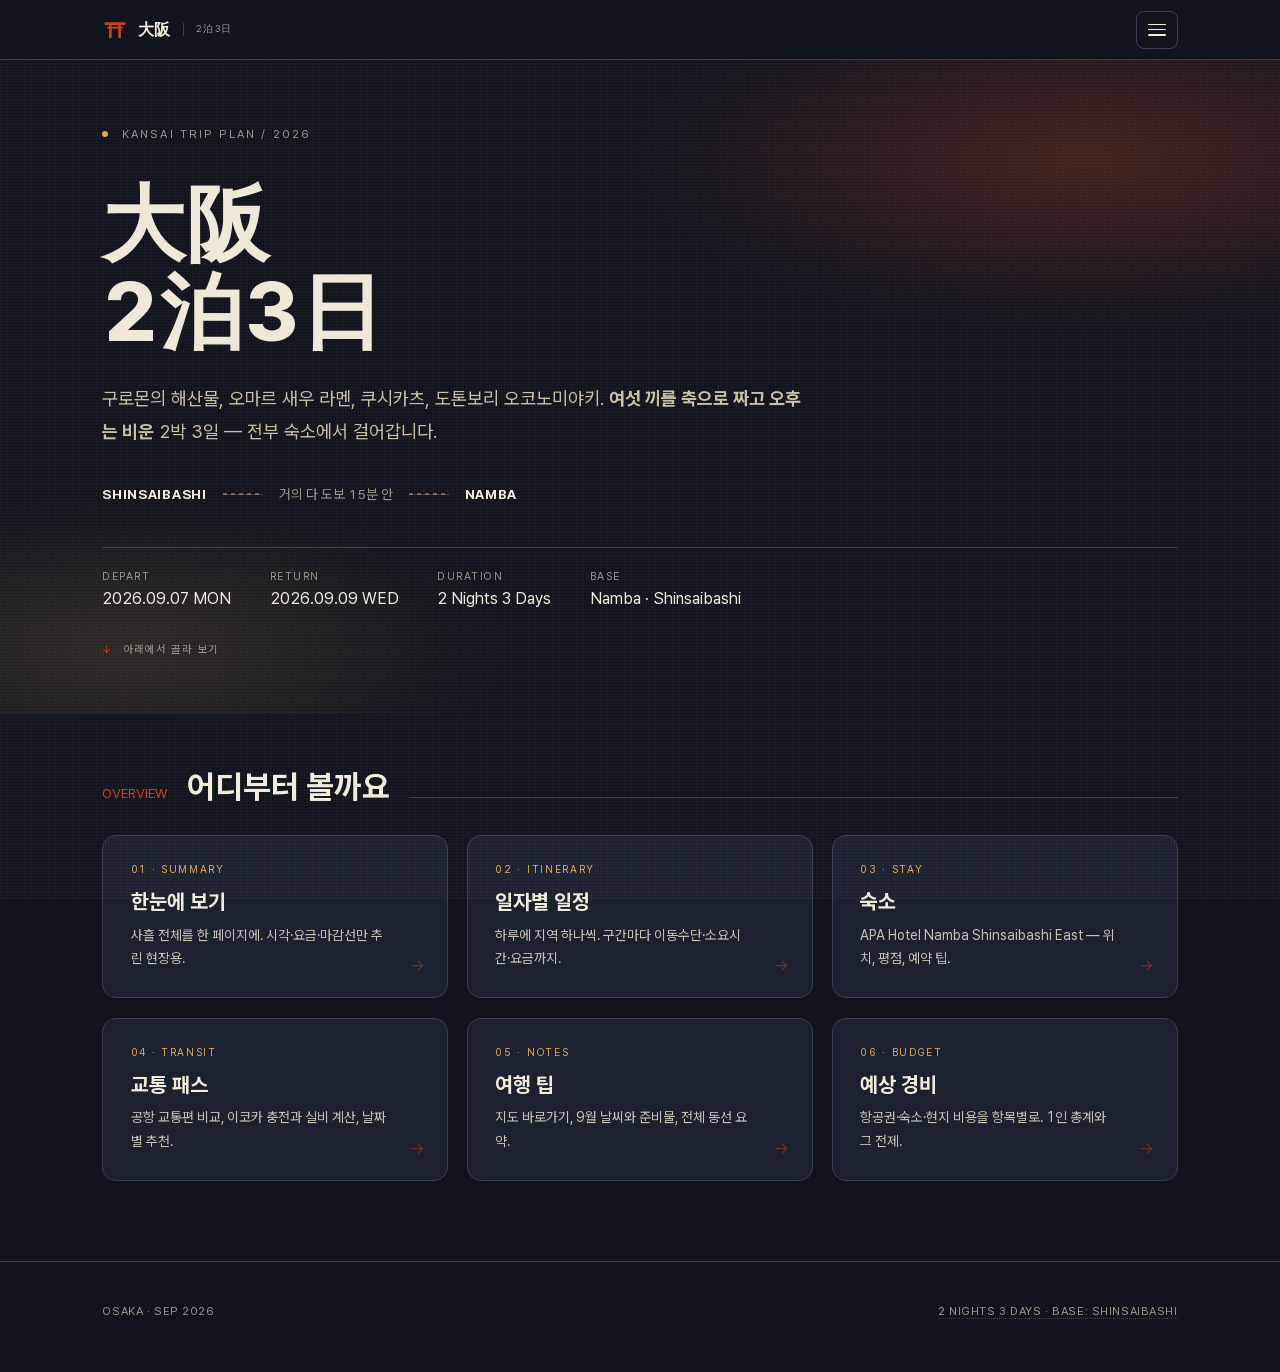
<file: index.html>
<!DOCTYPE html>
<html lang="ko">
<head>
<meta charset="UTF-8">
<meta name="viewport" content="width=device-width, initial-scale=1.0, viewport-fit=cover">
<title>大阪 | 오사카 2박3일</title>

<meta name="description" content="2026년 9월 7일~9일, 오사카 2박 3일 먹는 일정. 구로몬·이마이·오마르 새우 라멘·쿠시카츠·오코노미야키를 한 곳에.">
<meta name="theme-color" content="#11141D">
<meta name="color-scheme" content="dark">
<link rel="canonical" href="https://osaka-kyoto-2026.vercel.app/">

<meta property="og:type" content="website">
<meta property="og:site_name" content="OSAKA · SEP 2026">
<meta property="og:title" content="大阪 | 오사카 2박3일">
<meta property="og:description" content="2026년 9월 7일~9일, 오사카 2박 3일 먹는 일정. 구로몬·이마이·오마르 새우 라멘·쿠시카츠·오코노미야키를 한 곳에.">
<meta property="og:url" content="https://osaka-kyoto-2026.vercel.app/">
<meta property="og:locale" content="ko_KR">
<meta name="twitter:card" content="summary">
<meta name="twitter:title" content="大阪 | 오사카 2박3일">
<meta name="twitter:description" content="2026년 9월 7일~9일, 오사카 2박 3일 먹는 일정. 구로몬·이마이·오마르 새우 라멘·쿠시카츠·오코노미야키를 한 곳에.">

<link rel="icon" href="data:image/svg+xml,%3Csvg xmlns='http://www.w3.org/2000/svg' viewBox='0 0 32 32'%3E%3Crect width='32' height='32' rx='7' fill='%2311141D'/%3E%3Cg fill='%23C6401F'%3E%3Crect x='3' y='6.5' width='26' height='3.2' rx='1.4'/%3E%3Crect x='6.5' y='12' width='19' height='2.3'/%3E%3Crect x='8.6' y='9.7' width='3.4' height='16.3'/%3E%3Crect x='20' y='9.7' width='3.4' height='16.3'/%3E%3C/g%3E%3C/svg%3E">
<link rel="apple-touch-icon" href="data:image/svg+xml,%3Csvg xmlns='http://www.w3.org/2000/svg' viewBox='0 0 32 32'%3E%3Crect width='32' height='32' rx='7' fill='%2311141D'/%3E%3Cg fill='%23C6401F'%3E%3Crect x='3' y='6.5' width='26' height='3.2' rx='1.4'/%3E%3Crect x='6.5' y='12' width='19' height='2.3'/%3E%3Crect x='8.6' y='9.7' width='3.4' height='16.3'/%3E%3Crect x='20' y='9.7' width='3.4' height='16.3'/%3E%3C/g%3E%3C/svg%3E">
<link rel="preload" href="assets/fonts/Pretendard-subset.woff2" as="font" type="font/woff2" crossorigin>
<link rel="stylesheet" href="assets/style.css">
</head>
<body>
<div class="grain"></div>

<header class="topbar">
  <a class="brand" href="index.html" aria-label="홈으로">
    <svg class="brand-mark" viewBox="0 0 32 32" aria-hidden="true" focusable="false"><g fill="currentColor"><rect x="3" y="6.5" width="26" height="3.2" rx="1.4"/><rect x="6.5" y="12" width="19" height="2.3"/><rect x="8.6" y="9.7" width="3.4" height="16.3"/><rect x="20" y="9.7" width="3.4" height="16.3"/></g></svg>
    <span class="brand-text">大阪</span>
    <span class="brand-sub">2泊3日</span>
  </a>
  <button class="menu-btn" type="button" aria-label="메뉴 열기" aria-expanded="false" aria-controls="sitemenu">
    <span class="bars" aria-hidden="true"><i></i><i></i><i></i></span>
  </button>
</header>

<nav class="menu" id="sitemenu" aria-label="사이트 메뉴" hidden>
  <div class="menu-inner">
    <div class="menu-eyebrow">Kansai Trip Plan / 2026</div>
    <ul class="menu-list">
      <li>
        <a class="menu-link" href="index.html"><span class="n">00</span><span class="t">홈</span><span class="d">Overview</span></a>
      </li>
      <li>
        <a class="menu-link" href="summary.html"><span class="n">01</span><span class="t">한눈에 보기</span><span class="d">Summary</span></a>
      </li>
      <li>
        <a class="menu-link" href="itinerary.html"><span class="n">02</span><span class="t">일자별 일정</span><span class="d">Itinerary</span></a>
        <ul class="menu-days">
          <li><a href="day-1.html"><span class="dn">DAY 1</span>구로몬 &amp; 도톤보리 밤</a></li>
          <li><a href="day-2.html"><span class="dn">DAY 2</span>라멘 &amp; 쿠시카츠</a></li>
          <li><a href="day-3.html"><span class="dn">DAY 3</span>스시와 커피로 마무리</a></li>
        </ul>
      </li>
      <li>
        <a class="menu-link" href="stay.html"><span class="n">03</span><span class="t">숙소</span><span class="d">Stay</span></a>
      </li>
      <li>
        <a class="menu-link" href="transit.html"><span class="n">04</span><span class="t">교통 패스</span><span class="d">Transit</span></a>
      </li>
      <li>
        <a class="menu-link" href="notes.html"><span class="n">05</span><span class="t">여행 팁</span><span class="d">Notes</span></a>
      </li>
      <li>
        <a class="menu-link" href="budget.html"><span class="n">06</span><span class="t">예상 경비</span><span class="d">Budget</span></a>
      </li>
    </ul>
  </div>
</nav>

<section class="hero">
  <div class="board"><span class="dot" aria-hidden="true"></span>KANSAI TRIP PLAN&nbsp;/&nbsp;2026</div>
  <h1>大阪<br>2泊3日</h1>
  <p class="sub">구로몬의 해산물, 오마르 새우 라멘, 쿠시카츠, 도톤보리 오코노미야키. <b>여섯 끼를 축으로 짜고 오후는 비운</b> 2박 3일 — 전부 숙소에서 걸어갑니다.</p>

  <div class="route">
    <span class="stop">SHINSAIBASHI</span>
    <span class="track" aria-hidden="true"></span>
    <span>거의 다 도보 15분 안</span>
    <span class="track" aria-hidden="true"></span>
    <span class="stop">NAMBA</span>
  </div>

  <div class="hero-meta">
    <div><span class="label">Depart</span><span class="val">2026.09.07 MON</span></div>
    <div><span class="label">Return</span><span class="val">2026.09.09 WED</span></div>
    <div><span class="label">Duration</span><span class="val">2 Nights 3 Days</span></div>
    <div><span class="label">Base</span><span class="val">Namba · Shinsaibashi</span></div>
  </div>

  <div class="hero-scroll"><span class="arrow" aria-hidden="true">↓</span>아래에서 골라 보기</div>
</section>

<div class="section-head">
  <span class="num">OVERVIEW</span>
  <h2>어디부터 볼까요</h2>
  <span class="line" aria-hidden="true"></span>
</div>

<div class="nav-grid">
  <a class="nav-card reveal" href="summary.html">
    <span class="n">01 · Summary</span>
    <h3>한눈에 보기</h3>
    <p>사흘 전체를 한 페이지에. 시각·요금·마감선만 추린 현장용.</p>
  </a>
  <a class="nav-card reveal" href="itinerary.html">
    <span class="n">02 · Itinerary</span>
    <h3>일자별 일정</h3>
    <p>하루에 지역 하나씩. 구간마다 이동수단·소요시간·요금까지.</p>
  </a>
  <a class="nav-card reveal" href="stay.html">
    <span class="n">03 · Stay</span>
    <h3>숙소</h3>
    <p>APA Hotel Namba Shinsaibashi East — 위치, 평점, 예약 팁.</p>
  </a>
  <a class="nav-card reveal" href="transit.html">
    <span class="n">04 · Transit</span>
    <h3>교통 패스</h3>
    <p>공항 교통편 비교, 이코카 충전과 실비 계산, 날짜별 추천.</p>
  </a>
  <a class="nav-card reveal" href="notes.html">
    <span class="n">05 · Notes</span>
    <h3>여행 팁</h3>
    <p>지도 바로가기, 9월 날씨와 준비물, 전체 동선 요약.</p>
  </a>
  <a class="nav-card reveal" href="budget.html">
    <span class="n">06 · Budget</span>
    <h3>예상 경비</h3>
    <p>항공권·숙소·현지 비용을 항목별로. 1인 총계와 그 전제.</p>
  </a>
</div>

<footer>
  <span>OSAKA · SEP 2026</span>
  <span><a href="index.html">2 NIGHTS 3 DAYS · BASE: SHINSAIBASHI</a></span>
</footer>

<script src="assets/nav.js"></script>
</body>
</html>
</file>
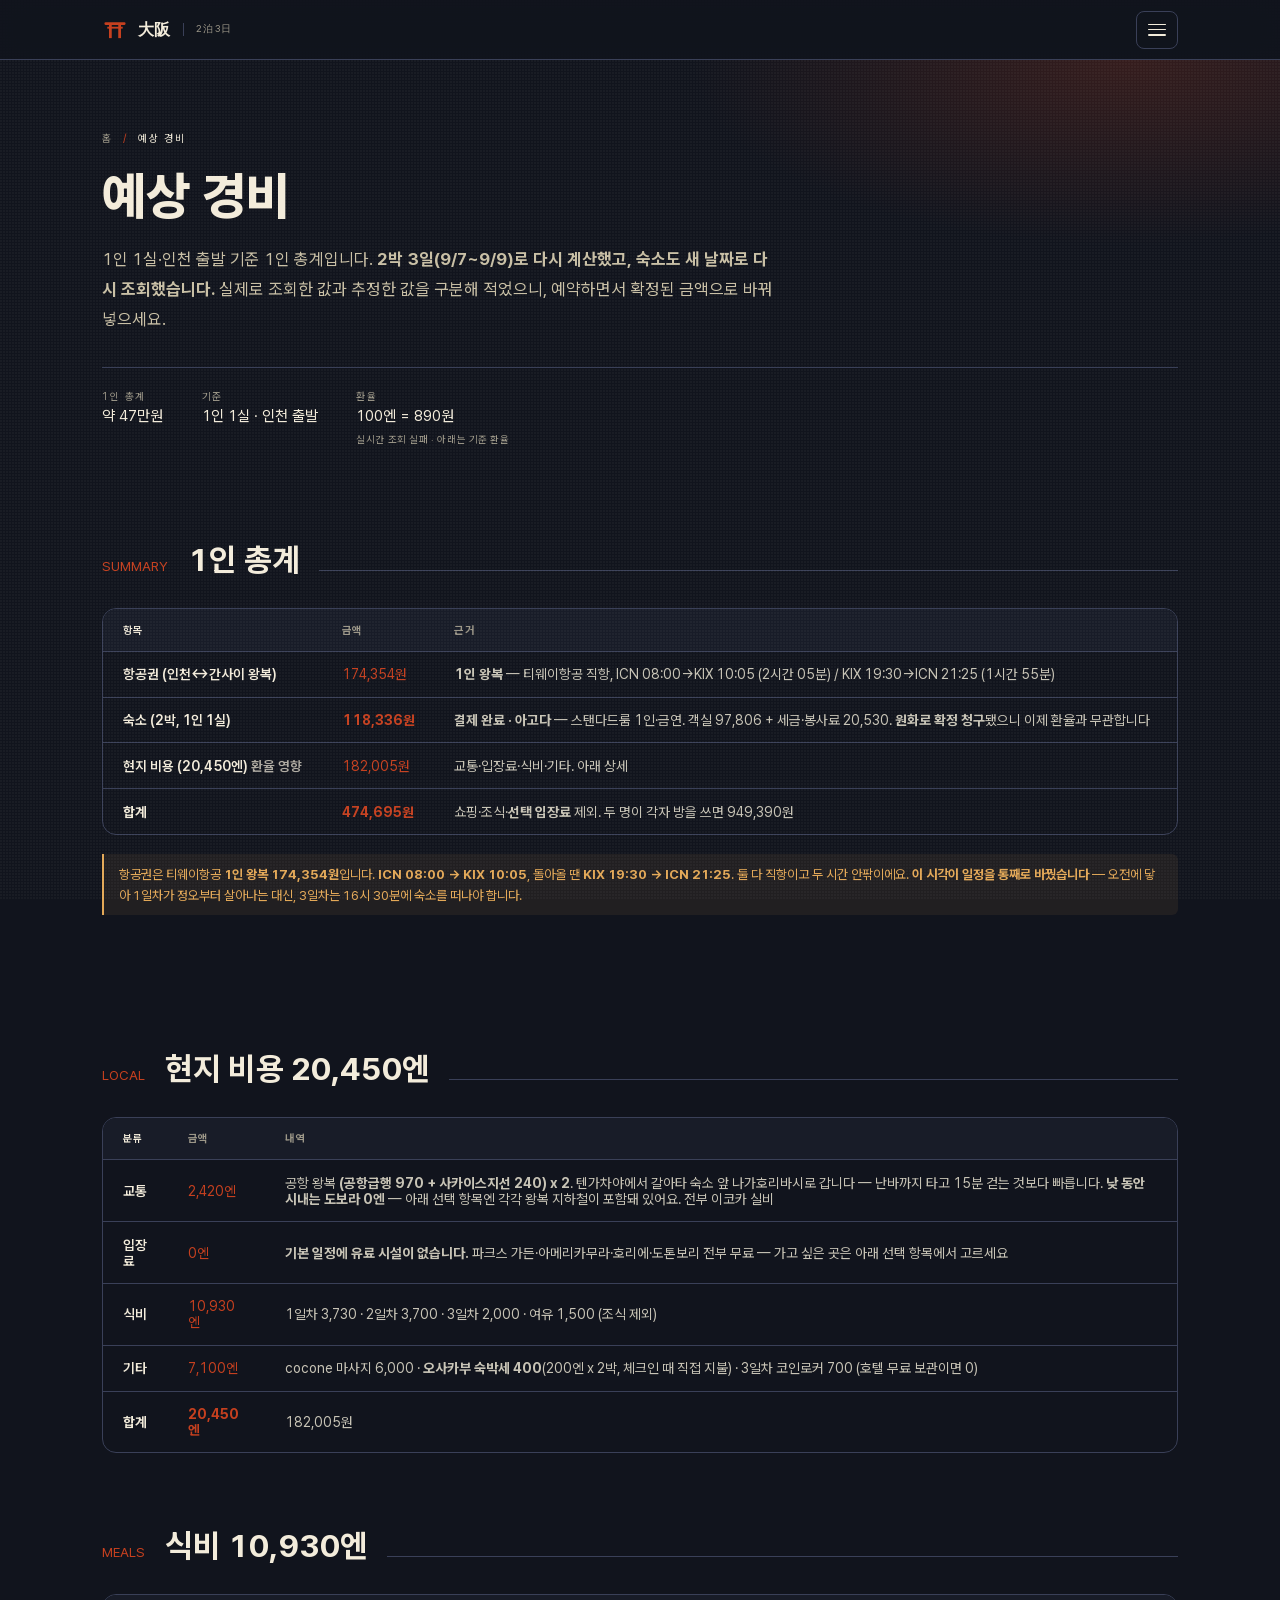
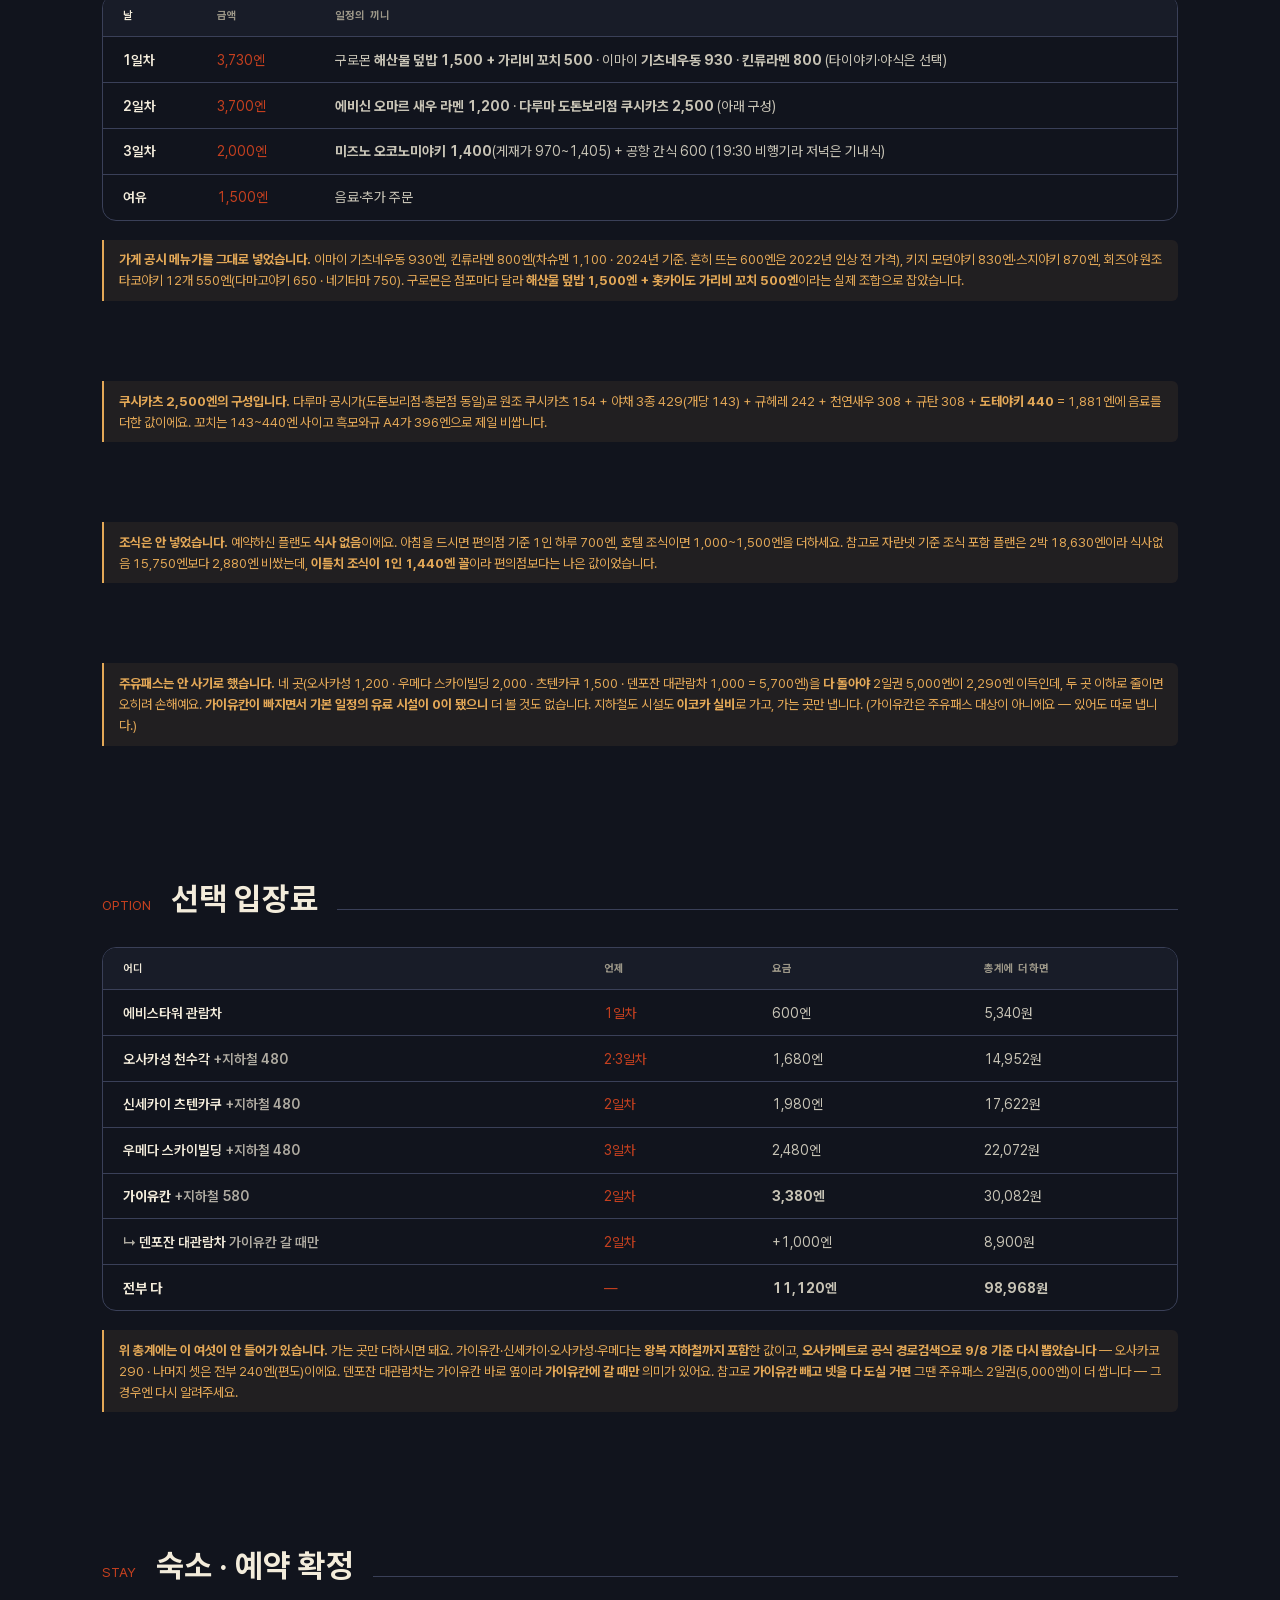
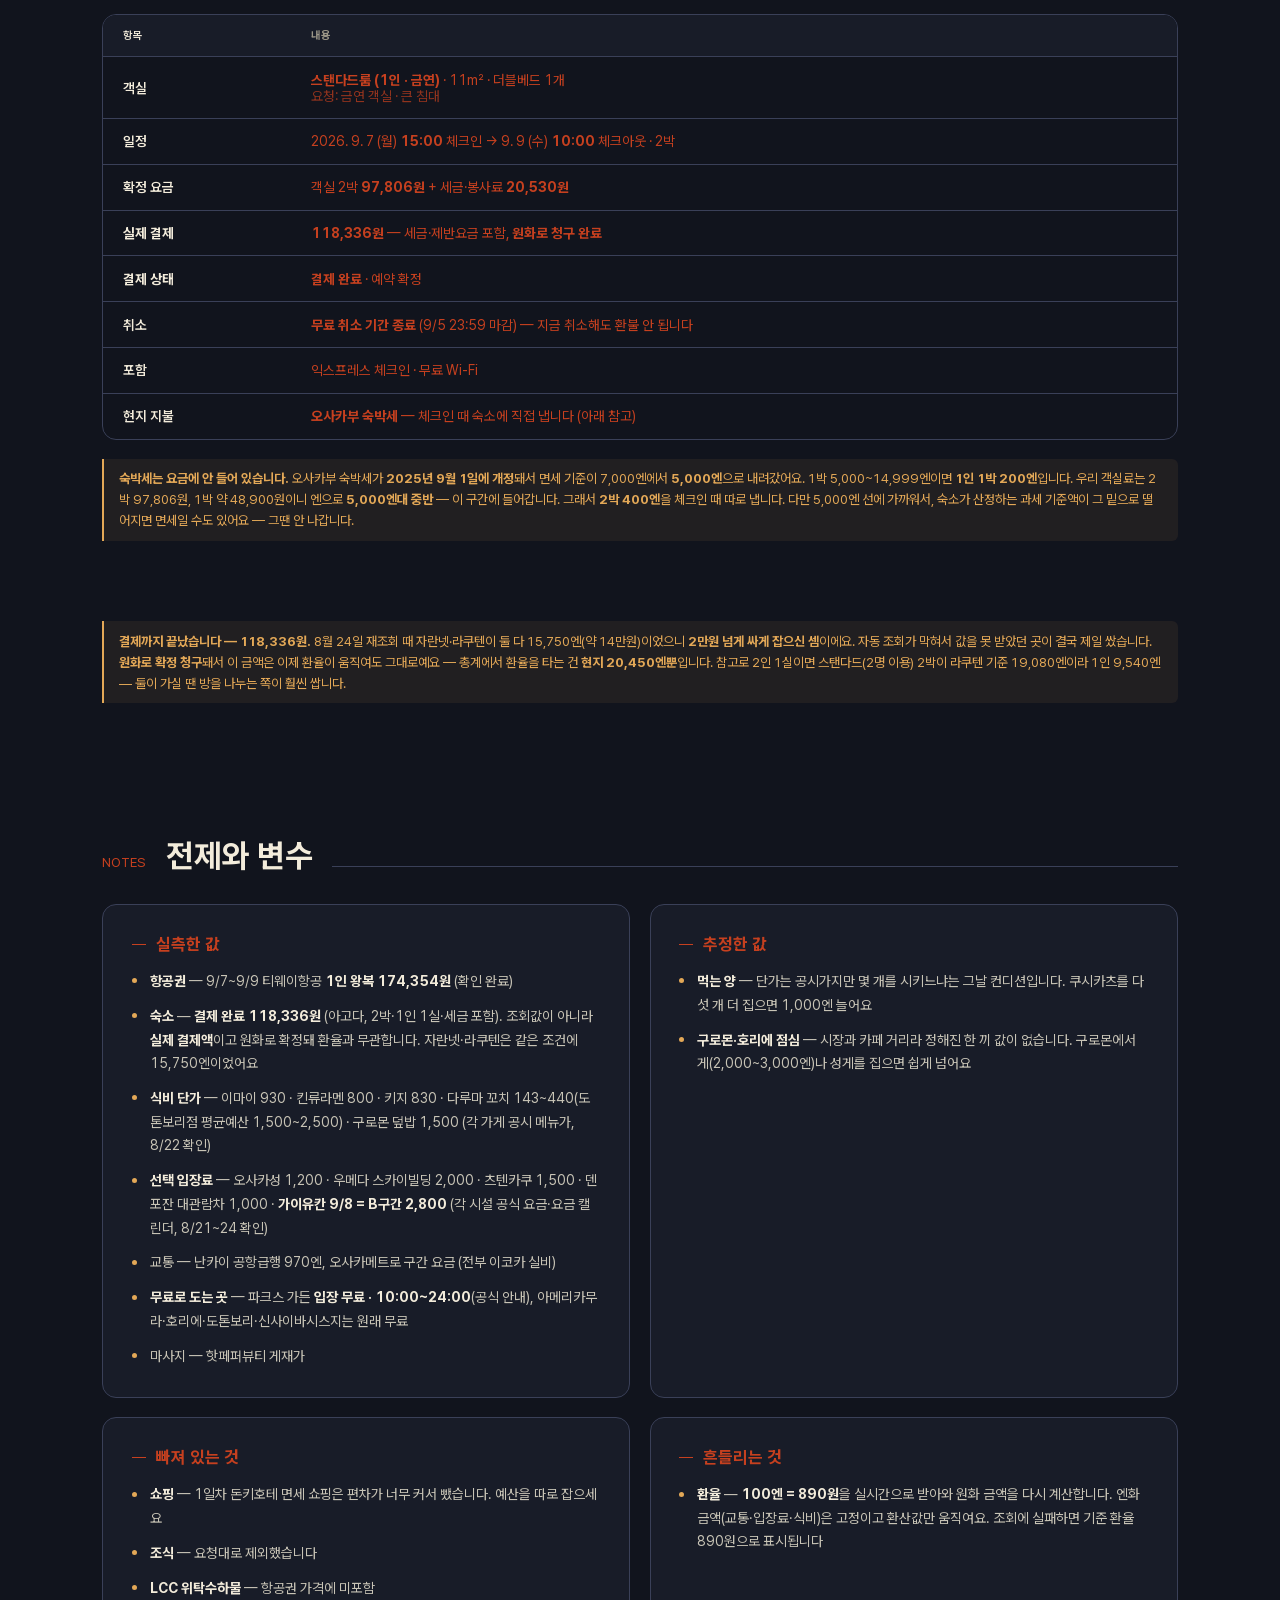
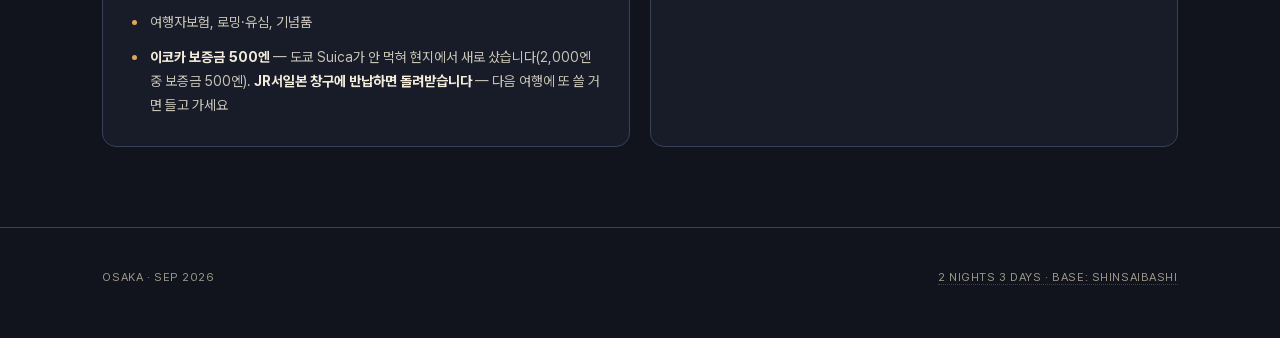
<file: budget.html>
<!DOCTYPE html>
<html lang="ko">
<head>
<meta charset="UTF-8">
<meta name="viewport" content="width=device-width, initial-scale=1.0, viewport-fit=cover">
<title>예상 경비 | 大阪 2泊3日</title>

<meta name="description" content="오사카 2박 3일 예상 경비. 항공권·숙소·현지 비용을 항목별로 나눠 계산한 1인 총계와 그 전제.">
<meta name="theme-color" content="#11141D">
<meta name="color-scheme" content="dark">
<link rel="canonical" href="https://osaka-kyoto-2026.vercel.app/budget.html">

<meta property="og:type" content="website">
<meta property="og:site_name" content="OSAKA · SEP 2026">
<meta property="og:title" content="예상 경비 | 大阪 2泊3日">
<meta property="og:description" content="오사카 2박 3일 예상 경비. 항공권·숙소·현지 비용을 항목별로 나눠 계산한 1인 총계와 그 전제.">
<meta property="og:url" content="https://osaka-kyoto-2026.vercel.app/budget.html">
<meta property="og:locale" content="ko_KR">
<meta name="twitter:card" content="summary">
<meta name="twitter:title" content="예상 경비 | 大阪 2泊3日">
<meta name="twitter:description" content="오사카 2박 3일 예상 경비. 항공권·숙소·현지 비용을 항목별로 나눠 계산한 1인 총계와 그 전제.">

<link rel="icon" href="data:image/svg+xml,%3Csvg xmlns='http://www.w3.org/2000/svg' viewBox='0 0 32 32'%3E%3Crect width='32' height='32' rx='7' fill='%2311141D'/%3E%3Cg fill='%23C6401F'%3E%3Crect x='3' y='6.5' width='26' height='3.2' rx='1.4'/%3E%3Crect x='6.5' y='12' width='19' height='2.3'/%3E%3Crect x='8.6' y='9.7' width='3.4' height='16.3'/%3E%3Crect x='20' y='9.7' width='3.4' height='16.3'/%3E%3C/g%3E%3C/svg%3E">
<link rel="apple-touch-icon" href="data:image/svg+xml,%3Csvg xmlns='http://www.w3.org/2000/svg' viewBox='0 0 32 32'%3E%3Crect width='32' height='32' rx='7' fill='%2311141D'/%3E%3Cg fill='%23C6401F'%3E%3Crect x='3' y='6.5' width='26' height='3.2' rx='1.4'/%3E%3Crect x='6.5' y='12' width='19' height='2.3'/%3E%3Crect x='8.6' y='9.7' width='3.4' height='16.3'/%3E%3Crect x='20' y='9.7' width='3.4' height='16.3'/%3E%3C/g%3E%3C/svg%3E">
<link rel="preload" href="assets/fonts/Pretendard-subset.woff2" as="font" type="font/woff2" crossorigin>
<link rel="stylesheet" href="assets/style.css">
</head>
<body>
<div class="grain"></div>

<header class="topbar">
  <a class="brand" href="index.html" aria-label="홈으로">
    <svg class="brand-mark" viewBox="0 0 32 32" aria-hidden="true" focusable="false"><g fill="currentColor"><rect x="3" y="6.5" width="26" height="3.2" rx="1.4"/><rect x="6.5" y="12" width="19" height="2.3"/><rect x="8.6" y="9.7" width="3.4" height="16.3"/><rect x="20" y="9.7" width="3.4" height="16.3"/></g></svg>
    <span class="brand-text">大阪</span>
    <span class="brand-sub">2泊3日</span>
  </a>
  <button class="menu-btn" type="button" aria-label="메뉴 열기" aria-expanded="false" aria-controls="sitemenu">
    <span class="bars" aria-hidden="true"><i></i><i></i><i></i></span>
  </button>
</header>

<nav class="menu" id="sitemenu" aria-label="사이트 메뉴" hidden>
  <div class="menu-inner">
    <div class="menu-eyebrow">Kansai Trip Plan / 2026</div>
    <ul class="menu-list">
      <li>
        <a class="menu-link" href="index.html"><span class="n">00</span><span class="t">홈</span><span class="d">Overview</span></a>
      </li>
      <li>
        <a class="menu-link" href="summary.html"><span class="n">01</span><span class="t">한눈에 보기</span><span class="d">Summary</span></a>
      </li>
      <li>
        <a class="menu-link" href="itinerary.html"><span class="n">02</span><span class="t">일자별 일정</span><span class="d">Itinerary</span></a>
        <ul class="menu-days">
          <li><a href="day-1.html"><span class="dn">DAY 1</span>구로몬 &amp; 도톤보리 밤</a></li>
          <li><a href="day-2.html"><span class="dn">DAY 2</span>라멘 &amp; 쿠시카츠</a></li>
          <li><a href="day-3.html"><span class="dn">DAY 3</span>스시와 커피로 마무리</a></li>
        </ul>
      </li>
      <li>
        <a class="menu-link" href="stay.html"><span class="n">03</span><span class="t">숙소</span><span class="d">Stay</span></a>
      </li>
      <li>
        <a class="menu-link" href="transit.html"><span class="n">04</span><span class="t">교통 패스</span><span class="d">Transit</span></a>
      </li>
      <li>
        <a class="menu-link" href="notes.html"><span class="n">05</span><span class="t">여행 팁</span><span class="d">Notes</span></a>
      </li>
      <li>
        <a class="menu-link" href="budget.html"><span class="n">06</span><span class="t">예상 경비</span><span class="d">Budget</span></a>
      </li>
    </ul>
  </div>
</nav>

<section class="page-hero">
  <nav class="crumb" aria-label="현재 위치">
    <a href="index.html">홈</a>
    <span class="sep" aria-hidden="true">/</span>
    <span class="cur" aria-current="page">예상 경비</span>
  </nav>
  <h1>예상 경비</h1>
  <p class="lead">1인 1실·인천 출발 기준 1인 총계입니다. <b>2박 3일(9/7~9/9)로 다시 계산했고, 숙소도 새 날짜로 다시 조회했습니다.</b> 실제로 조회한 값과 추정한 값을 구분해 적었으니, 예약하면서 확정된 금액으로 바꿔 넣으세요.</p>
  <div class="facts">
    <div><span class="label">1인 총계</span><span class="val" data-jpy="20450" data-krw-base="292690" data-krw-round>약 47만원</span></div>
    <div><span class="label">기준</span><span class="val">1인 1실 · 인천 출발</span></div>
    <div><span class="label">환율</span><span class="val" data-fx-rate>100엔 = 890원</span><span class="fx-note" data-fx-note>기준 환율</span></div>
  </div>
</section>

<div class="section-head">
  <span class="num">SUMMARY</span>
  <h2>1인 총계</h2>
  <span class="line" aria-hidden="true"></span>
</div>

<div class="transit-plan tight reveal">
  <table>
    <thead>
      <tr><th scope="col">항목</th><th scope="col">금액</th><th scope="col">근거</th></tr>
    </thead>
    <tbody>
      <tr><td>항공권 (인천↔간사이 왕복)</td><td>174,354원</td><td><b>1인 왕복</b> — 티웨이항공 직항, ICN 08:00→KIX 10:05 (2시간 05분) / KIX 19:30→ICN 21:25 (1시간 55분)</td></tr>
      <tr><td>숙소 (2박, 1인 1실)</td><td><b>118,336원</b></td><td><b>결제 완료 · 아고다</b> — 스탠다드룸 1인·금연. 객실 97,806 + 세금·봉사료 20,530. <b>원화로 확정 청구</b>됐으니 이제 환율과 무관합니다</td></tr>
      <tr><td>현지 비용 (20,450엔) <span style="opacity:.7">환율 영향</span></td><td data-jpy="20450">182,005원</td><td>교통·입장료·식비·기타. 아래 상세</td></tr>
      <tr><td><b>합계</b></td><td><b data-jpy="20450" data-krw-base="292690">474,695원</b></td><td>쇼핑·조식·<b>선택 입장료</b> 제외. 두 명이 각자 방을 쓰면 <span data-jpy="40900" data-krw-base="585380">949,390원</span></td></tr>
    </tbody>
  </table>
</div>

<div class="note-block reveal">
  <p class="tip">항공권은 티웨이항공 <b>1인 왕복 174,354원</b>입니다. <b>ICN 08:00 → KIX 10:05</b>, 돌아올 땐 <b>KIX 19:30 → ICN 21:25</b>. 둘 다 직항이고 두 시간 안팎이에요. <b>이 시각이 일정을 통째로 바꿨습니다</b> — 오전에 닿아 1일차가 정오부터 살아나는 대신, 3일차는 16시 30분에 숙소를 떠나야 합니다.</p>
</div>

<div class="section-head">
  <span class="num">LOCAL</span>
  <h2>현지 비용 20,450엔</h2>
  <span class="line" aria-hidden="true"></span>
</div>

<div class="transit-plan tight reveal">
  <table>
    <thead>
      <tr><th scope="col">분류</th><th scope="col">금액</th><th scope="col">내역</th></tr>
    </thead>
    <tbody>
      <tr><td>교통</td><td>2,420엔</td><td>공항 왕복 <b>(공항급행 970 + 사카이스지선 240) x 2</b>. 텐가차야에서 갈아타 숙소 앞 나가호리바시로 갑니다 — 난바까지 타고 15분 걷는 것보다 빠릅니다. <b>낮 동안 시내는 도보라 0엔</b> — 아래 선택 항목엔 각각 왕복 지하철이 포함돼 있어요. 전부 이코카 실비</td></tr>
      <tr><td>입장료</td><td>0엔</td><td><b>기본 일정에 유료 시설이 없습니다.</b> 파크스 가든·아메리카무라·호리에·도톤보리 전부 무료 — 가고 싶은 곳은 아래 선택 항목에서 고르세요</td></tr>
      <tr><td>식비</td><td>10,930엔</td><td>1일차 3,730 · 2일차 3,700 · 3일차 2,000 · 여유 1,500 (조식 제외)</td></tr>
      <tr><td>기타</td><td>7,100엔</td><td>cocone 마사지 6,000 · <b>오사카부 숙박세 400</b>(200엔 x 2박, 체크인 때 직접 지불) · 3일차 코인로커 700 (호텔 무료 보관이면 0)</td></tr>
      <tr><td><b>합계</b></td><td><b>20,450엔</b></td><td data-jpy="20450">182,005원</td></tr>
    </tbody>
  </table>
</div>

<div class="section-head">
  <span class="num">MEALS</span>
  <h2>식비 10,930엔</h2>
  <span class="line" aria-hidden="true"></span>
</div>

<div class="transit-plan tight reveal">
  <table>
    <thead>
      <tr><th scope="col">날</th><th scope="col">금액</th><th scope="col">일정의 끼니</th></tr>
    </thead>
    <tbody>
      <tr><td>1일차</td><td>3,730엔</td><td>구로몬 <b>해산물 덮밥 1,500 + 가리비 꼬치 500</b> · 이마이 <b>기츠네우동 930</b> · <b>킨류라멘 800</b> (타이야키·야식은 선택)</td></tr>
      <tr><td>2일차</td><td>3,700엔</td><td><b>에비신 오마르 새우 라멘 1,200</b> · <b>다루마 도톤보리점 쿠시카츠 2,500</b> (아래 구성)</td></tr>
      <tr><td>3일차</td><td>2,000엔</td><td><b>미즈노 오코노미야키 1,400</b>(게재가 970~1,405) + 공항 간식 600 (19:30 비행기라 저녁은 기내식)</td></tr>
      <tr><td>여유</td><td>1,500엔</td><td>음료·추가 주문</td></tr>
    </tbody>
  </table>
</div>

<div class="note-block reveal">
  <p class="tip"><b>가게 공시 메뉴가를 그대로 넣었습니다.</b> 이마이 기츠네우동 930엔, 킨류라멘 800엔(차슈멘 1,100 · 2024년 기준. 흔히 뜨는 600엔은 2022년 인상 전 가격), 키지 모던야키 830엔·스지야키 870엔, 회즈야 원조 타코야키 12개 550엔(다마고야키 650 · 네기타마 750). 구로몬은 점포마다 달라 <b>해산물 덮밥 1,500엔 + 홋카이도 가리비 꼬치 500엔</b>이라는 실제 조합으로 잡았습니다.</p>
</div>

<div class="note-block reveal">
  <p class="tip"><b>쿠시카츠 2,500엔의 구성입니다.</b> 다루마 공시가(도톤보리점·총본점 동일)로 원조 쿠시카츠 154 + 야채 3종 429(개당 143) + 규헤레 242 + 천연새우 308 + 규탄 308 + <b>도테야키 440</b> = 1,881엔에 음료를 더한 값이에요. 꼬치는 143~440엔 사이고 흑모와규 A4가 396엔으로 제일 비쌉니다.</p>
</div>

<div class="note-block reveal">
  <p class="tip"><b>조식은 안 넣었습니다.</b> 예약하신 플랜도 <b>식사 없음</b>이에요. 아침을 드시면 편의점 기준 1인 하루 700엔, 호텔 조식이면 1,000~1,500엔을 더하세요. 참고로 자란넷 기준 조식 포함 플랜은 2박 18,630엔이라 식사없음 15,750엔보다 2,880엔 비쌌는데, <b>이틀치 조식이 1인 1,440엔 꼴</b>이라 편의점보다는 나은 값이었습니다.</p>
</div>

<div class="note-block reveal">
  <p class="tip"><b>주유패스는 안 사기로 했습니다.</b> 네 곳(오사카성 1,200 · 우메다 스카이빌딩 2,000 · 츠텐카쿠 1,500 · 덴포잔 대관람차 1,000 = 5,700엔)을 <b>다 돌아야</b> 2일권 5,000엔이 2,290엔 이득인데, 두 곳 이하로 줄이면 오히려 손해예요. <b>가이유칸이 빠지면서 기본 일정의 유료 시설이 0이 됐으니</b> 더 볼 것도 없습니다. 지하철도 시설도 <b>이코카 실비</b>로 가고, 가는 곳만 냅니다. (가이유칸은 주유패스 대상이 아니에요 — 있어도 따로 냅니다.)</p>
</div>

<div class="section-head">
  <span class="num">OPTION</span>
  <h2>선택 입장료</h2>
  <span class="line" aria-hidden="true"></span>
</div>

<div class="transit-plan tight reveal">
  <table>
    <thead>
      <tr><th scope="col">어디</th><th scope="col">언제</th><th scope="col">요금</th><th scope="col">총계에 더하면</th></tr>
    </thead>
    <tbody>
      <tr><td>에비스타워 관람차</td><td>1일차</td><td>600엔</td><td><span data-jpy="600">5,340원</span></td></tr>
      <tr><td>오사카성 천수각 <span style="opacity:.7">+지하철 480</span></td><td>2·3일차</td><td>1,680엔</td><td><span data-jpy="1680">14,952원</span></td></tr>
      <tr><td>신세카이 츠텐카쿠 <span style="opacity:.7">+지하철 480</span></td><td>2일차</td><td>1,980엔</td><td><span data-jpy="1980">17,622원</span></td></tr>
      <tr><td>우메다 스카이빌딩 <span style="opacity:.7">+지하철 480</span></td><td>3일차</td><td>2,480엔</td><td><span data-jpy="2480">22,072원</span></td></tr>
      <tr><td><b>가이유칸</b> <span style="opacity:.7">+지하철 580</span></td><td>2일차</td><td><b>3,380엔</b></td><td><span data-jpy="3380">30,082원</span></td></tr>
      <tr><td><span style="opacity:.7">↳</span> 덴포잔 대관람차 <span style="opacity:.7">가이유칸 갈 때만</span></td><td>2일차</td><td>+1,000엔</td><td><span data-jpy="1000">8,900원</span></td></tr>
      <tr><td><b>전부 다</b></td><td>—</td><td><b>11,120엔</b></td><td><b><span data-jpy="11120">98,968원</span></b></td></tr>
    </tbody>
  </table>
</div>

<div class="note-block reveal">
  <p class="tip"><b>위 총계에는 이 여섯이 안 들어가 있습니다.</b> 가는 곳만 더하시면 돼요. 가이유칸·신세카이·오사카성·우메다는 <b>왕복 지하철까지 포함</b>한 값이고, <b>오사카메트로 공식 경로검색으로 9/8 기준 다시 뽑았습니다</b> — 오사카코 290 · 나머지 셋은 전부 240엔(편도)이에요. 덴포잔 대관람차는 가이유칸 바로 옆이라 <b>가이유칸에 갈 때만</b> 의미가 있어요. 참고로 <b>가이유칸 빼고 넷을 다 도실 거면</b> 그땐 주유패스 2일권(5,000엔)이 더 쌉니다 — 그 경우엔 다시 알려주세요.</p>
</div>

<div class="section-head">
  <span class="num">STAY</span>
  <h2>숙소 · 예약 확정</h2>
  <span class="line" aria-hidden="true"></span>
</div>

<div class="transit-plan tight reveal">
  <table>
    <thead>
      <tr><th scope="col">항목</th><th scope="col">내용</th></tr>
    </thead>
    <tbody>
      <tr><td>객실</td><td><b>스탠다드룸 (1인 · 금연)</b> · 11m² · 더블베드 1개<br><span style="opacity:.7">요청: 금연 객실 · 큰 침대</span></td></tr>
      <tr><td>일정</td><td>2026. 9. 7 (월) <b>15:00</b> 체크인 → 9. 9 (수) <b>10:00</b> 체크아웃 · 2박</td></tr>
      <tr><td>확정 요금</td><td>객실 2박 <b>97,806원</b> + 세금·봉사료 <b>20,530원</b></td></tr>
      <tr><td><b>실제 결제</b></td><td><b>118,336원</b> — 세금·제반요금 포함, <b>원화로 청구 완료</b></td></tr>
      <tr><td><b>결제 상태</b></td><td><b>결제 완료</b> · 예약 확정</td></tr>
      <tr><td>취소</td><td><b>무료 취소 기간 종료</b> (9/5 23:59 마감) — 지금 취소해도 환불 안 됩니다</td></tr>
      <tr><td>포함</td><td>익스프레스 체크인 · 무료 Wi-Fi</td></tr>
      <tr><td>현지 지불</td><td><b>오사카부 숙박세</b> — 체크인 때 숙소에 직접 냅니다 (아래 참고)</td></tr>
    </tbody>
  </table>
</div>

<div class="note-block reveal">
  <p class="tip"><b>숙박세는 요금에 안 들어 있습니다.</b> 오사카부 숙박세가 <b>2025년 9월 1일에 개정</b>돼서 면세 기준이 7,000엔에서 <b>5,000엔</b>으로 내려갔어요. 1박 5,000~14,999엔이면 <b>1인 1박 200엔</b>입니다. 우리 객실료는 2박 97,806원, 1박 약 48,900원이니 엔으로 <b>5,000엔대 중반</b> — 이 구간에 들어갑니다. 그래서 <b>2박 400엔</b>을 체크인 때 따로 냅니다. 다만 5,000엔 선에 가까워서, 숙소가 산정하는 과세 기준액이 그 밑으로 떨어지면 면세일 수도 있어요 — 그땐 안 나갑니다.</p>
</div>

<div class="note-block reveal">
  <p class="tip"><b>결제까지 끝났습니다 — 118,336원.</b> 8월 24일 재조회 때 자란넷·라쿠텐이 둘 다 15,750엔(약 14만원)이었으니 <b>2만원 넘게 싸게 잡으신 셈</b>이에요. 자동 조회가 막혀서 값을 못 받았던 곳이 결국 제일 쌌습니다. <b>원화로 확정 청구</b>돼서 이 금액은 이제 환율이 움직여도 그대로예요 — 총계에서 환율을 타는 건 <b>현지 20,450엔뿐</b>입니다. 참고로 2인 1실이면 스탠다드(2명 이용) 2박이 라쿠텐 기준 19,080엔이라 1인 9,540엔 — 둘이 가실 땐 방을 나누는 쪽이 훨씬 쌉니다.</p>
</div>

<div class="section-head">
  <span class="num">NOTES</span>
  <h2>전제와 변수</h2>
  <span class="line" aria-hidden="true"></span>
</div>

<div class="info-grid">
  <div class="info-card reveal">
    <h3>실측한 값</h3>
    <ul>
      <li><b>항공권</b> — 9/7~9/9 티웨이항공 <b>1인 왕복 174,354원</b> (확인 완료)</li>
      <li><b>숙소</b> — <b>결제 완료 118,336원</b> (아고다, 2박·1인 1실·세금 포함). 조회값이 아니라 <b>실제 결제액</b>이고 원화로 확정돼 환율과 무관합니다. 자란넷·라쿠텐은 같은 조건에 15,750엔이었어요</li>
      <li><b>식비 단가</b> — 이마이 930 · 킨류라멘 800 · 키지 830 · 다루마 꼬치 143~440(도톤보리점 평균예산 1,500~2,500) · 구로몬 덮밥 1,500 (각 가게 공시 메뉴가, 8/22 확인)</li>
      <li><b>선택 입장료</b> — 오사카성 1,200 · 우메다 스카이빌딩 2,000 · 츠텐카쿠 1,500 · 덴포잔 대관람차 1,000 · <b>가이유칸 9/8 = B구간 2,800</b> (각 시설 공식 요금·요금 캘린더, 8/21~24 확인)</li>
      <li>교통 — 난카이 공항급행 970엔, 오사카메트로 구간 요금 (전부 이코카 실비)</li>
      <li><b>무료로 도는 곳</b> — 파크스 가든 <b>입장 무료 · 10:00~24:00</b>(공식 안내), 아메리카무라·호리에·도톤보리·신사이바시스지는 원래 무료</li>
      <li>마사지 — 핫페퍼뷰티 게재가</li>
    </ul>
  </div>
  <div class="info-card reveal">
    <h3>추정한 값</h3>
    <ul>
      <li><b>먹는 양</b> — 단가는 공시가지만 몇 개를 시키느냐는 그날 컨디션입니다. 쿠시카츠를 다섯 개 더 집으면 1,000엔 늘어요</li>
      <li><b>구로몬·호리에 점심</b> — 시장과 카페 거리라 정해진 한 끼 값이 없습니다. 구로몬에서 게(2,000~3,000엔)나 성게를 집으면 쉽게 넘어요</li>
    </ul>
  </div>
  <div class="info-card reveal">
    <h3>빠져 있는 것</h3>
    <ul>
      <li><b>쇼핑</b> — 1일차 돈키호테 면세 쇼핑은 편차가 너무 커서 뺐습니다. 예산을 따로 잡으세요</li>
      <li><b>조식</b> — 요청대로 제외했습니다</li>
      <li><b>LCC 위탁수하물</b> — 항공권 가격에 미포함</li>
      <li>여행자보험, 로밍·유심, 기념품</li>
      <li><b>이코카 보증금 500엔</b> — 도쿄 Suica가 안 먹혀 현지에서 새로 샀습니다(2,000엔 중 보증금 500엔). <b>JR서일본 창구에 반납하면 돌려받습니다</b> — 다음 여행에 또 쓸 거면 들고 가세요</li>
    </ul>
  </div>
  <div class="info-card reveal">
    <h3>흔들리는 것</h3>
    <ul>
      <li><b>환율</b> — <b data-fx-rate>100엔 = 890원</b>을 실시간으로 받아와 원화 금액을 다시 계산합니다. 엔화 금액(교통·입장료·식비)은 고정이고 환산값만 움직여요. 조회에 실패하면 기준 환율 890원으로 표시됩니다</li>
    </ul>
  </div>
</div>

<footer>
  <span>OSAKA · SEP 2026</span>
  <span><a href="index.html">2 NIGHTS 3 DAYS · BASE: SHINSAIBASHI</a></span>
</footer>

<script src="assets/nav.js"></script>
<script src="assets/fx.js"></script>
</body>
</html>
</file>
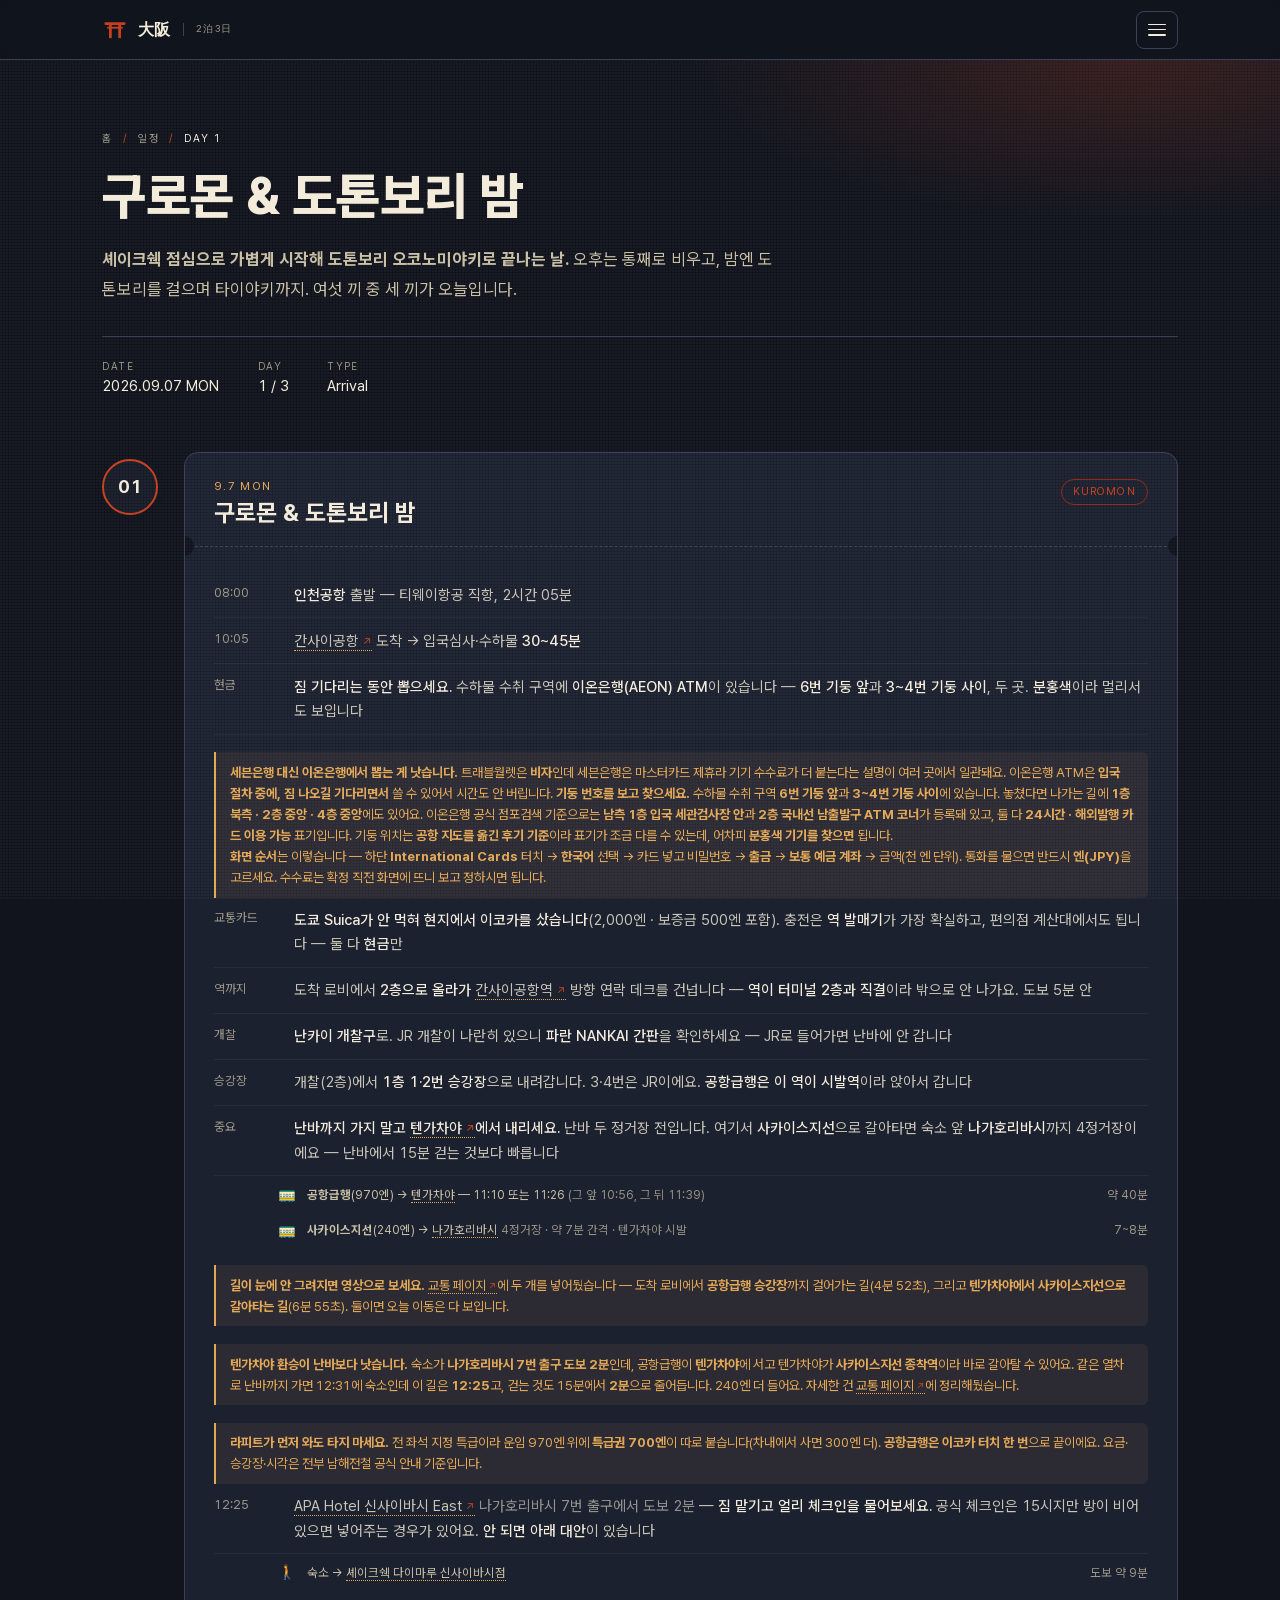
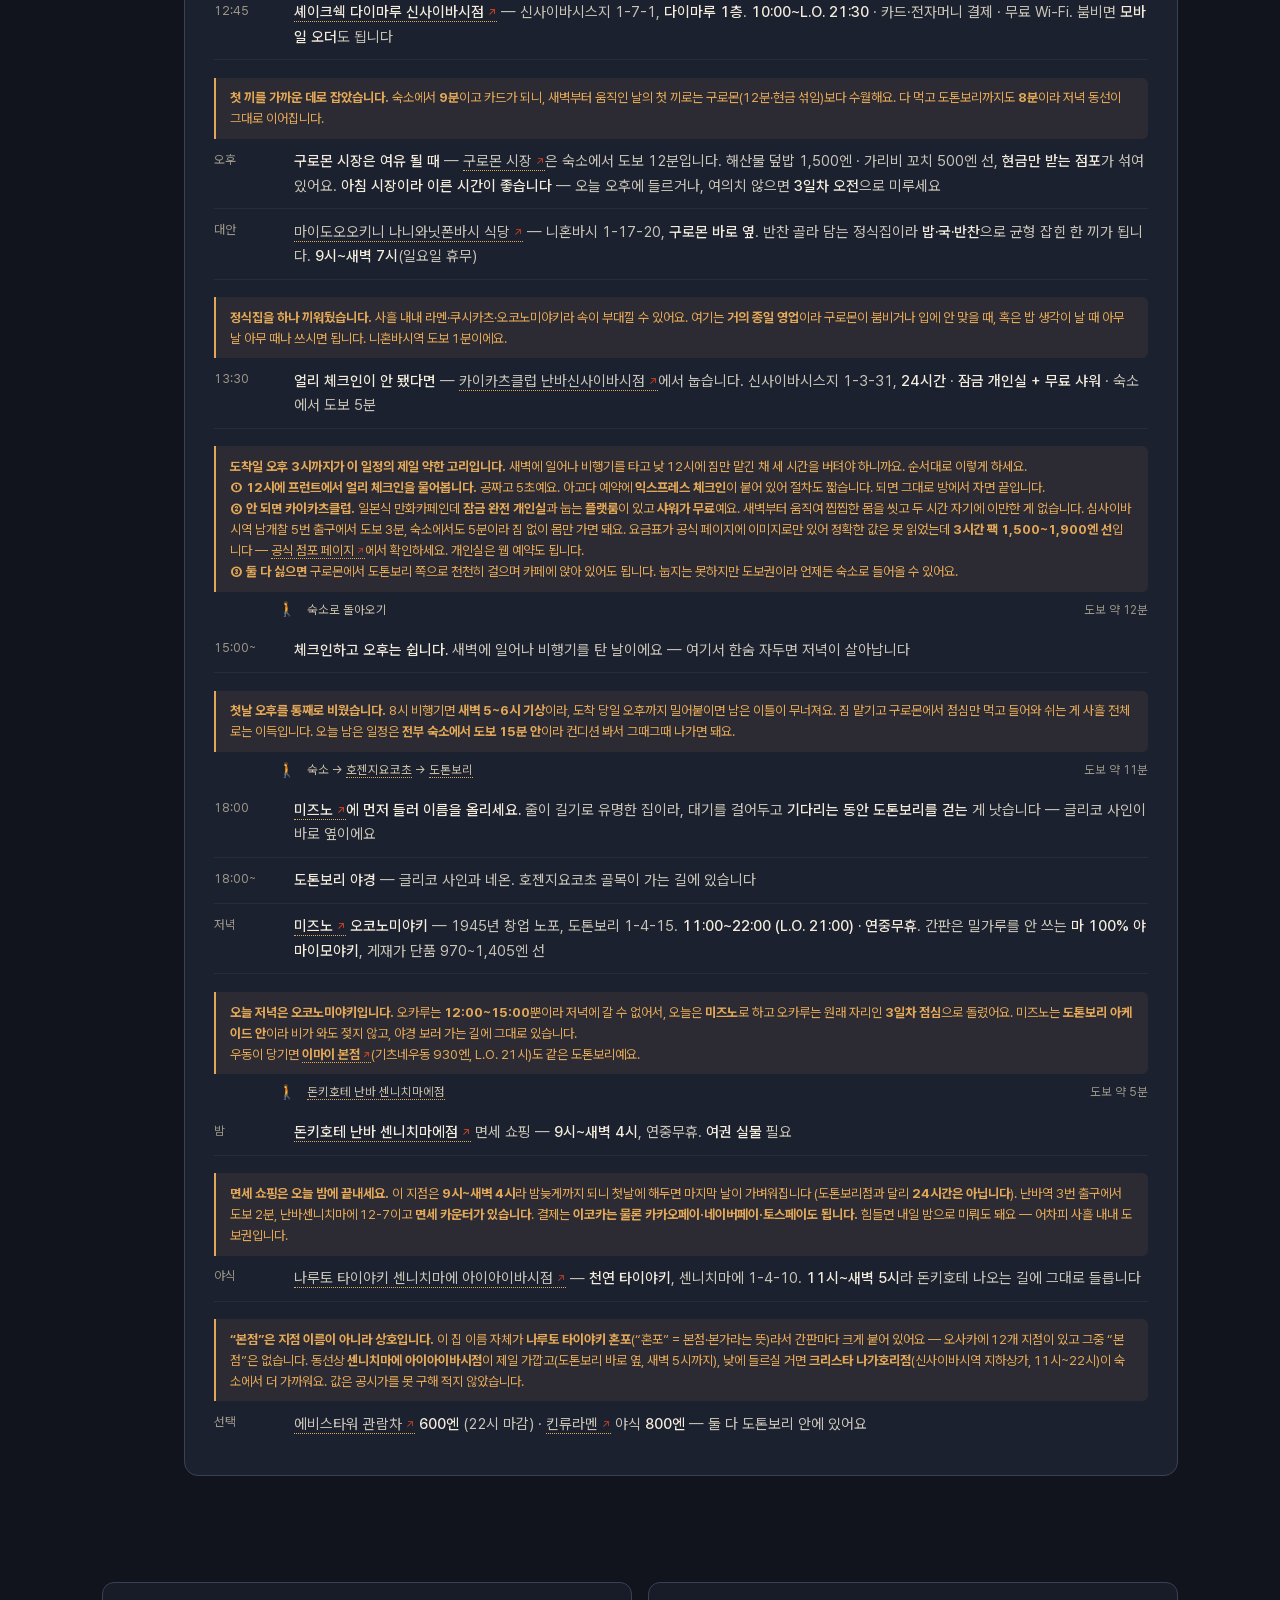
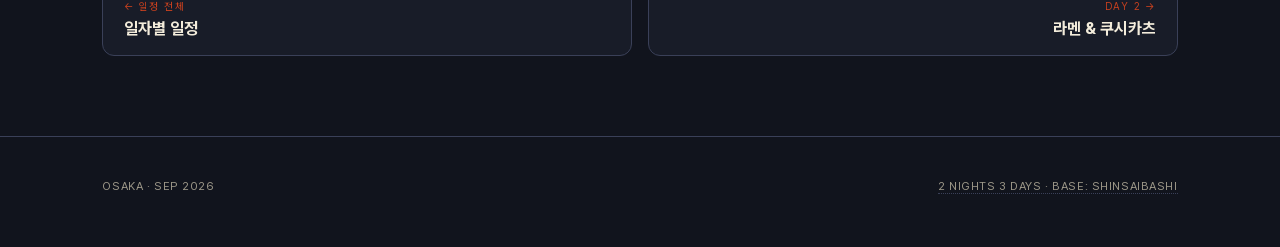
<file: day-1.html>
<!DOCTYPE html>
<html lang="ko">
<head>
<meta charset="UTF-8">
<meta name="viewport" content="width=device-width, initial-scale=1.0, viewport-fit=cover">
<title>DAY 1 · 구로몬 &amp; 도톤보리 밤 | 大阪 2泊3日</title>

<meta name="description" content="셰이크쉑 점심으로 가볍게 시작해 도톤보리 오코노미야키로 끝나는 날. 오후는 통째로 비우고, 밤엔 도톤보리를 걸으며 타이야키까지. 여섯 끼 중 세 끼가 오늘입니다.">
<meta name="theme-color" content="#11141D">
<meta name="color-scheme" content="dark">
<link rel="canonical" href="https://osaka-kyoto-2026.vercel.app/day-1.html">

<meta property="og:type" content="website">
<meta property="og:site_name" content="OSAKA · SEP 2026">
<meta property="og:title" content="DAY 1 · 구로몬 &amp; 도톤보리 밤 | 大阪 2泊3日">
<meta property="og:description" content="셰이크쉑 점심으로 가볍게 시작해 도톤보리 오코노미야키로 끝나는 날. 오후는 통째로 비우고, 밤엔 도톤보리를 걸으며 타이야키까지. 여섯 끼 중 세 끼가 오늘입니다.">
<meta property="og:url" content="https://osaka-kyoto-2026.vercel.app/day-1.html">
<meta property="og:locale" content="ko_KR">
<meta name="twitter:card" content="summary">
<meta name="twitter:title" content="DAY 1 · 구로몬 &amp; 도톤보리 밤 | 大阪 2泊3日">
<meta name="twitter:description" content="셰이크쉑 점심으로 가볍게 시작해 도톤보리 오코노미야키로 끝나는 날. 오후는 통째로 비우고, 밤엔 도톤보리를 걸으며 타이야키까지. 여섯 끼 중 세 끼가 오늘입니다.">

<link rel="icon" href="data:image/svg+xml,%3Csvg xmlns='http://www.w3.org/2000/svg' viewBox='0 0 32 32'%3E%3Crect width='32' height='32' rx='7' fill='%2311141D'/%3E%3Cg fill='%23C6401F'%3E%3Crect x='3' y='6.5' width='26' height='3.2' rx='1.4'/%3E%3Crect x='6.5' y='12' width='19' height='2.3'/%3E%3Crect x='8.6' y='9.7' width='3.4' height='16.3'/%3E%3Crect x='20' y='9.7' width='3.4' height='16.3'/%3E%3C/g%3E%3C/svg%3E">
<link rel="apple-touch-icon" href="data:image/svg+xml,%3Csvg xmlns='http://www.w3.org/2000/svg' viewBox='0 0 32 32'%3E%3Crect width='32' height='32' rx='7' fill='%2311141D'/%3E%3Cg fill='%23C6401F'%3E%3Crect x='3' y='6.5' width='26' height='3.2' rx='1.4'/%3E%3Crect x='6.5' y='12' width='19' height='2.3'/%3E%3Crect x='8.6' y='9.7' width='3.4' height='16.3'/%3E%3Crect x='20' y='9.7' width='3.4' height='16.3'/%3E%3C/g%3E%3C/svg%3E">
<link rel="preload" href="assets/fonts/Pretendard-subset.woff2" as="font" type="font/woff2" crossorigin>
<link rel="stylesheet" href="assets/style.css">
</head>
<body>
<div class="grain"></div>

<header class="topbar">
  <a class="brand" href="index.html" aria-label="홈으로">
    <svg class="brand-mark" viewBox="0 0 32 32" aria-hidden="true" focusable="false"><g fill="currentColor"><rect x="3" y="6.5" width="26" height="3.2" rx="1.4"/><rect x="6.5" y="12" width="19" height="2.3"/><rect x="8.6" y="9.7" width="3.4" height="16.3"/><rect x="20" y="9.7" width="3.4" height="16.3"/></g></svg>
    <span class="brand-text">大阪</span>
    <span class="brand-sub">2泊3日</span>
  </a>
  <button class="menu-btn" type="button" aria-label="메뉴 열기" aria-expanded="false" aria-controls="sitemenu">
    <span class="bars" aria-hidden="true"><i></i><i></i><i></i></span>
  </button>
</header>

<nav class="menu" id="sitemenu" aria-label="사이트 메뉴" hidden>
  <div class="menu-inner">
    <div class="menu-eyebrow">Kansai Trip Plan / 2026</div>
    <ul class="menu-list">
      <li>
        <a class="menu-link" href="index.html"><span class="n">00</span><span class="t">홈</span><span class="d">Overview</span></a>
      </li>
      <li>
        <a class="menu-link" href="summary.html"><span class="n">01</span><span class="t">한눈에 보기</span><span class="d">Summary</span></a>
      </li>
      <li>
        <a class="menu-link" href="itinerary.html"><span class="n">02</span><span class="t">일자별 일정</span><span class="d">Itinerary</span></a>
        <ul class="menu-days">
          <li><a href="day-1.html"><span class="dn">DAY 1</span>구로몬 &amp; 도톤보리 밤</a></li>
          <li><a href="day-2.html"><span class="dn">DAY 2</span>라멘 &amp; 쿠시카츠</a></li>
          <li><a href="day-3.html"><span class="dn">DAY 3</span>스시와 커피로 마무리</a></li>
        </ul>
      </li>
      <li>
        <a class="menu-link" href="stay.html"><span class="n">03</span><span class="t">숙소</span><span class="d">Stay</span></a>
      </li>
      <li>
        <a class="menu-link" href="transit.html"><span class="n">04</span><span class="t">교통 패스</span><span class="d">Transit</span></a>
      </li>
      <li>
        <a class="menu-link" href="notes.html"><span class="n">05</span><span class="t">여행 팁</span><span class="d">Notes</span></a>
      </li>
      <li>
        <a class="menu-link" href="budget.html"><span class="n">06</span><span class="t">예상 경비</span><span class="d">Budget</span></a>
      </li>
    </ul>
  </div>
</nav>

<section class="page-hero">
  <nav class="crumb" aria-label="현재 위치">
    <a href="index.html">홈</a>
    <span class="sep" aria-hidden="true">/</span>
    <a href="itinerary.html">일정</a>
    <span class="sep" aria-hidden="true">/</span>
    <span class="cur" aria-current="page">DAY 1</span>
  </nav>
  <h1>구로몬 &amp; 도톤보리 밤</h1>
  <p class="lead"><b>셰이크쉑 점심으로 가볍게 시작해 도톤보리 오코노미야키로 끝나는 날.</b> 오후는 통째로 비우고, 밤엔 도톤보리를 걸으며 타이야키까지. 여섯 끼 중 세 끼가 오늘입니다.</p>
  <div class="facts">
    <div><span class="label">Date</span><span class="val">2026.09.07 MON</span></div>
    <div><span class="label">Day</span><span class="val">1 / 3</span></div>
    <div><span class="label">Type</span><span class="val">Arrival</span></div>
  </div>
</section>

<div class="timeline">
  <div class="day reveal">
    <div class="stopmark"><div class="ring">01</div></div>
    <div class="ticket">
      <div class="ticket-top">
        <div>
          <div class="ticket-date">9.7 MON</div>
          <div class="ticket-title">구로몬 &amp; 도톤보리 밤</div>
        </div>
        <div class="ticket-badge">Kuromon</div>
      </div>
      <div class="ticket-body">
        <div class="stop-row"><div class="stop-time">08:00</div><div class="stop-text"><b>인천공항</b> 출발 — 티웨이항공 직항, 2시간 05분</div></div>
        <div class="stop-row"><div class="stop-time">10:05</div><div class="stop-text"><a class="maplink" href="https://www.google.com/maps/search/?api=1&amp;query=%E9%96%A2%E8%A5%BF%E5%9B%BD%E9%9A%9B%E7%A9%BA%E6%B8%AF" target="_blank" rel="noopener">간사이공항</a> 도착 → 입국심사·수하물 <b>30~45분</b></div></div>
        <div class="stop-row"><div class="stop-time">현금</div><div class="stop-text"><b>짐 기다리는 동안 뽑으세요.</b> 수하물 수취 구역에 <b>이온은행(AEON) ATM</b>이 있습니다 — <b>6번 기둥 앞</b>과 <b>3~4번 기둥 사이</b>, 두 곳. <b>분홍색</b>이라 멀리서도 보입니다</div></div>
        <p class="tip"><b>세븐은행 대신 이온은행에서 뽑는 게 낫습니다.</b> 트래블월렛은 <b>비자</b>인데 세븐은행은 마스터카드 제휴라 기기 수수료가 더 붙는다는 설명이 여러 곳에서 일관돼요. 이온은행 ATM은 <b>입국 절차 중에, 짐 나오길 기다리면서</b> 쓸 수 있어서 시간도 안 버립니다. <b>기둥 번호를 보고 찾으세요.</b> 수하물 수취 구역 <b>6번 기둥 앞</b>과 <b>3~4번 기둥 사이</b>에 있습니다. 놓쳤다면 나가는 길에 <b>1층 북측 · 2층 중앙 · 4층 중앙</b>에도 있어요. 이온은행 공식 점포검색 기준으로는 <b>남측 1층 입국 세관검사장 안</b>과 <b>2층 국내선 남출발구 ATM 코너</b>가 등록돼 있고, 둘 다 <b>24시간 · 해외발행 카드 이용 가능</b> 표기입니다. 기둥 위치는 <b>공항 지도를 옮긴 후기 기준</b>이라 표기가 조금 다를 수 있는데, 어차피 <b>분홍색 기기를 찾으면</b> 됩니다.<br><b>화면 순서</b>는 이렇습니다 — 하단 <b>International Cards</b> 터치 → <b>한국어</b> 선택 → 카드 넣고 비밀번호 → <b>출금</b> → <b>보통 예금 계좌</b> → 금액(천 엔 단위). 통화를 물으면 반드시 <b>엔(JPY)</b>을 고르세요. 수수료는 확정 직전 화면에 뜨니 보고 정하시면 됩니다.</p>
        <div class="stop-row"><div class="stop-time">교통카드</div><div class="stop-text"><b>도쿄 Suica가 안 먹혀 현지에서 이코카를 샀습니다</b>(2,000엔 · 보증금 500엔 포함). 충전은 <b>역 발매기</b>가 가장 확실하고, 편의점 계산대에서도 됩니다 — 둘 다 <b>현금</b>만</div></div>
                <div class="stop-row"><div class="stop-time">역까지</div><div class="stop-text">도착 로비에서 <b>2층으로 올라가</b> <a class="maplink" href="https://www.google.com/maps/search/?api=1&amp;query=%E9%96%A2%E8%A5%BF%E7%A9%BA%E6%B8%AF%E9%A7%85" target="_blank" rel="noopener">간사이공항역</a> 방향 연락 데크를 건넙니다 — <b>역이 터미널 2층과 직결</b>이라 밖으로 안 나가요. 도보 5분 안</div></div>
        <div class="stop-row"><div class="stop-time">개찰</div><div class="stop-text"><b>난카이 개찰구</b>로. JR 개찰이 나란히 있으니 <b>파란 NANKAI 간판</b>을 확인하세요 — JR로 들어가면 난바에 안 갑니다</div></div>
        <div class="stop-row"><div class="stop-time">승강장</div><div class="stop-text">개찰(2층)에서 <b>1층 1·2번 승강장</b>으로 내려갑니다. 3·4번은 JR이에요. <b>공항급행은 이 역이 시발역</b>이라 앉아서 갑니다</div></div>
        <div class="stop-row"><div class="stop-time">중요</div><div class="stop-text"><b>난바까지 가지 말고 <a class="maplink" href="https://www.google.com/maps/search/?api=1&amp;query=%E5%A4%A9%E4%B8%8B%E8%8C%B6%E5%B1%8B%E9%A7%85" target="_blank" rel="noopener">텐가차야</a>에서 내리세요.</b> 난바 두 정거장 전입니다. 여기서 <b>사카이스지선</b>으로 갈아타면 숙소 앞 <b>나가호리바시</b>까지 4정거장이에요 — 난바에서 15분 걷는 것보다 빠릅니다</div></div>
        <div class="move"><span class="icon" aria-hidden="true">🚃</span><span class="move-line"><b>공항급행</b>(970엔) → <a class="maplink" href="https://www.google.com/maps/search/?api=1&amp;query=%E5%A4%A9%E4%B8%8B%E8%8C%B6%E5%B1%8B%E9%A7%85" target="_blank" rel="noopener">텐가차야</a> — 11:10 또는 11:26 <span style="opacity:.7">(그 앞 10:56, 그 뒤 11:39)</span></span><span class="move-fare">약 40분</span></div>
        <div class="move"><span class="icon" aria-hidden="true">🚃</span><span class="move-line"><b>사카이스지선</b>(240엔) → <a class="maplink" href="https://www.google.com/maps/search/?api=1&amp;query=%E9%95%B7%E5%A0%80%E6%A9%8B%E9%A7%85" target="_blank" rel="noopener">나가호리바시</a> <span style="opacity:.7">4정거장 · 약 7분 간격 · 텐가차야 시발</span></span><span class="move-fare">7~8분</span></div>
        <p class="tip"><b>길이 눈에 안 그려지면 영상으로 보세요.</b> <a class="maplink" href="transit.html">교통 페이지</a>에 두 개를 넣어뒀습니다 — 도착 로비에서 <b>공항급행 승강장</b>까지 걸어가는 길(4분 52초), 그리고 <b>텐가차야에서 사카이스지선으로 갈아타는 길</b>(6분 55초). 둘이면 오늘 이동은 다 보입니다.</p>
        <p class="tip"><b>텐가차야 환승이 난바보다 낫습니다.</b> 숙소가 <b>나가호리바시 7번 출구 도보 2분</b>인데, 공항급행이 <b>텐가차야</b>에 서고 텐가차야가 <b>사카이스지선 종착역</b>이라 바로 갈아탈 수 있어요. 같은 열차로 난바까지 가면 12:31에 숙소인데 이 길은 <b>12:25</b>고, 걷는 것도 15분에서 <b>2분</b>으로 줄어듭니다. 240엔 더 들어요. 자세한 건 <a class="maplink" href="transit.html">교통 페이지</a>에 정리해뒀습니다.</p>
        <p class="tip"><b>라피트가 먼저 와도 타지 마세요.</b> 전 좌석 지정 특급이라 운임 970엔 위에 <b>특급권 700엔</b>이 따로 붙습니다(차내에서 사면 300엔 더). <b>공항급행은 이코카 터치 한 번</b>으로 끝이에요. 요금·승강장·시각은 전부 남해전철 공식 안내 기준입니다.</p>
        <div class="stop-row"><div class="stop-time">12:25</div><div class="stop-text"><a class="maplink" href="https://maps.google.com/?cid=946145594871126472" target="_blank" rel="noopener">APA Hotel 신사이바시 East</a> <span style="opacity:.7">나가호리바시 7번 출구에서 도보 2분</span> — <b>짐 맡기고 얼리 체크인을 물어보세요.</b> 공식 체크인은 15시지만 방이 비어 있으면 넣어주는 경우가 있어요. <b>안 되면 아래 대안</b>이 있습니다</div></div>
        <div class="move"><span class="icon" aria-hidden="true">🚶</span><span class="move-line">숙소 → <a class="maplink" href="https://maps.google.com/?cid=6786879334947570963" target="_blank" rel="noopener">셰이크쉑 다이마루 신사이바시점</a></span><span class="move-fare">도보 약 9분</span></div>
        <div class="stop-row"><div class="stop-time">12:45</div><div class="stop-text"><b><a class="maplink" href="https://maps.google.com/?cid=6786879334947570963" target="_blank" rel="noopener">셰이크쉑 다이마루 신사이바시점</a></b> — 신사이바시스지 1-7-1, <b>다이마루 1층</b>. <b>10:00~L.O. 21:30</b> · 카드·전자머니 결제 · 무료 Wi-Fi. 붐비면 <b>모바일 오더</b>도 됩니다</div></div>
        <p class="tip"><b>첫 끼를 가까운 데로 잡았습니다.</b> 숙소에서 <b>9분</b>이고 카드가 되니, 새벽부터 움직인 날의 첫 끼로는 구로몬(12분·현금 섞임)보다 수월해요. 다 먹고 도톤보리까지도 <b>8분</b>이라 저녁 동선이 그대로 이어집니다.</p>
        <div class="stop-row"><div class="stop-time">오후</div><div class="stop-text"><b>구로몬 시장은 여유 될 때</b> — <a class="maplink" href="https://maps.google.com/?cid=12402117845945925953" target="_blank" rel="noopener">구로몬 시장</a>은 숙소에서 도보 12분입니다. 해산물 덮밥 1,500엔 · 가리비 꼬치 500엔 선, <b>현금만 받는 점포</b>가 섞여 있어요. <b>아침 시장이라 이른 시간이 좋습니다</b> — 오늘 오후에 들르거나, 여의치 않으면 <b>3일차 오전</b>으로 미루세요</div></div>
        <div class="stop-row"><div class="stop-time">대안</div><div class="stop-text"><a class="maplink" href="https://maps.google.com/?cid=12618273440800702927" target="_blank" rel="noopener">마이도오오키니 나니와닛폰바시 식당</a> — 니혼바시 1-17-20, <b>구로몬 바로 옆</b>. 반찬 골라 담는 정식집이라 <b>밥·국·반찬</b>으로 균형 잡힌 한 끼가 됩니다. <b>9시~새벽 7시</b>(일요일 휴무)</div></div>
        <p class="tip"><b>정식집을 하나 끼워뒀습니다.</b> 사흘 내내 라멘·쿠시카츠·오코노미야키라 속이 부대낄 수 있어요. 여기는 <b>거의 종일 영업</b>이라 구로몬이 붐비거나 입에 안 맞을 때, 혹은 밥 생각이 날 때 아무 날 아무 때나 쓰시면 됩니다. 니혼바시역 도보 1분이에요.</p>
        <div class="stop-row"><div class="stop-time">13:30</div><div class="stop-text"><b>얼리 체크인이 안 됐다면</b> — <a class="maplink" href="https://www.google.com/maps/search/?api=1&amp;query=%E5%BF%AB%E6%B4%BBCLUB%20%E3%81%AA%E3%82%93%E3%81%B0%E5%BF%83%E6%96%8E%E6%A9%8B%E5%BA%97" target="_blank" rel="noopener">카이카츠클럽 난바신사이바시점</a>에서 눕습니다. 신사이바시스지 1-3-31, <b>24시간</b> · <b>잠금 개인실 + 무료 샤워</b> · 숙소에서 도보 5분</div></div>
        <p class="tip"><b>도착일 오후 3시까지가 이 일정의 제일 약한 고리입니다.</b> 새벽에 일어나 비행기를 타고 낮 12시에 짐만 맡긴 채 세 시간을 버텨야 하니까요. 순서대로 이렇게 하세요.<br><b>① 12시에 프런트에서 얼리 체크인을 물어봅니다.</b> 공짜고 5초예요. 아고다 예약에 <b>익스프레스 체크인</b>이 붙어 있어 절차도 짧습니다. 되면 그대로 방에서 자면 끝입니다.<br><b>② 안 되면 카이카츠클럽.</b> 일본식 만화카페인데 <b>잠금 완전 개인실</b>과 눕는 <b>플랫룸</b>이 있고 <b>샤워가 무료</b>예요. 새벽부터 움직여 찝찝한 몸을 씻고 두 시간 자기에 이만한 게 없습니다. 심사이바시역 남개찰 5번 출구에서 도보 3분, 숙소에서도 5분이라 짐 없이 몸만 가면 돼요. 요금표가 공식 페이지에 이미지로만 있어 정확한 값은 못 읽었는데 <b>3시간 팩 1,500~1,900엔 선</b>입니다 — <a class="maplink" href="https://www.kaikatsu.jp/shop/detail/20902.html" target="_blank" rel="noopener">공식 점포 페이지</a>에서 확인하세요. 개인실은 웹 예약도 됩니다.<br><b>③ 둘 다 싫으면</b> 구로몬에서 도톤보리 쪽으로 천천히 걸으며 카페에 앉아 있어도 됩니다. 눕지는 못하지만 도보권이라 언제든 숙소로 들어올 수 있어요.</p>
        <div class="move"><span class="icon" aria-hidden="true">🚶</span><span class="move-line">숙소로 돌아오기</span><span class="move-fare">도보 약 12분</span></div>
        <div class="stop-row"><div class="stop-time">15:00~</div><div class="stop-text"><b>체크인하고 오후는 쉽니다.</b> 새벽에 일어나 비행기를 탄 날이에요 — 여기서 한숨 자두면 저녁이 살아납니다</div></div>
        <p class="tip"><b>첫날 오후를 통째로 비웠습니다.</b> 8시 비행기면 <b>새벽 5~6시 기상</b>이라, 도착 당일 오후까지 밀어붙이면 남은 이틀이 무너져요. 짐 맡기고 구로몬에서 점심만 먹고 들어와 쉬는 게 사흘 전체로는 이득입니다. 오늘 남은 일정은 <b>전부 숙소에서 도보 15분 안</b>이라 컨디션 봐서 그때그때 나가면 돼요.</p>
        <div class="move"><span class="icon" aria-hidden="true">🚶</span><span class="move-line">숙소 → <a class="maplink" href="https://www.google.com/maps/search/?api=1&amp;query=%E6%B3%95%E5%96%84%E5%AF%BA%E6%A8%AA%E4%B8%81+%E5%A4%A7%E9%98%AA" target="_blank" rel="noopener">호젠지요코초</a> → <a class="maplink" href="https://maps.google.com/?cid=16446419638008461065" target="_blank" rel="noopener">도톤보리</a></span><span class="move-fare">도보 약 11분</span></div>
        <div class="stop-row"><div class="stop-time">18:00</div><div class="stop-text"><b><a class="maplink" href="https://www.google.com/maps/search/?api=1&amp;query=%E3%81%8A%E5%A5%BD%E3%81%BF%E7%84%BC%E3%81%8D%20%E7%BE%8E%E6%B4%A5%E3%81%AE%20%E9%81%93%E9%A0%93%E5%A0%80" target="_blank" rel="noopener">미즈노</a>에 먼저 들러 이름을 올리세요.</b> 줄이 길기로 유명한 집이라, 대기를 걸어두고 <b>기다리는 동안 도톤보리를 걷는</b> 게 낫습니다 — 글리코 사인이 바로 옆이에요</div></div>
        <div class="stop-row"><div class="stop-time">18:00~</div><div class="stop-text"><b>도톤보리 야경</b> — 글리코 사인과 네온. 호젠지요코초 골목이 가는 길에 있습니다</div></div>
        <div class="stop-row"><div class="stop-time">저녁</div><div class="stop-text"><b><a class="maplink" href="https://www.google.com/maps/search/?api=1&amp;query=%E3%81%8A%E5%A5%BD%E3%81%BF%E7%84%BC%E3%81%8D%20%E7%BE%8E%E6%B4%A5%E3%81%AE%20%E9%81%93%E9%A0%93%E5%A0%80" target="_blank" rel="noopener">미즈노</a> 오코노미야키</b> — 1945년 창업 노포, 도톤보리 1-4-15. <b>11:00~22:00 (L.O. 21:00) · 연중무휴</b>. 간판은 밀가루를 안 쓰는 <b>마 100% 야마이모야키</b>, 게재가 단품 970~1,405엔 선</div></div>
        <p class="tip"><b>오늘 저녁은 오코노미야키입니다.</b> 오카루는 <b>12:00~15:00</b>뿐이라 저녁에 갈 수 없어서, 오늘은 <b>미즈노</b>로 하고 오카루는 원래 자리인 <b>3일차 점심</b>으로 돌렸어요. 미즈노는 <b>도톤보리 아케이드 안</b>이라 비가 와도 젖지 않고, 야경 보러 가는 길에 그대로 있습니다.<br>우동이 당기면 <b><a class="maplink" href="https://www.google.com/maps/search/?api=1&amp;query=%E9%81%93%E9%A0%93%E5%A0%80+%E4%BB%8A%E4%BA%95+%E6%9C%AC%E5%BA%97" target="_blank" rel="noopener">이마이 본점</a></b>(기츠네우동 930엔, L.O. 21시)도 같은 도톤보리예요.</p>
        <div class="move"><span class="icon" aria-hidden="true">🚶</span><span class="move-line"><a class="maplink" href="https://www.google.com/maps/search/?api=1&amp;query=%E3%83%89%E3%83%B3%E3%83%BB%E3%82%AD%E3%83%9B%E3%83%BC%E3%83%86%20%E3%81%AA%E3%82%93%E3%81%B0%E5%8D%83%E6%97%A5%E5%89%8D%E5%BA%97" target="_blank" rel="noopener">돈키호테 난바 센니치마에점</a></span><span class="move-fare">도보 약 5분</span></div>
        <div class="stop-row"><div class="stop-time">밤</div><div class="stop-text"><b><a class="maplink" href="https://www.google.com/maps/search/?api=1&amp;query=%E3%83%89%E3%83%B3%E3%83%BB%E3%82%AD%E3%83%9B%E3%83%BC%E3%83%86%20%E3%81%AA%E3%82%93%E3%81%B0%E5%8D%83%E6%97%A5%E5%89%8D%E5%BA%97" target="_blank" rel="noopener">돈키호테 난바 센니치마에점</a></b> 면세 쇼핑 — <b>9시~새벽 4시</b>, 연중무휴. <b>여권 실물</b> 필요</div></div>
        <p class="tip"><b>면세 쇼핑은 오늘 밤에 끝내세요.</b> 이 지점은 <b>9시~새벽 4시</b>라 밤늦게까지 되니 첫날에 해두면 마지막 날이 가벼워집니다 (도톤보리점과 달리 <b>24시간은 아닙니다</b>). 난바역 3번 출구에서 도보 2분, 난바센니치마에 12-7이고 <b>면세 카운터가 있습니다</b>. 결제는 <b>이코카는 물론 카카오페이·네이버페이·토스페이도 됩니다.</b> 힘들면 내일 밤으로 미뤄도 돼요 — 어차피 사흘 내내 도보권입니다.</p>
                <div class="stop-row"><div class="stop-time">야식</div><div class="stop-text"><a class="maplink" href="https://www.google.com/maps/search/?api=1&amp;query=%E9%B3%B4%E9%96%80%E9%AF%9B%E7%84%BC%E6%9C%AC%E8%88%97%20%E5%8D%83%E6%97%A5%E5%89%8D%E7%9B%B8%E5%90%88%E6%A9%8B%E5%BA%97" target="_blank" rel="noopener">나루토 타이야키 센니치마에 아이아이바시점</a> — <b>천연 타이야키</b>, 센니치마에 1-4-10. <b>11시~새벽 5시</b>라 돈키호테 나오는 길에 그대로 들릅니다</div></div>
        <p class="tip"><b>“본점”은 지점 이름이 아니라 상호입니다.</b> 이 집 이름 자체가 <b>나루토 타이야키 혼포</b>(“혼포” = 본점·본가라는 뜻)라서 간판마다 크게 붙어 있어요 — 오사카에 12개 지점이 있고 그중 “본점”은 없습니다. 동선상 <b>센니치마에 아이아이바시점</b>이 제일 가깝고(도톤보리 바로 옆, 새벽 5시까지), 낮에 들르실 거면 <b>크리스타 나가호리점</b>(신사이바시역 지하상가, 11시~22시)이 숙소에서 더 가까워요. 값은 공시가를 못 구해 적지 않았습니다.</p>
<div class="stop-row"><div class="stop-time">선택</div><div class="stop-text"><a class="maplink" href="https://www.google.com/maps/search/?api=1&amp;query=%E3%81%88%E3%81%B3%E3%81%99%E3%82%BF%E3%83%AF%E3%83%BC%20%E9%81%93%E9%A0%93%E5%A0%80" target="_blank" rel="noopener">에비스타워 관람차</a> <b>600엔</b> (22시 마감) · <a class="maplink" href="https://www.google.com/maps/search/?api=1&amp;query=%E9%87%91%E9%BE%8D%E3%83%A9%E3%83%BC%E3%83%A1%E3%83%B3+%E9%81%93%E9%A0%93%E5%A0%80%E5%BA%97" target="_blank" rel="noopener">킨류라멘</a> 야식 <b>800엔</b> — 둘 다 도톤보리 안에 있어요</div></div>
      </div>
    </div>
  </div>
</div>

<nav class="pager" aria-label="일차 이동">
  <a class="pager-link prev" href="itinerary.html"><span class="dir">← 일정 전체</span><span class="ttl">일자별 일정</span></a>
  <a class="pager-link next" href="day-2.html"><span class="dir">Day 2 →</span><span class="ttl">라멘 &amp; 쿠시카츠</span></a>
</nav>

<footer>
  <span>OSAKA · SEP 2026</span>
  <span><a href="index.html">2 NIGHTS 3 DAYS · BASE: SHINSAIBASHI</a></span>
</footer>

<script src="assets/nav.js"></script>
</body>
</html>
</file>
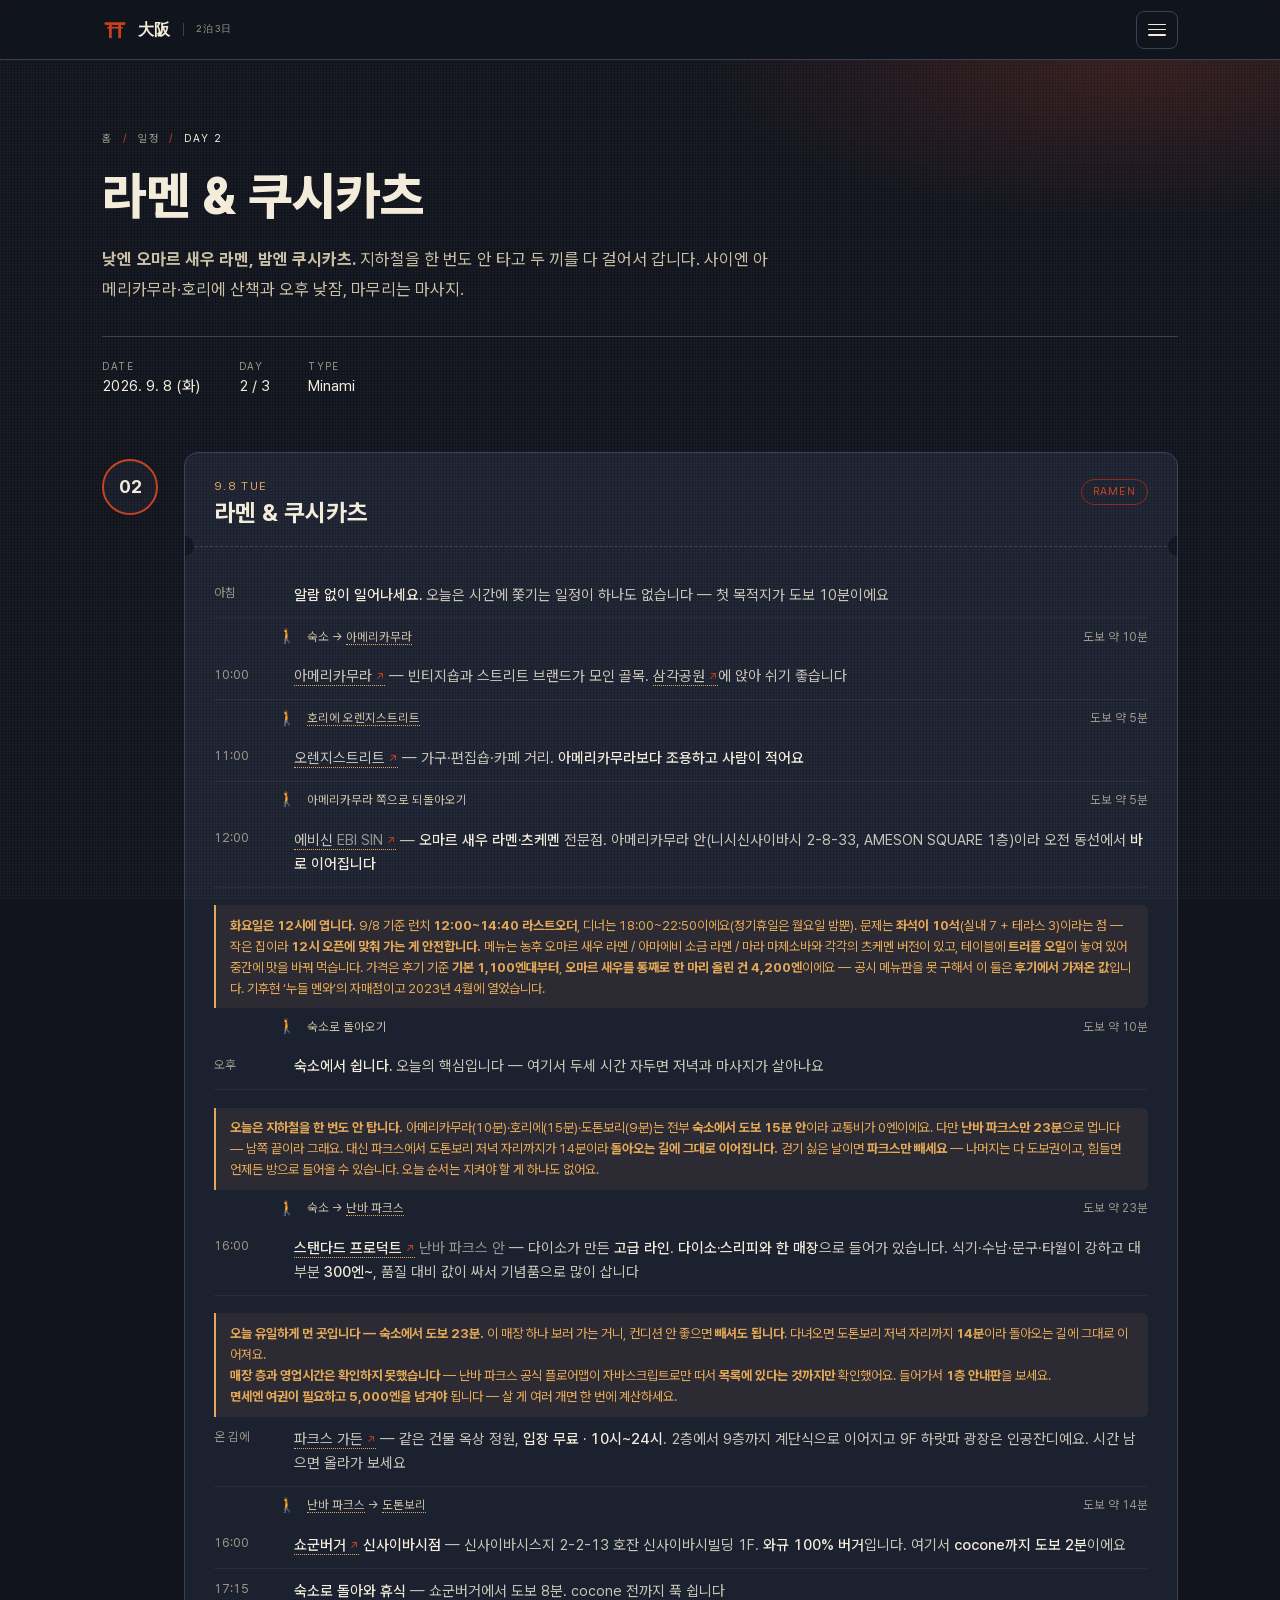
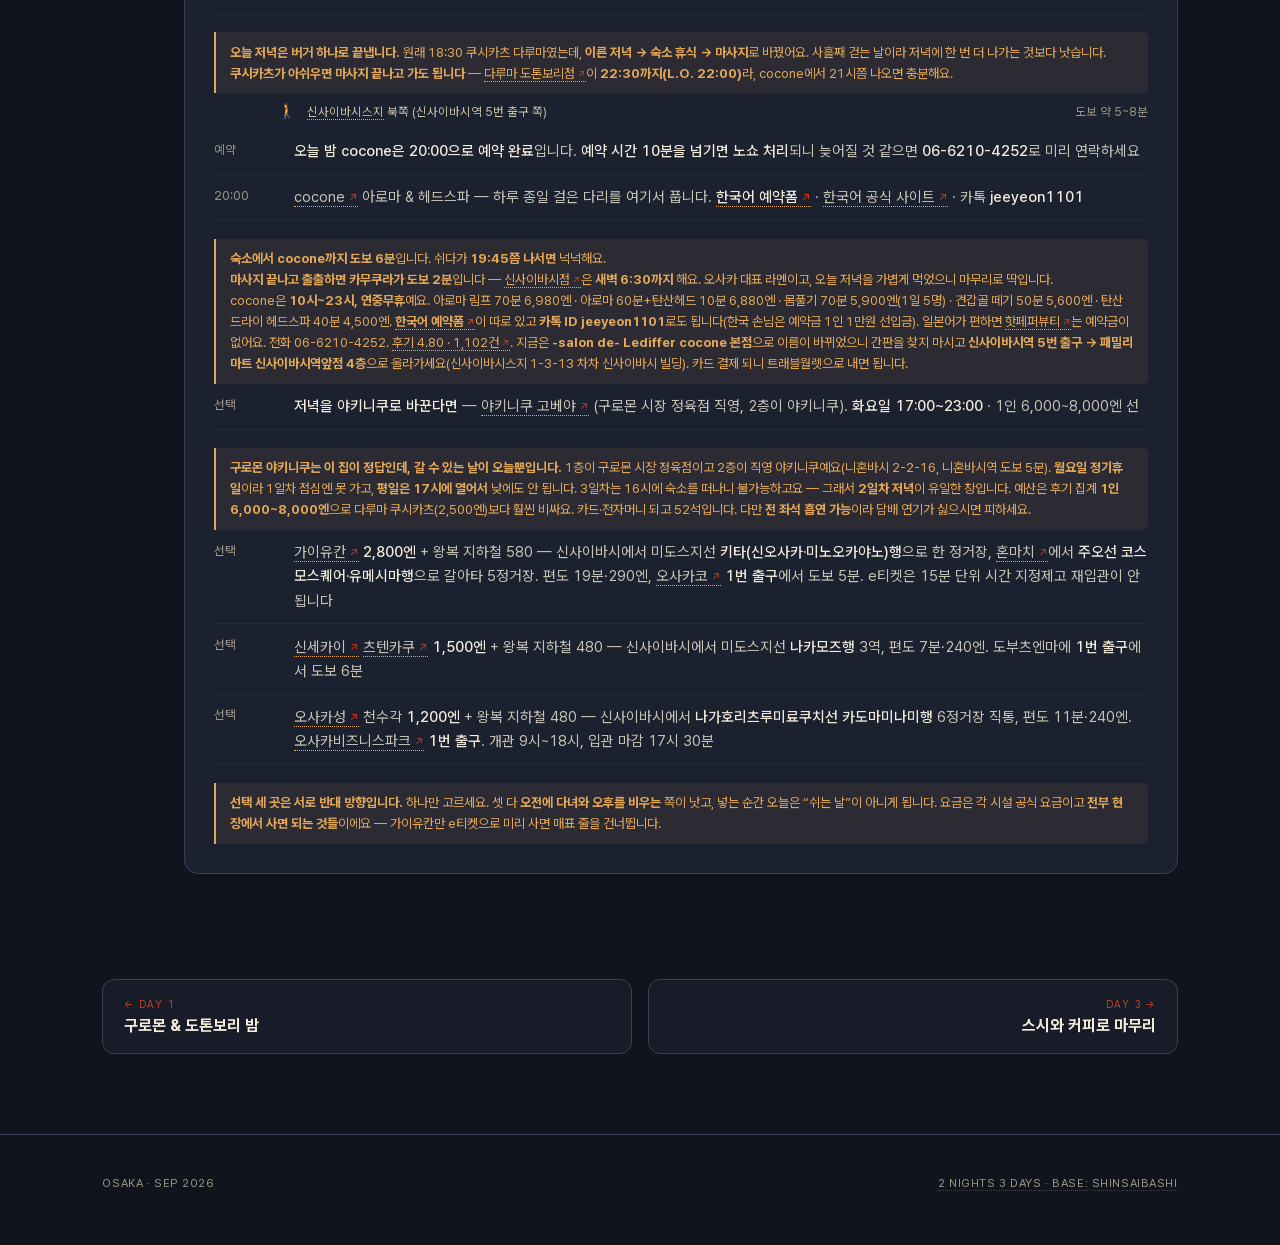
<file: day-2.html>
<!DOCTYPE html>
<html lang="ko">
<head>
<meta charset="UTF-8">
<meta name="viewport" content="width=device-width, initial-scale=1.0, viewport-fit=cover">
<title>DAY 2 · 라멘 &amp; 쿠시카츠 | 大阪 2泊3日</title>

<meta name="description" content="낮엔 오마르 새우 라멘, 밤엔 쿠시카츠. 지하철을 한 번도 안 타고 두 끼를 다 걸어서 갑니다. 사이엔 아메리카무라·호리에 산책과 오후 낮잠, 마무리는 마사지.">
<meta name="theme-color" content="#11141D">
<meta name="color-scheme" content="dark">
<link rel="canonical" href="https://osaka-kyoto-2026.vercel.app/day-2.html">

<meta property="og:type" content="website">
<meta property="og:site_name" content="OSAKA · SEP 2026">
<meta property="og:title" content="DAY 2 · 라멘 &amp; 쿠시카츠 | 大阪 2泊3日">
<meta property="og:description" content="낮엔 오마르 새우 라멘, 밤엔 쿠시카츠. 지하철을 한 번도 안 타고 두 끼를 다 걸어서 갑니다. 사이엔 아메리카무라·호리에 산책과 오후 낮잠, 마무리는 마사지.">
<meta property="og:url" content="https://osaka-kyoto-2026.vercel.app/day-2.html">
<meta property="og:locale" content="ko_KR">
<meta name="twitter:card" content="summary">
<meta name="twitter:title" content="DAY 2 · 라멘 &amp; 쿠시카츠 | 大阪 2泊3日">
<meta name="twitter:description" content="낮엔 오마르 새우 라멘, 밤엔 쿠시카츠. 지하철을 한 번도 안 타고 두 끼를 다 걸어서 갑니다. 사이엔 아메리카무라·호리에 산책과 오후 낮잠, 마무리는 마사지.">

<link rel="icon" href="data:image/svg+xml,%3Csvg xmlns='http://www.w3.org/2000/svg' viewBox='0 0 32 32'%3E%3Crect width='32' height='32' rx='7' fill='%2311141D'/%3E%3Cg fill='%23C6401F'%3E%3Crect x='3' y='6.5' width='26' height='3.2' rx='1.4'/%3E%3Crect x='6.5' y='12' width='19' height='2.3'/%3E%3Crect x='8.6' y='9.7' width='3.4' height='16.3'/%3E%3Crect x='20' y='9.7' width='3.4' height='16.3'/%3E%3C/g%3E%3C/svg%3E">
<link rel="apple-touch-icon" href="data:image/svg+xml,%3Csvg xmlns='http://www.w3.org/2000/svg' viewBox='0 0 32 32'%3E%3Crect width='32' height='32' rx='7' fill='%2311141D'/%3E%3Cg fill='%23C6401F'%3E%3Crect x='3' y='6.5' width='26' height='3.2' rx='1.4'/%3E%3Crect x='6.5' y='12' width='19' height='2.3'/%3E%3Crect x='8.6' y='9.7' width='3.4' height='16.3'/%3E%3Crect x='20' y='9.7' width='3.4' height='16.3'/%3E%3C/g%3E%3C/svg%3E">
<link rel="preload" href="assets/fonts/Pretendard-subset.woff2" as="font" type="font/woff2" crossorigin>
<link rel="stylesheet" href="assets/style.css">
</head>
<body>
<div class="grain"></div>

<header class="topbar">
  <a class="brand" href="index.html" aria-label="홈으로">
    <svg class="brand-mark" viewBox="0 0 32 32" aria-hidden="true" focusable="false"><g fill="currentColor"><rect x="3" y="6.5" width="26" height="3.2" rx="1.4"/><rect x="6.5" y="12" width="19" height="2.3"/><rect x="8.6" y="9.7" width="3.4" height="16.3"/><rect x="20" y="9.7" width="3.4" height="16.3"/></g></svg>
    <span class="brand-text">大阪</span>
    <span class="brand-sub">2泊3日</span>
  </a>
  <button class="menu-btn" type="button" aria-label="메뉴 열기" aria-expanded="false" aria-controls="sitemenu">
    <span class="bars" aria-hidden="true"><i></i><i></i><i></i></span>
  </button>
</header>

<nav class="menu" id="sitemenu" aria-label="사이트 메뉴" hidden>
  <div class="menu-inner">
    <div class="menu-eyebrow">Kansai Trip Plan / 2026</div>
    <ul class="menu-list">
      <li>
        <a class="menu-link" href="index.html"><span class="n">00</span><span class="t">홈</span><span class="d">Overview</span></a>
      </li>
      <li>
        <a class="menu-link" href="summary.html"><span class="n">01</span><span class="t">한눈에 보기</span><span class="d">Summary</span></a>
      </li>
      <li>
        <a class="menu-link" href="itinerary.html"><span class="n">02</span><span class="t">일자별 일정</span><span class="d">Itinerary</span></a>
        <ul class="menu-days">
          <li><a href="day-1.html"><span class="dn">DAY 1</span>구로몬 &amp; 도톤보리 밤</a></li>
          <li><a href="day-2.html"><span class="dn">DAY 2</span>라멘 &amp; 쿠시카츠</a></li>
          <li><a href="day-3.html"><span class="dn">DAY 3</span>스시와 커피로 마무리</a></li>
        </ul>
      </li>
      <li>
        <a class="menu-link" href="stay.html"><span class="n">03</span><span class="t">숙소</span><span class="d">Stay</span></a>
      </li>
      <li>
        <a class="menu-link" href="transit.html"><span class="n">04</span><span class="t">교통 패스</span><span class="d">Transit</span></a>
      </li>
      <li>
        <a class="menu-link" href="notes.html"><span class="n">05</span><span class="t">여행 팁</span><span class="d">Notes</span></a>
      </li>
      <li>
        <a class="menu-link" href="budget.html"><span class="n">06</span><span class="t">예상 경비</span><span class="d">Budget</span></a>
      </li>
    </ul>
  </div>
</nav>

<section class="page-hero">
  <nav class="crumb" aria-label="현재 위치">
    <a href="index.html">홈</a>
    <span class="sep" aria-hidden="true">/</span>
    <a href="itinerary.html">일정</a>
    <span class="sep" aria-hidden="true">/</span>
    <span class="cur" aria-current="page">DAY 2</span>
  </nav>
  <h1>라멘 &amp; 쿠시카츠</h1>
  <p class="lead"><b>낮엔 오마르 새우 라멘, 밤엔 쿠시카츠.</b> 지하철을 한 번도 안 타고 두 끼를 다 걸어서 갑니다. 사이엔 아메리카무라·호리에 산책과 오후 낮잠, 마무리는 마사지.</p>
  <div class="facts">
    <div><span class="label">Date</span><span class="val">2026. 9. 8 (화)</span></div>
    <div><span class="label">Day</span><span class="val">2 / 3</span></div>
    <div><span class="label">Type</span><span class="val">Minami</span></div>
  </div>
</section>

<div class="timeline">
  <div class="day reveal">
    <div class="stopmark"><div class="ring">02</div></div>
    <div class="ticket">
      <div class="ticket-top">
        <div>
          <div class="ticket-date">9.8 TUE</div>
          <div class="ticket-title">라멘 &amp; 쿠시카츠</div>
        </div>
        <div class="ticket-badge">Ramen</div>
      </div>
      <div class="ticket-body">
        <div class="stop-row"><div class="stop-time">아침</div><div class="stop-text"><b>알람 없이 일어나세요.</b> 오늘은 시간에 쫓기는 일정이 하나도 없습니다 — 첫 목적지가 도보 10분이에요</div></div>
        <div class="move"><span class="icon" aria-hidden="true">🚶</span><span class="move-line">숙소 → <a class="maplink" href="https://www.google.com/maps/search/?api=1&amp;query=%E3%82%A2%E3%83%A1%E3%83%AA%E3%82%AB%E6%9D%91" target="_blank" rel="noopener">아메리카무라</a></span><span class="move-fare">도보 약 10분</span></div>
        <div class="stop-row"><div class="stop-time">10:00</div><div class="stop-text"><a class="maplink" href="https://www.google.com/maps/search/?api=1&amp;query=%E3%82%A2%E3%83%A1%E3%83%AA%E3%82%AB%E6%9D%91%20%E4%B8%89%E8%A7%92%E5%85%AC%E5%9C%92" target="_blank" rel="noopener">아메리카무라</a> — 빈티지숍과 스트리트 브랜드가 모인 골목. <a class="maplink" href="https://www.google.com/maps/search/?api=1&amp;query=%E3%82%A2%E3%83%A1%E3%83%AA%E3%82%AB%E6%9D%91%20%E4%B8%89%E8%A7%92%E5%85%AC%E5%9C%92" target="_blank" rel="noopener">삼각공원</a>에 앉아 쉬기 좋습니다</div></div>
        <div class="move"><span class="icon" aria-hidden="true">🚶</span><span class="move-line"><a class="maplink" href="https://www.google.com/maps/search/?api=1&amp;query=%E3%82%AA%E3%83%AC%E3%83%B3%E3%82%B8%E3%82%B9%E3%83%88%E3%83%AA%E3%83%BC%E3%83%88%20%E5%A0%80%E6%B1%9F" target="_blank" rel="noopener">호리에 오렌지스트리트</a></span><span class="move-fare">도보 약 5분</span></div>
        <div class="stop-row"><div class="stop-time">11:00</div><div class="stop-text"><a class="maplink" href="https://www.google.com/maps/search/?api=1&amp;query=%E3%82%AA%E3%83%AC%E3%83%B3%E3%82%B8%E3%82%B9%E3%83%88%E3%83%AA%E3%83%BC%E3%83%88%20%E5%A0%80%E6%B1%9F" target="_blank" rel="noopener">오렌지스트리트</a> — 가구·편집숍·카페 거리. <b>아메리카무라보다 조용하고 사람이 적어요</b></div></div>
        <div class="move"><span class="icon" aria-hidden="true">🚶</span><span class="move-line">아메리카무라 쪽으로 되돌아오기</span><span class="move-fare">도보 약 5분</span></div>
        <div class="stop-row"><div class="stop-time">12:00</div><div class="stop-text"><a class="maplink" href="https://maps.google.com/?cid=9996279334434608662" target="_blank" rel="noopener">에비신 <span style="opacity:.7">EBI SIN</span></a> — <b>오마르 새우 라멘·츠케멘</b> 전문점. 아메리카무라 안(니시신사이바시 2-8-33, AMESON SQUARE 1층)이라 오전 동선에서 <b>바로 이어집니다</b></div></div>
        <p class="tip"><b>화요일은 12시에 엽니다.</b> 9/8 기준 런치 <b>12:00~14:40 라스트오더</b>, 디너는 18:00~22:50이에요(정기휴일은 월요일 밤뿐). 문제는 <b>좌석이 10석</b>(실내 7 + 테라스 3)이라는 점 — 작은 집이라 <b>12시 오픈에 맞춰 가는 게 안전합니다.</b> 메뉴는 농후 오마르 새우 라멘 / 아마에비 소금 라멘 / 마라 마제소바와 각각의 츠케멘 버전이 있고, 테이블에 <b>트러플 오일</b>이 놓여 있어 중간에 맛을 바꿔 먹습니다. 가격은 후기 기준 <b>기본 1,100엔대부터</b>, <b>오마르 새우를 통째로 한 마리 올린 건 4,200엔</b>이에요 — 공시 메뉴판을 못 구해서 이 둘은 <b>후기에서 가져온 값</b>입니다. 기후현 ‘누들 멘와’의 자매점이고 2023년 4월에 열었습니다.</p>
        <div class="move"><span class="icon" aria-hidden="true">🚶</span><span class="move-line">숙소로 돌아오기</span><span class="move-fare">도보 약 10분</span></div>
        <div class="stop-row"><div class="stop-time">오후</div><div class="stop-text"><b>숙소에서 쉽니다.</b> 오늘의 핵심입니다 — 여기서 두세 시간 자두면 저녁과 마사지가 살아나요</div></div>
        <p class="tip"><b>오늘은 지하철을 한 번도 안 탑니다.</b> 아메리카무라(10분)·호리에(15분)·도톤보리(9분)는 전부 <b>숙소에서 도보 15분 안</b>이라 교통비가 0엔이에요. 다만 <b>난바 파크스만 23분</b>으로 멉니다 — 남쪽 끝이라 그래요. 대신 파크스에서 도톤보리 저녁 자리까지가 14분이라 <b>돌아오는 길에 그대로 이어집니다.</b> 걷기 싫은 날이면 <b>파크스만 빼세요</b> — 나머지는 다 도보권이고, 힘들면 언제든 방으로 들어올 수 있습니다. 오늘 순서는 지켜야 할 게 하나도 없어요.</p>
        <div class="move"><span class="icon" aria-hidden="true">🚶</span><span class="move-line">숙소 → <a class="maplink" href="https://www.google.com/maps/search/?api=1&amp;query=%E3%81%AA%E3%82%93%E3%81%B0%E3%83%91%E3%83%BC%E3%82%AF%E3%82%B9" target="_blank" rel="noopener">난바 파크스</a></span><span class="move-fare">도보 약 23분</span></div>
        <div class="stop-row"><div class="stop-time">16:00</div><div class="stop-text"><b><a class="maplink" href="https://www.google.com/maps/search/?api=1&amp;query=%E3%82%B9%E3%82%BF%E3%83%B3%E3%83%80%E3%83%BC%E3%83%89%E3%83%97%E3%83%AD%E3%83%80%E3%82%AF%E3%83%84%20%E3%81%AA%E3%82%93%E3%81%B0%E3%83%91%E3%83%BC%E3%82%AF%E3%82%B9" target="_blank" rel="noopener">스탠다드 프로덕트</a></b> <span style="opacity:.7">난바 파크스 안</span> — 다이소가 만든 <b>고급 라인</b>. <b>다이소·스리피와 한 매장</b>으로 들어가 있습니다. 식기·수납·문구·타월이 강하고 대부분 <b>300엔~</b>, 품질 대비 값이 싸서 기념품으로 많이 삽니다</div></div>
        <p class="tip"><b>오늘 유일하게 먼 곳입니다 — 숙소에서 도보 23분.</b> 이 매장 하나 보러 가는 거니, 컨디션 안 좋으면 <b>빼셔도 됩니다</b>. 다녀오면 도톤보리 저녁 자리까지 <b>14분</b>이라 돌아오는 길에 그대로 이어져요.<br><b>매장 층과 영업시간은 확인하지 못했습니다</b> — 난바 파크스 공식 플로어맵이 자바스크립트로만 떠서 <b>목록에 있다는 것까지만</b> 확인했어요. 들어가서 <b>1층 안내판</b>을 보세요.<br><b>면세엔 여권이 필요하고 5,000엔을 넘겨야</b> 됩니다 — 살 게 여러 개면 한 번에 계산하세요.</p>
        <div class="stop-row"><div class="stop-time">온 김에</div><div class="stop-text"><a class="maplink" href="https://www.google.com/maps/search/?api=1&amp;query=%E3%81%AA%E3%82%93%E3%81%B0%E3%83%91%E3%83%BC%E3%82%AF%E3%82%B9" target="_blank" rel="noopener">파크스 가든</a> — 같은 건물 옥상 정원, <b>입장 무료 · 10시~24시</b>. 2층에서 9층까지 계단식으로 이어지고 9F 하랏파 광장은 인공잔디예요. 시간 남으면 올라가 보세요</div></div>
        <div class="move"><span class="icon" aria-hidden="true">🚶</span><span class="move-line"><a class="maplink" href="https://www.google.com/maps/search/?api=1&amp;query=%E3%81%AA%E3%82%93%E3%81%B0%E3%83%91%E3%83%BC%E3%82%AF%E3%82%B9" target="_blank" rel="noopener">난바 파크스</a> → <a class="maplink" href="https://maps.google.com/?cid=16446419638008461065" target="_blank" rel="noopener">도톤보리</a></span><span class="move-fare">도보 약 14분</span></div>
        <div class="stop-row"><div class="stop-time">16:00</div><div class="stop-text"><b><a class="maplink" href="https://maps.google.com/?cid=15410754157536866974" target="_blank" rel="noopener">쇼군버거</a> 신사이바시점</b> — 신사이바시스지 2-2-13 호잔 신사이바시빌딩 1F. <b>와규 100% 버거</b>입니다. 여기서 <b>cocone까지 도보 2분</b>이에요</div></div>
        <div class="stop-row"><div class="stop-time">17:15</div><div class="stop-text"><b>숙소로 돌아와 휴식</b> — 쇼군버거에서 도보 8분. cocone 전까지 푹 쉽니다</div></div>
        <p class="tip"><b>오늘 저녁은 버거 하나로 끝냅니다.</b> 원래 18:30 쿠시카츠 다루마였는데, <b>이른 저녁 → 숙소 휴식 → 마사지</b>로 바꿨어요. 사흘째 걷는 날이라 저녁에 한 번 더 나가는 것보다 낫습니다.<br><b>쿠시카츠가 아쉬우면 마사지 끝나고 가도 됩니다</b> — <a class="maplink" href="https://www.google.com/maps/search/?api=1&amp;query=%E4%B8%B2%E3%81%8B%E3%81%A4%E3%81%A0%E3%82%8B%E3%81%BE%20%E9%81%93%E9%A0%93%E5%A0%80%E5%BA%97" target="_blank" rel="noopener">다루마 도톤보리점</a>이 <b>22:30까지(L.O. 22:00)</b>라, cocone에서 21시쯤 나오면 충분해요.</p>
        <div class="move"><span class="icon" aria-hidden="true">🚶</span><span class="move-line"><a class="maplink" href="https://www.google.com/maps/search/?api=1&amp;query=%E5%BF%83%E6%96%8E%E6%A9%8B%E7%AD%8B%E5%95%86%E5%BA%97%E8%A1%97" target="_blank" rel="noopener">신사이바시스지</a> 북쪽 (신사이바시역 5번 출구 쪽)</span><span class="move-fare">도보 약 5~8분</span></div>
        <div class="stop-row"><div class="stop-time">예약</div><div class="stop-text"><b>오늘 밤 cocone은 20:00으로 예약 완료</b>입니다. <b>예약 시간 10분을 넘기면 노쇼 처리</b>되니 늦어질 것 같으면 <b>06-6210-4252</b>로 미리 연락하세요</div></div>
        <div class="stop-row"><div class="stop-time">20:00</div><div class="stop-text"><a class="maplink" href="https://www.google.com/maps/search/?api=1&amp;query=Aroma%20%26%20head%20spa%20salon%20%22%20cocone%20%22&amp;query_place_id=ChIJa6PkwxXnAGARYn6EzlN9-0o" target="_blank" rel="noopener">cocone</a> 아로마 &amp; 헤드스파 — 하루 종일 걸은 다리를 여기서 풉니다. <b><a class="maplink" href="https://osaka-cocone.com/booking?lang=ko" target="_blank" rel="noopener">한국어 예약폼</a></b> · <a class="maplink" href="https://osaka-cocone.com/?lang=ko" target="_blank" rel="noopener">한국어 공식 사이트</a> · 카톡 <b>jeeyeon1101</b></div></div>
        <p class="tip"><b>숙소에서 cocone까지 도보 6분</b>입니다. 쉬다가 <b>19:45쯤 나서면</b> 넉넉해요.<br><b>마사지 끝나고 출출하면 카무쿠라가 도보 2분</b>입니다 — <a class="maplink" href="https://www.google.com/maps/search/?api=1&amp;query=%E7%A5%9E%E5%BA%A7%20%E5%BF%83%E6%96%8E%E6%A9%8B%E5%BA%97" target="_blank" rel="noopener">신사이바시점</a>은 <b>새벽 6:30까지</b> 해요. 오사카 대표 라멘이고, 오늘 저녁을 가볍게 먹었으니 마무리로 딱입니다.<br>cocone은 <b>10시~23시, 연중무휴</b>예요. 아로마 림프 70분 6,980엔 · 아로마 60분+탄산헤드 10분 6,880엔 · 몸풀기 70분 5,900엔(1일 5명) · 견갑골 떼기 50분 5,600엔 · 탄산 드라이 헤드스파 40분 4,500엔. <b><a class="maplink" href="https://osaka-cocone.com/booking?lang=ko" target="_blank" rel="noopener">한국어 예약폼</a></b>이 따로 있고 <b>카톡 ID jeeyeon1101</b>로도 됩니다(한국 손님은 예약금 1인 1만원 선입금). 일본어가 편하면 <a class="maplink" href="https://beauty.hotpepper.jp/CSP/kr/reserve/?storeId=H000353700" target="_blank" rel="noopener">핫페퍼뷰티</a>는 예약금이 없어요. 전화 06-6210-4252. <a class="maplink" href="https://beauty.hotpepper.jp/kr/slnH000353700/review/" target="_blank" rel="noopener">후기 4.80 · 1,102건</a>. 지금은 <b>-salon de- Lediffer cocone 본점</b>으로 이름이 바뀌었으니 간판을 찾지 마시고 <b>신사이바시역 5번 출구 → 패밀리마트 신사이바시역앞점 4층</b>으로 올라가세요(신사이바시스지 1-3-13 차차 신사이바시 빌딩). 카드 결제 되니 트래블월렛으로 내면 됩니다.</p>
        <div class="stop-row"><div class="stop-time">선택</div><div class="stop-text"><b>저녁을 야키니쿠로 바꾼다면</b> — <a class="maplink" href="https://www.google.com/maps/search/?api=1&amp;query=%E7%84%BC%E8%82%89%20%E7%A5%9E%E6%88%B8%E5%B1%8B%20%E9%BB%92%E9%96%80%E5%B8%82%E5%A0%B4%20%E6%97%A5%E6%9C%AC%E6%A9%8B" target="_blank" rel="noopener">야키니쿠 고베야</a> (구로몬 시장 정육점 직영, 2층이 야키니쿠). <b>화요일 17:00~23:00</b> · 1인 6,000~8,000엔 선</div></div>
        <p class="tip"><b>구로몬 야키니쿠는 이 집이 정답인데, 갈 수 있는 날이 오늘뿐입니다.</b> 1층이 구로몬 시장 정육점이고 2층이 직영 야키니쿠예요(니혼바시 2-2-16, 니혼바시역 도보 5분). <b>월요일 정기휴일</b>이라 1일차 점심엔 못 가고, <b>평일은 17시에 열어서</b> 낮에도 안 됩니다. 3일차는 16시에 숙소를 떠나니 불가능하고요 — 그래서 <b>2일차 저녁</b>이 유일한 창입니다. 예산은 후기 집계 <b>1인 6,000~8,000엔</b>으로 다루마 쿠시카츠(2,500엔)보다 훨씬 비싸요. 카드·전자머니 되고 52석입니다. 다만 <b>전 좌석 흡연 가능</b>이라 담배 연기가 싫으시면 피하세요.</p>
        <div class="stop-row"><div class="stop-time">선택</div><div class="stop-text"><a class="maplink" href="https://www.google.com/maps/search/?api=1&amp;query=%E6%B5%B7%E9%81%8A%E9%A4%A8" target="_blank" rel="noopener">가이유칸</a> <b>2,800엔</b> + 왕복 지하철 580 — 신사이바시에서 미도스지선 <b>키타(신오사카·미노오카야노)행</b>으로 한 정거장, <a class="maplink" href="https://www.google.com/maps/search/?api=1&amp;query=%E6%9C%AC%E7%94%BA%E9%A7%85%20%E5%A4%A7%E9%98%AA" target="_blank" rel="noopener">혼마치</a>에서 <b>주오선 코스모스퀘어·유메시마행</b>으로 갈아타 5정거장. 편도 19분·290엔, <a class="maplink" href="https://www.google.com/maps/search/?api=1&amp;query=%E5%A4%A7%E9%98%AA%E6%B8%AF%E9%A7%85" target="_blank" rel="noopener">오사카코</a> <b>1번 출구</b>에서 도보 5분. e티켓은 15분 단위 시간 지정제고 재입관이 안 됩니다</div></div>
        <div class="stop-row"><div class="stop-time">선택</div><div class="stop-text"><a class="maplink" href="https://www.google.com/maps/search/?api=1&amp;query=%E6%96%B0%E4%B8%96%E7%95%8C+%E5%A4%A7%E9%98%AA" target="_blank" rel="noopener">신세카이</a> <a class="maplink" href="https://www.google.com/maps/search/?api=1&amp;query=%E9%80%9A%E5%A4%A9%E9%96%A3" target="_blank" rel="noopener">츠텐카쿠</a> <b>1,500엔</b> + 왕복 지하철 480 — 신사이바시에서 미도스지선 <b>나카모즈행</b> 3역, 편도 7분·240엔. 도부츠엔마에 <b>1번 출구</b>에서 도보 6분</div></div>
        <div class="stop-row"><div class="stop-time">선택</div><div class="stop-text"><a class="maplink" href="https://maps.google.com/?cid=1081374622389182017" target="_blank" rel="noopener">오사카성</a> 천수각 <b>1,200엔</b> + 왕복 지하철 480 — 신사이바시에서 <b>나가호리츠루미료쿠치선 카도마미나미행</b> 6정거장 직통, 편도 11분·240엔. <a class="maplink" href="https://www.google.com/maps/search/?api=1&amp;query=%E5%A4%A7%E9%98%AA%E3%83%93%E3%82%B8%E3%83%8D%E3%82%B9%E3%83%91%E3%83%BC%E3%82%AF%E9%A7%85" target="_blank" rel="noopener">오사카비즈니스파크</a> <b>1번 출구</b>. 개관 9시~18시, 입관 마감 17시 30분</div></div>
        <p class="tip"><b>선택 세 곳은 서로 반대 방향입니다.</b> 하나만 고르세요. 셋 다 <b>오전에 다녀와 오후를 비우는</b> 쪽이 낫고, 넣는 순간 오늘은 “쉬는 날”이 아니게 됩니다. 요금은 각 시설 공식 요금이고 <b>전부 현장에서 사면 되는 것들</b>이에요 — 가이유칸만 e티켓으로 미리 사면 매표 줄을 건너뜁니다.</p>
      </div>
    </div>
  </div>
</div>

<nav class="pager" aria-label="일차 이동">
  <a class="pager-link prev" href="day-1.html"><span class="dir">← Day 1</span><span class="ttl">구로몬 &amp; 도톤보리 밤</span></a>
  <a class="pager-link next" href="day-3.html"><span class="dir">Day 3 →</span><span class="ttl">스시와 커피로 마무리</span></a>
</nav>

<footer>
  <span>OSAKA · SEP 2026</span>
  <span><a href="index.html">2 NIGHTS 3 DAYS · BASE: SHINSAIBASHI</a></span>
</footer>

<script src="assets/nav.js"></script>
</body>
</html>
</file>
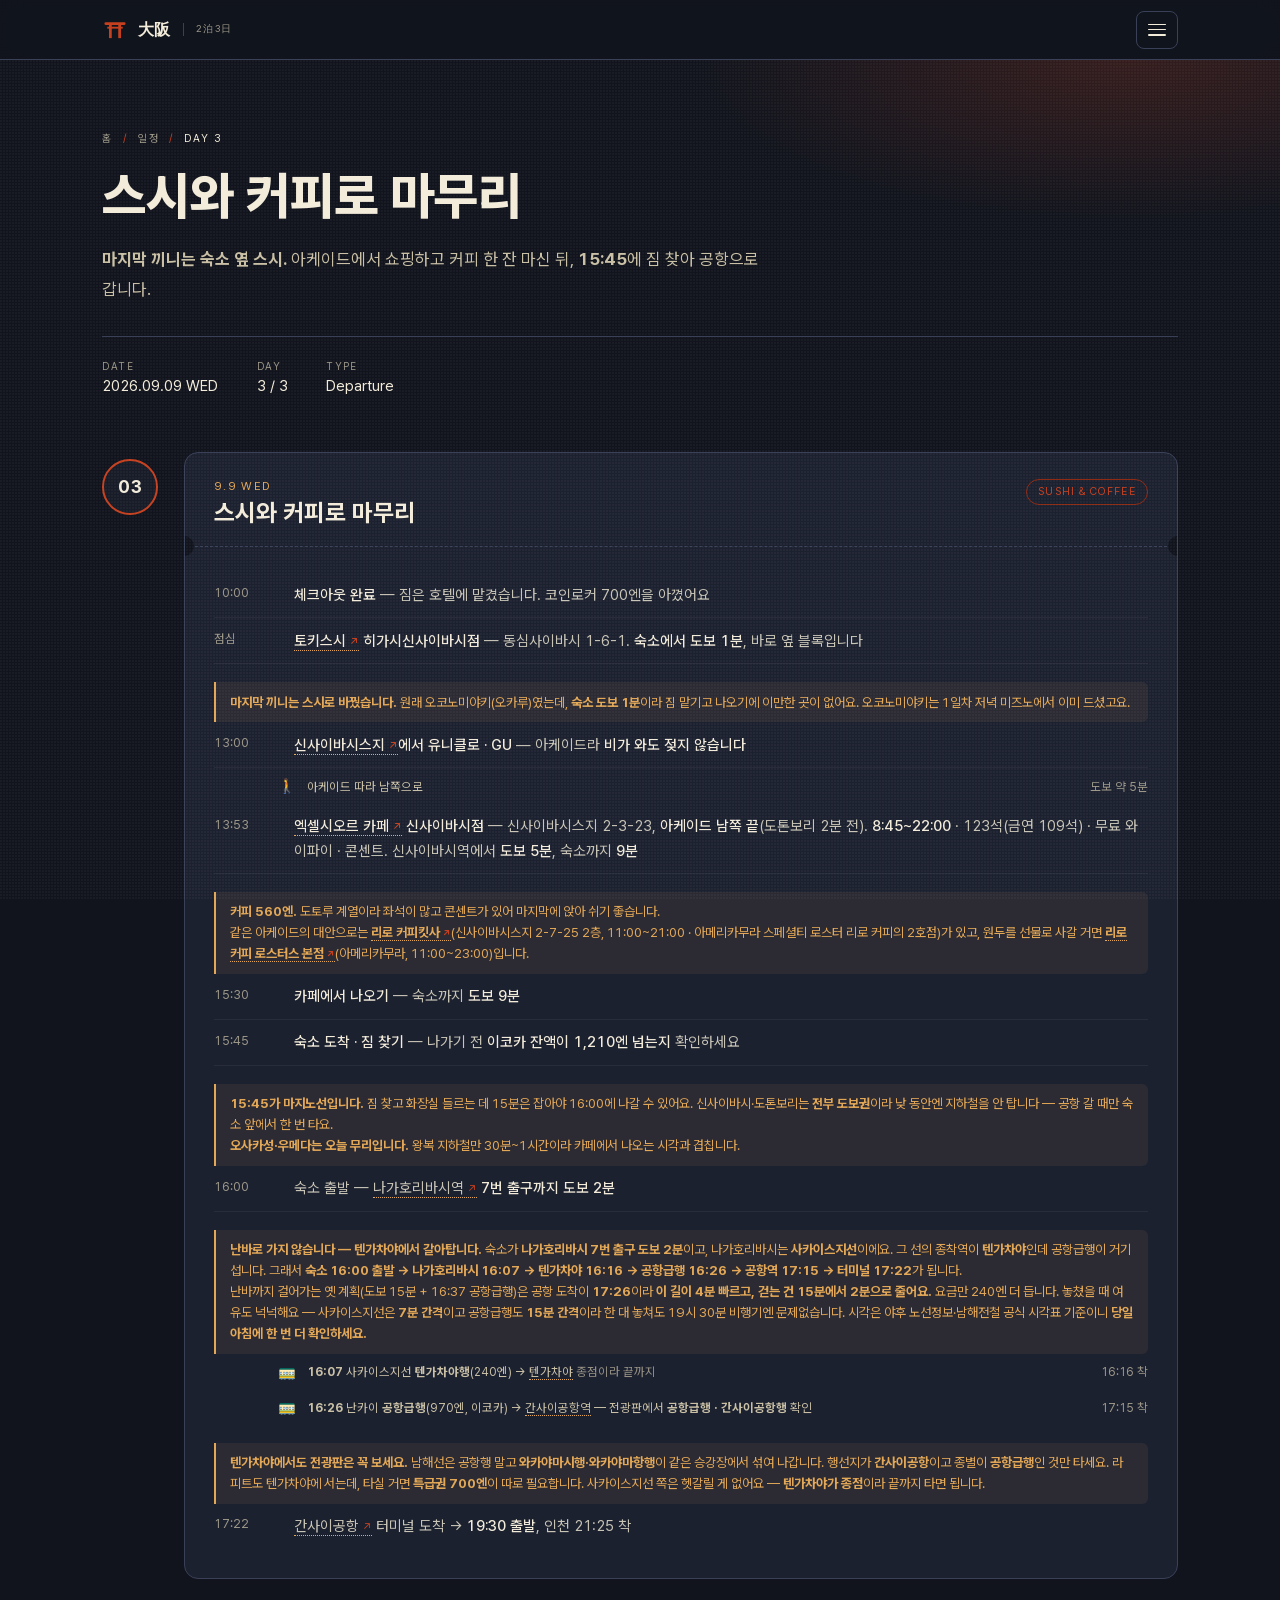
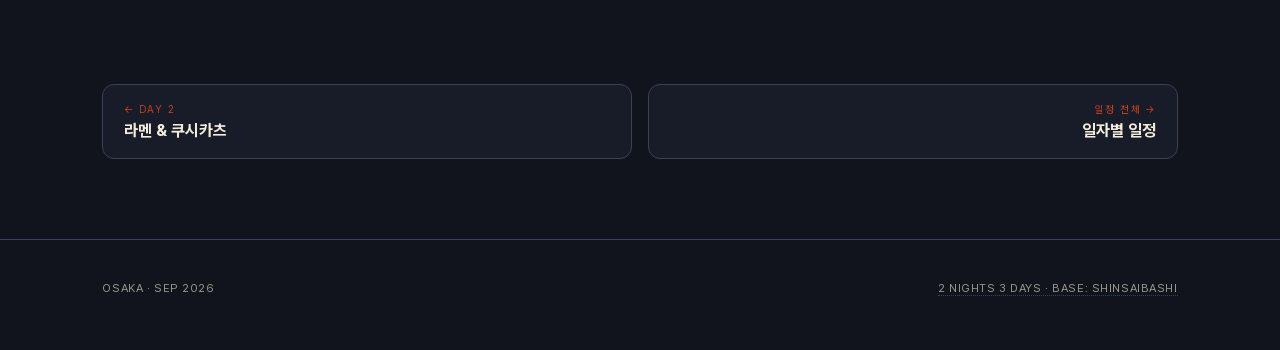
<file: day-3.html>
<!DOCTYPE html>
<html lang="ko">
<head>
<meta charset="UTF-8">
<meta name="viewport" content="width=device-width, initial-scale=1.0, viewport-fit=cover">
<title>DAY 3 · 스시와 커피로 마무리 | 大阪 2泊3日</title>

<meta name="description" content="체크아웃하고 숙소 옆 스시집에서 점심, 아케이드에서 쇼핑, 커피 한 잔. 15:45 짐 찾고 16:00 공항으로 갑니다.">
<meta name="theme-color" content="#11141D">
<meta name="color-scheme" content="dark">
<link rel="canonical" href="https://osaka-kyoto-2026.vercel.app/day-3.html">

<meta property="og:type" content="website">
<meta property="og:site_name" content="OSAKA · SEP 2026">
<meta property="og:title" content="DAY 3 · 스시와 커피로 마무리 | 大阪 2泊3日">
<meta property="og:description" content="체크아웃하고 숙소 옆 스시집에서 점심, 아케이드에서 쇼핑, 커피 한 잔. 15:45 짐 찾고 16:00 공항으로 갑니다.">
<meta property="og:url" content="https://osaka-kyoto-2026.vercel.app/day-3.html">
<meta property="og:locale" content="ko_KR">
<meta name="twitter:card" content="summary">
<meta name="twitter:title" content="DAY 3 · 스시와 커피로 마무리 | 大阪 2泊3日">
<meta name="twitter:description" content="체크아웃하고 숙소 옆 스시집에서 점심, 아케이드에서 쇼핑, 커피 한 잔. 15:45 짐 찾고 16:00 공항으로 갑니다.">

<link rel="icon" href="data:image/svg+xml,%3Csvg xmlns='http://www.w3.org/2000/svg' viewBox='0 0 32 32'%3E%3Crect width='32' height='32' rx='7' fill='%2311141D'/%3E%3Cg fill='%23C6401F'%3E%3Crect x='3' y='6.5' width='26' height='3.2' rx='1.4'/%3E%3Crect x='6.5' y='12' width='19' height='2.3'/%3E%3Crect x='8.6' y='9.7' width='3.4' height='16.3'/%3E%3Crect x='20' y='9.7' width='3.4' height='16.3'/%3E%3C/g%3E%3C/svg%3E">
<link rel="apple-touch-icon" href="data:image/svg+xml,%3Csvg xmlns='http://www.w3.org/2000/svg' viewBox='0 0 32 32'%3E%3Crect width='32' height='32' rx='7' fill='%2311141D'/%3E%3Cg fill='%23C6401F'%3E%3Crect x='3' y='6.5' width='26' height='3.2' rx='1.4'/%3E%3Crect x='6.5' y='12' width='19' height='2.3'/%3E%3Crect x='8.6' y='9.7' width='3.4' height='16.3'/%3E%3Crect x='20' y='9.7' width='3.4' height='16.3'/%3E%3C/g%3E%3C/svg%3E">
<link rel="preload" href="assets/fonts/Pretendard-subset.woff2" as="font" type="font/woff2" crossorigin>
<link rel="stylesheet" href="assets/style.css">
</head>
<body>
<div class="grain"></div>

<header class="topbar">
  <a class="brand" href="index.html" aria-label="홈으로">
    <svg class="brand-mark" viewBox="0 0 32 32" aria-hidden="true" focusable="false"><g fill="currentColor"><rect x="3" y="6.5" width="26" height="3.2" rx="1.4"/><rect x="6.5" y="12" width="19" height="2.3"/><rect x="8.6" y="9.7" width="3.4" height="16.3"/><rect x="20" y="9.7" width="3.4" height="16.3"/></g></svg>
    <span class="brand-text">大阪</span>
    <span class="brand-sub">2泊3日</span>
  </a>
  <button class="menu-btn" type="button" aria-label="메뉴 열기" aria-expanded="false" aria-controls="sitemenu">
    <span class="bars" aria-hidden="true"><i></i><i></i><i></i></span>
  </button>
</header>

<nav class="menu" id="sitemenu" aria-label="사이트 메뉴" hidden>
  <div class="menu-inner">
    <div class="menu-eyebrow">Kansai Trip Plan / 2026</div>
    <ul class="menu-list">
      <li>
        <a class="menu-link" href="index.html"><span class="n">00</span><span class="t">홈</span><span class="d">Overview</span></a>
      </li>
      <li>
        <a class="menu-link" href="summary.html"><span class="n">01</span><span class="t">한눈에 보기</span><span class="d">Summary</span></a>
      </li>
      <li>
        <a class="menu-link" href="itinerary.html"><span class="n">02</span><span class="t">일자별 일정</span><span class="d">Itinerary</span></a>
        <ul class="menu-days">
          <li><a href="day-1.html"><span class="dn">DAY 1</span>구로몬 &amp; 도톤보리 밤</a></li>
          <li><a href="day-2.html"><span class="dn">DAY 2</span>라멘 &amp; 쿠시카츠</a></li>
          <li><a href="day-3.html"><span class="dn">DAY 3</span>스시와 커피로 마무리</a></li>
        </ul>
      </li>
      <li>
        <a class="menu-link" href="stay.html"><span class="n">03</span><span class="t">숙소</span><span class="d">Stay</span></a>
      </li>
      <li>
        <a class="menu-link" href="transit.html"><span class="n">04</span><span class="t">교통 패스</span><span class="d">Transit</span></a>
      </li>
      <li>
        <a class="menu-link" href="notes.html"><span class="n">05</span><span class="t">여행 팁</span><span class="d">Notes</span></a>
      </li>
      <li>
        <a class="menu-link" href="budget.html"><span class="n">06</span><span class="t">예상 경비</span><span class="d">Budget</span></a>
      </li>
    </ul>
  </div>
</nav>

<section class="page-hero">
  <nav class="crumb" aria-label="현재 위치">
    <a href="index.html">홈</a>
    <span class="sep" aria-hidden="true">/</span>
    <a href="itinerary.html">일정</a>
    <span class="sep" aria-hidden="true">/</span>
    <span class="cur" aria-current="page">DAY 3</span>
  </nav>
  <h1>스시와 커피로 마무리</h1>
  <p class="lead"><b>마지막 끼니는 숙소 옆 스시.</b> 아케이드에서 쇼핑하고 커피 한 잔 마신 뒤, <b>15:45</b>에 짐 찾아 공항으로 갑니다.</p>
  <div class="facts">
    <div><span class="label">Date</span><span class="val">2026.09.09 WED</span></div>
    <div><span class="label">Day</span><span class="val">3 / 3</span></div>
    <div><span class="label">Type</span><span class="val">Departure</span></div>
  </div>
</section>

<div class="timeline">
  <div class="day reveal">
    <div class="stopmark"><div class="ring">03</div></div>
    <div class="ticket">
      <div class="ticket-top">
        <div>
          <div class="ticket-date">9.9 WED</div>
          <div class="ticket-title">스시와 커피로 마무리</div>
        </div>
        <div class="ticket-badge">Sushi &amp; Coffee</div>
      </div>
      <div class="ticket-body">
        <div class="stop-row"><div class="stop-time">10:00</div><div class="stop-text"><b>체크아웃 완료</b> — 짐은 호텔에 맡겼습니다. 코인로커 700엔을 아꼈어요</div></div>
        <div class="stop-row"><div class="stop-time">점심</div><div class="stop-text"><b><a class="maplink" href="https://maps.google.com/?cid=12659608469066567955" target="_blank" rel="noopener">토키스시</a> 히가시신사이바시점</b> — 동심사이바시 1-6-1. <b>숙소에서 도보 1분</b>, 바로 옆 블록입니다</div></div>
        <p class="tip"><b>마지막 끼니는 스시로 바꿨습니다.</b> 원래 오코노미야키(오카루)였는데, <b>숙소 도보 1분</b>이라 짐 맡기고 나오기에 이만한 곳이 없어요. 오코노미야키는 1일차 저녁 미즈노에서 이미 드셨고요.</p>
        <div class="stop-row"><div class="stop-time">13:00</div><div class="stop-text"><b><a class="maplink" href="https://www.google.com/maps/search/?api=1&amp;query=%E5%BF%83%E6%96%8E%E6%A9%8B%E7%AD%8B%E5%95%86%E5%BA%97%E8%A1%97" target="_blank" rel="noopener">신사이바시스지</a>에서 유니클로 · GU</b> — 아케이드라 <b>비가 와도 젖지 않습니다</b></div></div>
        <div class="move"><span class="icon" aria-hidden="true">🚶</span><span class="move-line">아케이드 따라 남쪽으로</span><span class="move-fare">도보 약 5분</span></div>
        <div class="stop-row"><div class="stop-time">13:53</div><div class="stop-text"><b><a class="maplink" href="https://maps.google.com/?cid=9251435335223562728" target="_blank" rel="noopener">엑셀시오르 카페</a> 신사이바시점</b> — 신사이바시스지 2-3-23, <b>아케이드 남쪽 끝</b>(도톤보리 2분 전). <b>8:45~22:00</b> · 123석(금연 109석) · 무료 와이파이 · 콘센트. 신사이바시역에서 <b>도보 5분</b>, 숙소까지 <b>9분</b></div></div>
        <p class="tip"><b>커피 560엔.</b> 도토루 계열이라 좌석이 많고 콘센트가 있어 마지막에 앉아 쉬기 좋습니다.<br>같은 아케이드의 대안으로는 <b><a class="maplink" href="https://www.google.com/maps/search/?api=1&amp;query=%E3%83%AA%E3%83%AD%E7%8F%88%E7%90%B2%E5%96%AB%E8%8C%B6%20%E5%BF%83%E6%96%8E%E6%A9%8B%E7%AD%8B2-7-25" target="_blank" rel="noopener">리로 커피킷사</a></b>(신사이바시스지 2-7-25 2층, 11:00~21:00 · 아메리카무라 스페셜티 로스터 리로 커피의 2호점)가 있고, 원두를 선물로 사갈 거면 <b><a class="maplink" href="https://www.google.com/maps/search/?api=1&amp;query=LiLo%20Coffee%20Roasters%20%E8%A5%BF%E5%BF%83%E6%96%8E%E6%A9%8B1-10-28" target="_blank" rel="noopener">리로 커피 로스터스 본점</a></b>(아메리카무라, 11:00~23:00)입니다.</p>
        <div class="stop-row"><div class="stop-time">15:30</div><div class="stop-text"><b>카페에서 나오기</b> — 숙소까지 <b>도보 9분</b></div></div>
        <div class="stop-row"><div class="stop-time">15:45</div><div class="stop-text"><b>숙소 도착 · 짐 찾기</b> — 나가기 전 <b>이코카 잔액이 1,210엔 넘는지</b> 확인하세요</div></div>
        <p class="tip"><b>15:45가 마지노선입니다.</b> 짐 찾고 화장실 들르는 데 15분은 잡아야 16:00에 나갈 수 있어요. 신사이바시·도톤보리는 <b>전부 도보권</b>이라 낮 동안엔 지하철을 안 탑니다 — 공항 갈 때만 숙소 앞에서 한 번 타요.<br><b>오사카성·우메다는 오늘 무리입니다.</b> 왕복 지하철만 30분~1시간이라 카페에서 나오는 시각과 겹칩니다.</p>
        <div class="stop-row"><div class="stop-time">16:00</div><div class="stop-text">숙소 출발 — <a class="maplink" href="https://www.google.com/maps/search/?api=1&amp;query=%E9%95%B7%E5%A0%80%E6%A9%8B%E9%A7%85" target="_blank" rel="noopener">나가호리바시역</a> <b>7번 출구까지 도보 2분</b></div></div>
        <p class="tip"><b>난바로 가지 않습니다 — 텐가차야에서 갈아탑니다.</b> 숙소가 <b>나가호리바시 7번 출구 도보 2분</b>이고, 나가호리바시는 <b>사카이스지선</b>이에요. 그 선의 종착역이 <b>텐가차야</b>인데 공항급행이 거기 섭니다. 그래서 <b>숙소 16:00 출발 → 나가호리바시 16:07 → 텐가차야 16:16 → 공항급행 16:26 → 공항역 17:15 → 터미널 17:22</b>가 됩니다.<br>난바까지 걸어가는 옛 계획(도보 15분 + 16:37 공항급행)은 공항 도착이 <b>17:26</b>이라 <b>이 길이 4분 빠르고, 걷는 건 15분에서 2분으로 줄어요.</b> 요금만 240엔 더 듭니다. 놓쳤을 때 여유도 넉넉해요 — 사카이스지선은 <b>7분 간격</b>이고 공항급행도 <b>15분 간격</b>이라 한 대 놓쳐도 19시 30분 비행기엔 문제없습니다. 시각은 야후 노선정보·남해전철 공식 시각표 기준이니 <b>당일 아침에 한 번 더 확인하세요.</b></p>
        <div class="move"><span class="icon" aria-hidden="true">🚃</span><span class="move-line"><b>16:07</b> 사카이스지선 <b>텐가차야행</b>(240엔) → <a class="maplink" href="https://www.google.com/maps/search/?api=1&amp;query=%E5%A4%A9%E4%B8%8B%E8%8C%B6%E5%B1%8B%E9%A7%85" target="_blank" rel="noopener">텐가차야</a> <span style="opacity:.7">종점이라 끝까지</span></span><span class="move-fare">16:16 착</span></div>
        <div class="move"><span class="icon" aria-hidden="true">🚃</span><span class="move-line"><b>16:26</b> 난카이 <b>공항급행</b>(970엔, 이코카) → <a class="maplink" href="https://www.google.com/maps/search/?api=1&amp;query=%E9%96%A2%E8%A5%BF%E7%A9%BA%E6%B8%AF%E9%A7%85" target="_blank" rel="noopener">간사이공항역</a> — 전광판에서 <b>공항급행 · 간사이공항행</b> 확인</span><span class="move-fare">17:15 착</span></div>
                <p class="tip"><b>텐가차야에서도 전광판은 꼭 보세요.</b> 남해선은 공항행 말고 <b>와카야마시행·와카야마항행</b>이 같은 승강장에서 섞여 나갑니다. 행선지가 <b>간사이공항</b>이고 종별이 <b>공항급행</b>인 것만 타세요. 라피트도 텐가차야에 서는데, 타실 거면 <b>특급권 700엔</b>이 따로 필요합니다. 사카이스지선 쪽은 헷갈릴 게 없어요 — <b>텐가차야가 종점</b>이라 끝까지 타면 됩니다.</p>
        <div class="stop-row"><div class="stop-time">17:22</div><div class="stop-text"><a class="maplink" href="https://www.google.com/maps/search/?api=1&amp;query=%E9%96%A2%E8%A5%BF%E5%9B%BD%E9%9A%9B%E7%A9%BA%E6%B8%AF" target="_blank" rel="noopener">간사이공항</a> 터미널 도착 → <b>19:30 출발</b>, 인천 21:25 착</div></div>
      </div>
    </div>
  </div>
</div>

<nav class="pager" aria-label="일차 이동">
  <a class="pager-link prev" href="day-2.html"><span class="dir">← Day 2</span><span class="ttl">라멘 &amp; 쿠시카츠</span></a>
  <a class="pager-link next" href="itinerary.html"><span class="dir">일정 전체 →</span><span class="ttl">일자별 일정</span></a>
</nav>

<footer>
  <span>OSAKA · SEP 2026</span>
  <span><a href="index.html">2 NIGHTS 3 DAYS · BASE: SHINSAIBASHI</a></span>
</footer>

<script src="assets/nav.js"></script>
</body>
</html>
</file>
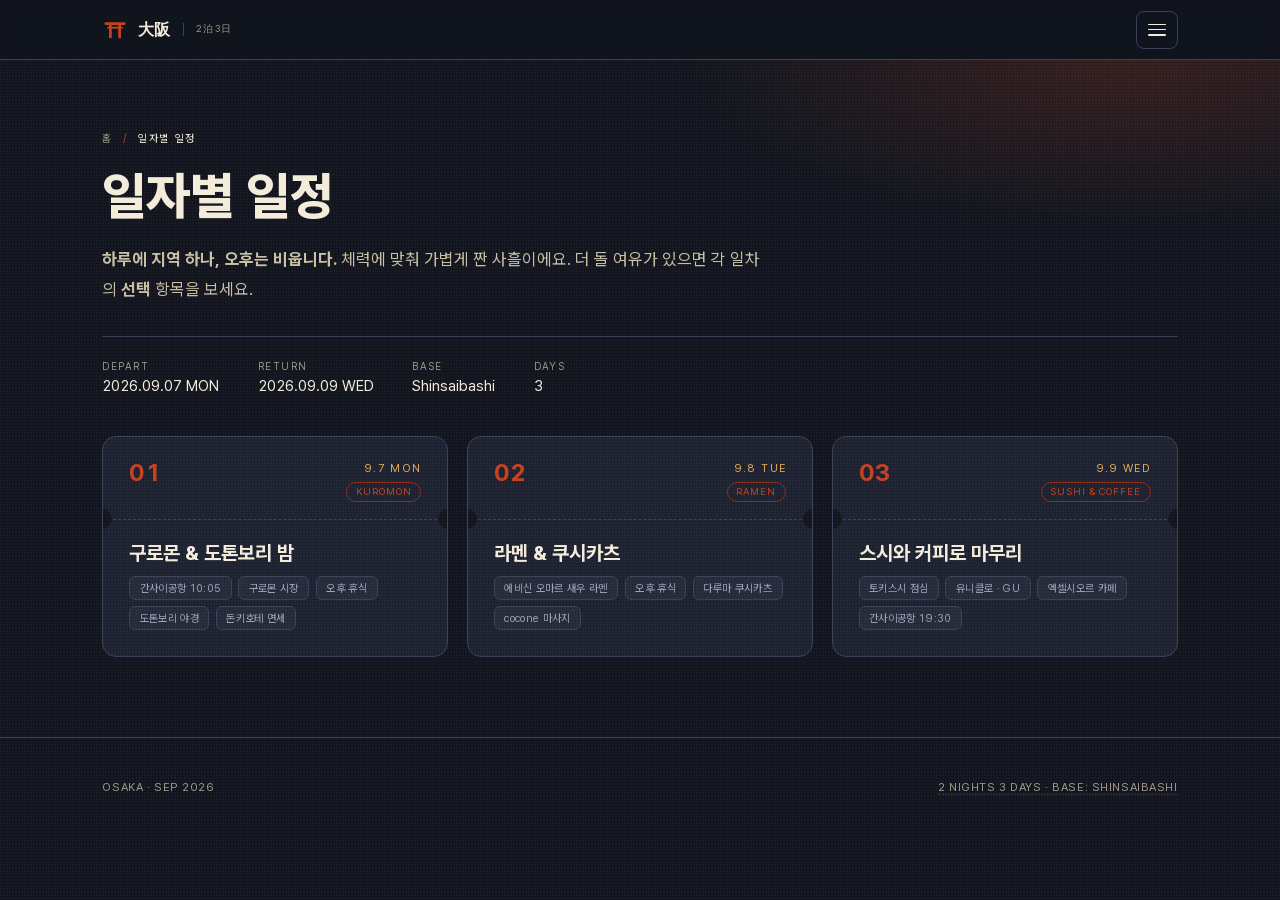
<file: itinerary.html>
<!DOCTYPE html>
<html lang="ko">
<head>
<meta charset="UTF-8">
<meta name="viewport" content="width=device-width, initial-scale=1.0, viewport-fit=cover">
<title>일자별 일정 | 大阪 2泊3日</title>

<meta name="description" content="오사카 2박 3일 일자별 일정. 여섯 끼를 축으로 — 구로몬과 이마이, 오마르 새우 라멘과 쿠시카츠, 도톤보리 오코노미야키.">
<meta name="theme-color" content="#11141D">
<meta name="color-scheme" content="dark">
<link rel="canonical" href="https://osaka-kyoto-2026.vercel.app/itinerary.html">

<meta property="og:type" content="website">
<meta property="og:site_name" content="OSAKA · SEP 2026">
<meta property="og:title" content="일자별 일정 | 大阪 2泊3日">
<meta property="og:description" content="오사카 2박 3일 일자별 일정. 여섯 끼를 축으로 — 구로몬과 이마이, 오마르 새우 라멘과 쿠시카츠, 도톤보리 오코노미야키.">
<meta property="og:url" content="https://osaka-kyoto-2026.vercel.app/itinerary.html">
<meta property="og:locale" content="ko_KR">
<meta name="twitter:card" content="summary">
<meta name="twitter:title" content="일자별 일정 | 大阪 2泊3日">
<meta name="twitter:description" content="오사카 2박 3일 일자별 일정. 여섯 끼를 축으로 — 구로몬과 이마이, 오마르 새우 라멘과 쿠시카츠, 도톤보리 오코노미야키.">

<link rel="icon" href="data:image/svg+xml,%3Csvg xmlns='http://www.w3.org/2000/svg' viewBox='0 0 32 32'%3E%3Crect width='32' height='32' rx='7' fill='%2311141D'/%3E%3Cg fill='%23C6401F'%3E%3Crect x='3' y='6.5' width='26' height='3.2' rx='1.4'/%3E%3Crect x='6.5' y='12' width='19' height='2.3'/%3E%3Crect x='8.6' y='9.7' width='3.4' height='16.3'/%3E%3Crect x='20' y='9.7' width='3.4' height='16.3'/%3E%3C/g%3E%3C/svg%3E">
<link rel="apple-touch-icon" href="data:image/svg+xml,%3Csvg xmlns='http://www.w3.org/2000/svg' viewBox='0 0 32 32'%3E%3Crect width='32' height='32' rx='7' fill='%2311141D'/%3E%3Cg fill='%23C6401F'%3E%3Crect x='3' y='6.5' width='26' height='3.2' rx='1.4'/%3E%3Crect x='6.5' y='12' width='19' height='2.3'/%3E%3Crect x='8.6' y='9.7' width='3.4' height='16.3'/%3E%3Crect x='20' y='9.7' width='3.4' height='16.3'/%3E%3C/g%3E%3C/svg%3E">
<link rel="preload" href="assets/fonts/Pretendard-subset.woff2" as="font" type="font/woff2" crossorigin>
<link rel="stylesheet" href="assets/style.css">
</head>
<body>
<div class="grain"></div>

<header class="topbar">
  <a class="brand" href="index.html" aria-label="홈으로">
    <svg class="brand-mark" viewBox="0 0 32 32" aria-hidden="true" focusable="false"><g fill="currentColor"><rect x="3" y="6.5" width="26" height="3.2" rx="1.4"/><rect x="6.5" y="12" width="19" height="2.3"/><rect x="8.6" y="9.7" width="3.4" height="16.3"/><rect x="20" y="9.7" width="3.4" height="16.3"/></g></svg>
    <span class="brand-text">大阪</span>
    <span class="brand-sub">2泊3日</span>
  </a>
  <button class="menu-btn" type="button" aria-label="메뉴 열기" aria-expanded="false" aria-controls="sitemenu">
    <span class="bars" aria-hidden="true"><i></i><i></i><i></i></span>
  </button>
</header>

<nav class="menu" id="sitemenu" aria-label="사이트 메뉴" hidden>
  <div class="menu-inner">
    <div class="menu-eyebrow">Kansai Trip Plan / 2026</div>
    <ul class="menu-list">
      <li>
        <a class="menu-link" href="index.html"><span class="n">00</span><span class="t">홈</span><span class="d">Overview</span></a>
      </li>
      <li>
        <a class="menu-link" href="summary.html"><span class="n">01</span><span class="t">한눈에 보기</span><span class="d">Summary</span></a>
      </li>
      <li>
        <a class="menu-link" href="itinerary.html"><span class="n">02</span><span class="t">일자별 일정</span><span class="d">Itinerary</span></a>
        <ul class="menu-days">
          <li><a href="day-1.html"><span class="dn">DAY 1</span>구로몬 &amp; 도톤보리 밤</a></li>
          <li><a href="day-2.html"><span class="dn">DAY 2</span>라멘 &amp; 쿠시카츠</a></li>
          <li><a href="day-3.html"><span class="dn">DAY 3</span>스시와 커피로 마무리</a></li>
        </ul>
      </li>
      <li>
        <a class="menu-link" href="stay.html"><span class="n">03</span><span class="t">숙소</span><span class="d">Stay</span></a>
      </li>
      <li>
        <a class="menu-link" href="transit.html"><span class="n">04</span><span class="t">교통 패스</span><span class="d">Transit</span></a>
      </li>
      <li>
        <a class="menu-link" href="notes.html"><span class="n">05</span><span class="t">여행 팁</span><span class="d">Notes</span></a>
      </li>
      <li>
        <a class="menu-link" href="budget.html"><span class="n">06</span><span class="t">예상 경비</span><span class="d">Budget</span></a>
      </li>
    </ul>
  </div>
</nav>

<section class="page-hero">
  <nav class="crumb" aria-label="현재 위치">
    <a href="index.html">홈</a>
    <span class="sep" aria-hidden="true">/</span>
    <span class="cur" aria-current="page">일자별 일정</span>
  </nav>
  <h1>일자별 일정</h1>
  <p class="lead"><b>하루에 지역 하나, 오후는 비웁니다.</b> 체력에 맞춰 가볍게 짠 사흘이에요. 더 돌 여유가 있으면 각 일차의 <b>선택</b> 항목을 보세요.</p>
  <div class="facts">
    <div><span class="label">Depart</span><span class="val">2026.09.07 MON</span></div>
    <div><span class="label">Return</span><span class="val">2026.09.09 WED</span></div>
    <div><span class="label">Base</span><span class="val">Shinsaibashi</span></div>
    <div><span class="label">Days</span><span class="val">3</span></div>
  </div>
</section>

<div class="day-grid">
  <a class="day-card reveal" href="day-1.html">
    <div class="dc-top">
      <span class="dc-n">01</span>
      <span class="dc-date">9.7 MON<span class="dc-badge">Kuromon</span></span>
    </div>
    <div class="dc-body">
      <h3>구로몬 &amp; 도톤보리 밤</h3>
      <ul class="dc-spots">
        <li>간사이공항 10:05</li>
        <li>구로몬 시장</li>
        <li>오후 휴식</li>
        <li>도톤보리 야경</li>
        <li>돈키호테 면세</li>
      </ul>
    </div>
  </a>
  <a class="day-card reveal" href="day-2.html">
    <div class="dc-top">
      <span class="dc-n">02</span>
      <span class="dc-date">9.8 TUE<span class="dc-badge">Ramen</span></span>
    </div>
    <div class="dc-body">
      <h3>라멘 &amp; 쿠시카츠</h3>
      <ul class="dc-spots">
        <li>에비신 오마르 새우 라멘</li>
        <li>오후 휴식</li>
        <li>다루마 쿠시카츠</li>
        <li>cocone 마사지</li>
      </ul>
    </div>
  </a>
  <a class="day-card reveal" href="day-3.html">
    <div class="dc-top">
      <span class="dc-n">03</span>
      <span class="dc-date">9.9 WED<span class="dc-badge">Sushi &amp; Coffee</span></span>
    </div>
    <div class="dc-body">
      <h3>스시와 커피로 마무리</h3>
      <ul class="dc-spots">
        <li>토키스시 점심</li>
        <li>유니클로 · GU</li>
        <li>엑셀시오르 카페</li>
        <li>간사이공항 19:30</li>
      </ul>
    </div>
  </a>
</div>

<footer>
  <span>OSAKA · SEP 2026</span>
  <span><a href="index.html">2 NIGHTS 3 DAYS · BASE: SHINSAIBASHI</a></span>
</footer>

<script src="assets/nav.js"></script>
</body>
</html>
</file>
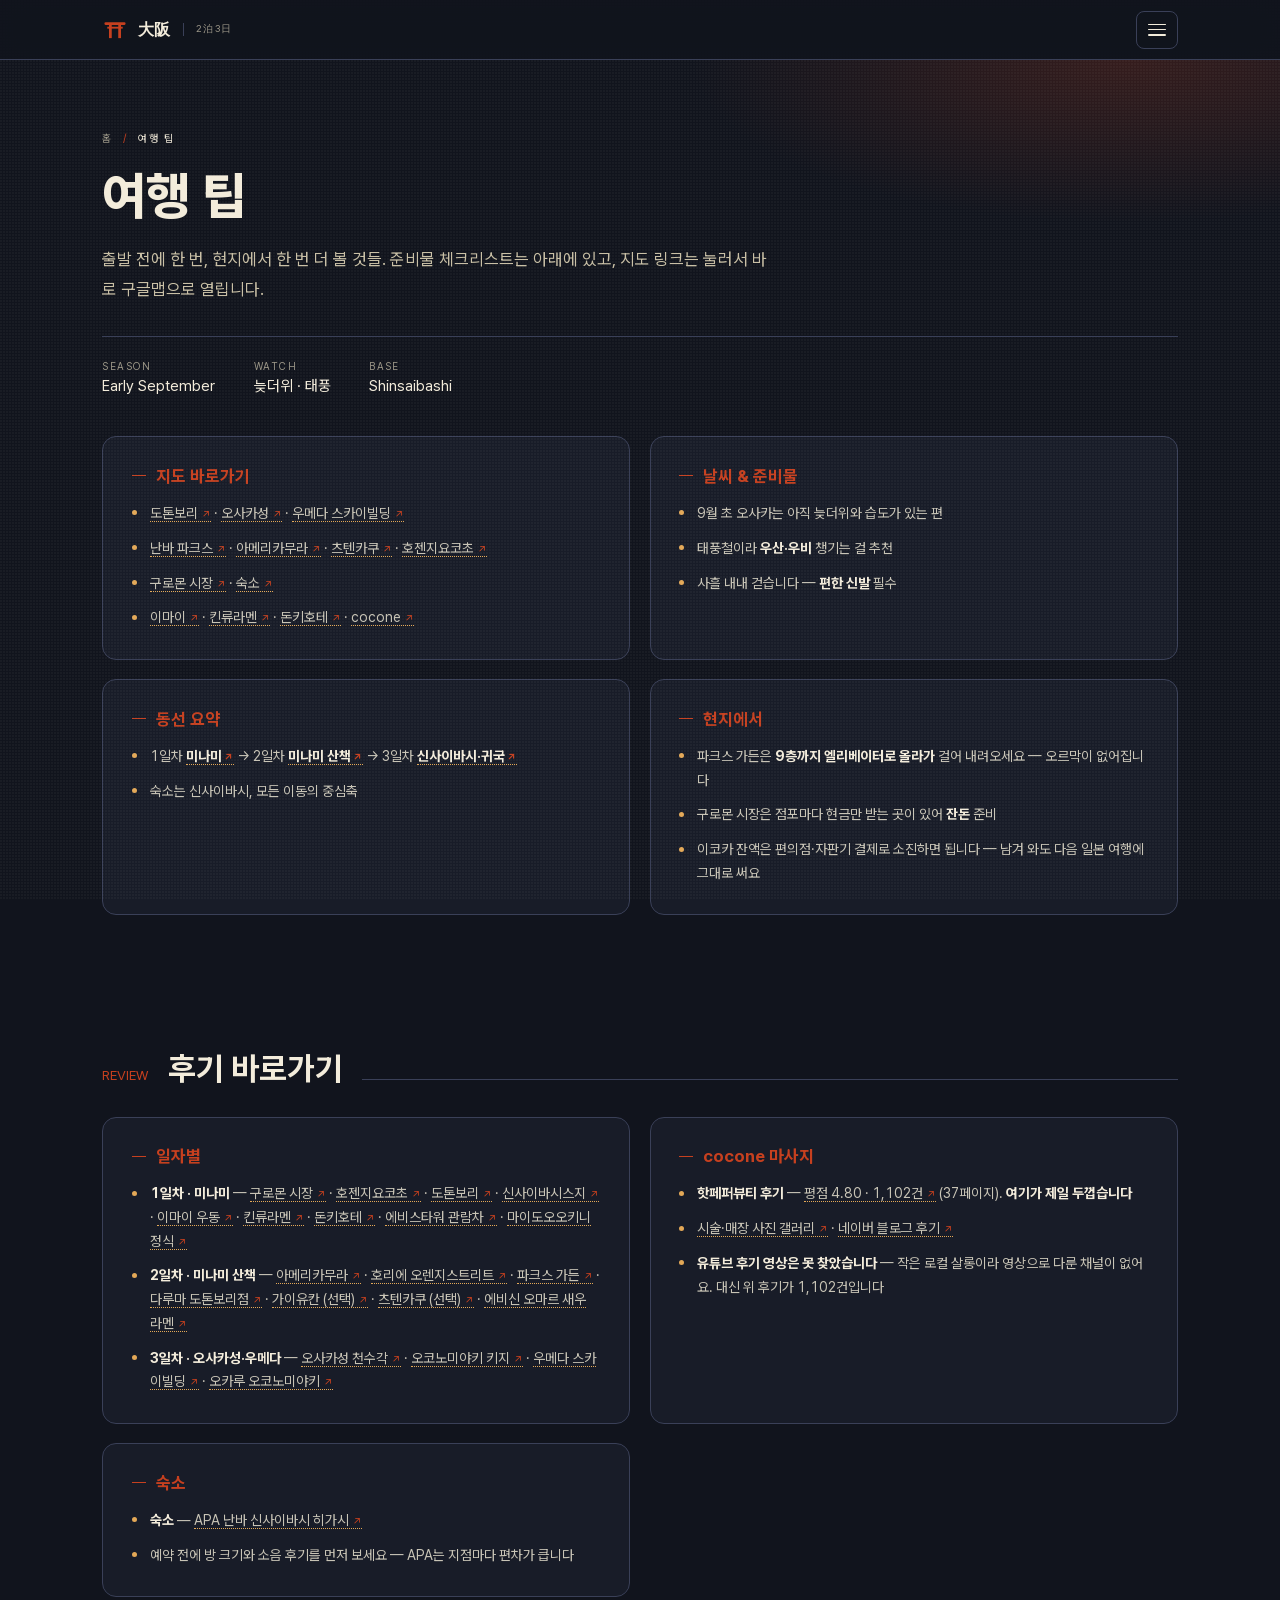
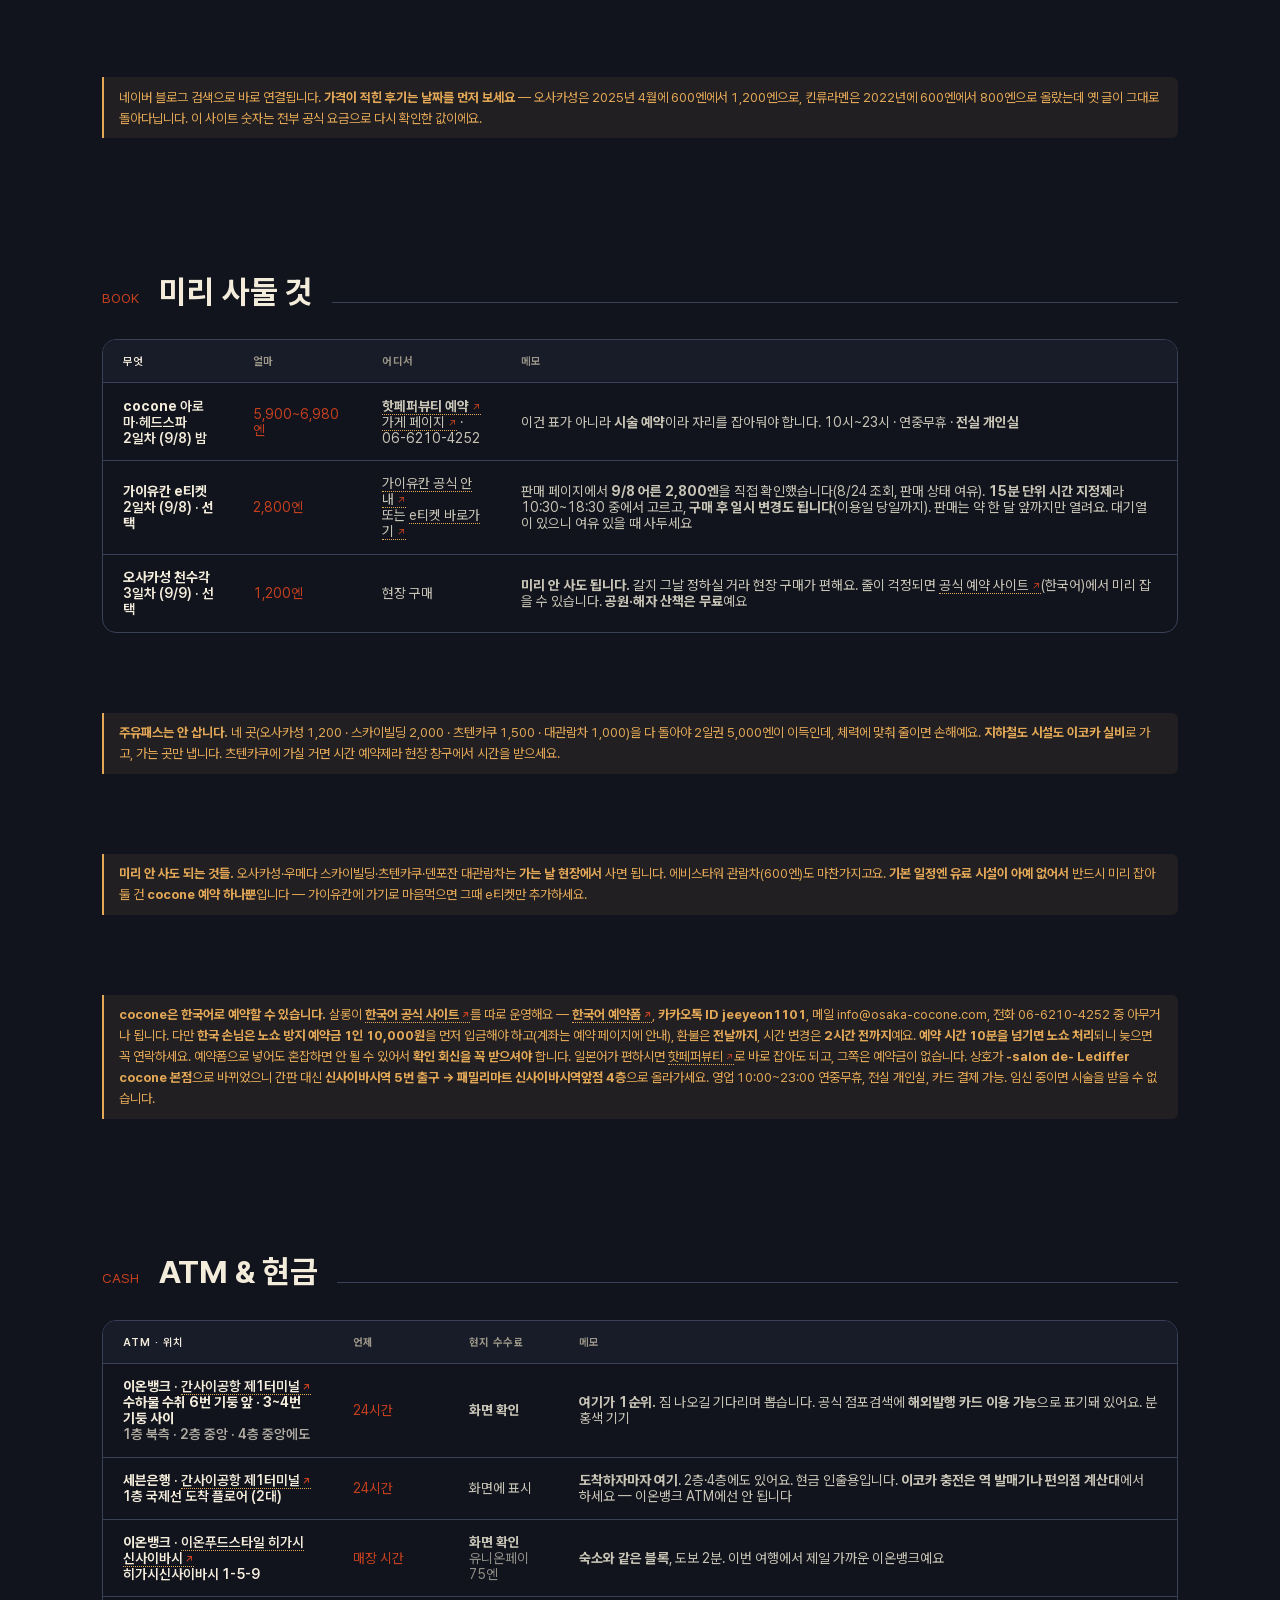
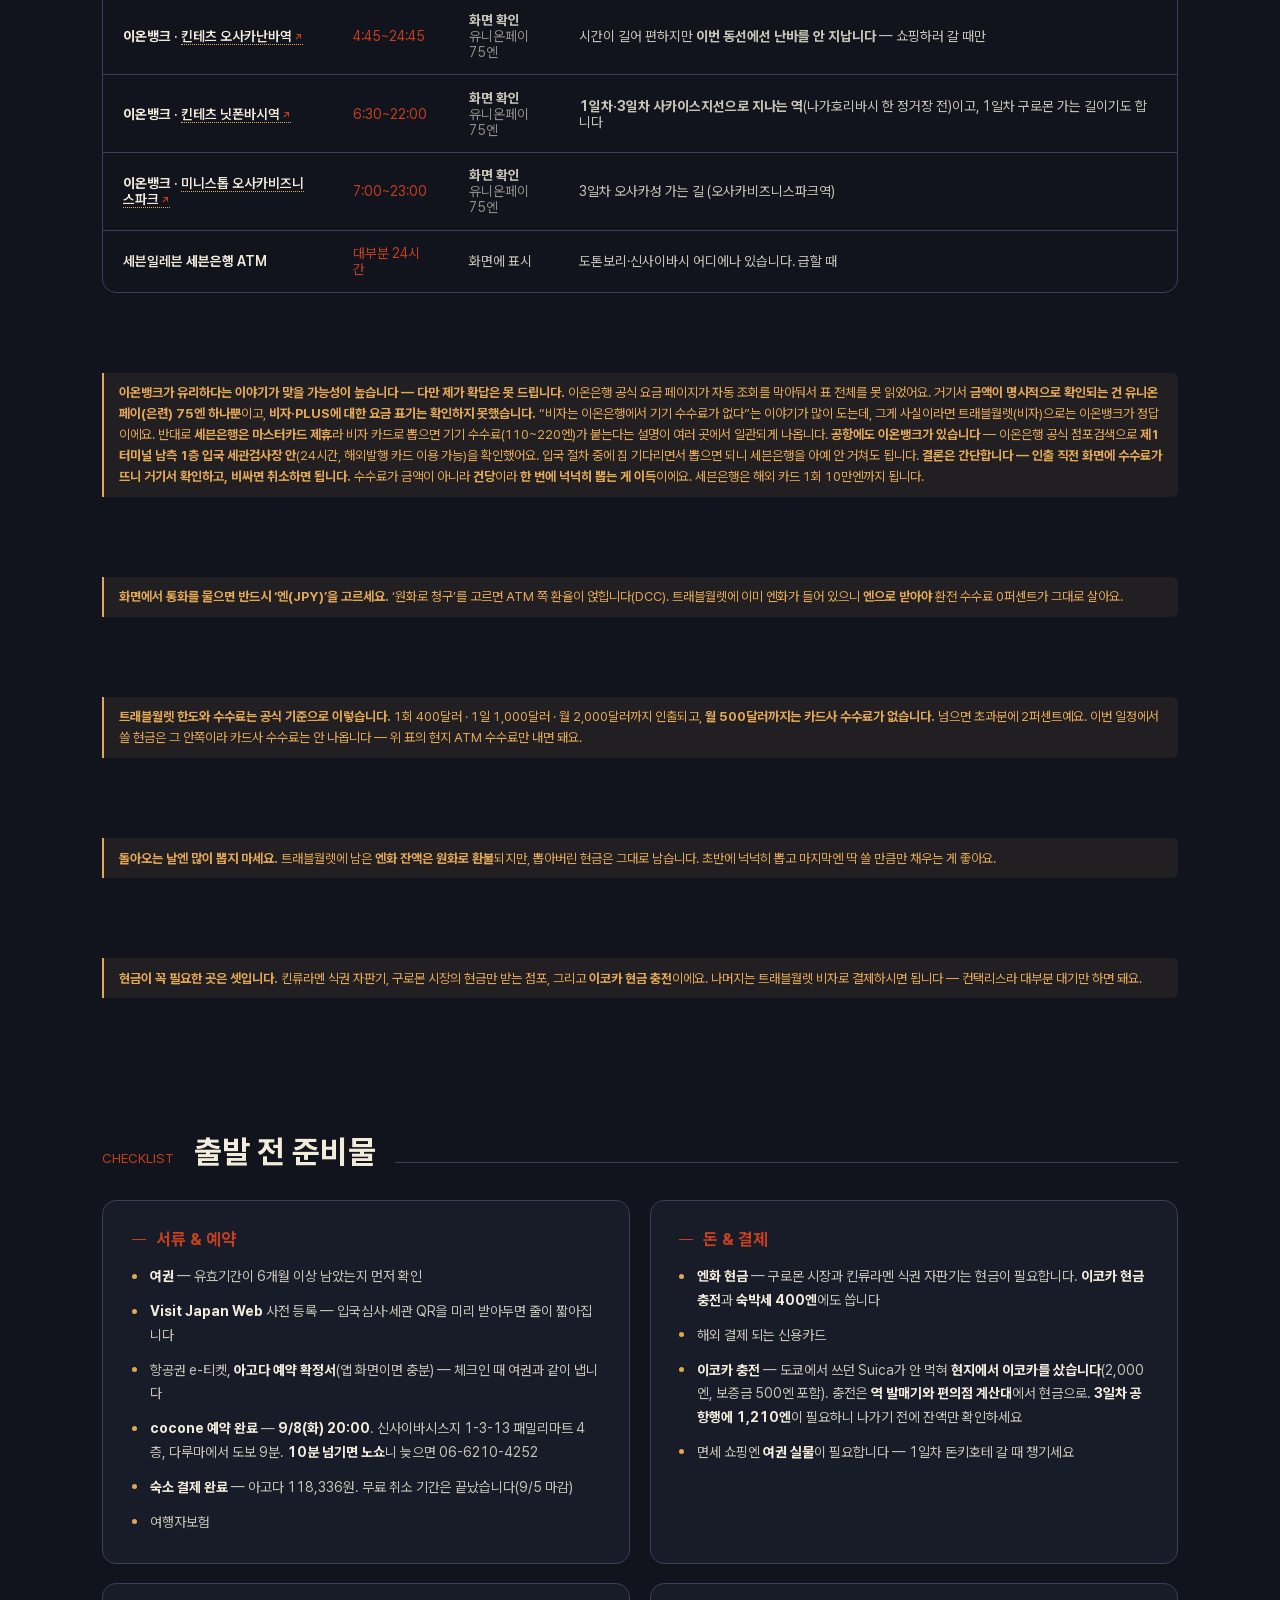
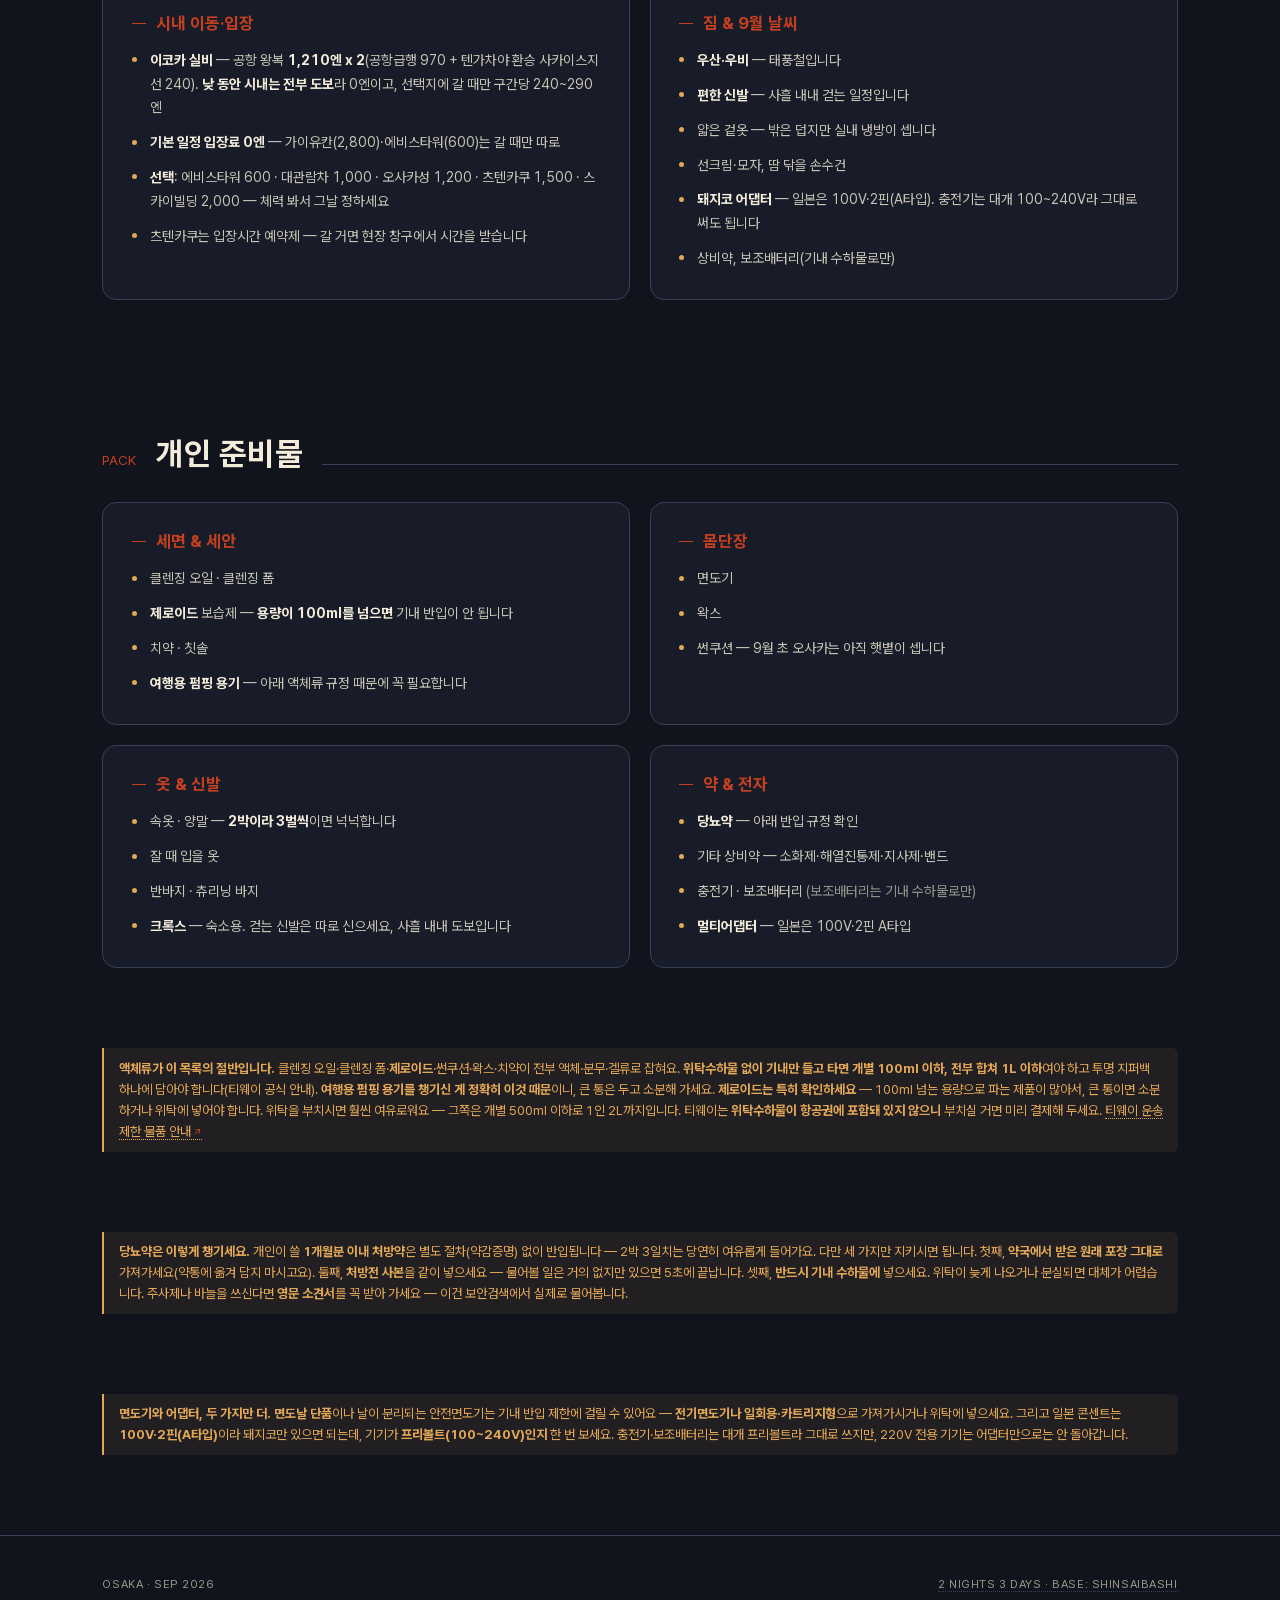
<file: notes.html>
<!DOCTYPE html>
<html lang="ko">
<head>
<meta charset="UTF-8">
<meta name="viewport" content="width=device-width, initial-scale=1.0, viewport-fit=cover">
<title>여행 팁 | 大阪 2泊3日</title>

<meta name="description" content="오사카 여행 지도 바로가기, 9월 초 날씨와 준비물, 출발 전 체크리스트, 사흘 동선 요약.">
<meta name="theme-color" content="#11141D">
<meta name="color-scheme" content="dark">
<link rel="canonical" href="https://osaka-kyoto-2026.vercel.app/notes.html">

<meta property="og:type" content="website">
<meta property="og:site_name" content="OSAKA · SEP 2026">
<meta property="og:title" content="여행 팁 | 大阪 2泊3日">
<meta property="og:description" content="오사카 여행 지도 바로가기, 9월 초 날씨와 준비물, 출발 전 체크리스트, 4일 동선 요약.">
<meta property="og:url" content="https://osaka-kyoto-2026.vercel.app/notes.html">
<meta property="og:locale" content="ko_KR">
<meta name="twitter:card" content="summary">
<meta name="twitter:title" content="여행 팁 | 大阪 2泊3日">
<meta name="twitter:description" content="오사카 여행 지도 바로가기, 9월 초 날씨와 준비물, 출발 전 체크리스트, 4일 동선 요약.">

<link rel="icon" href="data:image/svg+xml,%3Csvg xmlns='http://www.w3.org/2000/svg' viewBox='0 0 32 32'%3E%3Crect width='32' height='32' rx='7' fill='%2311141D'/%3E%3Cg fill='%23C6401F'%3E%3Crect x='3' y='6.5' width='26' height='3.2' rx='1.4'/%3E%3Crect x='6.5' y='12' width='19' height='2.3'/%3E%3Crect x='8.6' y='9.7' width='3.4' height='16.3'/%3E%3Crect x='20' y='9.7' width='3.4' height='16.3'/%3E%3C/g%3E%3C/svg%3E">
<link rel="apple-touch-icon" href="data:image/svg+xml,%3Csvg xmlns='http://www.w3.org/2000/svg' viewBox='0 0 32 32'%3E%3Crect width='32' height='32' rx='7' fill='%2311141D'/%3E%3Cg fill='%23C6401F'%3E%3Crect x='3' y='6.5' width='26' height='3.2' rx='1.4'/%3E%3Crect x='6.5' y='12' width='19' height='2.3'/%3E%3Crect x='8.6' y='9.7' width='3.4' height='16.3'/%3E%3Crect x='20' y='9.7' width='3.4' height='16.3'/%3E%3C/g%3E%3C/svg%3E">
<link rel="preload" href="assets/fonts/Pretendard-subset.woff2" as="font" type="font/woff2" crossorigin>
<link rel="stylesheet" href="assets/style.css">
</head>
<body>
<div class="grain"></div>

<header class="topbar">
  <a class="brand" href="index.html" aria-label="홈으로">
    <svg class="brand-mark" viewBox="0 0 32 32" aria-hidden="true" focusable="false"><g fill="currentColor"><rect x="3" y="6.5" width="26" height="3.2" rx="1.4"/><rect x="6.5" y="12" width="19" height="2.3"/><rect x="8.6" y="9.7" width="3.4" height="16.3"/><rect x="20" y="9.7" width="3.4" height="16.3"/></g></svg>
    <span class="brand-text">大阪</span>
    <span class="brand-sub">2泊3日</span>
  </a>
  <button class="menu-btn" type="button" aria-label="메뉴 열기" aria-expanded="false" aria-controls="sitemenu">
    <span class="bars" aria-hidden="true"><i></i><i></i><i></i></span>
  </button>
</header>

<nav class="menu" id="sitemenu" aria-label="사이트 메뉴" hidden>
  <div class="menu-inner">
    <div class="menu-eyebrow">Kansai Trip Plan / 2026</div>
    <ul class="menu-list">
      <li>
        <a class="menu-link" href="index.html"><span class="n">00</span><span class="t">홈</span><span class="d">Overview</span></a>
      </li>
      <li>
        <a class="menu-link" href="summary.html"><span class="n">01</span><span class="t">한눈에 보기</span><span class="d">Summary</span></a>
      </li>
      <li>
        <a class="menu-link" href="itinerary.html"><span class="n">02</span><span class="t">일자별 일정</span><span class="d">Itinerary</span></a>
        <ul class="menu-days">
          <li><a href="day-1.html"><span class="dn">DAY 1</span>구로몬 &amp; 도톤보리 밤</a></li>
          <li><a href="day-2.html"><span class="dn">DAY 2</span>라멘 &amp; 쿠시카츠</a></li>
          <li><a href="day-3.html"><span class="dn">DAY 3</span>스시와 커피로 마무리</a></li>
        </ul>
      </li>
      <li>
        <a class="menu-link" href="stay.html"><span class="n">03</span><span class="t">숙소</span><span class="d">Stay</span></a>
      </li>
      <li>
        <a class="menu-link" href="transit.html"><span class="n">04</span><span class="t">교통 패스</span><span class="d">Transit</span></a>
      </li>
      <li>
        <a class="menu-link" href="notes.html"><span class="n">05</span><span class="t">여행 팁</span><span class="d">Notes</span></a>
      </li>
      <li>
        <a class="menu-link" href="budget.html"><span class="n">06</span><span class="t">예상 경비</span><span class="d">Budget</span></a>
      </li>
    </ul>
  </div>
</nav>

<section class="page-hero">
  <nav class="crumb" aria-label="현재 위치">
    <a href="index.html">홈</a>
    <span class="sep" aria-hidden="true">/</span>
    <span class="cur" aria-current="page">여행 팁</span>
  </nav>
  <h1>여행 팁</h1>
  <p class="lead">출발 전에 한 번, 현지에서 한 번 더 볼 것들. 준비물 체크리스트는 아래에 있고, 지도 링크는 눌러서 바로 구글맵으로 열립니다.</p>
  <div class="facts">
    <div><span class="label">Season</span><span class="val">Early September</span></div>
    <div><span class="label">Watch</span><span class="val">늦더위 · 태풍</span></div>
    <div><span class="label">Base</span><span class="val">Shinsaibashi</span></div>
  </div>
</section>

<div class="info-grid">
  <div class="info-card reveal">
    <h3>지도 바로가기</h3>
    <ul>
      <li><a class="maplink" href="https://maps.google.com/?cid=16446419638008461065" target="_blank" rel="noopener">도톤보리</a> · <a class="maplink" href="https://maps.google.com/?cid=1081374622389182017" target="_blank" rel="noopener">오사카성</a> · <a class="maplink" href="https://maps.google.com/?cid=6323866581023509245" target="_blank" rel="noopener">우메다 스카이빌딩</a></li>
      <li><a class="maplink" href="https://www.google.com/maps/search/?api=1&amp;query=%E3%81%AA%E3%82%93%E3%81%B0%E3%83%91%E3%83%BC%E3%82%AF%E3%82%B9" target="_blank" rel="noopener">난바 파크스</a> · <a class="maplink" href="https://www.google.com/maps/search/?api=1&amp;query=%E3%82%A2%E3%83%A1%E3%83%AA%E3%82%AB%E6%9D%91" target="_blank" rel="noopener">아메리카무라</a> · <a class="maplink" href="https://www.google.com/maps/search/?api=1&amp;query=%E9%80%9A%E5%A4%A9%E9%96%A3" target="_blank" rel="noopener">츠텐카쿠</a> · <a class="maplink" href="https://www.google.com/maps/search/?api=1&amp;query=%E6%B3%95%E5%96%84%E5%AF%BA%E6%A8%AA%E4%B8%81+%E5%A4%A7%E9%98%AA" target="_blank" rel="noopener">호젠지요코초</a></li>
      <li><a class="maplink" href="https://maps.google.com/?cid=12402117845945925953" target="_blank" rel="noopener">구로몬 시장</a> · <a class="maplink" href="https://maps.google.com/?cid=946145594871126472" target="_blank" rel="noopener">숙소</a></li>
      <li><a class="maplink" href="https://www.google.com/maps/search/?api=1&amp;query=%E9%81%93%E9%A0%93%E5%A0%80+%E4%BB%8A%E4%BA%95+%E6%9C%AC%E5%BA%97" target="_blank" rel="noopener">이마이</a> · <a class="maplink" href="https://www.google.com/maps/search/?api=1&amp;query=%E9%87%91%E9%BE%8D%E3%83%A9%E3%83%BC%E3%83%A1%E3%83%B3+%E9%81%93%E9%A0%93%E5%A0%80%E5%BA%97" target="_blank" rel="noopener">킨류라멘</a> · <a class="maplink" href="https://www.google.com/maps/search/?api=1&amp;query=%E3%83%89%E3%83%B3%E3%83%BB%E3%82%AD%E3%83%9B%E3%83%BC%E3%83%86+%E9%81%93%E9%A0%93%E5%A0%80%E5%BA%97" target="_blank" rel="noopener">돈키호테</a> · <a class="maplink" href="https://www.google.com/maps/search/?api=1&amp;query=Aroma%20%26%20head%20spa%20salon%20%22%20cocone%20%22&amp;query_place_id=ChIJa6PkwxXnAGARYn6EzlN9-0o" target="_blank" rel="noopener">cocone</a></li>
    </ul>
  </div>
  <div class="info-card reveal">
    <h3>날씨 &amp; 준비물</h3>
    <ul>
      <li>9월 초 오사카는 아직 늦더위와 습도가 있는 편</li>
      <li>태풍철이라 <b>우산·우비</b> 챙기는 걸 추천</li>
      <li>사흘 내내 걷습니다 — <b>편한 신발</b> 필수</li>
    </ul>
  </div>
  <div class="info-card reveal">
    <h3>동선 요약</h3>
    <ul>
      <li>1일차 <b><a class="maplink" href="day-1.html">미나미</a></b> → 2일차 <b><a class="maplink" href="day-2.html">미나미 산책</a></b> → 3일차 <b><a class="maplink" href="day-3.html">신사이바시·귀국</a></b></li>
      <li>숙소는 신사이바시, 모든 이동의 중심축</li>
    </ul>
  </div>
  <div class="info-card reveal">
    <h3>현지에서</h3>
    <ul>
      <li>파크스 가든은 <b>9층까지 엘리베이터로 올라가</b> 걸어 내려오세요 — 오르막이 없어집니다</li>
      <li>구로몬 시장은 점포마다 현금만 받는 곳이 있어 <b>잔돈</b> 준비</li>
      <li>이코카 잔액은 편의점·자판기 결제로 소진하면 됩니다 — 남겨 와도 다음 일본 여행에 그대로 써요</li>
    </ul>
  </div>
</div>

<div class="section-head">
  <span class="num">REVIEW</span>
  <h2>후기 바로가기</h2>
  <span class="line" aria-hidden="true"></span>
</div>

<div class="info-grid">
  <div class="info-card reveal">
    <h3>일자별</h3>
    <ul>
      <li><b>1일차 · 미나미</b> — <a class="maplink" href="https://search.naver.com/search.naver?ssc=tab.blog.all&amp;query=%EC%98%A4%EC%82%AC%EC%B9%B4%20%EA%B5%AC%EB%A1%9C%EB%AA%AC%EC%8B%9C%EC%9E%A5%20%ED%9B%84%EA%B8%B0" target="_blank" rel="noopener">구로몬 시장</a> · <a class="maplink" href="https://search.naver.com/search.naver?ssc=tab.blog.all&amp;query=%EC%98%A4%EC%82%AC%EC%B9%B4%20%ED%98%B8%EC%A0%A0%EC%A7%80%EC%9A%94%EC%BD%94%EC%B4%88%20%ED%9B%84%EA%B8%B0" target="_blank" rel="noopener">호젠지요코초</a> · <a class="maplink" href="https://search.naver.com/search.naver?ssc=tab.blog.all&amp;query=%EC%98%A4%EC%82%AC%EC%B9%B4%20%EB%8F%84%ED%86%A4%EB%B3%B4%EB%A6%AC%20%ED%9B%84%EA%B8%B0" target="_blank" rel="noopener">도톤보리</a> · <a class="maplink" href="https://search.naver.com/search.naver?ssc=tab.blog.all&amp;query=%EC%98%A4%EC%82%AC%EC%B9%B4%20%EC%8B%A0%EC%82%AC%EC%9D%B4%EB%B0%94%EC%8B%9C%20%EC%87%BC%ED%95%91%20%ED%9B%84%EA%B8%B0" target="_blank" rel="noopener">신사이바시스지</a> · <a class="maplink" href="https://search.naver.com/search.naver?ssc=tab.blog.all&amp;query=%EB%8F%84%ED%86%A4%EB%B3%B4%EB%A6%AC%20%EC%9D%B4%EB%A7%88%EC%9D%B4%20%EC%9A%B0%EB%8F%99%20%ED%9B%84%EA%B8%B0" target="_blank" rel="noopener">이마이 우동</a> · <a class="maplink" href="https://search.naver.com/search.naver?ssc=tab.blog.all&amp;query=%EC%98%A4%EC%82%AC%EC%B9%B4%20%ED%82%A8%EB%A5%98%EB%9D%BC%EB%A9%98%20%ED%9B%84%EA%B8%B0" target="_blank" rel="noopener">킨류라멘</a> · <a class="maplink" href="https://search.naver.com/search.naver?ssc=tab.blog.all&amp;query=%EB%8F%88%ED%82%A4%ED%98%B8%ED%85%8C%20%EB%8F%84%ED%86%A4%EB%B3%B4%EB%A6%AC%20%EB%A9%B4%EC%84%B8%20%ED%9B%84%EA%B8%B0" target="_blank" rel="noopener">돈키호테</a> · <a class="maplink" href="https://search.naver.com/search.naver?ssc=tab.blog.all&amp;query=%EB%8F%84%ED%86%A4%EB%B3%B4%EB%A6%AC%20%EC%97%90%EB%B9%84%EC%8A%A4%ED%83%80%EC%9B%8C%20%EA%B4%80%EB%9E%8C%EC%B0%A8%20%ED%9B%84%EA%B8%B0" target="_blank" rel="noopener">에비스타워 관람차</a> · <a class="maplink" href="https://search.naver.com/search.naver?ssc=tab.blog.all&amp;query=%EC%98%A4%EC%82%AC%EC%B9%B4%20%EB%8B%88%ED%98%BC%EB%B0%94%EC%8B%9C%20%EB%A7%88%EC%9D%B4%EB%8F%84%EC%98%A4%EC%98%A4%ED%82%A4%EB%8B%88%20%EC%8B%9D%EB%8B%B9" target="_blank" rel="noopener">마이도오오키니 정식</a></li>
      <li><b>2일차 · 미나미 산책</b> — <a class="maplink" href="https://search.naver.com/search.naver?ssc=tab.blog.all&amp;query=%EC%98%A4%EC%82%AC%EC%B9%B4%20%EC%95%84%EB%A9%94%EB%A6%AC%EC%B9%B4%EB%AC%B4%EB%9D%BC%20%ED%9B%84%EA%B8%B0" target="_blank" rel="noopener">아메리카무라</a> · <a class="maplink" href="https://search.naver.com/search.naver?ssc=tab.blog.all&amp;query=%EC%98%A4%EC%82%AC%EC%B9%B4%20%ED%98%B8%EB%A6%AC%EC%97%90%20%EC%98%A4%EB%A0%8C%EC%A7%80%EC%8A%A4%ED%8A%B8%EB%A6%AC%ED%8A%B8%20%ED%9B%84%EA%B8%B0" target="_blank" rel="noopener">호리에 오렌지스트리트</a> · <a class="maplink" href="https://search.naver.com/search.naver?ssc=tab.blog.all&amp;query=%EB%82%9C%EB%B0%94%ED%8C%8C%ED%81%AC%EC%8A%A4%20%ED%8C%8C%ED%81%AC%EC%8A%A4%EA%B0%80%EB%93%A0%20%ED%9B%84%EA%B8%B0" target="_blank" rel="noopener">파크스 가든</a> · <a class="maplink" href="https://search.naver.com/search.naver?ssc=tab.blog.all&amp;query=%EC%BF%A0%EC%8B%9C%EC%B9%B4%EC%B8%A0%20%EB%8B%A4%EB%A3%A8%EB%A7%88%20%EB%8F%84%ED%86%A4%EB%B3%B4%EB%A6%AC%EC%A0%90%20%ED%9B%84%EA%B8%B0" target="_blank" rel="noopener">다루마 도톤보리점</a> · <a class="maplink" href="https://search.naver.com/search.naver?ssc=tab.blog.all&amp;query=%EC%98%A4%EC%82%AC%EC%B9%B4%20%EA%B0%80%EC%9D%B4%EC%9C%A0%EC%B9%B8%20%ED%9B%84%EA%B8%B0" target="_blank" rel="noopener">가이유칸 (선택)</a> · <a class="maplink" href="https://search.naver.com/search.naver?ssc=tab.blog.all&amp;query=%EC%98%A4%EC%82%AC%EC%B9%B4%20%EC%B8%A0%ED%85%90%EC%B9%B4%EC%BF%A0%20%ED%9B%84%EA%B8%B0" target="_blank" rel="noopener">츠텐카쿠 (선택)</a> · <a class="maplink" href="https://search.naver.com/search.naver?ssc=tab.blog.all&amp;query=%EC%98%A4%EC%82%AC%EC%B9%B4%20%EC%95%84%EB%A9%94%EB%A6%AC%EC%B9%B4%EB%AC%B4%EB%9D%BC%20%EC%97%90%EB%B9%84%EC%8B%A0%20%EC%98%A4%EB%A7%88%EB%A5%B4%EC%83%88%EC%9A%B0%20%EB%9D%BC%EB%A9%98" target="_blank" rel="noopener">에비신 오마르 새우 라멘</a></li>
      <li><b>3일차 · 오사카성·우메다</b> — <a class="maplink" href="https://search.naver.com/search.naver?ssc=tab.blog.all&amp;query=%EC%98%A4%EC%82%AC%EC%B9%B4%EC%84%B1%20%EC%B2%9C%EC%88%98%EA%B0%81%20%ED%9B%84%EA%B8%B0" target="_blank" rel="noopener">오사카성 천수각</a> · <a class="maplink" href="https://search.naver.com/search.naver?ssc=tab.blog.all&amp;query=%EC%98%A4%EC%BD%94%EB%85%B8%EB%AF%B8%EC%95%BC%ED%82%A4%20%ED%82%A4%EC%A7%80%20%EC%9A%B0%EB%A9%94%EB%8B%A4%20%ED%9B%84%EA%B8%B0" target="_blank" rel="noopener">오코노미야키 키지</a> · <a class="maplink" href="https://search.naver.com/search.naver?ssc=tab.blog.all&amp;query=%EC%9A%B0%EB%A9%94%EB%8B%A4%20%EC%8A%A4%EC%B9%B4%EC%9D%B4%EB%B9%8C%EB%94%A9%20%EA%B3%B5%EC%A4%91%EC%A0%95%EC%9B%90%20%ED%9B%84%EA%B8%B0" target="_blank" rel="noopener">우메다 스카이빌딩</a> · <a class="maplink" href="https://search.naver.com/search.naver?ssc=tab.blog.all&amp;query=%EC%98%A4%EC%82%AC%EC%B9%B4%20%EC%84%BC%EB%8B%88%EC%B9%98%EB%A7%88%EC%97%90%20%EC%98%A4%EC%B9%B4%EB%A3%A8%20%EC%98%A4%EC%BD%94%EB%85%B8%EB%AF%B8%EC%95%BC%ED%82%A4" target="_blank" rel="noopener">오카루 오코노미야키</a></li>
    </ul>
  </div>
  <div class="info-card reveal">
    <h3>cocone 마사지</h3>
    <ul>
      <li><b>핫페퍼뷰티 후기</b> — <a class="maplink" href="https://beauty.hotpepper.jp/kr/slnH000353700/review/" target="_blank" rel="noopener">평점 4.80 · 1,102건</a> (37페이지). <b>여기가 제일 두껍습니다</b></li>
      <li><a class="maplink" href="https://beauty.hotpepper.jp/kr/slnH000353700/photo/" target="_blank" rel="noopener">시술·매장 사진 갤러리</a> · <a class="maplink" href="https://search.naver.com/search.naver?ssc=tab.blog.all&amp;query=%EC%98%A4%EC%82%AC%EC%B9%B4%20%EC%8B%A0%EC%82%AC%EC%9D%B4%EB%B0%94%EC%8B%9C%20%EC%BD%94%EC%BD%94%EB%84%A4%20%EB%A7%88%EC%82%AC%EC%A7%80" target="_blank" rel="noopener">네이버 블로그 후기</a></li>
      <li><b>유튜브 후기 영상은 못 찾았습니다</b> — 작은 로컬 살롱이라 영상으로 다룬 채널이 없어요. 대신 위 후기가 1,102건입니다</li>
    </ul>
  </div>
  <div class="info-card reveal">
    <h3>숙소</h3>
    <ul>
      <li><b>숙소</b> — <a class="maplink" href="https://search.naver.com/search.naver?ssc=tab.blog.all&amp;query=%EC%95%84%ED%8C%8C%ED%98%B8%ED%85%94%20%EB%82%9C%EB%B0%94%20%EC%8B%A0%EC%82%AC%EC%9D%B4%EB%B0%94%EC%8B%9C%20%ED%9B%84%EA%B8%B0" target="_blank" rel="noopener">APA 난바 신사이바시 히가시</a></li>
      <li>예약 전에 방 크기와 소음 후기를 먼저 보세요 — APA는 지점마다 편차가 큽니다</li>
    </ul>
  </div>
</div>

<div class="note-block reveal">
  <p class="tip">네이버 블로그 검색으로 바로 연결됩니다. <b>가격이 적힌 후기는 날짜를 먼저 보세요</b> — 오사카성은 2025년 4월에 600엔에서 1,200엔으로, 킨류라멘은 2022년에 600엔에서 800엔으로 올랐는데 옛 글이 그대로 돌아다닙니다. 이 사이트 숫자는 전부 공식 요금으로 다시 확인한 값이에요.</p>
</div>

<div class="section-head">
  <span class="num">BOOK</span>
  <h2>미리 사둘 것</h2>
  <span class="line" aria-hidden="true"></span>
</div>

<div class="transit-plan reveal">
  <table>
    <thead>
      <tr><th scope="col">무엇</th><th scope="col">얼마</th><th scope="col">어디서</th><th scope="col">메모</th></tr>
    </thead>
    <tbody>
      <tr><td><b>cocone</b> 아로마·헤드스파<br>2일차 (9/8) 밤</td><td>5,900~6,980엔</td><td><a class="maplink" href="https://beauty.hotpepper.jp/CSP/kr/reserve/?storeId=H000353700" target="_blank" rel="noopener"><b>핫페퍼뷰티 예약</b></a><br><a class="maplink" href="https://beauty.hotpepper.jp/kr/slnH000353700/" target="_blank" rel="noopener">가게 페이지</a> · 06-6210-4252</td><td>이건 표가 아니라 <b>시술 예약</b>이라 자리를 잡아둬야 합니다. 10시~23시 · 연중무휴 · <b>전실 개인실</b></td></tr>
      <tr><td><b>가이유칸 e티켓</b><br>2일차 (9/8) · <b>선택</b></td><td>2,800엔</td><td><a class="maplink" href="https://www.kaiyukan.com/info/ticket/kaiyukan/" target="_blank" rel="noopener">가이유칸 공식 안내</a><br>또는 <a class="maplink" href="https://webket.jp/pc/ticket/index?fc=00290&amp;ac=0000" target="_blank" rel="noopener">e티켓 바로가기</a></td><td>판매 페이지에서 <b>9/8 어른 2,800엔</b>을 직접 확인했습니다(8/24 조회, 판매 상태 여유). <b>15분 단위 시간 지정제</b>라 10:30~18:30 중에서 고르고, <b>구매 후 일시 변경도 됩니다</b>(이용일 당일까지). 판매는 약 한 달 앞까지만 열려요. 대기열이 있으니 여유 있을 때 사두세요</td></tr>
      <tr><td><b>오사카성 천수각</b><br>3일차 (9/9) · 선택</td><td>1,200엔</td><td>현장 구매</td><td><b>미리 안 사도 됩니다.</b> 갈지 그날 정하실 거라 현장 구매가 편해요. 줄이 걱정되면 <a class="maplink" href="https://ars-osakacastle.triplabo.jp/home?lang=ko" target="_blank" rel="noopener">공식 예약 사이트</a>(한국어)에서 미리 잡을 수 있습니다. <b>공원·해자 산책은 무료</b>예요</td></tr>
    </tbody>
  </table>
</div>

<div class="note-block reveal">
  <p class="tip"><b>주유패스는 안 삽니다.</b> 네 곳(오사카성 1,200 · 스카이빌딩 2,000 · 츠텐카쿠 1,500 · 대관람차 1,000)을 다 돌아야 2일권 5,000엔이 이득인데, 체력에 맞춰 줄이면 손해예요. <b>지하철도 시설도 이코카 실비</b>로 가고, 가는 곳만 냅니다. 츠텐카쿠에 가실 거면 시간 예약제라 현장 창구에서 시간을 받으세요.</p>
</div>

<div class="note-block reveal">
  <p class="tip"><b>미리 안 사도 되는 것들.</b> 오사카성·우메다 스카이빌딩·츠텐카쿠·덴포잔 대관람차는 <b>가는 날 현장에서</b> 사면 됩니다. 에비스타워 관람차(600엔)도 마찬가지고요. <b>기본 일정엔 유료 시설이 아예 없어서</b> 반드시 미리 잡아둘 건 <b>cocone 예약 하나뿐</b>입니다 — 가이유칸에 가기로 마음먹으면 그때 e티켓만 추가하세요.</p>
</div>

<div class="note-block reveal">
  <p class="tip"><b>cocone은 한국어로 예약할 수 있습니다.</b> 살롱이 <b><a class="maplink" href="https://osaka-cocone.com/?lang=ko" target="_blank" rel="noopener">한국어 공식 사이트</a></b>를 따로 운영해요 — <b><a class="maplink" href="https://osaka-cocone.com/booking?lang=ko" target="_blank" rel="noopener">한국어 예약폼</a></b>, <b>카카오톡 ID jeeyeon1101</b>, 메일 info@osaka-cocone.com, 전화 06-6210-4252 중 아무거나 됩니다. 다만 <b>한국 손님은 노쇼 방지 예약금 1인 10,000원</b>을 먼저 입금해야 하고(계좌는 예약 페이지에 안내), 환불은 <b>전날까지</b>, 시간 변경은 <b>2시간 전까지</b>예요. <b>예약 시간 10분을 넘기면 노쇼 처리</b>되니 늦으면 꼭 연락하세요. 예약폼으로 넣어도 혼잡하면 안 될 수 있어서 <b>확인 회신을 꼭 받으셔야</b> 합니다. 일본어가 편하시면 <a class="maplink" href="https://beauty.hotpepper.jp/CSP/kr/reserve/?storeId=H000353700" target="_blank" rel="noopener">핫페퍼뷰티</a>로 바로 잡아도 되고, 그쪽은 예약금이 없습니다. 상호가 <b>-salon de- Lediffer cocone 본점</b>으로 바뀌었으니 간판 대신 <b>신사이바시역 5번 출구 → 패밀리마트 신사이바시역앞점 4층</b>으로 올라가세요. 영업 10:00~23:00 연중무휴, 전실 개인실, 카드 결제 가능. 임신 중이면 시술을 받을 수 없습니다.</p>
</div>

<div class="section-head">
  <span class="num">CASH</span>
  <h2>ATM &amp; 현금</h2>
  <span class="line" aria-hidden="true"></span>
</div>

<div class="transit-plan reveal">
  <table>
    <thead>
      <tr><th scope="col">ATM · 위치</th><th scope="col">언제</th><th scope="col">현지 수수료</th><th scope="col">메모</th></tr>
    </thead>
    <tbody>
      <tr><td><b>이온뱅크</b> · <a class="maplink" href="https://www.google.com/maps/search/?api=1&amp;query=%E9%96%A2%E8%A5%BF%E5%9B%BD%E9%9A%9B%E7%A9%BA%E6%B8%AF%20%E7%AC%AC1%E3%82%BF%E3%83%BC%E3%83%9F%E3%83%8A%E3%83%AB" target="_blank" rel="noopener">간사이공항 제1터미널</a><br><b>수하물 수취 6번 기둥 앞 · 3~4번 기둥 사이</b><br><span style="opacity:.7">1층 북측 · 2층 중앙 · 4층 중앙에도</span></td><td>24시간</td><td><b>화면 확인</b></td><td><b>여기가 1순위.</b> 짐 나오길 기다리며 뽑습니다. 공식 점포검색에 <b>해외발행 카드 이용 가능</b>으로 표기돼 있어요. 분홍색 기기</td></tr>
      <tr><td><b>세븐은행</b> · <a class="maplink" href="https://www.google.com/maps/search/?api=1&amp;query=%E9%96%A2%E8%A5%BF%E5%9B%BD%E9%9A%9B%E7%A9%BA%E6%B8%AF%20%E7%AC%AC1%E3%82%BF%E3%83%BC%E3%83%9F%E3%83%8A%E3%83%AB" target="_blank" rel="noopener">간사이공항 제1터미널</a><br>1층 국제선 도착 플로어 (2대)</td><td>24시간</td><td>화면에 표시</td><td><b>도착하자마자 여기</b>. 2층·4층에도 있어요. 현금 인출용입니다. <b>이코카 충전은 역 발매기나 편의점 계산대</b>에서 하세요 — 이온뱅크 ATM에선 안 됩니다</td></tr>
      <tr><td><b>이온뱅크</b> · <a class="maplink" href="https://www.google.com/maps/search/?api=1&amp;query=%E3%82%A4%E3%82%AA%E3%83%B3%E3%83%95%E3%83%BC%E3%83%89%E3%82%B9%E3%82%BF%E3%82%A4%E3%83%AB%20%E6%9D%B1%E5%BF%83%E6%96%8E%E6%A9%8B%E5%BA%97" target="_blank" rel="noopener">이온푸드스타일 히가시신사이바시</a><br>히가시신사이바시 1-5-9</td><td>매장 시간</td><td><b>화면 확인</b><br><span style="opacity:.7">유니온페이 75엔</span></td><td><b>숙소와 같은 블록</b>, 도보 2분. 이번 여행에서 제일 가까운 이온뱅크예요</td></tr>
      <tr><td><b>이온뱅크</b> · <a class="maplink" href="https://www.google.com/maps/search/?api=1&amp;query=%E8%BF%91%E9%89%84%20%E5%A4%A7%E9%98%AA%E9%9B%A3%E6%B3%A2%E9%A7%85" target="_blank" rel="noopener">킨테츠 오사카난바역</a></td><td>4:45~24:45</td><td><b>화면 확인</b><br><span style="opacity:.7">유니온페이 75엔</span></td><td>시간이 길어 편하지만 <b>이번 동선에선 난바를 안 지납니다</b> — 쇼핑하러 갈 때만</td></tr>
      <tr><td><b>이온뱅크</b> · <a class="maplink" href="https://www.google.com/maps/search/?api=1&amp;query=%E8%BF%91%E9%89%84%20%E6%97%A5%E6%9C%AC%E6%A9%8B%E9%A7%85%20%E5%A4%A7%E9%98%AA" target="_blank" rel="noopener">킨테츠 닛폰바시역</a></td><td>6:30~22:00</td><td><b>화면 확인</b><br><span style="opacity:.7">유니온페이 75엔</span></td><td><b>1일차·3일차 사카이스지선으로 지나는 역</b>(나가호리바시 한 정거장 전)이고, 1일차 구로몬 가는 길이기도 합니다</td></tr>
      <tr><td><b>이온뱅크</b> · <a class="maplink" href="https://www.google.com/maps/search/?api=1&amp;query=%E3%83%9F%E3%83%8B%E3%82%B9%E3%83%88%E3%83%83%E3%83%97%20%E5%A4%A7%E9%98%AA%E3%83%93%E3%82%B8%E3%83%8D%E3%82%B9%E3%83%91%E3%83%BC%E3%82%AF%E5%BA%97" target="_blank" rel="noopener">미니스톱 오사카비즈니스파크</a></td><td>7:00~23:00</td><td><b>화면 확인</b><br><span style="opacity:.7">유니온페이 75엔</span></td><td>3일차 오사카성 가는 길 (오사카비즈니스파크역)</td></tr>
      <tr><td>세븐일레븐 <b>세븐은행</b> ATM</td><td>대부분 24시간</td><td>화면에 표시</td><td>도톤보리·신사이바시 어디에나 있습니다. 급할 때</td></tr>
    </tbody>
  </table>
</div>

<div class="note-block reveal">
  <p class="tip"><b>이온뱅크가 유리하다는 이야기가 맞을 가능성이 높습니다 — 다만 제가 확답은 못 드립니다.</b> 이온은행 공식 요금 페이지가 자동 조회를 막아둬서 표 전체를 못 읽었어요. 거기서 <b>금액이 명시적으로 확인되는 건 유니온페이(은련) 75엔 하나뿐</b>이고, <b>비자·PLUS에 대한 요금 표기는 확인하지 못했습니다.</b> “비자는 이온은행에서 기기 수수료가 없다”는 이야기가 많이 도는데, 그게 사실이라면 트래블월렛(비자)으로는 이온뱅크가 정답이에요. 반대로 <b>세븐은행은 마스터카드 제휴</b>라 비자 카드로 뽑으면 기기 수수료(110~220엔)가 붙는다는 설명이 여러 곳에서 일관되게 나옵니다. <b>공항에도 이온뱅크가 있습니다</b> — 이온은행 공식 점포검색으로 <b>제1터미널 남측 1층 입국 세관검사장 안</b>(24시간, 해외발행 카드 이용 가능)을 확인했어요. 입국 절차 중에 짐 기다리면서 뽑으면 되니 세븐은행을 아예 안 거쳐도 됩니다. <b>결론은 간단합니다 — 인출 직전 화면에 수수료가 뜨니 거기서 확인하고, 비싸면 취소하면 됩니다.</b> 수수료가 금액이 아니라 <b>건당</b>이라 <b>한 번에 넉넉히 뽑는 게 이득</b>이에요. 세븐은행은 해외 카드 1회 10만엔까지 됩니다.</p>
</div>

<div class="note-block reveal">
  <p class="tip"><b>화면에서 통화를 물으면 반드시 ‘엔(JPY)’을 고르세요.</b> ‘원화로 청구’를 고르면 ATM 쪽 환율이 얹힙니다(DCC). 트래블월렛에 이미 엔화가 들어 있으니 <b>엔으로 받아야</b> 환전 수수료 0퍼센트가 그대로 살아요.</p>
</div>

<div class="note-block reveal">
  <p class="tip"><b>트래블월렛 한도와 수수료는 공식 기준으로 이렇습니다.</b> 1회 400달러 · 1일 1,000달러 · 월 2,000달러까지 인출되고, <b>월 500달러까지는 카드사 수수료가 없습니다.</b> 넘으면 초과분에 2퍼센트예요. 이번 일정에서 쓸 현금은 그 안쪽이라 카드사 수수료는 안 나옵니다 — 위 표의 현지 ATM 수수료만 내면 돼요.</p>
</div>

<div class="note-block reveal">
  <p class="tip"><b>돌아오는 날엔 많이 뽑지 마세요.</b> 트래블월렛에 남은 <b>엔화 잔액은 원화로 환불</b>되지만, 뽑아버린 현금은 그대로 남습니다. 초반에 넉넉히 뽑고 마지막엔 딱 쓸 만큼만 채우는 게 좋아요.</p>
</div>

<div class="note-block reveal">
  <p class="tip"><b>현금이 꼭 필요한 곳은 셋입니다.</b> 킨류라멘 식권 자판기, 구로몬 시장의 현금만 받는 점포, 그리고 <b>이코카 현금 충전</b>이에요. 나머지는 트래블월렛 비자로 결제하시면 됩니다 — 컨택리스라 대부분 대기만 하면 돼요.</p>
</div>

<div class="section-head">
  <span class="num">CHECKLIST</span>
  <h2>출발 전 준비물</h2>
  <span class="line" aria-hidden="true"></span>
</div>

<div class="info-grid">
  <div class="info-card reveal">
    <h3>서류 &amp; 예약</h3>
    <ul>
      <li><b>여권</b> — 유효기간이 6개월 이상 남았는지 먼저 확인</li>
      <li><b>Visit Japan Web</b> 사전 등록 — 입국심사·세관 QR을 미리 받아두면 줄이 짧아집니다</li>
      <li>항공권 e-티켓, <b>아고다 예약 확정서</b>(앱 화면이면 충분) — 체크인 때 여권과 같이 냅니다</li>
      <li><b>cocone 예약 완료</b> — <b>9/8(화) 20:00</b>. 신사이바시스지 1-3-13 패밀리마트 4층, 다루마에서 도보 9분. <b>10분 넘기면 노쇼</b>니 늦으면 06-6210-4252</li>
      <li><b>숙소 결제 완료</b> — 아고다 118,336원. 무료 취소 기간은 끝났습니다(9/5 마감)</li>
      <li>여행자보험</li>
    </ul>
  </div>
  <div class="info-card reveal">
    <h3>돈 &amp; 결제</h3>
    <ul>
      <li><b>엔화 현금</b> — 구로몬 시장과 킨류라멘 식권 자판기는 현금이 필요합니다. <b>이코카 현금 충전</b>과 <b>숙박세 400엔</b>에도 씁니다</li>
      <li>해외 결제 되는 신용카드</li>
      <li><b>이코카 충전</b> — 도쿄에서 쓰던 Suica가 안 먹혀 <b>현지에서 이코카를 샀습니다</b>(2,000엔, 보증금 500엔 포함). 충전은 <b>역 발매기와 편의점 계산대</b>에서 현금으로. <b>3일차 공항행에 1,210엔</b>이 필요하니 나가기 전에 잔액만 확인하세요</li>
      <li>면세 쇼핑엔 <b>여권 실물</b>이 필요합니다 — 1일차 돈키호테 갈 때 챙기세요</li>
    </ul>
  </div>
  <div class="info-card reveal">
    <h3>시내 이동·입장</h3>
    <ul>
      <li><b>이코카 실비</b> — 공항 왕복 <b>1,210엔 x 2</b>(공항급행 970 + 텐가차야 환승 사카이스지선 240). <b>낮 동안 시내는 전부 도보</b>라 0엔이고, 선택지에 갈 때만 구간당 240~290엔</li>
      <li><b>기본 일정 입장료 0엔</b> — 가이유칸(2,800)·에비스타워(600)는 갈 때만 따로</li>
      <li><b>선택</b>: 에비스타워 600 · 대관람차 1,000 · 오사카성 1,200 · 츠텐카쿠 1,500 · 스카이빌딩 2,000 — 체력 봐서 그날 정하세요</li>
      <li>츠텐카쿠는 입장시간 예약제 — 갈 거면 현장 창구에서 시간을 받습니다</li>
    </ul>
  </div>
  <div class="info-card reveal">
    <h3>짐 &amp; 9월 날씨</h3>
    <ul>
      <li><b>우산·우비</b> — 태풍철입니다</li>
      <li><b>편한 신발</b> — 사흘 내내 걷는 일정입니다</li>
      <li>얇은 겉옷 — 밖은 덥지만 실내 냉방이 셉니다</li>
      <li>선크림·모자, 땀 닦을 손수건</li>
      <li><b>돼지코 어댑터</b> — 일본은 100V·2핀(A타입). 충전기는 대개 100~240V라 그대로 써도 됩니다</li>
      <li>상비약, 보조배터리(기내 수하물로만)</li>
    </ul>
  </div>
</div>

<div class="section-head">
  <span class="num">PACK</span>
  <h2>개인 준비물</h2>
  <span class="line" aria-hidden="true"></span>
</div>

<div class="info-grid">
  <div class="info-card reveal">
    <h3>세면 &amp; 세안</h3>
    <ul>
      <li>클렌징 오일 · 클렌징 폼</li>
      <li><b>제로이드</b> 보습제 — <b>용량이 100ml를 넘으면</b> 기내 반입이 안 됩니다</li>
      <li>치약 · 칫솔</li>
      <li><b>여행용 펌핑 용기</b> — 아래 액체류 규정 때문에 꼭 필요합니다</li>
    </ul>
  </div>
  <div class="info-card reveal">
    <h3>몸단장</h3>
    <ul>
      <li>면도기</li>
      <li>왁스</li>
      <li>썬쿠션 — 9월 초 오사카는 아직 햇볕이 셉니다</li>
    </ul>
  </div>
  <div class="info-card reveal">
    <h3>옷 &amp; 신발</h3>
    <ul>
      <li>속옷 · 양말 — <b>2박이라 3벌씩</b>이면 넉넉합니다</li>
      <li>잘 때 입을 옷</li>
      <li>반바지 · 츄리닝 바지</li>
      <li><b>크록스</b> — 숙소용. 걷는 신발은 따로 신으세요, 사흘 내내 도보입니다</li>
    </ul>
  </div>
  <div class="info-card reveal">
    <h3>약 &amp; 전자</h3>
    <ul>
      <li><b>당뇨약</b> — 아래 반입 규정 확인</li>
      <li>기타 상비약 — 소화제·해열진통제·지사제·밴드</li>
      <li>충전기 · 보조배터리 <span style="opacity:.7">(보조배터리는 기내 수하물로만)</span></li>
      <li><b>멀티어댑터</b> — 일본은 100V·2핀 A타입</li>
    </ul>
  </div>
</div>

<div class="note-block reveal">
  <p class="tip"><b>액체류가 이 목록의 절반입니다.</b> 클렌징 오일·클렌징 폼·<b>제로이드</b>·썬쿠션·왁스·치약이 전부 액체·분무·겔류로 잡혀요. <b>위탁수하물 없이 기내만 들고 타면 개별 100ml 이하, 전부 합쳐 1L 이하</b>여야 하고 투명 지퍼백 하나에 담아야 합니다(티웨이 공식 안내). <b>여행용 펌핑 용기를 챙기신 게 정확히 이것 때문</b>이니, 큰 통은 두고 소분해 가세요. <b>제로이드는 특히 확인하세요</b> — 100ml 넘는 용량으로 파는 제품이 많아서, 큰 통이면 소분하거나 위탁에 넣어야 합니다. 위탁을 부치시면 훨씬 여유로워요 — 그쪽은 개별 500ml 이하로 1인 2L까지입니다. 티웨이는 <b>위탁수하물이 항공권에 포함돼 있지 않으니</b> 부치실 거면 미리 결제해 두세요. <a class="maplink" href="https://www.twayair.com/app/serviceInfo/contents/1150" target="_blank" rel="noopener">티웨이 운송 제한 물품 안내</a></p>
</div>

<div class="note-block reveal">
  <p class="tip"><b>당뇨약은 이렇게 챙기세요.</b> 개인이 쓸 <b>1개월분 이내 처방약</b>은 별도 절차(약감증명) 없이 반입됩니다 — 2박 3일치는 당연히 여유롭게 들어가요. 다만 세 가지만 지키시면 됩니다. 첫째, <b>약국에서 받은 원래 포장 그대로</b> 가져가세요(약통에 옮겨 담지 마시고요). 둘째, <b>처방전 사본</b>을 같이 넣으세요 — 물어볼 일은 거의 없지만 있으면 5초에 끝납니다. 셋째, <b>반드시 기내 수하물에</b> 넣으세요. 위탁이 늦게 나오거나 분실되면 대체가 어렵습니다. 주사제나 바늘을 쓰신다면 <b>영문 소견서</b>를 꼭 받아 가세요 — 이건 보안검색에서 실제로 물어봅니다.</p>
</div>

<div class="note-block reveal">
  <p class="tip"><b>면도기와 어댑터, 두 가지만 더.</b> <b>면도날 단품</b>이나 날이 분리되는 안전면도기는 기내 반입 제한에 걸릴 수 있어요 — <b>전기면도기나 일회용·카트리지형</b>으로 가져가시거나 위탁에 넣으세요. 그리고 일본 콘센트는 <b>100V·2핀(A타입)</b>이라 돼지코만 있으면 되는데, 기기가 <b>프리볼트(100~240V)인지</b> 한 번 보세요. 충전기·보조배터리는 대개 프리볼트라 그대로 쓰지만, 220V 전용 기기는 어댑터만으로는 안 돌아갑니다.</p>
</div>

<footer>
  <span>OSAKA · SEP 2026</span>
  <span><a href="index.html">2 NIGHTS 3 DAYS · BASE: SHINSAIBASHI</a></span>
</footer>

<script src="assets/nav.js"></script>
</body>
</html>
</file>
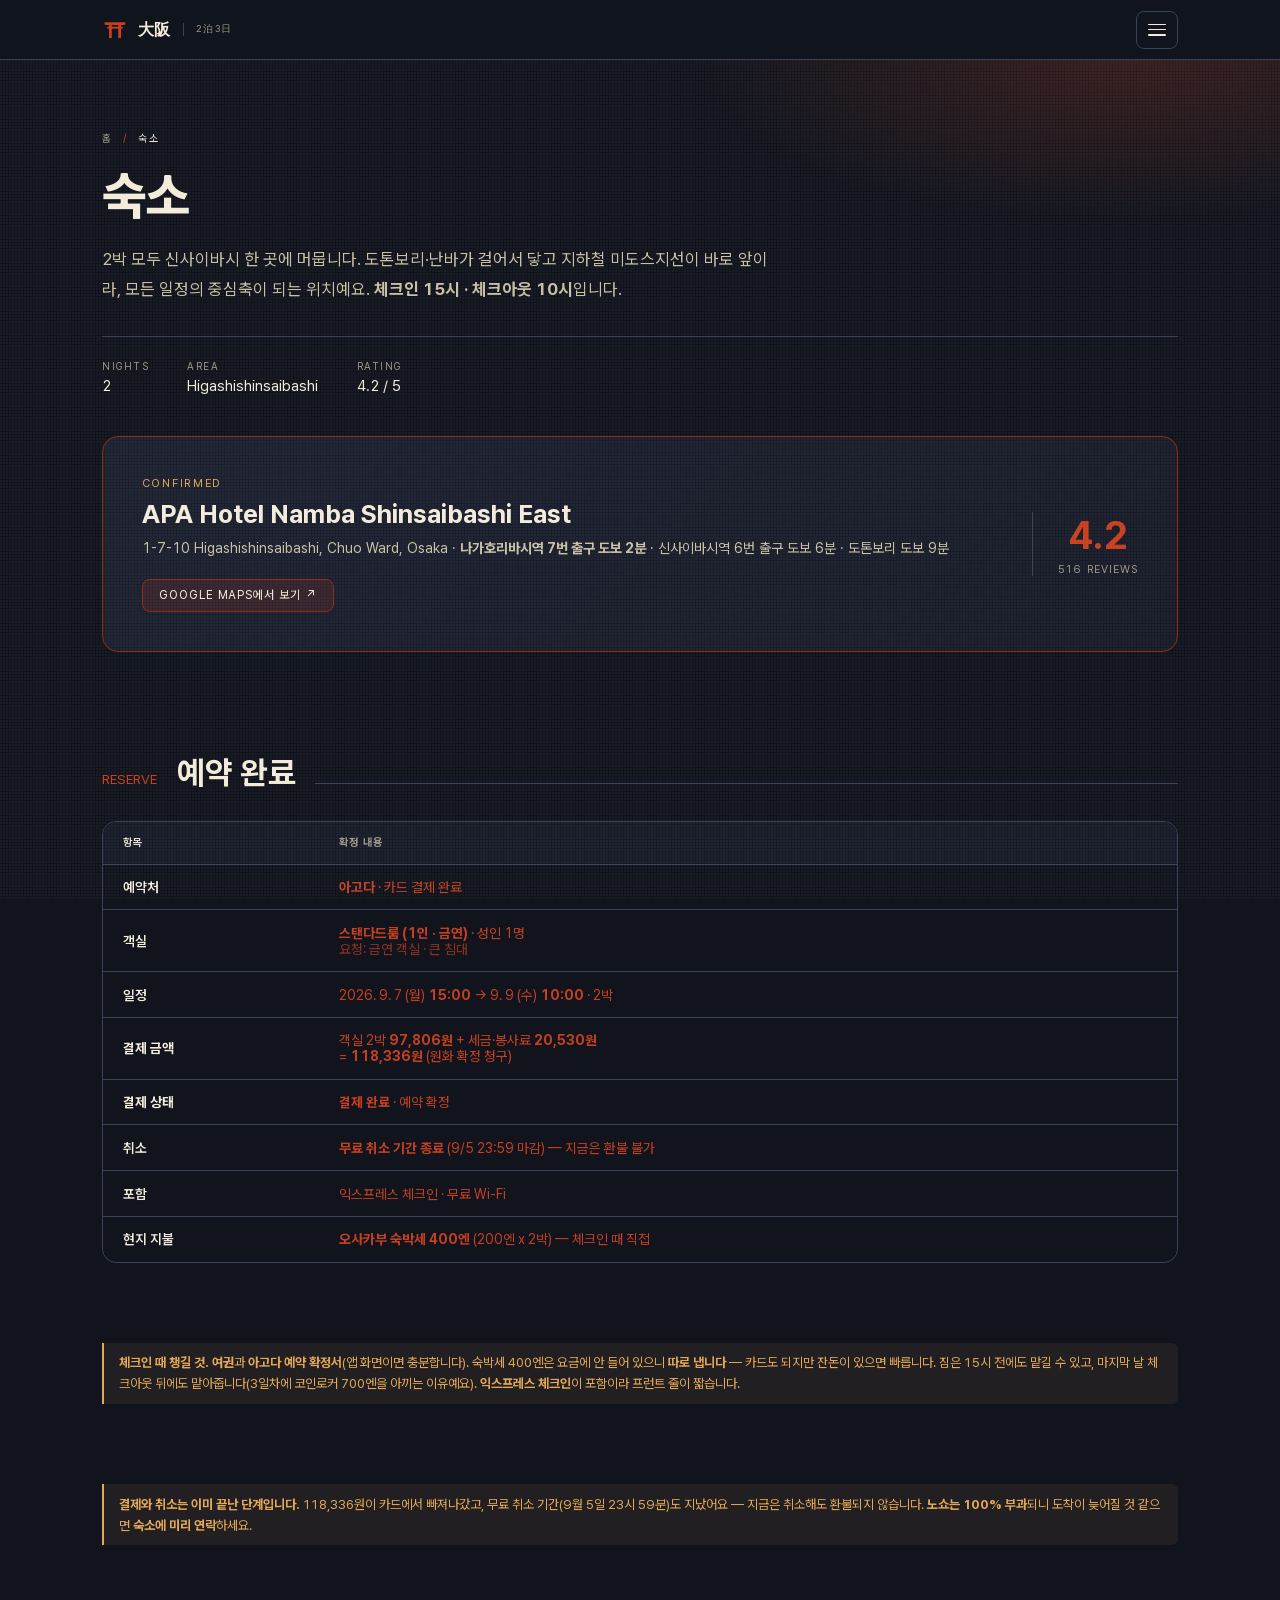
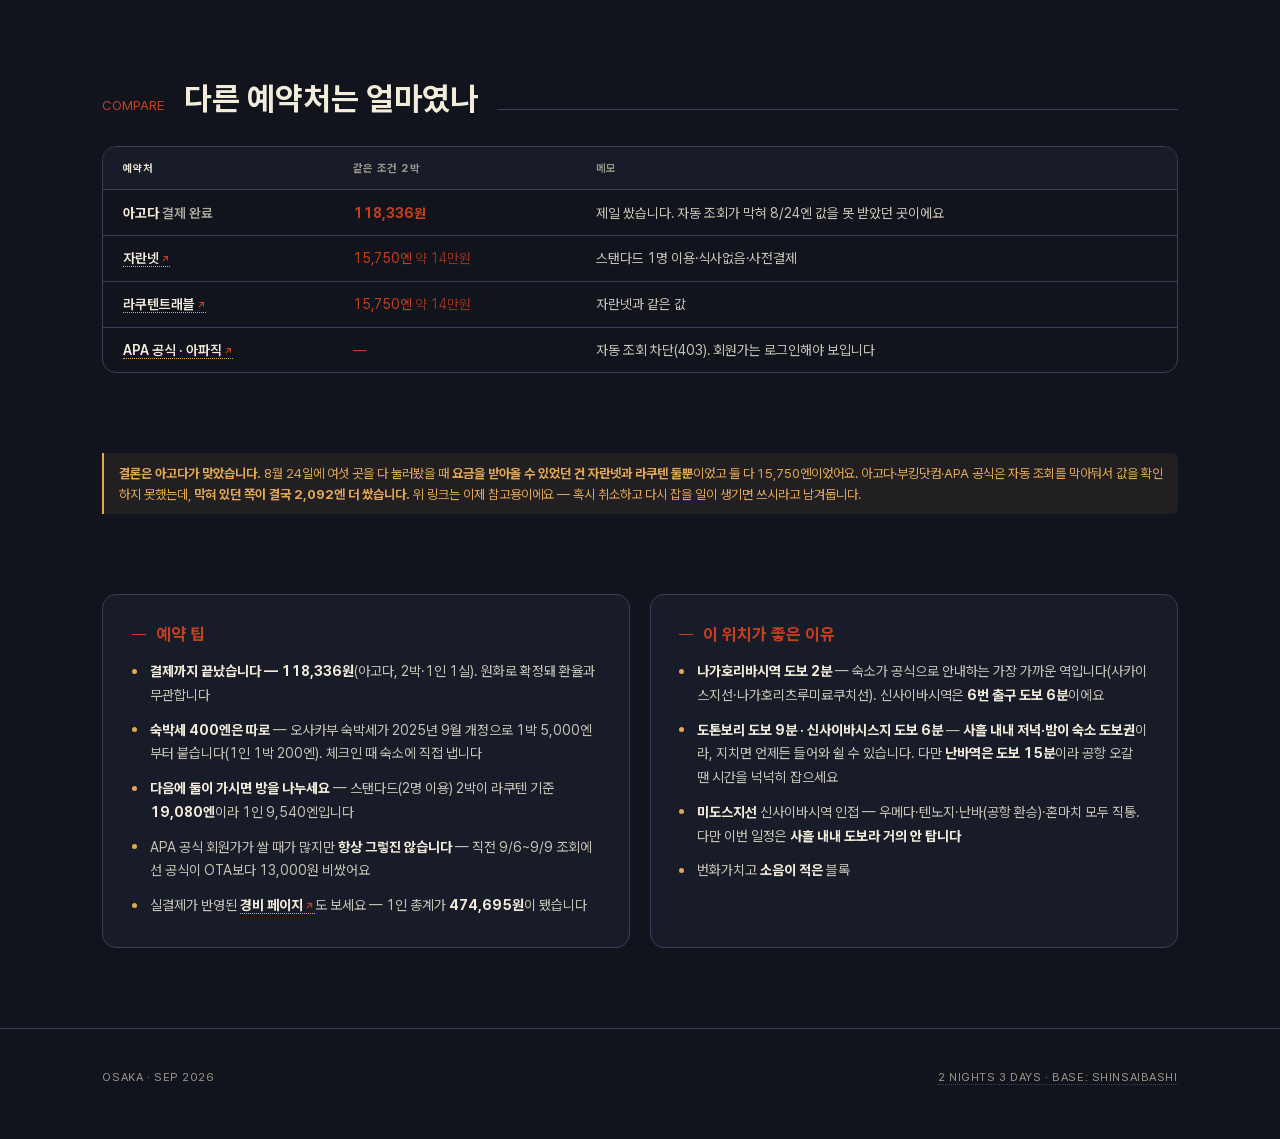
<file: stay.html>
<!DOCTYPE html>
<html lang="ko">
<head>
<meta charset="UTF-8">
<meta name="viewport" content="width=device-width, initial-scale=1.0, viewport-fit=cover">
<title>숙소 | 大阪 2泊3日</title>

<meta name="description" content="APA Hotel Namba Shinsaibashi East — 나가호리바시역 도보 2분, 도톤보리 도보 9분. 위치와 예약 팁.">
<meta name="theme-color" content="#11141D">
<meta name="color-scheme" content="dark">
<link rel="canonical" href="https://osaka-kyoto-2026.vercel.app/stay.html">

<meta property="og:type" content="website">
<meta property="og:site_name" content="OSAKA · SEP 2026">
<meta property="og:title" content="숙소 | 大阪 2泊3日">
<meta property="og:description" content="APA Hotel Namba Shinsaibashi East — 나가호리바시역 도보 2분, 도톤보리 도보 9분. 위치와 예약 팁.">
<meta property="og:url" content="https://osaka-kyoto-2026.vercel.app/stay.html">
<meta property="og:locale" content="ko_KR">
<meta name="twitter:card" content="summary">
<meta name="twitter:title" content="숙소 | 大阪 2泊3日">
<meta name="twitter:description" content="APA Hotel Namba Shinsaibashi East — 나가호리바시역 도보 2분, 도톤보리 도보 9분. 위치와 예약 팁.">

<link rel="icon" href="data:image/svg+xml,%3Csvg xmlns='http://www.w3.org/2000/svg' viewBox='0 0 32 32'%3E%3Crect width='32' height='32' rx='7' fill='%2311141D'/%3E%3Cg fill='%23C6401F'%3E%3Crect x='3' y='6.5' width='26' height='3.2' rx='1.4'/%3E%3Crect x='6.5' y='12' width='19' height='2.3'/%3E%3Crect x='8.6' y='9.7' width='3.4' height='16.3'/%3E%3Crect x='20' y='9.7' width='3.4' height='16.3'/%3E%3C/g%3E%3C/svg%3E">
<link rel="apple-touch-icon" href="data:image/svg+xml,%3Csvg xmlns='http://www.w3.org/2000/svg' viewBox='0 0 32 32'%3E%3Crect width='32' height='32' rx='7' fill='%2311141D'/%3E%3Cg fill='%23C6401F'%3E%3Crect x='3' y='6.5' width='26' height='3.2' rx='1.4'/%3E%3Crect x='6.5' y='12' width='19' height='2.3'/%3E%3Crect x='8.6' y='9.7' width='3.4' height='16.3'/%3E%3Crect x='20' y='9.7' width='3.4' height='16.3'/%3E%3C/g%3E%3C/svg%3E">
<link rel="preload" href="assets/fonts/Pretendard-subset.woff2" as="font" type="font/woff2" crossorigin>
<link rel="stylesheet" href="assets/style.css">
</head>
<body>
<div class="grain"></div>

<header class="topbar">
  <a class="brand" href="index.html" aria-label="홈으로">
    <svg class="brand-mark" viewBox="0 0 32 32" aria-hidden="true" focusable="false"><g fill="currentColor"><rect x="3" y="6.5" width="26" height="3.2" rx="1.4"/><rect x="6.5" y="12" width="19" height="2.3"/><rect x="8.6" y="9.7" width="3.4" height="16.3"/><rect x="20" y="9.7" width="3.4" height="16.3"/></g></svg>
    <span class="brand-text">大阪</span>
    <span class="brand-sub">2泊3日</span>
  </a>
  <button class="menu-btn" type="button" aria-label="메뉴 열기" aria-expanded="false" aria-controls="sitemenu">
    <span class="bars" aria-hidden="true"><i></i><i></i><i></i></span>
  </button>
</header>

<nav class="menu" id="sitemenu" aria-label="사이트 메뉴" hidden>
  <div class="menu-inner">
    <div class="menu-eyebrow">Kansai Trip Plan / 2026</div>
    <ul class="menu-list">
      <li>
        <a class="menu-link" href="index.html"><span class="n">00</span><span class="t">홈</span><span class="d">Overview</span></a>
      </li>
      <li>
        <a class="menu-link" href="summary.html"><span class="n">01</span><span class="t">한눈에 보기</span><span class="d">Summary</span></a>
      </li>
      <li>
        <a class="menu-link" href="itinerary.html"><span class="n">02</span><span class="t">일자별 일정</span><span class="d">Itinerary</span></a>
        <ul class="menu-days">
          <li><a href="day-1.html"><span class="dn">DAY 1</span>구로몬 &amp; 도톤보리 밤</a></li>
          <li><a href="day-2.html"><span class="dn">DAY 2</span>라멘 &amp; 쿠시카츠</a></li>
          <li><a href="day-3.html"><span class="dn">DAY 3</span>스시와 커피로 마무리</a></li>
        </ul>
      </li>
      <li>
        <a class="menu-link" href="stay.html"><span class="n">03</span><span class="t">숙소</span><span class="d">Stay</span></a>
      </li>
      <li>
        <a class="menu-link" href="transit.html"><span class="n">04</span><span class="t">교통 패스</span><span class="d">Transit</span></a>
      </li>
      <li>
        <a class="menu-link" href="notes.html"><span class="n">05</span><span class="t">여행 팁</span><span class="d">Notes</span></a>
      </li>
      <li>
        <a class="menu-link" href="budget.html"><span class="n">06</span><span class="t">예상 경비</span><span class="d">Budget</span></a>
      </li>
    </ul>
  </div>
</nav>

<section class="page-hero">
  <nav class="crumb" aria-label="현재 위치">
    <a href="index.html">홈</a>
    <span class="sep" aria-hidden="true">/</span>
    <span class="cur" aria-current="page">숙소</span>
  </nav>
  <h1>숙소</h1>
  <p class="lead">2박 모두 신사이바시 한 곳에 머뭅니다. 도톤보리·난바가 걸어서 닿고 지하철 미도스지선이 바로 앞이라, 모든 일정의 중심축이 되는 위치예요. <b>체크인 15시 · 체크아웃 10시</b>입니다.</p>
  <div class="facts">
    <div><span class="label">Nights</span><span class="val">2</span></div>
    <div><span class="label">Area</span><span class="val">Higashishinsaibashi</span></div>
    <div><span class="label">Rating</span><span class="val">4.2 / 5</span></div>
  </div>
</section>

<div class="hotel reveal">
  <div>
    <div class="eyebrow">Confirmed</div>
    <h3>APA Hotel Namba Shinsaibashi East</h3>
    <p>1-7-10 Higashishinsaibashi, Chuo Ward, Osaka · <b>나가호리바시역 7번 출구 도보 2분</b> · 신사이바시역 6번 출구 도보 6분 · 도톤보리 도보 9분</p>
    <div class="hotel-actions">
      <a class="btn-map" href="https://maps.google.com/?cid=946145594871126472" target="_blank" rel="noopener">Google Maps에서 보기 ↗</a>
    </div>
  </div>
  <div class="rating">
    <div class="num">4.2</div>
    <div class="cap">516 Reviews</div>
  </div>
</div>

<div class="section-head">
  <span class="num">RESERVE</span>
  <h2>예약 완료</h2>
  <span class="line" aria-hidden="true"></span>
</div>

<div class="transit-plan reveal">
  <table>
    <thead>
      <tr><th scope="col">항목</th><th scope="col">확정 내용</th></tr>
    </thead>
    <tbody>
      <tr><td>예약처</td><td><b>아고다</b> · 카드 결제 완료</td></tr>
      <tr><td>객실</td><td><b>스탠다드룸 (1인 · 금연)</b> · 성인 1명<br><span style="opacity:.7">요청: 금연 객실 · 큰 침대</span></td></tr>
      <tr><td>일정</td><td>2026. 9. 7 (월) <b>15:00</b> → 9. 9 (수) <b>10:00</b> · 2박</td></tr>
      <tr><td><b>결제 금액</b></td><td>객실 2박 <b>97,806원</b> + 세금·봉사료 <b>20,530원</b><br>= <b>118,336원</b> (원화 확정 청구)</td></tr>
      <tr><td><b>결제 상태</b></td><td><b>결제 완료</b> · 예약 확정</td></tr>
      <tr><td>취소</td><td><b>무료 취소 기간 종료</b> (9/5 23:59 마감) — 지금은 환불 불가</td></tr>
      <tr><td>포함</td><td>익스프레스 체크인 · 무료 Wi-Fi</td></tr>
      <tr><td>현지 지불</td><td><b>오사카부 숙박세 400엔</b> (200엔 x 2박) — 체크인 때 직접</td></tr>
    </tbody>
  </table>
</div>

<div class="note-block reveal">
  <p class="tip"><b>체크인 때 챙길 것.</b> <b>여권</b>과 <b>아고다 예약 확정서</b>(앱 화면이면 충분합니다). 숙박세 400엔은 요금에 안 들어 있으니 <b>따로 냅니다</b> — 카드도 되지만 잔돈이 있으면 빠릅니다. 짐은 15시 전에도 맡길 수 있고, 마지막 날 체크아웃 뒤에도 맡아줍니다(3일차에 코인로커 700엔을 아끼는 이유예요). <b>익스프레스 체크인</b>이 포함이라 프런트 줄이 짧습니다.</p>
</div>

<div class="note-block reveal">
  <p class="tip"><b>결제와 취소는 이미 끝난 단계입니다.</b> 118,336원이 카드에서 빠져나갔고, 무료 취소 기간(9월 5일 23시 59분)도 지났어요 — 지금은 취소해도 환불되지 않습니다. <b>노쇼는 100% 부과</b>되니 도착이 늦어질 것 같으면 <b>숙소에 미리 연락</b>하세요.</p>
</div>

<div class="section-head">
  <span class="num">COMPARE</span>
  <h2>다른 예약처는 얼마였나</h2>
  <span class="line" aria-hidden="true"></span>
</div>

<div class="transit-plan reveal">
  <table>
    <thead>
      <tr><th scope="col">예약처</th><th scope="col">같은 조건 2박</th><th scope="col">메모</th></tr>
    </thead>
    <tbody>
      <tr><td><b>아고다</b> <span style="opacity:.7">결제 완료</span></td><td><b>118,336원</b></td><td>제일 쌌습니다. 자동 조회가 막혀 8/24엔 값을 못 받았던 곳이에요</td></tr>
      <tr><td><a class="maplink" href="https://www.jalan.net/yad334459/plan/?stayYear=2026&amp;stayMonth=09&amp;stayDay=07&amp;stayCount=2&amp;roomCount=1&amp;adultNum=1" target="_blank" rel="noopener">자란넷</a></td><td>15,750엔 <span style="opacity:.7">약 14만원</span></td><td>스탠다드 1명 이용·식사없음·사전결제</td></tr>
      <tr><td><a class="maplink" href="https://web.travel.rakuten.co.jp/portal/my/jyouhou_page.main?f_no=183561&amp;f_flg=PLAN&amp;f_nen1=2026&amp;f_tuki1=9&amp;f_hi1=7&amp;f_nen2=2026&amp;f_tuki2=9&amp;f_hi2=9&amp;f_otona_su=1&amp;f_heya_su=1" target="_blank" rel="noopener">라쿠텐트래블</a></td><td>15,750엔 <span style="opacity:.7">약 14만원</span></td><td>자란넷과 같은 값</td></tr>
      <tr><td><a class="maplink" href="https://www.apahotel.com/hotel/kansai/osaka/namba-shinsaibashi-higashi/calendar/" target="_blank" rel="noopener">APA 공식 · 아파직</a></td><td>—</td><td>자동 조회 차단(403). 회원가는 로그인해야 보입니다</td></tr>
    </tbody>
  </table>
</div>

<div class="note-block reveal">
  <p class="tip"><b>결론은 아고다가 맞았습니다.</b> 8월 24일에 여섯 곳을 다 눌러봤을 때 <b>요금을 받아올 수 있었던 건 자란넷과 라쿠텐 둘뿐</b>이었고 둘 다 15,750엔이었어요. 아고다·부킹닷컴·APA 공식은 자동 조회를 막아둬서 값을 확인하지 못했는데, <b>막혀 있던 쪽이 결국 2,092엔 더 쌌습니다.</b> 위 링크는 이제 참고용이에요 — 혹시 취소하고 다시 잡을 일이 생기면 쓰시라고 남겨둡니다.</p>
</div>

<div class="info-grid">
  <div class="info-card reveal">
    <h3>예약 팁</h3>
    <ul>
      <li><b>결제까지 끝났습니다 — 118,336원</b>(아고다, 2박·1인 1실). 원화로 확정돼 환율과 무관합니다</li>
      <li><b>숙박세 400엔은 따로</b> — 오사카부 숙박세가 2025년 9월 개정으로 1박 5,000엔부터 붙습니다(1인 1박 200엔). 체크인 때 숙소에 직접 냅니다</li>
      <li><b>다음에 둘이 가시면 방을 나누세요</b> — 스탠다드(2명 이용) 2박이 라쿠텐 기준 <b>19,080엔</b>이라 1인 9,540엔입니다</li>
      <li>APA 공식 회원가가 쌀 때가 많지만 <b>항상 그렇진 않습니다</b> — 직전 9/6~9/9 조회에선 공식이 OTA보다 13,000원 비쌌어요</li>
      <li>실결제가 반영된 <b><a class="maplink" href="budget.html">경비 페이지</a></b>도 보세요 — 1인 총계가 <b>474,695원</b>이 됐습니다</li>
    </ul>
  </div>
  <div class="info-card reveal">
    <h3>이 위치가 좋은 이유</h3>
    <ul>
      <li><b>나가호리바시역 도보 2분</b> — 숙소가 공식으로 안내하는 가장 가까운 역입니다(사카이스지선·나가호리츠루미료쿠치선). 신사이바시역은 <b>6번 출구 도보 6분</b>이에요</li>
      <li><b>도톤보리 도보 9분 · 신사이바시스지 도보 6분</b> — <b>사흘 내내 저녁·밤이 숙소 도보권</b>이라, 지치면 언제든 들어와 쉴 수 있습니다. 다만 <b>난바역은 도보 15분</b>이라 공항 오갈 땐 시간을 넉넉히 잡으세요</li>
      <li><b>미도스지선</b> 신사이바시역 인접 — 우메다·텐노지·난바(공항 환승)·혼마치 모두 직통. 다만 이번 일정은 <b>사흘 내내 도보라 거의 안 탑니다</b></li>
      <li>번화가치고 <b>소음이 적은</b> 블록</li>
    </ul>
  </div>
</div>

<footer>
  <span>OSAKA · SEP 2026</span>
  <span><a href="index.html">2 NIGHTS 3 DAYS · BASE: SHINSAIBASHI</a></span>
</footer>

<script src="assets/nav.js"></script>
</body>
</html>
</file>
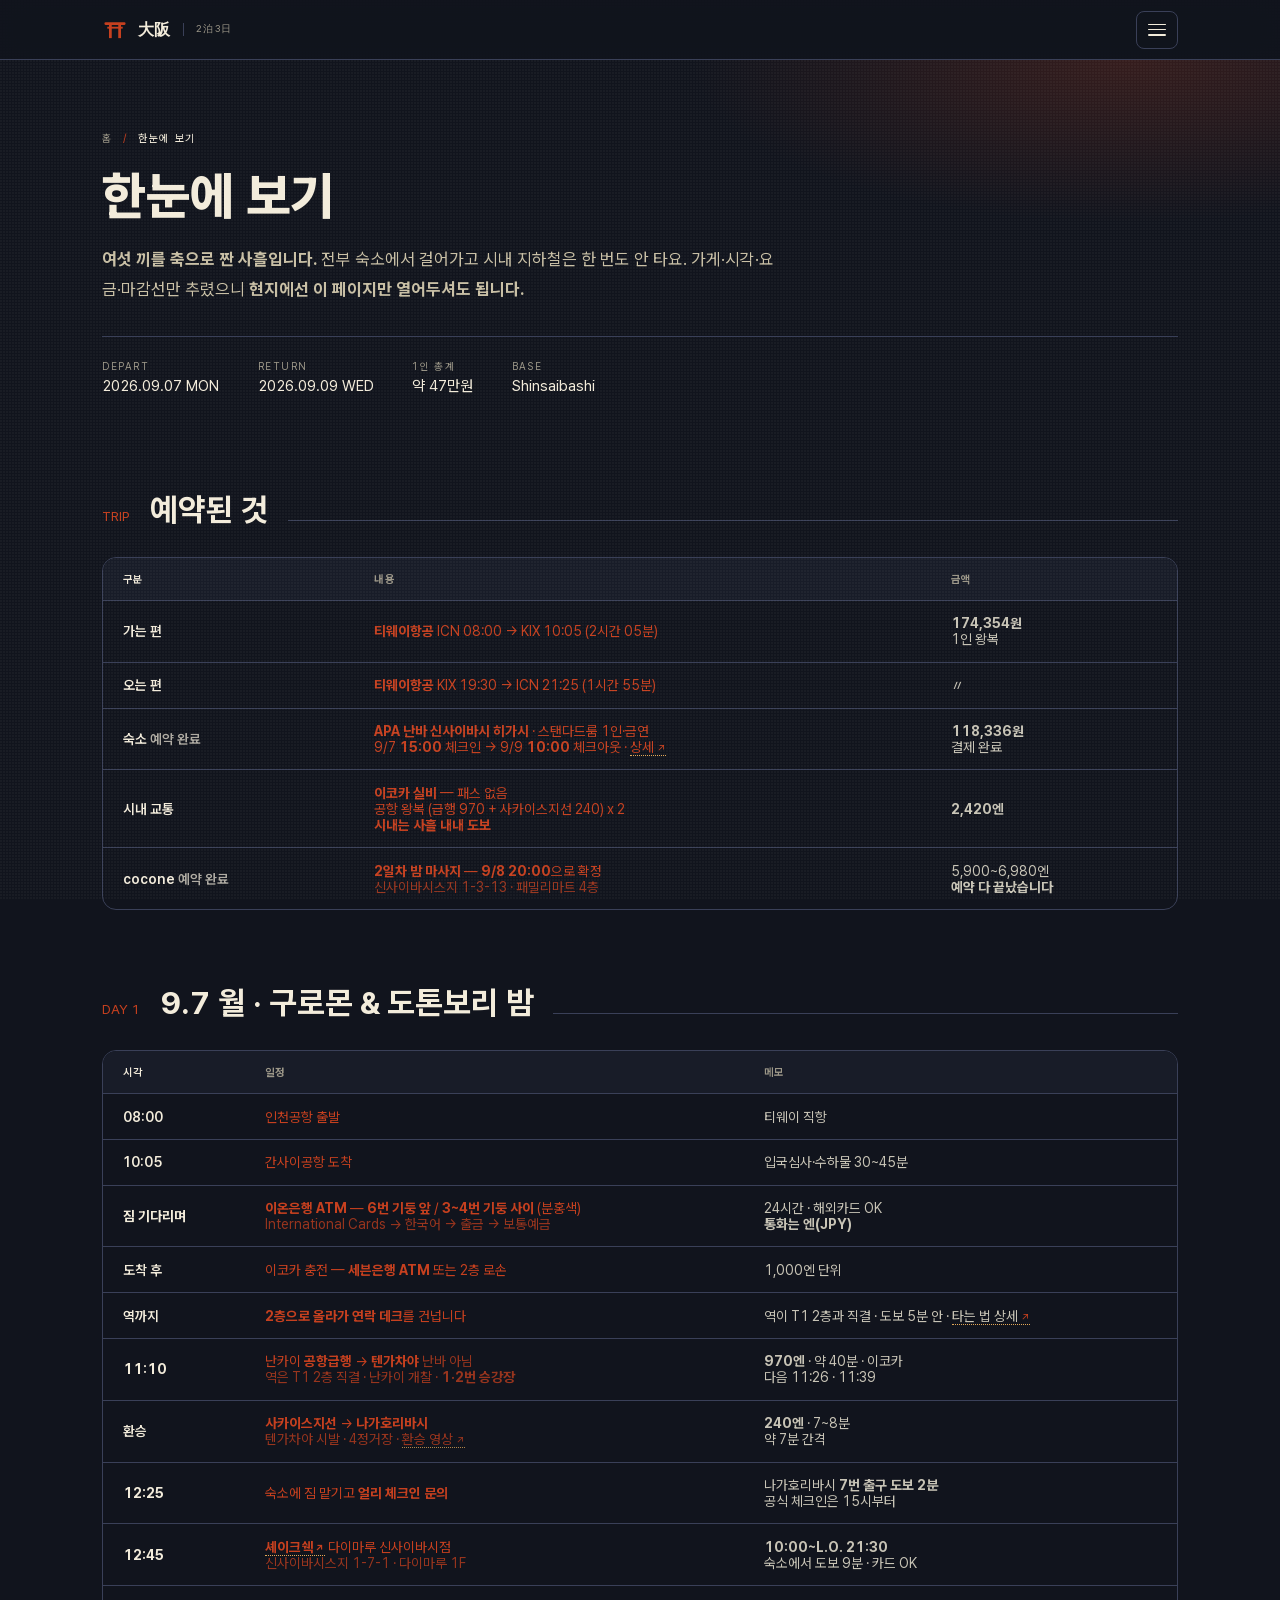
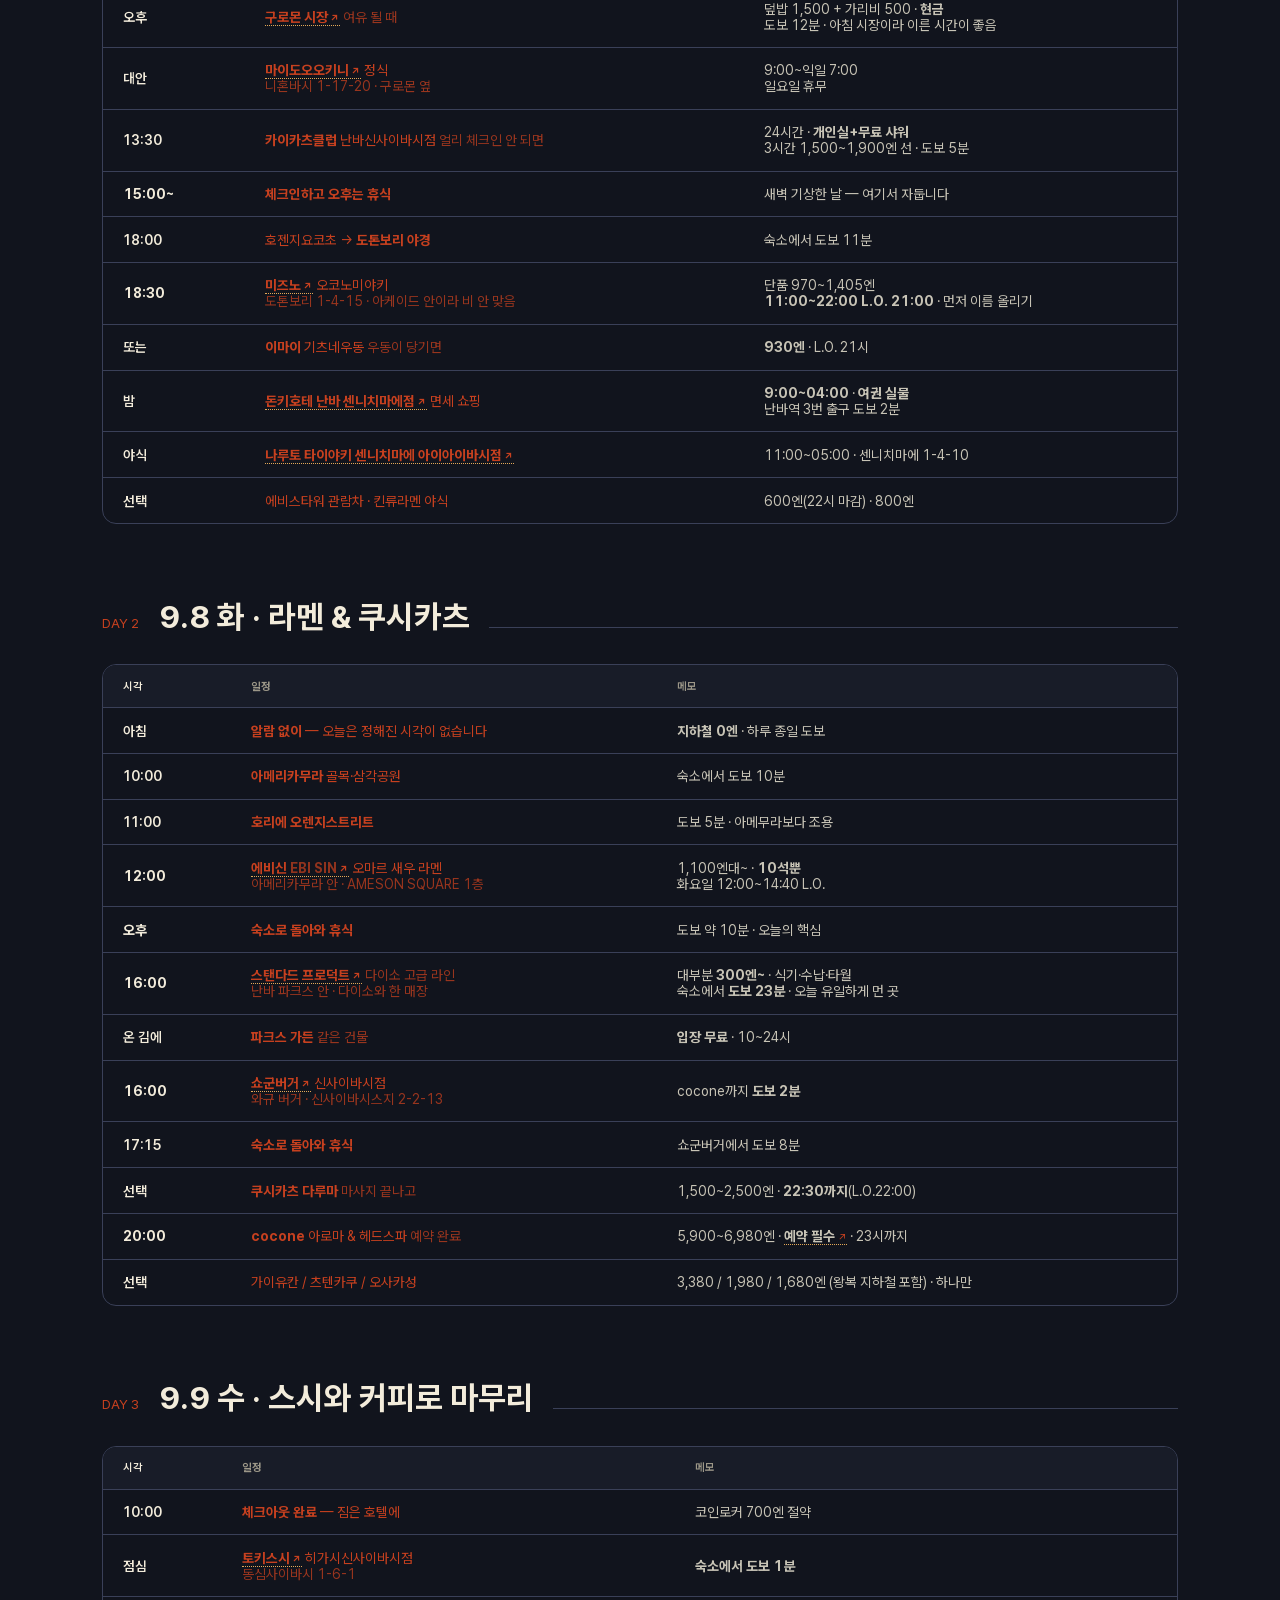
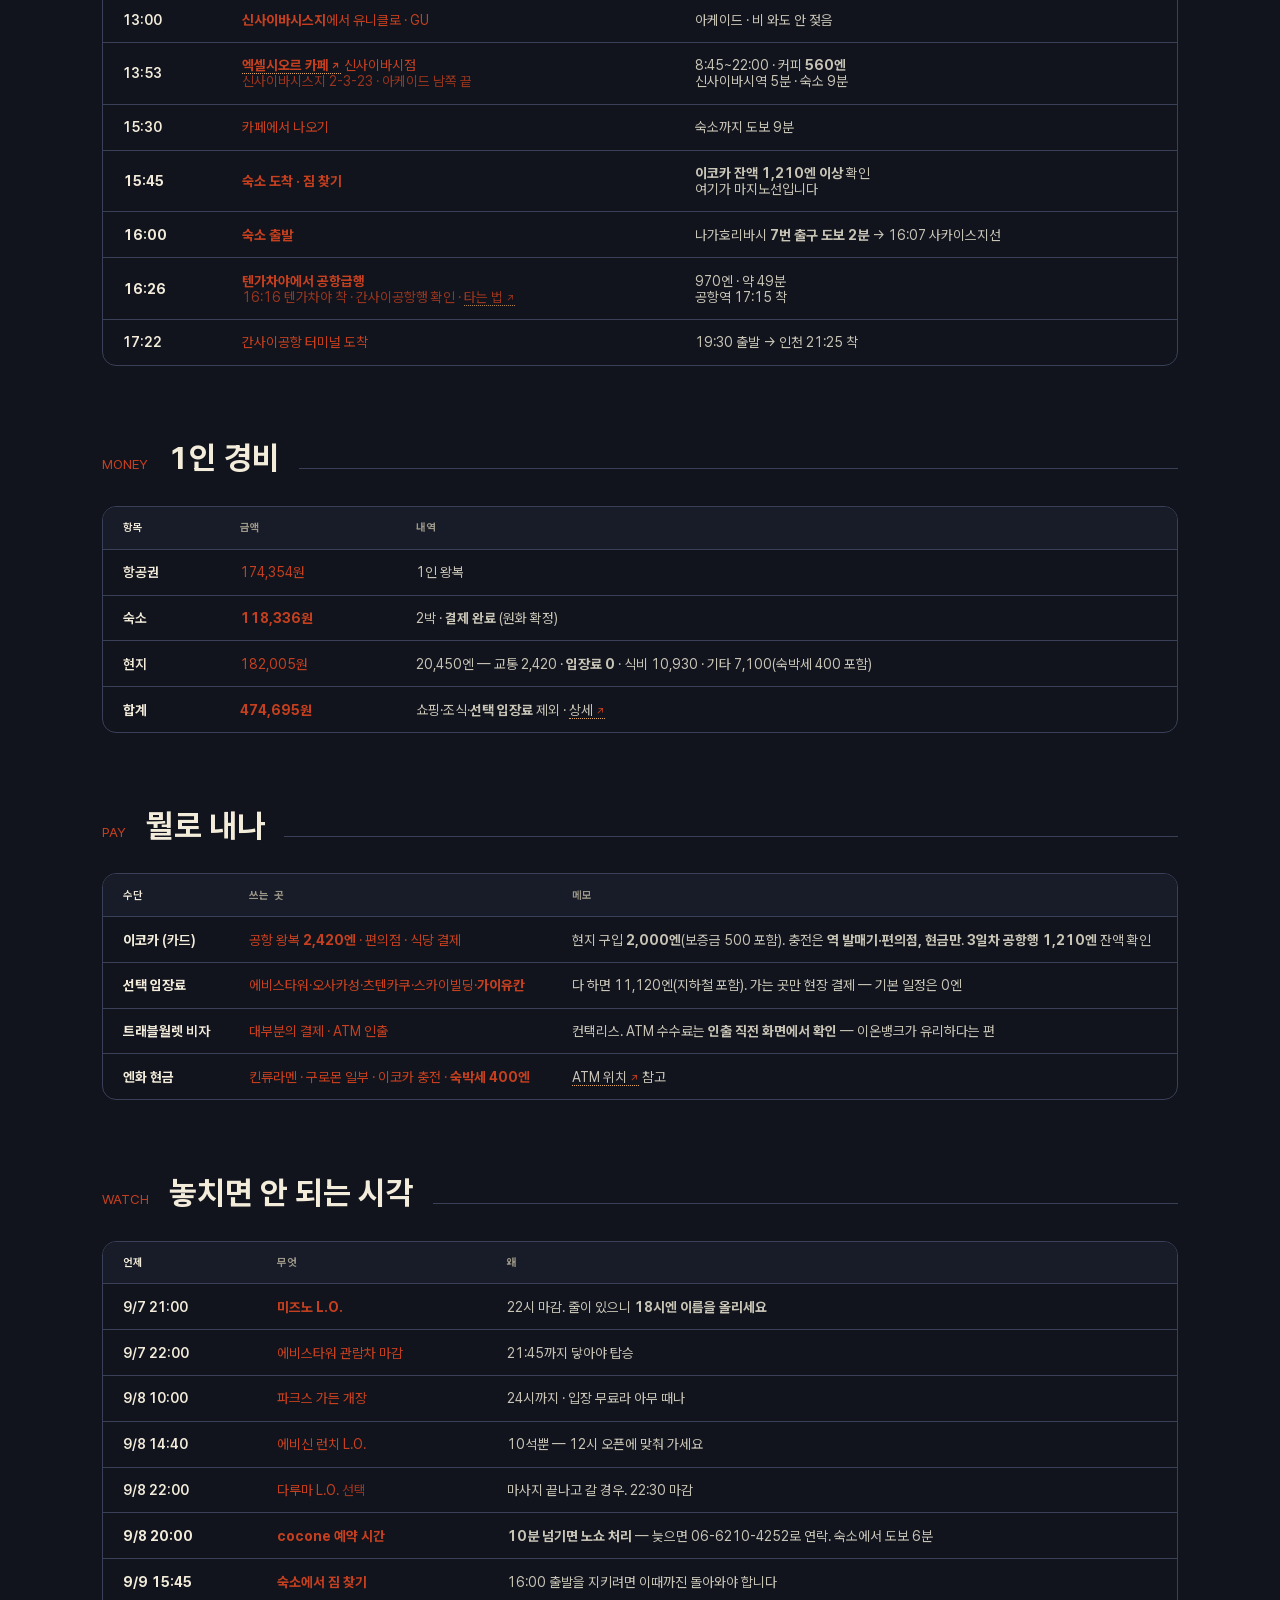
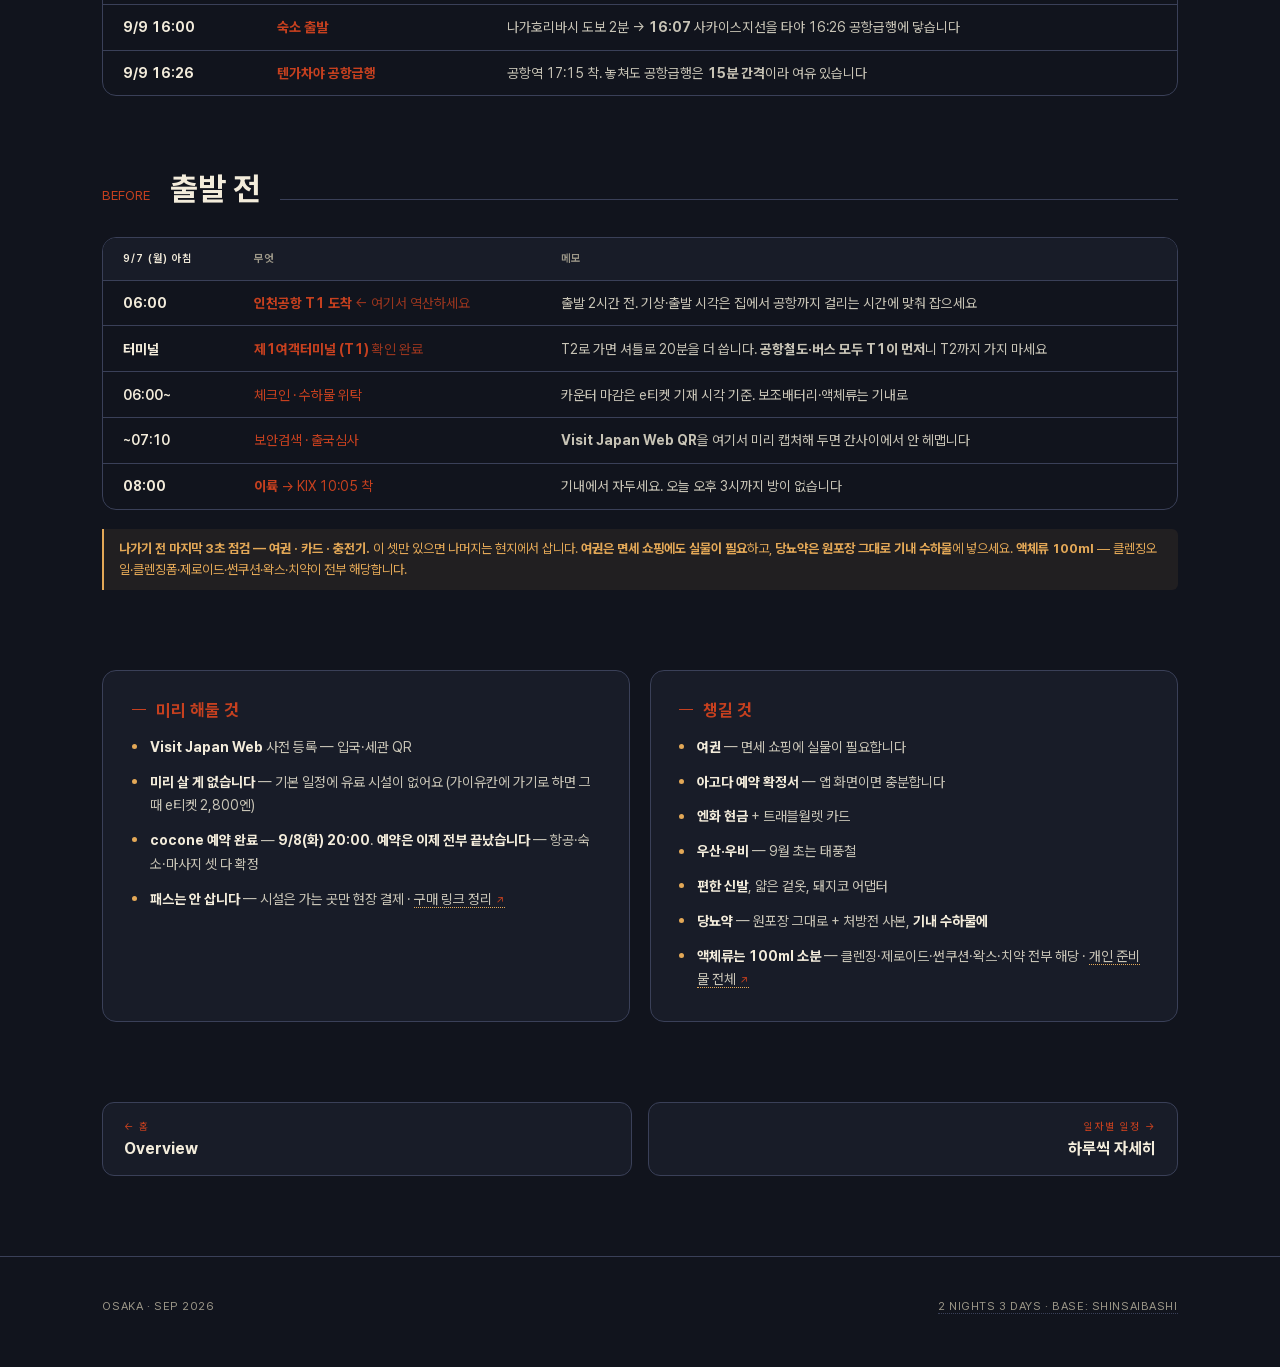
<file: summary.html>
<!DOCTYPE html>
<html lang="ko">
<head>
<meta charset="UTF-8">
<meta name="viewport" content="width=device-width, initial-scale=1.0, viewport-fit=cover">
<title>한눈에 보기 | 大阪 2泊3日</title>

<meta name="description" content="오사카 2박 3일 전체를 한 페이지에. 사흘 타임라인, 1인 경비, 결제 수단, 놓치면 안 되는 시각까지 현장에서 바로 보는 요약.">
<meta name="theme-color" content="#11141D">
<meta name="color-scheme" content="dark">
<link rel="canonical" href="https://osaka-kyoto-2026.vercel.app/summary.html">

<meta property="og:type" content="website">
<meta property="og:site_name" content="OSAKA · SEP 2026">
<meta property="og:title" content="한눈에 보기 | 大阪 2泊3日">
<meta property="og:description" content="오사카 2박 3일 전체를 한 페이지에. 사흘 타임라인, 1인 경비, 결제 수단, 놓치면 안 되는 시각까지 현장에서 바로 보는 요약.">
<meta property="og:url" content="https://osaka-kyoto-2026.vercel.app/summary.html">
<meta property="og:locale" content="ko_KR">
<meta name="twitter:card" content="summary">
<meta name="twitter:title" content="한눈에 보기 | 大阪 2泊3日">
<meta name="twitter:description" content="오사카 2박 3일 전체를 한 페이지에. 사흘 타임라인, 1인 경비, 결제 수단, 놓치면 안 되는 시각까지 현장에서 바로 보는 요약.">

<link rel="icon" href="data:image/svg+xml,%3Csvg xmlns='http://www.w3.org/2000/svg' viewBox='0 0 32 32'%3E%3Crect width='32' height='32' rx='7' fill='%2311141D'/%3E%3Cg fill='%23C6401F'%3E%3Crect x='3' y='6.5' width='26' height='3.2' rx='1.4'/%3E%3Crect x='6.5' y='12' width='19' height='2.3'/%3E%3Crect x='8.6' y='9.7' width='3.4' height='16.3'/%3E%3Crect x='20' y='9.7' width='3.4' height='16.3'/%3E%3C/g%3E%3C/svg%3E">
<link rel="apple-touch-icon" href="data:image/svg+xml,%3Csvg xmlns='http://www.w3.org/2000/svg' viewBox='0 0 32 32'%3E%3Crect width='32' height='32' rx='7' fill='%2311141D'/%3E%3Cg fill='%23C6401F'%3E%3Crect x='3' y='6.5' width='26' height='3.2' rx='1.4'/%3E%3Crect x='6.5' y='12' width='19' height='2.3'/%3E%3Crect x='8.6' y='9.7' width='3.4' height='16.3'/%3E%3Crect x='20' y='9.7' width='3.4' height='16.3'/%3E%3C/g%3E%3C/svg%3E">
<link rel="preload" href="assets/fonts/Pretendard-subset.woff2" as="font" type="font/woff2" crossorigin>
<link rel="stylesheet" href="assets/style.css">
</head>
<body>
<div class="grain"></div>

<header class="topbar">
  <a class="brand" href="index.html" aria-label="홈으로">
    <svg class="brand-mark" viewBox="0 0 32 32" aria-hidden="true" focusable="false"><g fill="currentColor"><rect x="3" y="6.5" width="26" height="3.2" rx="1.4"/><rect x="6.5" y="12" width="19" height="2.3"/><rect x="8.6" y="9.7" width="3.4" height="16.3"/><rect x="20" y="9.7" width="3.4" height="16.3"/></g></svg>
    <span class="brand-text">大阪</span>
    <span class="brand-sub">2泊3日</span>
  </a>
  <button class="menu-btn" type="button" aria-label="메뉴 열기" aria-expanded="false" aria-controls="sitemenu">
    <span class="bars" aria-hidden="true"><i></i><i></i><i></i></span>
  </button>
</header>

<nav class="menu" id="sitemenu" aria-label="사이트 메뉴" hidden>
  <div class="menu-inner">
    <div class="menu-eyebrow">Kansai Trip Plan / 2026</div>
    <ul class="menu-list">
      <li>
        <a class="menu-link" href="index.html"><span class="n">00</span><span class="t">홈</span><span class="d">Overview</span></a>
      </li>
      <li>
        <a class="menu-link" href="summary.html"><span class="n">01</span><span class="t">한눈에 보기</span><span class="d">Summary</span></a>
      </li>
      <li>
        <a class="menu-link" href="itinerary.html"><span class="n">02</span><span class="t">일자별 일정</span><span class="d">Itinerary</span></a>
        <ul class="menu-days">
          <li><a href="day-1.html"><span class="dn">DAY 1</span>구로몬 &amp; 도톤보리 밤</a></li>
          <li><a href="day-2.html"><span class="dn">DAY 2</span>라멘 &amp; 쿠시카츠</a></li>
          <li><a href="day-3.html"><span class="dn">DAY 3</span>스시와 커피로 마무리</a></li>
        </ul>
      </li>
      <li>
        <a class="menu-link" href="stay.html"><span class="n">03</span><span class="t">숙소</span><span class="d">Stay</span></a>
      </li>
      <li>
        <a class="menu-link" href="transit.html"><span class="n">04</span><span class="t">교통 패스</span><span class="d">Transit</span></a>
      </li>
      <li>
        <a class="menu-link" href="notes.html"><span class="n">05</span><span class="t">여행 팁</span><span class="d">Notes</span></a>
      </li>
      <li>
        <a class="menu-link" href="budget.html"><span class="n">06</span><span class="t">예상 경비</span><span class="d">Budget</span></a>
      </li>
    </ul>
  </div>
</nav>

<section class="page-hero">
  <nav class="crumb" aria-label="현재 위치">
    <a href="index.html">홈</a>
    <span class="sep" aria-hidden="true">/</span>
    <span class="cur" aria-current="page">한눈에 보기</span>
  </nav>
  <h1>한눈에 보기</h1>
  <p class="lead"><b>여섯 끼를 축으로 짠 사흘입니다.</b> 전부 숙소에서 걸어가고 시내 지하철은 한 번도 안 타요. 가게·시각·요금·마감선만 추렸으니 <b>현지에선 이 페이지만 열어두셔도 됩니다.</b></p>
  <div class="facts">
    <div><span class="label">Depart</span><span class="val">2026.09.07 MON</span></div>
    <div><span class="label">Return</span><span class="val">2026.09.09 WED</span></div>
    <div><span class="label">1인 총계</span><span class="val" data-jpy="20450" data-krw-base="292690" data-krw-round>약 47만원</span></div>
    <div><span class="label">Base</span><span class="val">Shinsaibashi</span></div>
  </div>
</section>

<div class="section-head">
  <span class="num">TRIP</span>
  <h2>예약된 것</h2>
  <span class="line" aria-hidden="true"></span>
</div>

<div class="transit-plan tight reveal">
  <table>
    <thead>
      <tr><th scope="col">구분</th><th scope="col">내용</th><th scope="col">금액</th></tr>
    </thead>
    <tbody>
      <tr><td>가는 편</td><td><b>티웨이항공</b> ICN 08:00 → KIX 10:05 (2시간 05분)</td><td><b>174,354원</b><br>1인 왕복</td></tr>
      <tr><td>오는 편</td><td><b>티웨이항공</b> KIX 19:30 → ICN 21:25 (1시간 55분)</td><td>〃</td></tr>
      <tr><td>숙소 <span style="opacity:.7">예약 완료</span></td><td><b>APA 난바 신사이바시 히가시</b> · 스탠다드룸 1인·금연<br>9/7 <b>15:00</b> 체크인 → 9/9 <b>10:00</b> 체크아웃 · <a class="maplink" href="stay.html">상세</a></td><td><b>118,336원</b><br>결제 완료</td></tr>
      <tr><td>시내 교통</td><td><b>이코카 실비</b> — 패스 없음<br>공항 왕복 (급행 970 + 사카이스지선 240) x 2<br><b>시내는 사흘 내내 도보</b></td><td><b>2,420엔</b></td></tr>
      <tr><td>cocone <span style="opacity:.7">예약 완료</span></td><td><b>2일차 밤 마사지</b> — <b>9/8 20:00</b>으로 확정<br><span style="opacity:.75">신사이바시스지 1-3-13 · 패밀리마트 4층</span></td><td>5,900~6,980엔<br><b>예약 다 끝났습니다</b></td></tr>
    </tbody>
  </table>
</div>

<div class="section-head">
  <span class="num">DAY 1</span>
  <h2>9.7 월 · 구로몬 &amp; 도톤보리 밤</h2>
  <span class="line" aria-hidden="true"></span>
</div>

<div class="transit-plan tight reveal">
  <table>
    <thead>
      <tr><th scope="col">시각</th><th scope="col">일정</th><th scope="col">메모</th></tr>
    </thead>
    <tbody>
      <tr><td>08:00</td><td>인천공항 출발</td><td>티웨이 직항</td></tr>
      <tr><td>10:05</td><td>간사이공항 도착</td><td>입국심사·수하물 30~45분</td></tr>
      <tr><td><b>짐 기다리며</b></td><td><b>이온은행 ATM</b> — <b>6번 기둥 앞</b> / <b>3~4번 기둥 사이</b> (분홍색)<br><span style="opacity:.75">International Cards → 한국어 → 출금 → 보통예금</span></td><td>24시간 · 해외카드 OK<br><b>통화는 엔(JPY)</b></td></tr>
      <tr><td>도착 후</td><td>이코카 충전 — <b>세븐은행 ATM</b> 또는 2층 로손</td><td>1,000엔 단위</td></tr>
      <tr><td>역까지</td><td><b>2층으로 올라가 연락 데크</b>를 건넙니다</td><td>역이 T1 2층과 직결 · 도보 5분 안 · <a class="maplink" href="transit.html">타는 법 상세</a></td></tr>
      <tr><td><b>11:10</b></td><td>난카이 <b>공항급행</b> → <b>텐가차야</b> <span style="opacity:.75">난바 아님</span><br><span style="opacity:.75">역은 T1 2층 직결 · 난카이 개찰 · <b>1·2번 승강장</b></span></td><td><b>970엔</b> · 약 40분 · 이코카<br>다음 11:26 · 11:39</td></tr>
      <tr><td>환승</td><td><b>사카이스지선</b> → <b>나가호리바시</b><br><span style="opacity:.75">텐가차야 시발 · 4정거장 · <a class="maplink" href="transit.html">환승 영상</a></span></td><td><b>240엔</b> · 7~8분<br>약 7분 간격</td></tr>
      <tr><td><b>12:25</b></td><td>숙소에 짐 맡기고 <b>얼리 체크인 문의</b></td><td>나가호리바시 <b>7번 출구 도보 2분</b><br>공식 체크인은 15시부터</td></tr>
      <tr><td><b>12:45</b></td><td><b><a class="maplink" href="https://maps.google.com/?cid=6786879334947570963" target="_blank" rel="noopener">셰이크쉑</a></b> 다이마루 신사이바시점<br><span style="opacity:.75">신사이바시스지 1-7-1 · 다이마루 1F</span></td><td><b>10:00~L.O. 21:30</b><br>숙소에서 도보 9분 · 카드 OK</td></tr>
      <tr><td>오후</td><td><b><a class="maplink" href="https://maps.google.com/?cid=12402117845945925953" target="_blank" rel="noopener">구로몬 시장</a></b> <span style="opacity:.75">여유 될 때</span></td><td>덮밥 1,500 + 가리비 500 · <b>현금</b><br>도보 12분 · 아침 시장이라 이른 시간이 좋음</td></tr>
      <tr><td>대안</td><td><b><a class="maplink" href="https://maps.google.com/?cid=12618273440800702927" target="_blank" rel="noopener">마이도오오키니</a></b> 정식<br><span style="opacity:.75">니혼바시 1-17-20 · 구로몬 옆</span></td><td>9:00~익일 7:00<br>일요일 휴무</td></tr>
      <tr><td>13:30</td><td><b>카이카츠클럽</b> 난바신사이바시점 <span style="opacity:.75">얼리 체크인 안 되면</span></td><td>24시간 · <b>개인실+무료 샤워</b><br>3시간 1,500~1,900엔 선 · 도보 5분</td></tr>
      <tr><td><b>15:00~</b></td><td><b>체크인하고 오후는 휴식</b></td><td>새벽 기상한 날 — 여기서 자둡니다</td></tr>
      <tr><td>18:00</td><td>호젠지요코초 → <b>도톤보리 야경</b></td><td>숙소에서 도보 11분</td></tr>
      <tr><td><b>18:30</b></td><td><b><a class="maplink" href="https://www.google.com/maps/search/?api=1&amp;query=%E3%81%8A%E5%A5%BD%E3%81%BF%E7%84%BC%E3%81%8D%20%E7%BE%8E%E6%B4%A5%E3%81%AE%20%E9%81%93%E9%A0%93%E5%A0%80" target="_blank" rel="noopener">미즈노</a></b> 오코노미야키<br><span style="opacity:.75">도톤보리 1-4-15 · 아케이드 안이라 비 안 맞음</span></td><td>단품 970~1,405엔<br><b>11:00~22:00 L.O. 21:00</b> · 먼저 이름 올리기</td></tr>
      <tr><td>또는</td><td><b>이마이</b> 기츠네우동 <span style="opacity:.75">우동이 당기면</span></td><td><b>930엔</b> · L.O. 21시</td></tr>
      <tr><td>밤</td><td><b><a class="maplink" href="https://www.google.com/maps/search/?api=1&amp;query=%E3%83%89%E3%83%B3%E3%83%BB%E3%82%AD%E3%83%9B%E3%83%BC%E3%83%86%20%E3%81%AA%E3%82%93%E3%81%B0%E5%8D%83%E6%97%A5%E5%89%8D%E5%BA%97" target="_blank" rel="noopener">돈키호테 난바 센니치마에점</a></b> 면세 쇼핑</td><td><b>9:00~04:00</b> · <b>여권 실물</b><br>난바역 3번 출구 도보 2분</td></tr>
      <tr><td>야식</td><td><b><a class="maplink" href="https://www.google.com/maps/search/?api=1&amp;query=%E9%B3%B4%E9%96%80%E9%AF%9B%E7%84%BC%E6%9C%AC%E8%88%97%20%E5%8D%83%E6%97%A5%E5%89%8D%E7%9B%B8%E5%90%88%E6%A9%8B%E5%BA%97" target="_blank" rel="noopener">나루토 타이야키 센니치마에 아이아이바시점</a></b></td><td>11:00~05:00 · 센니치마에 1-4-10</td></tr>
      <tr><td>선택</td><td>에비스타워 관람차 · 킨류라멘 야식</td><td>600엔(22시 마감) · 800엔</td></tr>
    </tbody>
  </table>
</div>

<div class="section-head">
  <span class="num">DAY 2</span>
  <h2>9.8 화 · 라멘 &amp; 쿠시카츠</h2>
  <span class="line" aria-hidden="true"></span>
</div>

<div class="transit-plan tight reveal">
  <table>
    <thead>
      <tr><th scope="col">시각</th><th scope="col">일정</th><th scope="col">메모</th></tr>
    </thead>
    <tbody>
      <tr><td>아침</td><td><b>알람 없이</b> — 오늘은 정해진 시각이 없습니다</td><td><b>지하철 0엔</b> · 하루 종일 도보</td></tr>
      <tr><td>10:00</td><td><b>아메리카무라</b> 골목·삼각공원</td><td>숙소에서 도보 10분</td></tr>
      <tr><td>11:00</td><td><b>호리에 오렌지스트리트</b></td><td>도보 5분 · 아메무라보다 조용</td></tr>
      <tr><td><b>12:00</b></td><td><b><a class="maplink" href="https://maps.google.com/?cid=9996279334434608662" target="_blank" rel="noopener">에비신 <span style="opacity:.7">EBI SIN</span></a></b> 오마르 새우 라멘<br><span style="opacity:.75">아메리카무라 안 · AMESON SQUARE 1층</span></td><td>1,100엔대~ · <b>10석뿐</b><br>화요일 12:00~14:40 L.O.</td></tr>
      <tr><td><b>오후</b></td><td><b>숙소로 돌아와 휴식</b></td><td>도보 약 10분 · 오늘의 핵심</td></tr>
      <tr><td><b>16:00</b></td><td><b><a class="maplink" href="https://www.google.com/maps/search/?api=1&amp;query=%E3%82%B9%E3%82%BF%E3%83%B3%E3%83%80%E3%83%BC%E3%83%89%E3%83%97%E3%83%AD%E3%83%80%E3%82%AF%E3%83%84%20%E3%81%AA%E3%82%93%E3%81%B0%E3%83%91%E3%83%BC%E3%82%AF%E3%82%B9" target="_blank" rel="noopener">스탠다드 프로덕트</a></b> <span style="opacity:.75">다이소 고급 라인</span><br><span style="opacity:.75">난바 파크스 안 · 다이소와 한 매장</span></td><td>대부분 <b>300엔~</b> · 식기·수납·타월<br>숙소에서 <b>도보 23분</b> · 오늘 유일하게 먼 곳</td></tr>
      <tr><td>온 김에</td><td><b>파크스 가든</b> <span style="opacity:.75">같은 건물</span></td><td><b>입장 무료</b> · 10~24시</td></tr>
      <tr><td><b>16:00</b></td><td><b><a class="maplink" href="https://maps.google.com/?cid=15410754157536866974" target="_blank" rel="noopener">쇼군버거</a></b> 신사이바시점<br><span style="opacity:.75">와규 버거 · 신사이바시스지 2-2-13</span></td><td>cocone까지 <b>도보 2분</b></td></tr>
      <tr><td>17:15</td><td><b>숙소로 돌아와 휴식</b></td><td>쇼군버거에서 도보 8분</td></tr>
      <tr><td>선택</td><td><b>쿠시카츠 다루마</b> <span style="opacity:.75">마사지 끝나고</span></td><td>1,500~2,500엔 · <b>22:30까지</b>(L.O.22:00)</td></tr>
      <tr><td><b>20:00</b></td><td><b>cocone</b> 아로마 &amp; 헤드스파 <span style="opacity:.75">예약 완료</span></td><td>5,900~6,980엔 · <a class="maplink" href="https://osaka-cocone.com/booking?lang=ko" target="_blank" rel="noopener"><b>예약 필수</b></a> · 23시까지</td></tr>
      <tr><td>선택</td><td>가이유칸 / 츠텐카쿠 / 오사카성</td><td>3,380 / 1,980 / 1,680엔 (왕복 지하철 포함) · 하나만</td></tr>
    </tbody>
  </table>
</div>

<div class="section-head">
  <span class="num">DAY 3</span>
  <h2>9.9 수 · 스시와 커피로 마무리</h2>
  <span class="line" aria-hidden="true"></span>
</div>

<div class="transit-plan tight reveal">
  <table>
    <thead>
      <tr><th scope="col">시각</th><th scope="col">일정</th><th scope="col">메모</th></tr>
    </thead>
    <tbody>
      <tr><td>10:00</td><td><b>체크아웃 완료</b> — 짐은 호텔에</td><td>코인로커 700엔 절약</td></tr>
      <tr><td>점심</td><td><b><a class="maplink" href="https://maps.google.com/?cid=12659608469066567955" target="_blank" rel="noopener">토키스시</a></b> 히가시신사이바시점<br><span style="opacity:.75">동심사이바시 1-6-1</span></td><td><b>숙소에서 도보 1분</b></td></tr>
      <tr><td>13:00</td><td><b>신사이바시스지</b>에서 유니클로 · GU</td><td>아케이드 · 비 와도 안 젖음</td></tr>
      <tr><td>13:53</td><td><b><a class="maplink" href="https://maps.google.com/?cid=9251435335223562728" target="_blank" rel="noopener">엑셀시오르 카페</a></b> 신사이바시점<br><span style="opacity:.75">신사이바시스지 2-3-23 · 아케이드 남쪽 끝</span></td><td>8:45~22:00 · 커피 <b>560엔</b><br>신사이바시역 5분 · 숙소 9분</td></tr>
      <tr><td>15:30</td><td>카페에서 나오기</td><td>숙소까지 도보 9분</td></tr>
      <tr><td><b>15:45</b></td><td><b>숙소 도착 · 짐 찾기</b></td><td><b>이코카 잔액 1,210엔 이상</b> 확인<br>여기가 마지노선입니다</td></tr>
      <tr><td><b>16:00</b></td><td><b>숙소 출발</b></td><td>나가호리바시 <b>7번 출구 도보 2분</b> → 16:07 사카이스지선</td></tr>
      <tr><td><b>16:26</b></td><td><b>텐가차야에서 공항급행</b><br><span style="opacity:.75">16:16 텐가차야 착 · 간사이공항행 확인 · <a class="maplink" href="transit.html">타는 법</a></span></td><td>970엔 · 약 49분<br>공항역 17:15 착</td></tr>
      <tr><td>17:22</td><td>간사이공항 터미널 도착</td><td>19:30 출발 → 인천 21:25 착</td></tr>
    </tbody>
  </table>
</div>

<div class="section-head">
  <span class="num">MONEY</span>
  <h2>1인 경비</h2>
  <span class="line" aria-hidden="true"></span>
</div>

<div class="transit-plan tight reveal">
  <table>
    <thead>
      <tr><th scope="col">항목</th><th scope="col">금액</th><th scope="col">내역</th></tr>
    </thead>
    <tbody>
      <tr><td>항공권</td><td>174,354원</td><td>1인 왕복</td></tr>
      <tr><td>숙소</td><td><b>118,336원</b></td><td>2박 · <b>결제 완료</b> (원화 확정)</td></tr>
      <tr><td>현지</td><td><span data-jpy="20450">182,005원</span></td><td>20,450엔 — 교통 2,420 · <b>입장료 0</b> · 식비 10,930 · 기타 7,100(숙박세 400 포함)</td></tr>
      <tr><td><b>합계</b></td><td><b data-jpy="20450" data-krw-base="292690">474,695원</b></td><td>쇼핑·조식·<b>선택 입장료</b> 제외 · <a class="maplink" href="budget.html">상세</a></td></tr>
    </tbody>
  </table>
</div>

<div class="section-head">
  <span class="num">PAY</span>
  <h2>뭘로 내나</h2>
  <span class="line" aria-hidden="true"></span>
</div>

<div class="transit-plan tight reveal">
  <table>
    <thead>
      <tr><th scope="col">수단</th><th scope="col">쓰는 곳</th><th scope="col">메모</th></tr>
    </thead>
    <tbody>
      <tr><td><b>이코카</b> (카드)</td><td>공항 왕복 <b>2,420엔</b> · 편의점 · 식당 결제</td><td>현지 구입 <b>2,000엔</b>(보증금 500 포함). 충전은 <b>역 발매기·편의점, 현금만</b>. <b>3일차 공항행 1,210엔</b> 잔액 확인</td></tr>
      <tr><td><b>선택 입장료</b></td><td>에비스타워·오사카성·츠텐카쿠·스카이빌딩·<b>가이유칸</b></td><td>다 하면 11,120엔(지하철 포함). 가는 곳만 현장 결제 — 기본 일정은 0엔</td></tr>
      <tr><td><b>트래블월렛</b> 비자</td><td>대부분의 결제 · ATM 인출</td><td>컨택리스. ATM 수수료는 <b>인출 직전 화면에서 확인</b> — 이온뱅크가 유리하다는 편</td></tr>
      <tr><td><b>엔화 현금</b></td><td>킨류라멘 · 구로몬 일부 · 이코카 충전 · <b>숙박세 400엔</b></td><td><a class="maplink" href="notes.html">ATM 위치</a> 참고</td></tr>
    </tbody>
  </table>
</div>

<div class="section-head">
  <span class="num">WATCH</span>
  <h2>놓치면 안 되는 시각</h2>
  <span class="line" aria-hidden="true"></span>
</div>

<div class="transit-plan tight reveal">
  <table>
    <thead>
      <tr><th scope="col">언제</th><th scope="col">무엇</th><th scope="col">왜</th></tr>
    </thead>
    <tbody>
      <tr><td>9/7 21:00</td><td><b>미즈노 L.O.</b></td><td>22시 마감. 줄이 있으니 <b>18시엔 이름을 올리세요</b></td></tr>
      <tr><td>9/7 22:00</td><td>에비스타워 관람차 마감</td><td>21:45까지 닿아야 탑승</td></tr>
      <tr><td>9/8 10:00</td><td>파크스 가든 개장</td><td>24시까지 · 입장 무료라 아무 때나</td></tr>
      <tr><td>9/8 14:40</td><td>에비신 런치 L.O.</td><td>10석뿐 — 12시 오픈에 맞춰 가세요</td></tr>
      <tr><td>9/8 22:00</td><td>다루마 L.O. <span style="opacity:.75">선택</span></td><td>마사지 끝나고 갈 경우. 22:30 마감</td></tr>
      <tr><td><b>9/8 20:00</b></td><td><b>cocone 예약 시간</b></td><td><b>10분 넘기면 노쇼 처리</b> — 늦으면 06-6210-4252로 연락. 숙소에서 도보 6분</td></tr>
      <tr><td><b>9/9 15:45</b></td><td><b>숙소에서 짐 찾기</b></td><td>16:00 출발을 지키려면 이때까진 돌아와야 합니다</td></tr>
      <tr><td><b>9/9 16:00</b></td><td><b>숙소 출발</b></td><td>나가호리바시 도보 2분 → <b>16:07</b> 사카이스지선을 타야 16:26 공항급행에 닿습니다</td></tr>
      <tr><td><b>9/9 16:26</b></td><td><b>텐가차야 공항급행</b></td><td>공항역 17:15 착. 놓쳐도 공항급행은 <b>15분 간격</b>이라 여유 있습니다</td></tr>
    </tbody>
  </table>
</div>

<div class="section-head">
  <span class="num">BEFORE</span>
  <h2>출발 전</h2>
  <span class="line" aria-hidden="true"></span>
</div>

<div class="transit-plan tight reveal">
  <table>
    <thead>
      <tr><th scope="col">9/7 (월) 아침</th><th scope="col">무엇</th><th scope="col">메모</th></tr>
    </thead>
    <tbody>
      <tr><td><b>06:00</b></td><td><b>인천공항 T1 도착</b> <span style="opacity:.75">← 여기서 역산하세요</span></td><td>출발 2시간 전. 기상·출발 시각은 집에서 공항까지 걸리는 시간에 맞춰 잡으세요</td></tr>
      <tr><td><b>터미널</b></td><td><b>제1여객터미널 (T1)</b> <span style="opacity:.75">확인 완료</span></td><td>T2로 가면 셔틀로 20분을 더 씁니다. <b>공항철도·버스 모두 T1이 먼저</b>니 T2까지 가지 마세요</td></tr>
      <tr><td>06:00~</td><td>체크인 · 수하물 위탁</td><td>카운터 마감은 e티켓 기재 시각 기준. 보조배터리·액체류는 기내로</td></tr>
      <tr><td>~07:10</td><td>보안검색 · 출국심사</td><td><b>Visit Japan Web QR</b>을 여기서 미리 캡처해 두면 간사이에서 안 헤맵니다</td></tr>
      <tr><td><b>08:00</b></td><td><b>이륙</b> → KIX 10:05 착</td><td>기내에서 자두세요. 오늘 오후 3시까지 방이 없습니다</td></tr>
    </tbody>
  </table>
</div>

<div class="note-block reveal">
  <p class="tip"><b>나가기 전 마지막 3초 점검 — 여권 · 카드 · 충전기.</b> 이 셋만 있으면 나머지는 현지에서 삽니다. <b>여권은 면세 쇼핑에도 실물이 필요</b>하고, <b>당뇨약은 원포장 그대로 기내 수하물</b>에 넣으세요. <b>액체류 100ml</b> — 클렌징오일·클렌징폼·제로이드·썬쿠션·왁스·치약이 전부 해당합니다.</p>
</div>

<div class="info-grid">
  <div class="info-card reveal">
    <h3>미리 해둘 것</h3>
    <ul>
      <li><b>Visit Japan Web</b> 사전 등록 — 입국·세관 QR</li>
      <li><b>미리 살 게 없습니다</b> — 기본 일정에 유료 시설이 없어요 (가이유칸에 가기로 하면 그때 e티켓 2,800엔)</li>
      <li><b>cocone 예약 완료</b> — <b>9/8(화) 20:00</b>. <b>예약은 이제 전부 끝났습니다</b> — 항공·숙소·마사지 셋 다 확정</li>
      <li><b>패스는 안 삽니다</b> — 시설은 가는 곳만 현장 결제 · <a class="maplink" href="notes.html">구매 링크 정리</a></li>
    </ul>
  </div>
  <div class="info-card reveal">
    <h3>챙길 것</h3>
    <ul>
      <li><b>여권</b> — 면세 쇼핑에 실물이 필요합니다</li>
      <li><b>아고다 예약 확정서</b> — 앱 화면이면 충분합니다</li>
      <li><b>엔화 현금</b> + 트래블월렛 카드</li>
      <li><b>우산·우비</b> — 9월 초는 태풍철</li>
      <li><b>편한 신발</b>, 얇은 겉옷, 돼지코 어댑터</li>
      <li><b>당뇨약</b> — 원포장 그대로 + 처방전 사본, <b>기내 수하물에</b></li>
      <li><b>액체류는 100ml 소분</b> — 클렌징·제로이드·썬쿠션·왁스·치약 전부 해당 · <a class="maplink" href="notes.html">개인 준비물 전체</a></li>
    </ul>
  </div>
</div>

<nav class="pager" aria-label="다음 페이지">
  <a class="pager-link prev" href="index.html"><span class="dir">← 홈</span><span class="ttl">Overview</span></a>
  <a class="pager-link next" href="itinerary.html"><span class="dir">일자별 일정 →</span><span class="ttl">하루씩 자세히</span></a>
</nav>

<footer>
  <span>OSAKA · SEP 2026</span>
  <span><a href="index.html">2 NIGHTS 3 DAYS · BASE: SHINSAIBASHI</a></span>
</footer>

<script src="assets/nav.js"></script>
<script src="assets/fx.js"></script>
</body>
</html>
</file>
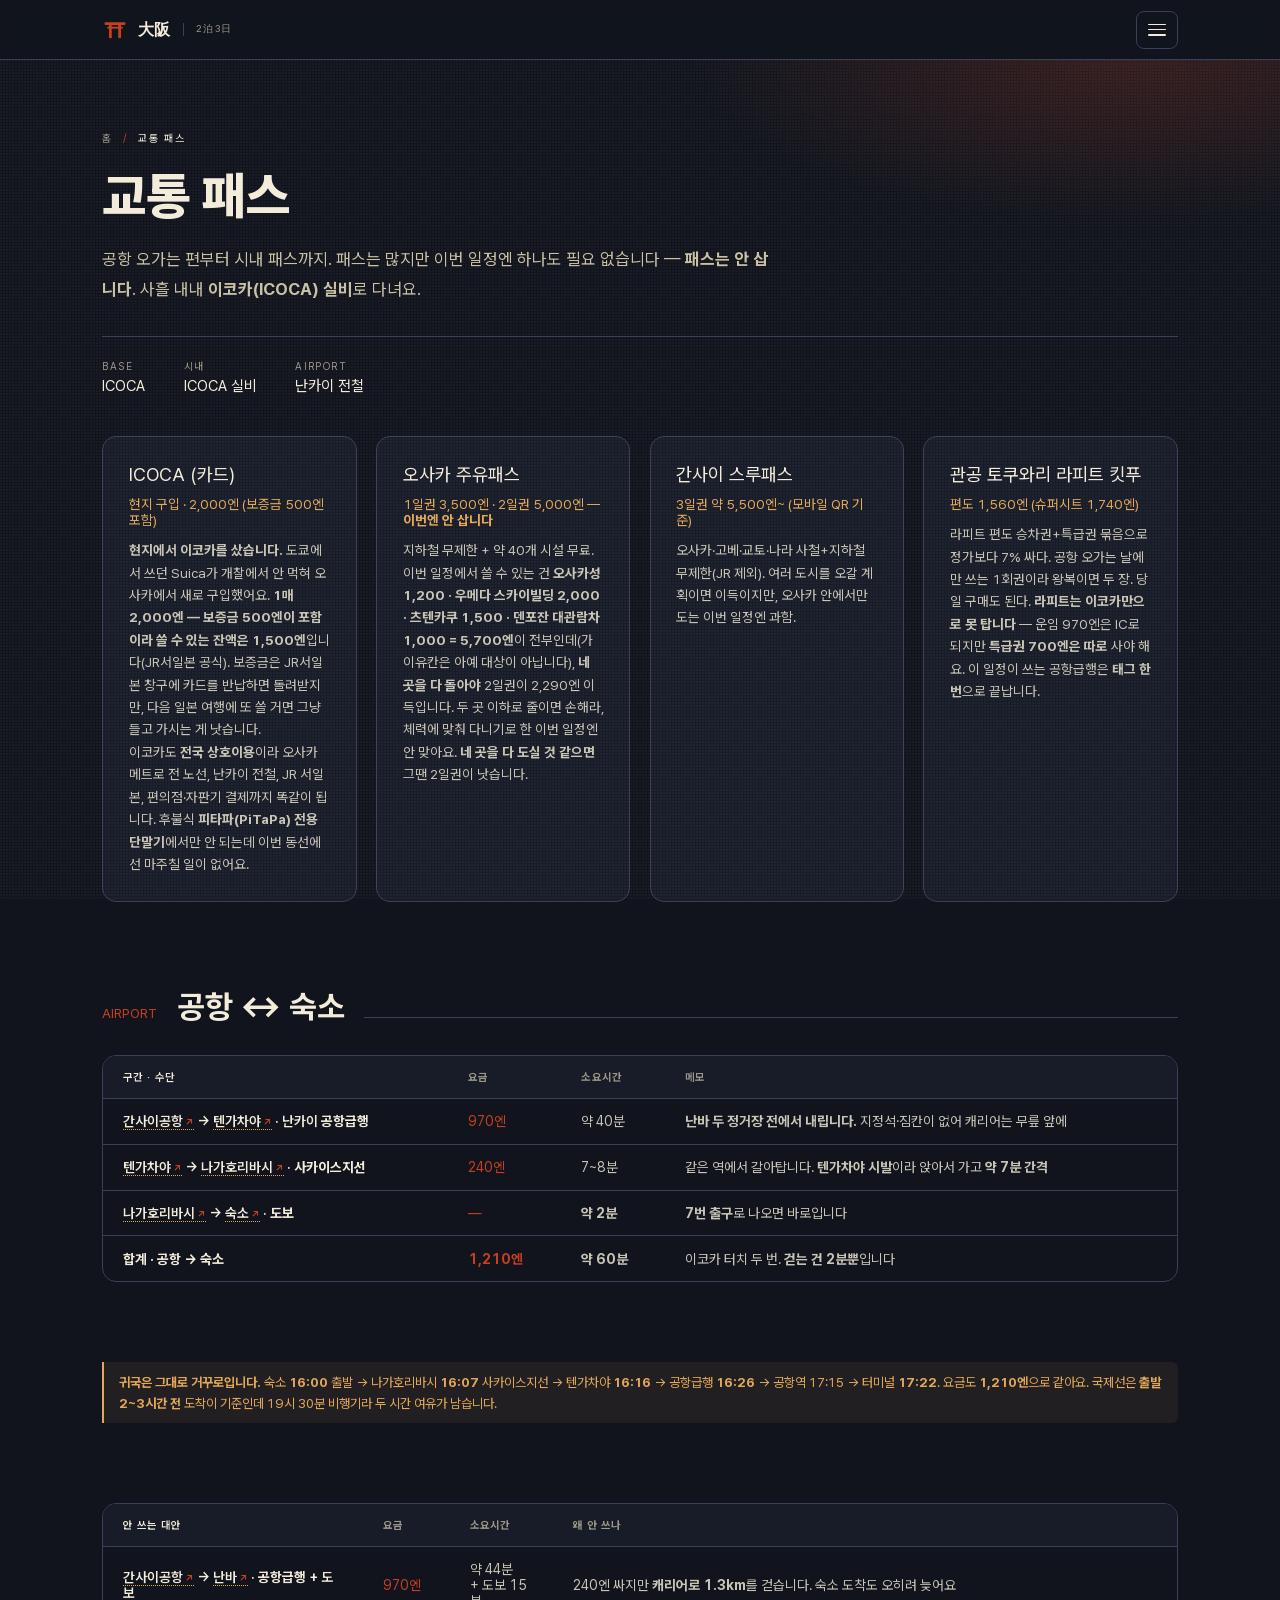
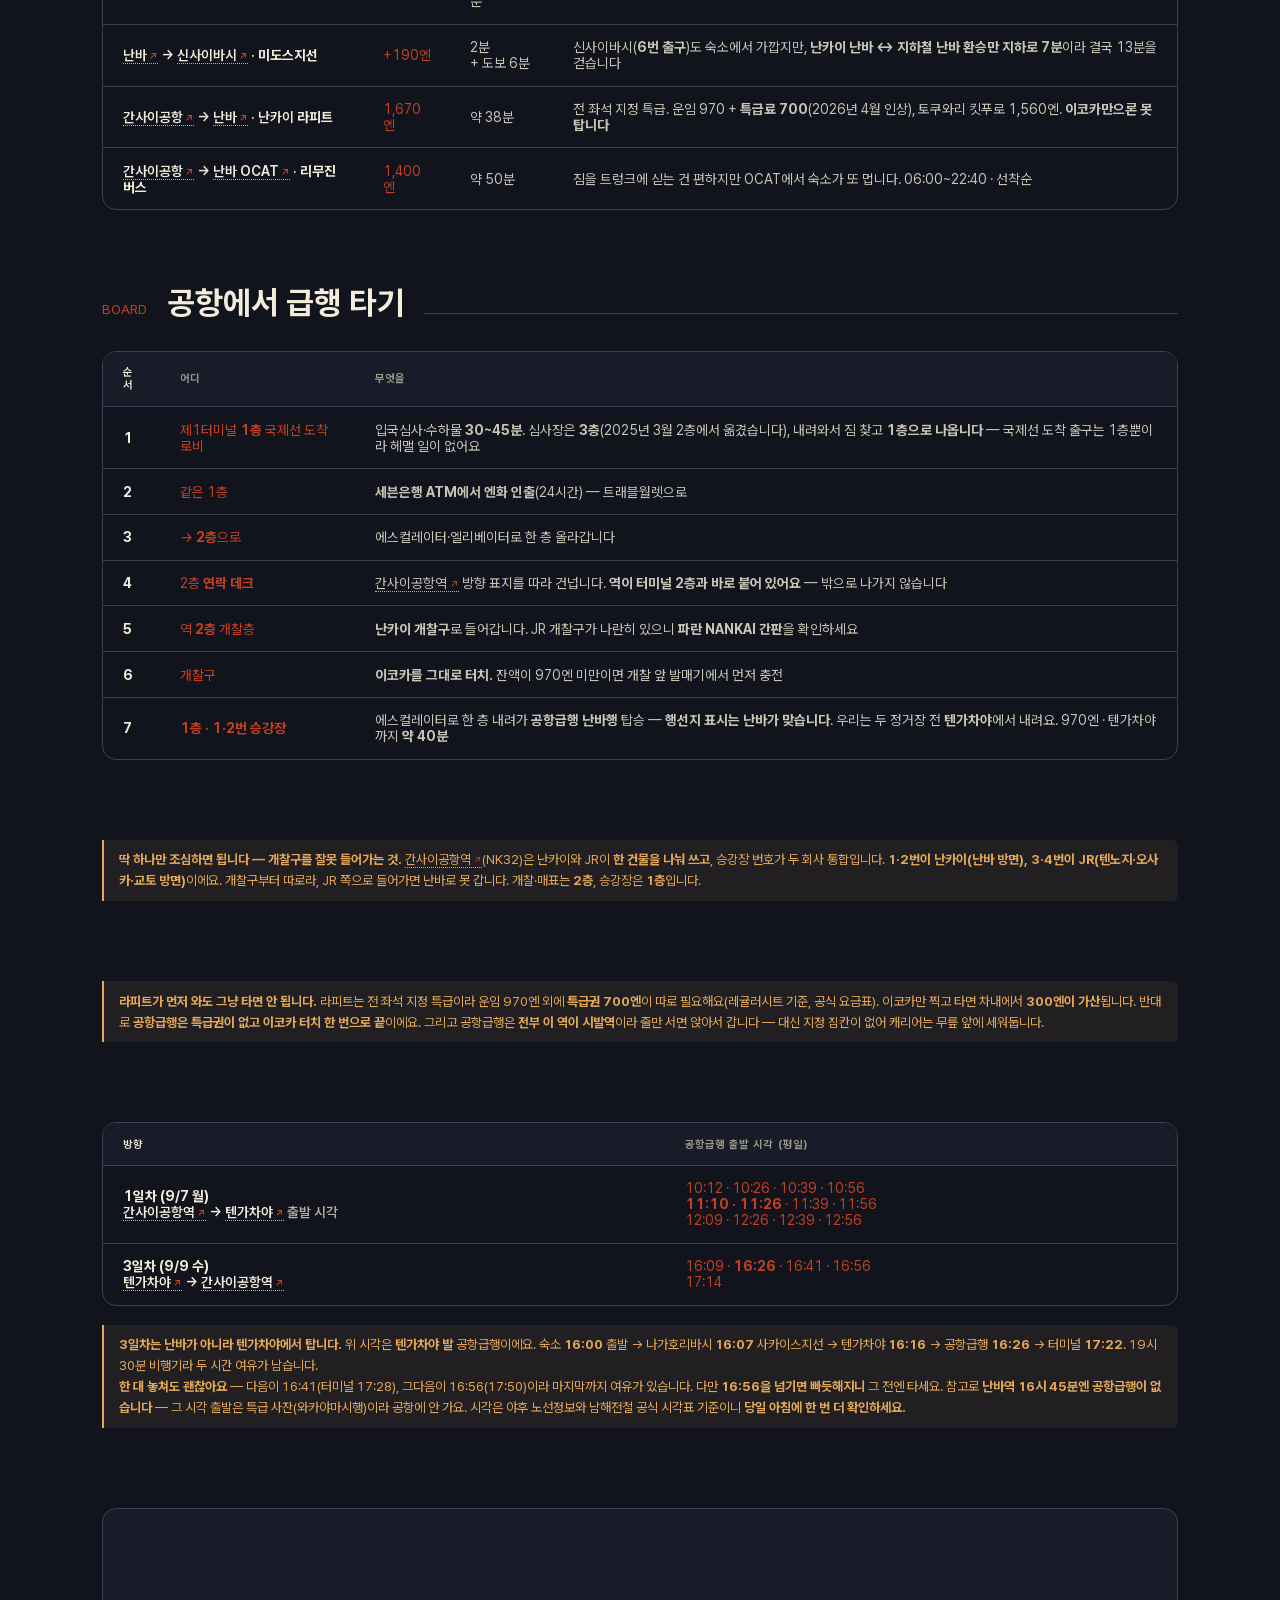
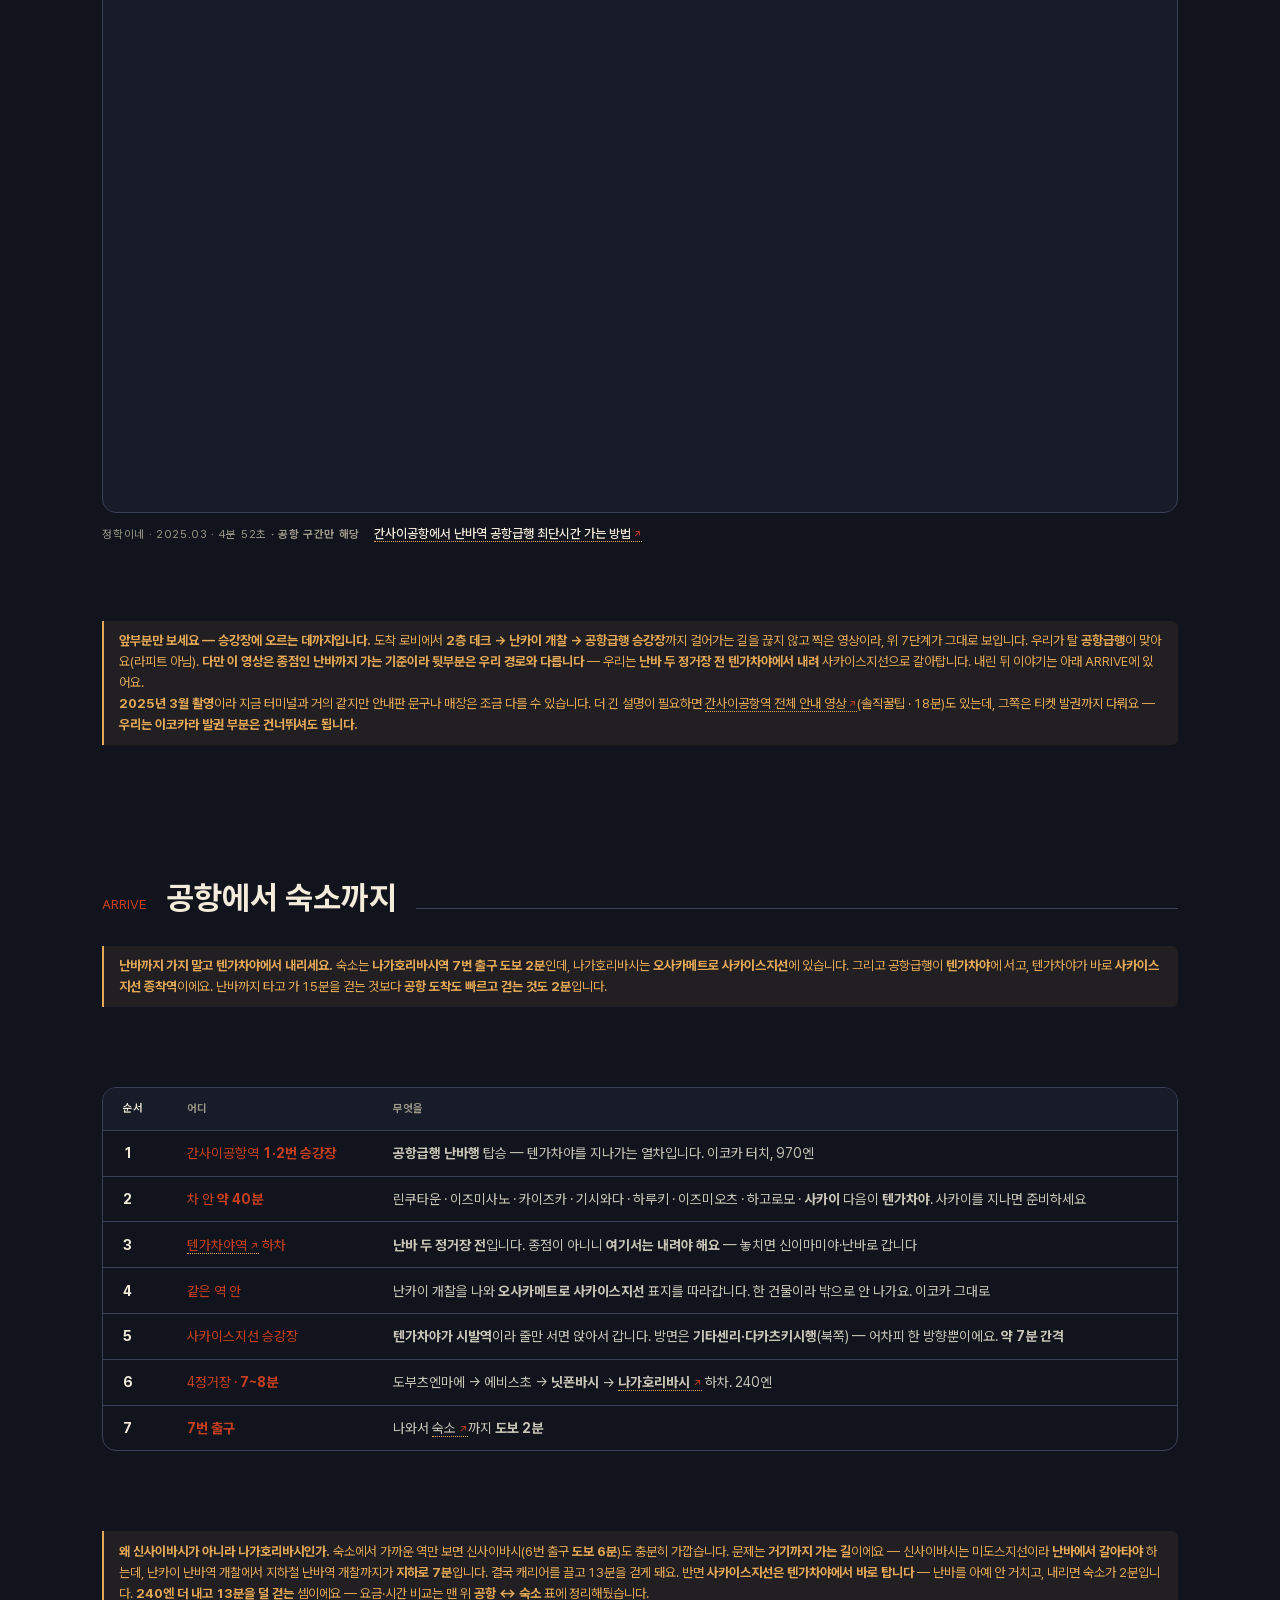
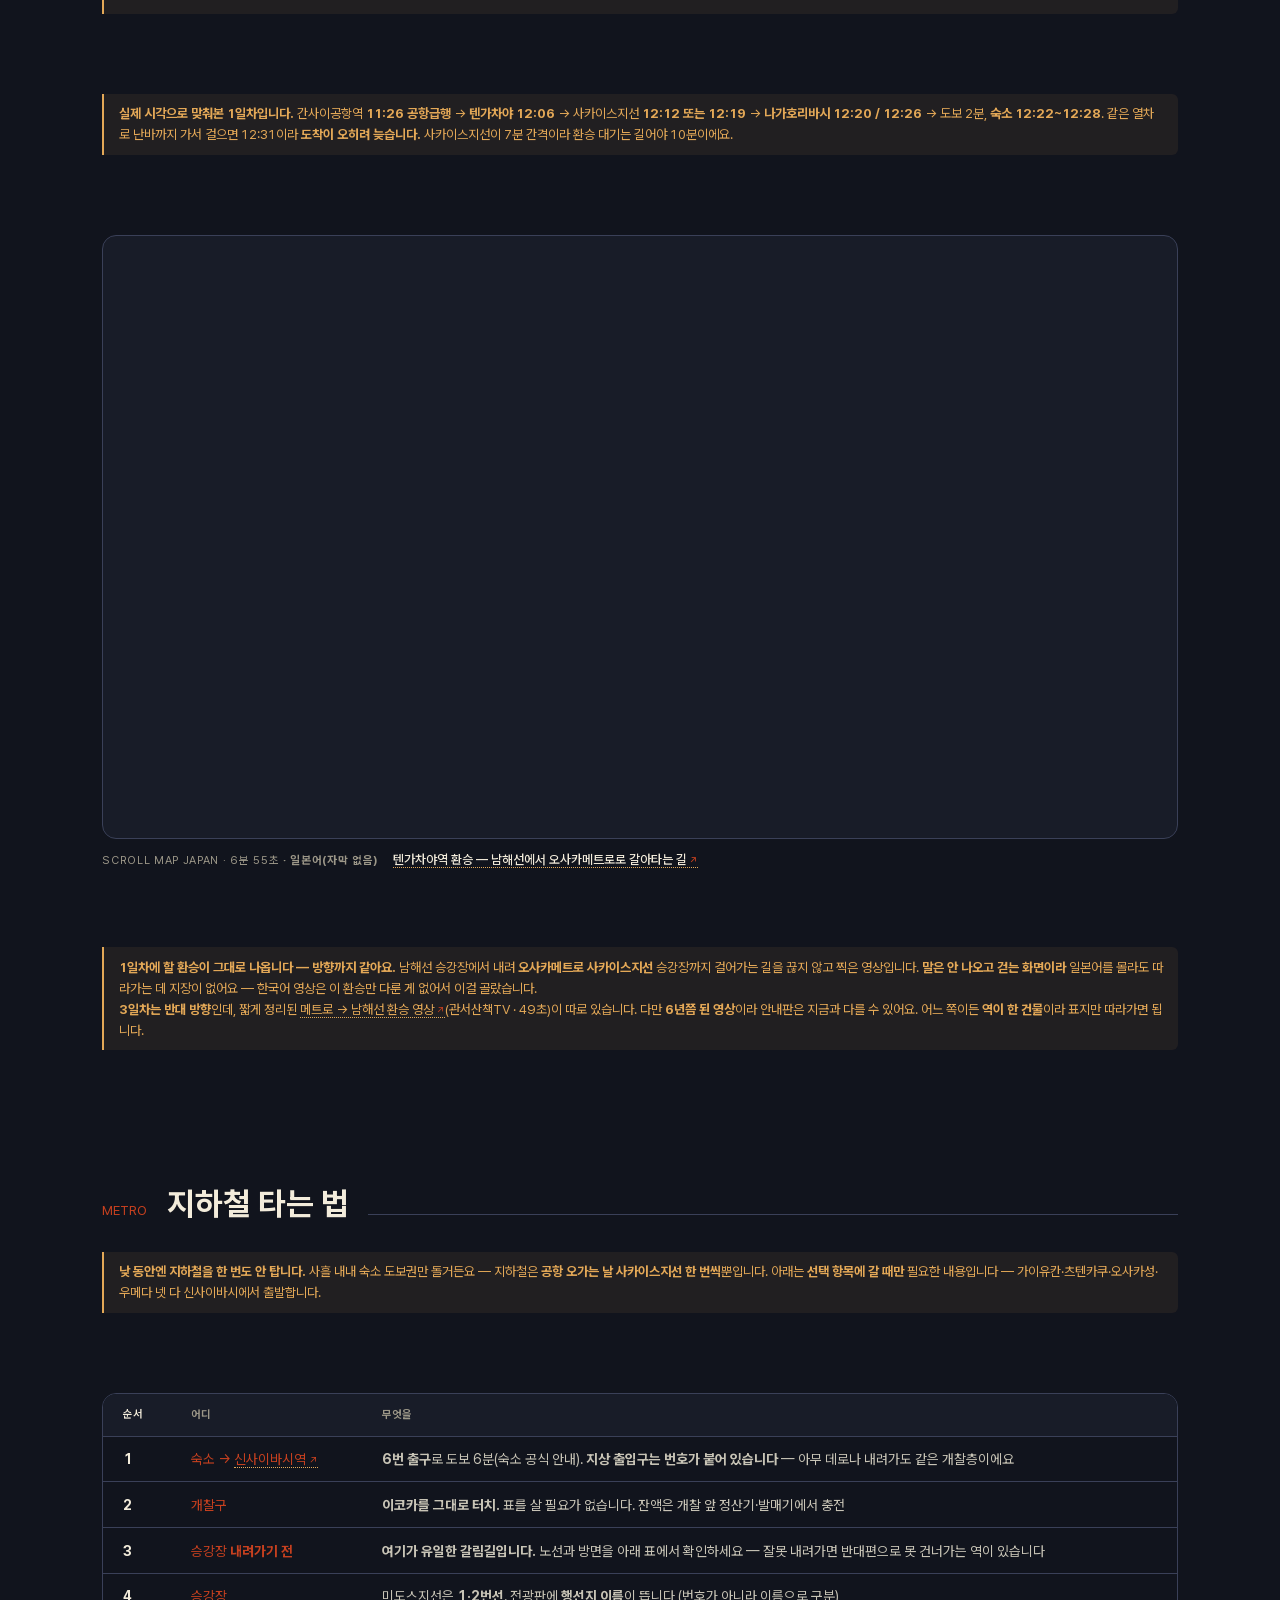
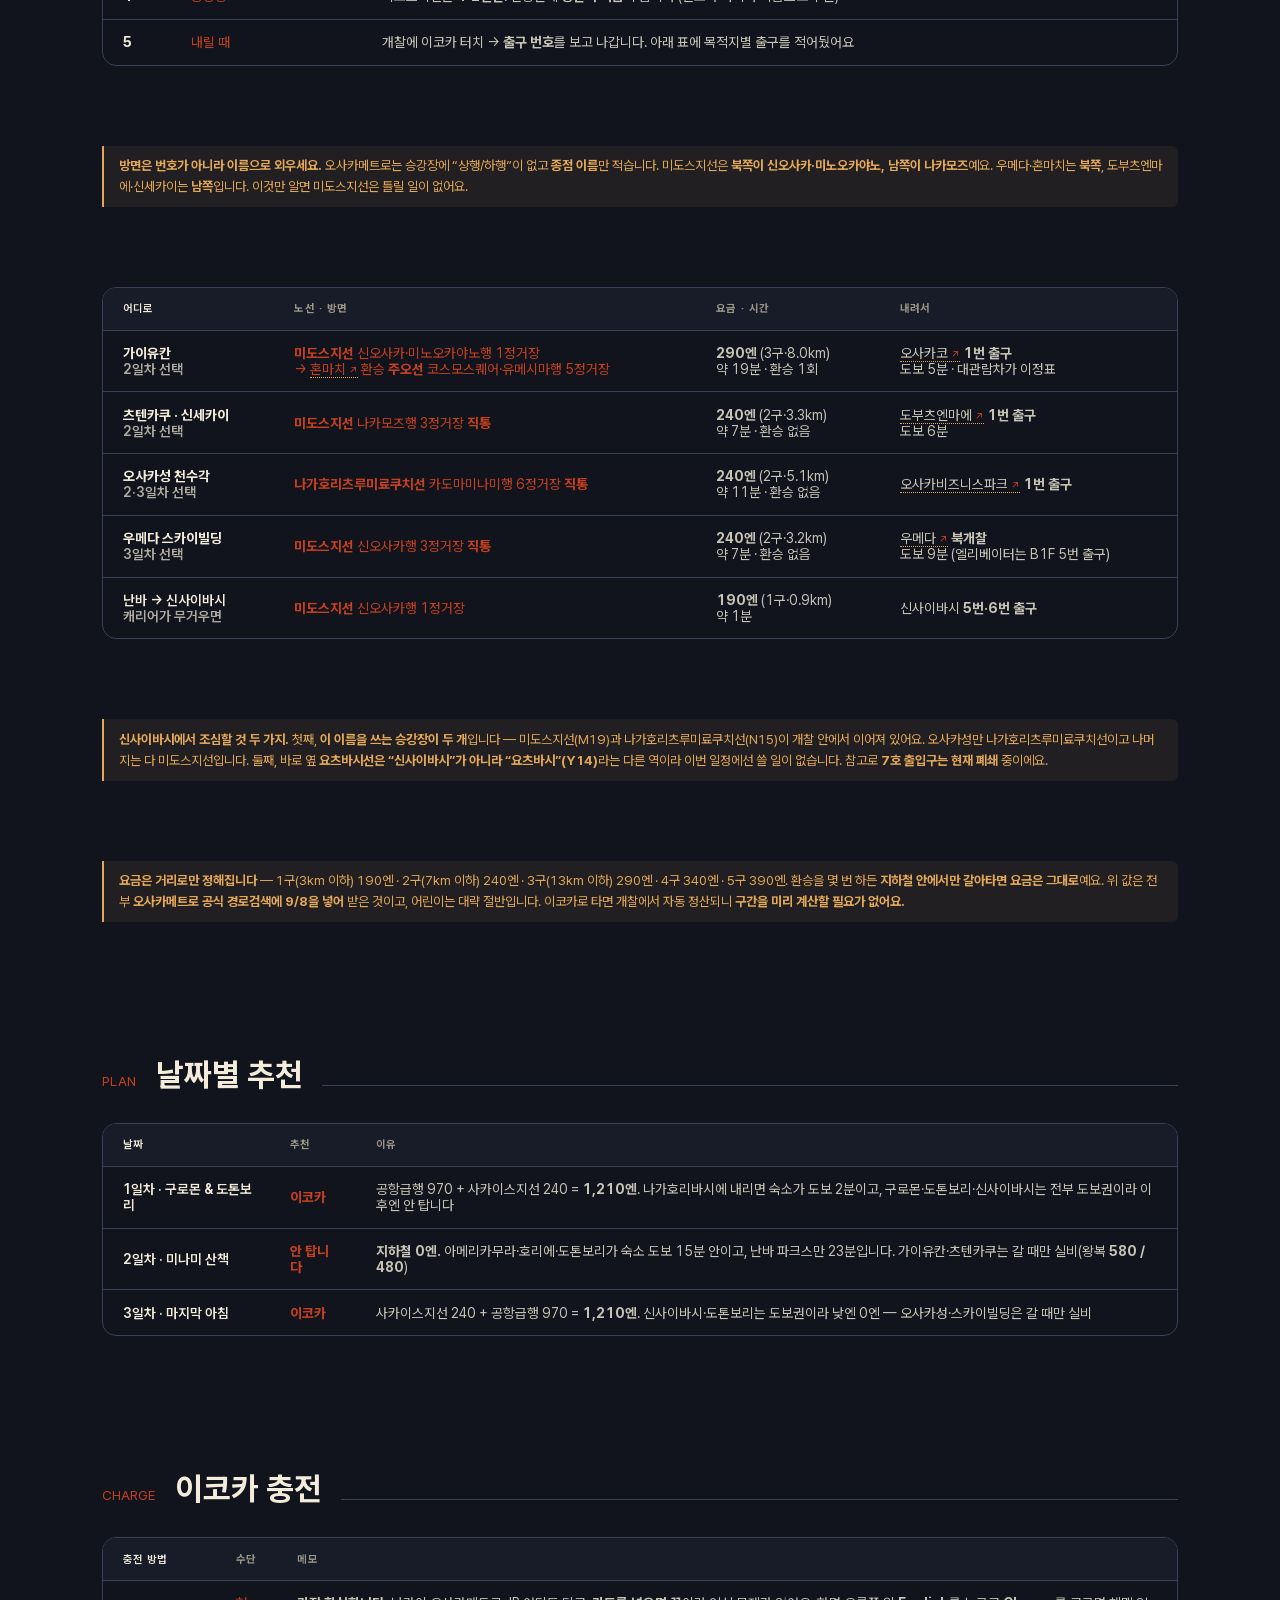
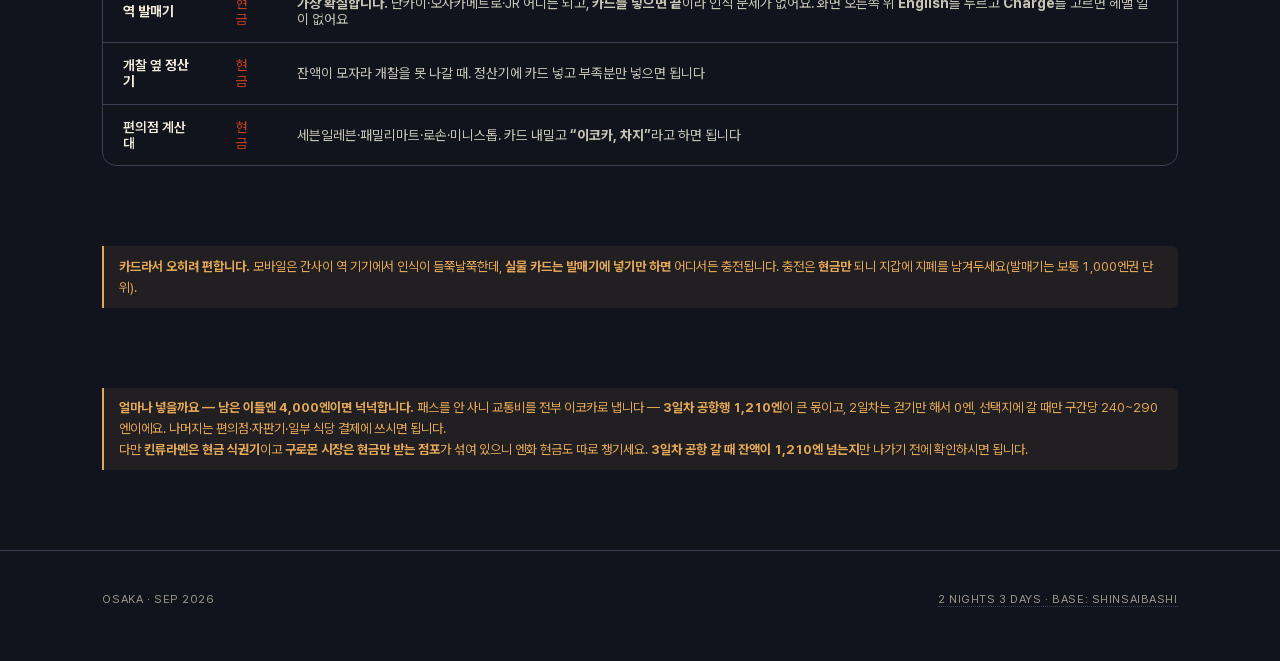
<file: transit.html>
<!DOCTYPE html>
<html lang="ko">
<head>
<meta charset="UTF-8">
<meta name="viewport" content="width=device-width, initial-scale=1.0, viewport-fit=cover">
<title>교통 패스 | 大阪 2泊3日</title>

<meta name="description" content="간사이공항 ↔ 숙소 교통편 요금·소요시간 비교, 이코카 충전과 실비 계산, 날짜별 추천.">
<meta name="theme-color" content="#11141D">
<meta name="color-scheme" content="dark">
<link rel="canonical" href="https://osaka-kyoto-2026.vercel.app/transit.html">

<meta property="og:type" content="website">
<meta property="og:site_name" content="OSAKA · SEP 2026">
<meta property="og:title" content="교통 패스 | 大阪 2泊3日">
<meta property="og:description" content="간사이공항 ↔ 숙소 교통편 요금·소요시간 비교, 이코카 충전과 실비 계산, 날짜별 추천.">
<meta property="og:url" content="https://osaka-kyoto-2026.vercel.app/transit.html">
<meta property="og:locale" content="ko_KR">
<meta name="twitter:card" content="summary">
<meta name="twitter:title" content="교통 패스 | 大阪 2泊3日">
<meta name="twitter:description" content="간사이공항 ↔ 숙소 교통편 요금·소요시간 비교, 이코카 충전과 실비 계산, 날짜별 추천.">

<link rel="icon" href="data:image/svg+xml,%3Csvg xmlns='http://www.w3.org/2000/svg' viewBox='0 0 32 32'%3E%3Crect width='32' height='32' rx='7' fill='%2311141D'/%3E%3Cg fill='%23C6401F'%3E%3Crect x='3' y='6.5' width='26' height='3.2' rx='1.4'/%3E%3Crect x='6.5' y='12' width='19' height='2.3'/%3E%3Crect x='8.6' y='9.7' width='3.4' height='16.3'/%3E%3Crect x='20' y='9.7' width='3.4' height='16.3'/%3E%3C/g%3E%3C/svg%3E">
<link rel="apple-touch-icon" href="data:image/svg+xml,%3Csvg xmlns='http://www.w3.org/2000/svg' viewBox='0 0 32 32'%3E%3Crect width='32' height='32' rx='7' fill='%2311141D'/%3E%3Cg fill='%23C6401F'%3E%3Crect x='3' y='6.5' width='26' height='3.2' rx='1.4'/%3E%3Crect x='6.5' y='12' width='19' height='2.3'/%3E%3Crect x='8.6' y='9.7' width='3.4' height='16.3'/%3E%3Crect x='20' y='9.7' width='3.4' height='16.3'/%3E%3C/g%3E%3C/svg%3E">
<link rel="preload" href="assets/fonts/Pretendard-subset.woff2" as="font" type="font/woff2" crossorigin>
<link rel="stylesheet" href="assets/style.css">
</head>
<body>
<div class="grain"></div>

<header class="topbar">
  <a class="brand" href="index.html" aria-label="홈으로">
    <svg class="brand-mark" viewBox="0 0 32 32" aria-hidden="true" focusable="false"><g fill="currentColor"><rect x="3" y="6.5" width="26" height="3.2" rx="1.4"/><rect x="6.5" y="12" width="19" height="2.3"/><rect x="8.6" y="9.7" width="3.4" height="16.3"/><rect x="20" y="9.7" width="3.4" height="16.3"/></g></svg>
    <span class="brand-text">大阪</span>
    <span class="brand-sub">2泊3日</span>
  </a>
  <button class="menu-btn" type="button" aria-label="메뉴 열기" aria-expanded="false" aria-controls="sitemenu">
    <span class="bars" aria-hidden="true"><i></i><i></i><i></i></span>
  </button>
</header>

<nav class="menu" id="sitemenu" aria-label="사이트 메뉴" hidden>
  <div class="menu-inner">
    <div class="menu-eyebrow">Kansai Trip Plan / 2026</div>
    <ul class="menu-list">
      <li>
        <a class="menu-link" href="index.html"><span class="n">00</span><span class="t">홈</span><span class="d">Overview</span></a>
      </li>
      <li>
        <a class="menu-link" href="summary.html"><span class="n">01</span><span class="t">한눈에 보기</span><span class="d">Summary</span></a>
      </li>
      <li>
        <a class="menu-link" href="itinerary.html"><span class="n">02</span><span class="t">일자별 일정</span><span class="d">Itinerary</span></a>
        <ul class="menu-days">
          <li><a href="day-1.html"><span class="dn">DAY 1</span>구로몬 &amp; 도톤보리 밤</a></li>
          <li><a href="day-2.html"><span class="dn">DAY 2</span>라멘 &amp; 쿠시카츠</a></li>
          <li><a href="day-3.html"><span class="dn">DAY 3</span>스시와 커피로 마무리</a></li>
        </ul>
      </li>
      <li>
        <a class="menu-link" href="stay.html"><span class="n">03</span><span class="t">숙소</span><span class="d">Stay</span></a>
      </li>
      <li>
        <a class="menu-link" href="transit.html"><span class="n">04</span><span class="t">교통 패스</span><span class="d">Transit</span></a>
      </li>
      <li>
        <a class="menu-link" href="notes.html"><span class="n">05</span><span class="t">여행 팁</span><span class="d">Notes</span></a>
      </li>
      <li>
        <a class="menu-link" href="budget.html"><span class="n">06</span><span class="t">예상 경비</span><span class="d">Budget</span></a>
      </li>
    </ul>
  </div>
</nav>

<section class="page-hero">
  <nav class="crumb" aria-label="현재 위치">
    <a href="index.html">홈</a>
    <span class="sep" aria-hidden="true">/</span>
    <span class="cur" aria-current="page">교통 패스</span>
  </nav>
  <h1>교통 패스</h1>
  <p class="lead">공항 오가는 편부터 시내 패스까지. 패스는 많지만 이번 일정엔 하나도 필요 없습니다 — <b>패스는 안 삽니다</b>. 사흘 내내 <b>이코카(ICOCA) 실비</b>로 다녀요.</p>
  <div class="facts">
    <div><span class="label">Base</span><span class="val">ICOCA</span></div>
    <div><span class="label">시내</span><span class="val">ICOCA 실비</span></div>
    <div><span class="label">Airport</span><span class="val">난카이 전철</span></div>
  </div>
</section>

<div class="transit">
  <div class="pass-card reveal">
    <div class="pass-name">ICOCA (카드)</div>
    <div class="pass-price">현지 구입 · 2,000엔 (보증금 500엔 포함)</div>
    <p><b>현지에서 이코카를 샀습니다.</b> 도쿄에서 쓰던 Suica가 개찰에서 안 먹혀 오사카에서 새로 구입했어요. <b>1매 2,000엔 — 보증금 500엔이 포함이라 쓸 수 있는 잔액은 1,500엔</b>입니다(JR서일본 공식). 보증금은 JR서일본 창구에 카드를 반납하면 돌려받지만, 다음 일본 여행에 또 쓸 거면 그냥 들고 가시는 게 낫습니다.<br>이코카도 <b>전국 상호이용</b>이라 오사카 메트로 전 노선, 난카이 전철, JR 서일본, 편의점·자판기 결제까지 똑같이 됩니다. 후불식 <b>피타파(PiTaPa) 전용 단말기</b>에서만 안 되는데 이번 동선에선 마주칠 일이 없어요.</p>
  </div>
  <div class="pass-card reveal">
    <div class="pass-name">오사카 주유패스</div>
    <div class="pass-price">1일권 3,500엔 · 2일권 5,000엔 — <b>이번엔 안 삽니다</b></div>
    <p>지하철 무제한 + 약 40개 시설 무료. 이번 일정에서 쓸 수 있는 건 <b>오사카성 1,200 · 우메다 스카이빌딩 2,000 · 츠텐카쿠 1,500 · 덴포잔 대관람차 1,000 = 5,700엔</b>이 전부인데(가이유칸은 아예 대상이 아닙니다), <b>네 곳을 다 돌아야</b> 2일권이 2,290엔 이득입니다. 두 곳 이하로 줄이면 손해라, 체력에 맞춰 다니기로 한 이번 일정엔 안 맞아요. <b>네 곳을 다 도실 것 같으면</b> 그땐 2일권이 낫습니다.</p>
  </div>

<div class="pass-card reveal">
    <div class="pass-name">간사이 스루패스</div>
    <div class="pass-price">3일권 약 5,500엔~ (모바일 QR 기준)</div>
    <p>오사카·고베·교토·나라 사철+지하철 무제한(JR 제외). 여러 도시를 오갈 계획이면 이득이지만, 오사카 안에서만 도는 이번 일정엔 과함.</p>
  </div>
  <div class="pass-card reveal">
    <div class="pass-name">관공 토쿠와리 라피트 킷푸</div>
    <div class="pass-price">편도 1,560엔 (슈퍼시트 1,740엔)</div>
    <p>라피트 편도 승차권+특급권 묶음으로 정가보다 7% 싸다. 공항 오가는 날에만 쓰는 1회권이라 왕복이면 두 장. 당일 구매도 된다. <b>라피트는 이코카만으로 못 탑니다</b> — 운임 970엔은 IC로 되지만 <b>특급권 700엔은 따로</b> 사야 해요. 이 일정이 쓰는 공항급행은 <b>태그 한 번</b>으로 끝납니다.</p>
  </div>
</div>

<div class="section-head">
  <span class="num">AIRPORT</span>
  <h2>공항 ↔ 숙소</h2>
  <span class="line" aria-hidden="true"></span>
</div>

<div class="transit-plan reveal">
  <table>
    <thead>
      <tr><th scope="col">구간 · 수단</th><th scope="col">요금</th><th scope="col">소요시간</th><th scope="col">메모</th></tr>
    </thead>
    <tbody>
      <tr><td><a class="maplink" href="https://www.google.com/maps/search/?api=1&amp;query=%E9%96%A2%E8%A5%BF%E5%9B%BD%E9%9A%9B%E7%A9%BA%E6%B8%AF" target="_blank" rel="noopener">간사이공항</a> → <a class="maplink" href="https://www.google.com/maps/search/?api=1&amp;query=%E5%A4%A9%E4%B8%8B%E8%8C%B6%E5%B1%8B%E9%A7%85" target="_blank" rel="noopener">텐가차야</a> · 난카이 <b>공항급행</b></td><td>970엔</td><td>약 40분</td><td><b>난바 두 정거장 전에서 내립니다.</b> 지정석·짐칸이 없어 캐리어는 무릎 앞에</td></tr>
      <tr><td><a class="maplink" href="https://www.google.com/maps/search/?api=1&amp;query=%E5%A4%A9%E4%B8%8B%E8%8C%B6%E5%B1%8B%E9%A7%85" target="_blank" rel="noopener">텐가차야</a> → <a class="maplink" href="https://www.google.com/maps/search/?api=1&amp;query=%E9%95%B7%E5%A0%80%E6%A9%8B%E9%A7%85" target="_blank" rel="noopener">나가호리바시</a> · <b>사카이스지선</b></td><td>240엔</td><td>7~8분</td><td>같은 역에서 갈아탑니다. <b>텐가차야 시발</b>이라 앉아서 가고 <b>약 7분 간격</b></td></tr>
      <tr><td><a class="maplink" href="https://www.google.com/maps/search/?api=1&amp;query=%E9%95%B7%E5%A0%80%E6%A9%8B%E9%A7%85" target="_blank" rel="noopener">나가호리바시</a> → <a class="maplink" href="https://maps.google.com/?cid=946145594871126472" target="_blank" rel="noopener">숙소</a> · <b>도보</b></td><td>—</td><td><b>약 2분</b></td><td><b>7번 출구</b>로 나오면 바로입니다</td></tr>
      <tr><td><b>합계 · 공항 → 숙소</b></td><td><b>1,210엔</b></td><td><b>약 60분</b></td><td>이코카 터치 두 번. <b>걷는 건 2분뿐</b>입니다</td></tr>
    </tbody>
  </table>
</div>

<div class="note-block reveal">
  <p class="tip"><b>귀국은 그대로 거꾸로입니다.</b> 숙소 <b>16:00</b> 출발 → 나가호리바시 <b>16:07</b> 사카이스지선 → 텐가차야 <b>16:16</b> → 공항급행 <b>16:26</b> → 공항역 17:15 → 터미널 <b>17:22</b>. 요금도 <b>1,210엔</b>으로 같아요. 국제선은 <b>출발 2~3시간 전</b> 도착이 기준인데 19시 30분 비행기라 두 시간 여유가 남습니다.</p>
</div>

<div class="transit-plan tight reveal">
  <table>
    <thead>
      <tr><th scope="col">안 쓰는 대안</th><th scope="col">요금</th><th scope="col">소요시간</th><th scope="col">왜 안 쓰나</th></tr>
    </thead>
    <tbody>
      <tr><td><a class="maplink" href="https://www.google.com/maps/search/?api=1&amp;query=%E9%96%A2%E8%A5%BF%E5%9B%BD%E9%9A%9B%E7%A9%BA%E6%B8%AF" target="_blank" rel="noopener">간사이공항</a> → <a class="maplink" href="https://www.google.com/maps/search/?api=1&amp;query=%E9%9B%A3%E6%B3%A2%E9%A7%85%20%E5%A4%A7%E9%98%AA" target="_blank" rel="noopener">난바</a> · <b>공항급행</b> + 도보</td><td>970엔</td><td>약 44분<br>+ 도보 15분</td><td>240엔 싸지만 <b>캐리어로 1.3km</b>를 걷습니다. 숙소 도착도 오히려 늦어요</td></tr>
      <tr><td><a class="maplink" href="https://www.google.com/maps/search/?api=1&amp;query=%E9%9B%A3%E6%B3%A2%E9%A7%85%20%E5%A4%A7%E9%98%AA" target="_blank" rel="noopener">난바</a> → <a class="maplink" href="https://www.google.com/maps/search/?api=1&amp;query=%E5%BF%83%E6%96%8E%E6%A9%8B%E9%A7%85%20%E5%A4%A7%E9%98%AA" target="_blank" rel="noopener">신사이바시</a> · <b>미도스지선</b></td><td>+190엔</td><td>2분<br>+ 도보 6분</td><td>신사이바시(<b>6번 출구</b>)도 숙소에서 가깝지만, <b>난카이 난바 ↔ 지하철 난바 환승만 지하로 7분</b>이라 결국 13분을 걷습니다</td></tr>
      <tr><td><a class="maplink" href="https://www.google.com/maps/search/?api=1&amp;query=%E9%96%A2%E8%A5%BF%E5%9B%BD%E9%9A%9B%E7%A9%BA%E6%B8%AF" target="_blank" rel="noopener">간사이공항</a> → <a class="maplink" href="https://www.google.com/maps/search/?api=1&amp;query=%E9%9B%A3%E6%B3%A2%E9%A7%85%20%E5%A4%A7%E9%98%AA" target="_blank" rel="noopener">난바</a> · 난카이 <b>라피트</b></td><td>1,670엔</td><td>약 38분</td><td>전 좌석 지정 특급. 운임 970 + <b>특급료 700</b>(2026년 4월 인상), 토쿠와리 킷푸로 1,560엔. <b>이코카만으론 못 탑니다</b></td></tr>
      <tr><td><a class="maplink" href="https://www.google.com/maps/search/?api=1&amp;query=%E9%96%A2%E8%A5%BF%E5%9B%BD%E9%9A%9B%E7%A9%BA%E6%B8%AF" target="_blank" rel="noopener">간사이공항</a> → <a class="maplink" href="https://www.google.com/maps/search/?api=1&amp;query=OCAT%20%E5%A4%A7%E9%98%AA%E3%82%B7%E3%83%86%E3%82%A3%E3%82%A8%E3%82%A2%E3%82%BF%E3%83%BC%E3%83%9F%E3%83%8A%E3%83%AB" target="_blank" rel="noopener">난바 OCAT</a> · <b>리무진 버스</b></td><td>1,400엔</td><td>약 50분</td><td>짐을 트렁크에 싣는 건 편하지만 OCAT에서 숙소가 또 멉니다. 06:00~22:40 · 선착순</td></tr>
    </tbody>
  </table>
</div>

<div class="section-head">
  <span class="num">BOARD</span>
  <h2>공항에서 급행 타기</h2>
  <span class="line" aria-hidden="true"></span>
</div>

<div class="transit-plan reveal">
  <table>
    <thead>
      <tr><th scope="col">순서</th><th scope="col">어디</th><th scope="col">무엇을</th></tr>
    </thead>
    <tbody>
      <tr><td><b>1</b></td><td>제1터미널 <b>1층</b> 국제선 도착 로비</td><td>입국심사·수하물 <b>30~45분</b>. 심사장은 <b>3층</b>(2025년 3월 2층에서 옮겼습니다), 내려와서 짐 찾고 <b>1층으로 나옵니다</b> — 국제선 도착 출구는 1층뿐이라 헤맬 일이 없어요</td></tr>
      <tr><td><b>2</b></td><td>같은 1층</td><td><b>세븐은행 ATM에서 엔화 인출</b>(24시간) — 트래블월렛으로</td></tr>
      <tr><td><b>3</b></td><td>→ <b>2층</b>으로</td><td>에스컬레이터·엘리베이터로 한 층 올라갑니다</td></tr>
      <tr><td><b>4</b></td><td>2층 <b>연락 데크</b></td><td><a class="maplink" href="https://www.google.com/maps/search/?api=1&amp;query=%E9%96%A2%E8%A5%BF%E7%A9%BA%E6%B8%AF%E9%A7%85" target="_blank" rel="noopener">간사이공항역</a> 방향 표지를 따라 건넙니다. <b>역이 터미널 2층과 바로 붙어 있어요</b> — 밖으로 나가지 않습니다</td></tr>
      <tr><td><b>5</b></td><td>역 <b>2층</b> 개찰층</td><td><b>난카이 개찰구</b>로 들어갑니다. JR 개찰구가 나란히 있으니 <b>파란 NANKAI 간판</b>을 확인하세요</td></tr>
      <tr><td><b>6</b></td><td>개찰구</td><td><b>이코카를 그대로 터치.</b> 잔액이 970엔 미만이면 개찰 앞 발매기에서 먼저 충전</td></tr>
      <tr><td><b>7</b></td><td><b>1층 · 1·2번 승강장</b></td><td>에스컬레이터로 한 층 내려가 <b>공항급행 난바행</b> 탑승 — <b>행선지 표시는 난바가 맞습니다</b>. 우리는 두 정거장 전 <b>텐가차야</b>에서 내려요. 970엔 · 텐가차야까지 <b>약 40분</b></td></tr>
    </tbody>
  </table>
</div>

<div class="note-block reveal">
  <p class="tip"><b>딱 하나만 조심하면 됩니다 — 개찰구를 잘못 들어가는 것.</b> <a class="maplink" href="https://www.google.com/maps/search/?api=1&amp;query=%E9%96%A2%E8%A5%BF%E7%A9%BA%E6%B8%AF%E9%A7%85" target="_blank" rel="noopener">간사이공항역</a>(NK32)은 난카이와 JR이 <b>한 건물을 나눠 쓰고</b>, 승강장 번호가 두 회사 통합입니다. <b>1·2번이 난카이(난바 방면), 3·4번이 JR(텐노지·오사카·교토 방면)</b>이에요. 개찰구부터 따로라, JR 쪽으로 들어가면 난바로 못 갑니다. 개찰·매표는 <b>2층</b>, 승강장은 <b>1층</b>입니다.</p>
</div>

<div class="note-block reveal">
  <p class="tip"><b>라피트가 먼저 와도 그냥 타면 안 됩니다.</b> 라피트는 전 좌석 지정 특급이라 운임 970엔 외에 <b>특급권 700엔</b>이 따로 필요해요(레귤러시트 기준, 공식 요금표). 이코카만 찍고 타면 차내에서 <b>300엔이 가산</b>됩니다. 반대로 <b>공항급행은 특급권이 없고 이코카 터치 한 번으로 끝</b>이에요. 그리고 공항급행은 <b>전부 이 역이 시발역</b>이라 줄만 서면 앉아서 갑니다 — 대신 지정 짐칸이 없어 캐리어는 무릎 앞에 세워둡니다.</p>
</div>

<div class="transit-plan tight reveal">
  <table>
    <thead>
      <tr><th scope="col">방향</th><th scope="col">공항급행 출발 시각 (평일)</th></tr>
    </thead>
    <tbody>
      <tr><td><b>1일차 (9/7 월)</b><br><a class="maplink" href="https://www.google.com/maps/search/?api=1&amp;query=%E9%96%A2%E8%A5%BF%E7%A9%BA%E6%B8%AF%E9%A7%85" target="_blank" rel="noopener">간사이공항역</a> → <a class="maplink" href="https://www.google.com/maps/search/?api=1&amp;query=%E5%A4%A9%E4%B8%8B%E8%8C%B6%E5%B1%8B%E9%A7%85" target="_blank" rel="noopener">텐가차야</a> <span style="opacity:.7">출발 시각</span></td><td>10:12 · 10:26 · 10:39 · 10:56<br><b>11:10 · 11:26</b> · 11:39 · 11:56<br>12:09 · 12:26 · 12:39 · 12:56</td></tr>
      <tr><td><b>3일차 (9/9 수)</b><br><a class="maplink" href="https://www.google.com/maps/search/?api=1&amp;query=%E5%A4%A9%E4%B8%8B%E8%8C%B6%E5%B1%8B%E9%A7%85" target="_blank" rel="noopener">텐가차야</a> → <a class="maplink" href="https://www.google.com/maps/search/?api=1&amp;query=%E9%96%A2%E8%A5%BF%E7%A9%BA%E6%B8%AF%E9%A7%85" target="_blank" rel="noopener">간사이공항역</a></td><td>16:09 · <b>16:26</b> · 16:41 · 16:56<br>17:14</td></tr>
    </tbody>
  </table>
</div>

<div class="note-block reveal">
  <p class="tip"><b>3일차는 난바가 아니라 텐가차야에서 탑니다.</b> 위 시각은 <b>텐가차야 발</b> 공항급행이에요. 숙소 <b>16:00</b> 출발 → 나가호리바시 <b>16:07</b> 사카이스지선 → 텐가차야 <b>16:16</b> → 공항급행 <b>16:26</b> → 터미널 <b>17:22</b>. 19시 30분 비행기라 두 시간 여유가 남습니다.<br><b>한 대 놓쳐도 괜찮아요</b> — 다음이 16:41(터미널 17:28), 그다음이 16:56(17:50)이라 마지막까지 여유가 있습니다. 다만 <b>16:56을 넘기면 빠듯해지니</b> 그 전엔 타세요. 참고로 <b>난바역 16시 45분엔 공항급행이 없습니다</b> — 그 시각 출발은 특급 사잔(와카야마시행)이라 공항에 안 가요. 시각은 야후 노선정보와 남해전철 공식 시각표 기준이니 <b>당일 아침에 한 번 더 확인하세요.</b></p>
</div>

<div class="video-block reveal">
  <div class="video-frame">
    <iframe src="https://www.youtube-nocookie.com/embed/0BJQSnw2-1E?rel=0"
            title="간사이공항에서 난바역 공항급행 최단시간 가는 방법"
            loading="lazy" referrerpolicy="strict-origin-when-cross-origin"
            allow="accelerometer; autoplay; clipboard-write; encrypted-media; gyroscope; picture-in-picture; web-share"
            allowfullscreen></iframe>
  </div>
  <p class="video-meta">
    <span class="ch">정학이네 · 2025.03 · 4분 52초 <b>· 공항 구간만 해당</b></span>
    <span class="ttl"><a class="maplink" href="https://www.youtube.com/watch?v=0BJQSnw2-1E" target="_blank" rel="noopener">간사이공항에서 난바역 공항급행 최단시간 가는 방법</a></span>
  </p>
</div>

<div class="note-block reveal">
  <p class="tip"><b>앞부분만 보세요 — 승강장에 오르는 데까지입니다.</b> 도착 로비에서 <b>2층 데크 → 난카이 개찰 → 공항급행 승강장</b>까지 걸어가는 길을 끊지 않고 찍은 영상이라, 위 7단계가 그대로 보입니다. 우리가 탈 <b>공항급행</b>이 맞아요(라피트 아님). <b>다만 이 영상은 종점인 난바까지 가는 기준이라 뒷부분은 우리 경로와 다릅니다</b> — 우리는 <b>난바 두 정거장 전 텐가차야에서 내려</b> 사카이스지선으로 갈아탑니다. 내린 뒤 이야기는 아래 ARRIVE에 있어요.<br><b>2025년 3월 촬영</b>이라 지금 터미널과 거의 같지만 안내판 문구나 매장은 조금 다를 수 있습니다. 더 긴 설명이 필요하면 <a class="maplink" href="https://www.youtube.com/watch?v=MTOuUpoTEJg" target="_blank" rel="noopener">간사이공항역 전체 안내 영상</a>(솔직꿀팁 · 18분)도 있는데, 그쪽은 티켓 발권까지 다뤄요 — <b>우리는 이코카라 발권 부분은 건너뛰셔도 됩니다.</b></p>
</div>

<div class="section-head">
  <span class="num">ARRIVE</span>
  <h2>공항에서 숙소까지</h2>
  <span class="line" aria-hidden="true"></span>
</div>

<div class="note-block reveal">
  <p class="tip"><b>난바까지 가지 말고 텐가차야에서 내리세요.</b> 숙소는 <b>나가호리바시역 7번 출구 도보 2분</b>인데, 나가호리바시는 <b>오사카메트로 사카이스지선</b>에 있습니다. 그리고 공항급행이 <b>텐가차야</b>에 서고, 텐가차야가 바로 <b>사카이스지선 종착역</b>이에요. 난바까지 타고 가 15분을 걷는 것보다 <b>공항 도착도 빠르고 걷는 것도 2분</b>입니다.</p>
</div>

<div class="transit-plan reveal">
  <table>
    <thead>
      <tr><th scope="col">순서</th><th scope="col">어디</th><th scope="col">무엇을</th></tr>
    </thead>
    <tbody>
      <tr><td><b>1</b></td><td>간사이공항역 <b>1·2번 승강장</b></td><td><b>공항급행 난바행</b> 탑승 — 텐가차야를 지나가는 열차입니다. 이코카 터치, 970엔</td></tr>
      <tr><td><b>2</b></td><td>차 안 <b>약 40분</b></td><td>린쿠타운 · 이즈미사노 · 카이즈카 · 기시와다 · 하루키 · 이즈미오츠 · 하고로모 · <b>사카이</b> 다음이 <b>텐가차야</b>. 사카이를 지나면 준비하세요</td></tr>
      <tr><td><b>3</b></td><td><a class="maplink" href="https://www.google.com/maps/search/?api=1&amp;query=%E5%A4%A9%E4%B8%8B%E8%8C%B6%E5%B1%8B%E9%A7%85" target="_blank" rel="noopener">텐가차야역</a> 하차</td><td><b>난바 두 정거장 전</b>입니다. 종점이 아니니 <b>여기서는 내려야 해요</b> — 놓치면 신이마미야·난바로 갑니다</td></tr>
      <tr><td><b>4</b></td><td>같은 역 안</td><td>난카이 개찰을 나와 <b>오사카메트로 사카이스지선</b> 표지를 따라갑니다. 한 건물이라 밖으로 안 나가요. 이코카 그대로</td></tr>
      <tr><td><b>5</b></td><td>사카이스지선 승강장</td><td><b>텐가차야가 시발역</b>이라 줄만 서면 앉아서 갑니다. 방면은 <b>기타센리·다카츠키시행</b>(북쪽) — 어차피 한 방향뿐이에요. <b>약 7분 간격</b></td></tr>
      <tr><td><b>6</b></td><td>4정거장 · <b>7~8분</b></td><td>도부츠엔마에 → 에비스초 → <b>닛폰바시</b> → <a class="maplink" href="https://www.google.com/maps/search/?api=1&amp;query=%E9%95%B7%E5%A0%80%E6%A9%8B%E9%A7%85" target="_blank" rel="noopener"><b>나가호리바시</b></a> 하차. 240엔</td></tr>
      <tr><td><b>7</b></td><td><b>7번 출구</b></td><td>나와서 <a class="maplink" href="https://maps.google.com/?cid=946145594871126472" target="_blank" rel="noopener">숙소</a>까지 <b>도보 2분</b></td></tr>
    </tbody>
  </table>
</div>

<div class="note-block reveal">
  <p class="tip"><b>왜 신사이바시가 아니라 나가호리바시인가.</b> 숙소에서 가까운 역만 보면 신사이바시(6번 출구 <b>도보 6분</b>)도 충분히 가깝습니다. 문제는 <b>거기까지 가는 길</b>이에요 — 신사이바시는 미도스지선이라 <b>난바에서 갈아타야</b> 하는데, 난카이 난바역 개찰에서 지하철 난바역 개찰까지가 <b>지하로 7분</b>입니다. 결국 캐리어를 끌고 13분을 걷게 돼요. 반면 <b>사카이스지선은 텐가차야에서 바로 탑니다</b> — 난바를 아예 안 거치고, 내리면 숙소가 2분입니다. <b>240엔 더 내고 13분을 덜 걷는</b> 셈이에요 — 요금·시간 비교는 맨 위 <b>공항 ↔ 숙소</b> 표에 정리해뒀습니다.</p>
</div>

<div class="note-block reveal">
  <p class="tip"><b>실제 시각으로 맞춰본 1일차입니다.</b> 간사이공항역 <b>11:26 공항급행</b> → <b>텐가차야 12:06</b> → 사카이스지선 <b>12:12 또는 12:19</b> → <b>나가호리바시 12:20 / 12:26</b> → 도보 2분, <b>숙소 12:22~12:28</b>. 같은 열차로 난바까지 가서 걸으면 12:31이라 <b>도착이 오히려 늦습니다.</b> 사카이스지선이 7분 간격이라 환승 대기는 길어야 10분이에요.</p>
</div>

<div class="video-block reveal">
  <div class="video-frame">
    <iframe src="https://www.youtube-nocookie.com/embed/ZFvkEu4JZy0?rel=0"
            title="텐가차야역 환승 — 남해선에서 오사카메트로 사카이스지선으로"
            loading="lazy" referrerpolicy="strict-origin-when-cross-origin"
            allow="accelerometer; autoplay; clipboard-write; encrypted-media; gyroscope; picture-in-picture; web-share"
            allowfullscreen></iframe>
  </div>
  <p class="video-meta">
    <span class="ch">Scroll Map Japan · 6분 55초 <b>· 일본어(자막 없음)</b></span>
    <span class="ttl"><a class="maplink" href="https://www.youtube.com/watch?v=ZFvkEu4JZy0" target="_blank" rel="noopener">텐가차야역 환승 — 남해선에서 오사카메트로로 갈아타는 길</a></span>
  </p>
</div>

<div class="note-block reveal">
  <p class="tip"><b>1일차에 할 환승이 그대로 나옵니다 — 방향까지 같아요.</b> 남해선 승강장에서 내려 <b>오사카메트로 사카이스지선</b> 승강장까지 걸어가는 길을 끊지 않고 찍은 영상입니다. <b>말은 안 나오고 걷는 화면이라</b> 일본어를 몰라도 따라가는 데 지장이 없어요 — 한국어 영상은 이 환승만 다룬 게 없어서 이걸 골랐습니다.<br><b>3일차는 반대 방향</b>인데, 짧게 정리된 <a class="maplink" href="https://www.youtube.com/watch?v=3GybvWr6lL4" target="_blank" rel="noopener">메트로 → 남해선 환승 영상</a>(관서산책TV · 49초)이 따로 있습니다. 다만 <b>6년쯤 된 영상</b>이라 안내판은 지금과 다를 수 있어요. 어느 쪽이든 <b>역이 한 건물</b>이라 표지만 따라가면 됩니다.</p>
</div>

<div class="section-head">
  <span class="num">METRO</span>
  <h2>지하철 타는 법</h2>
  <span class="line" aria-hidden="true"></span>
</div>

<div class="note-block reveal">
  <p class="tip"><b>낮 동안엔 지하철을 한 번도 안 탑니다.</b> 사흘 내내 숙소 도보권만 돌거든요 — 지하철은 <b>공항 오가는 날 사카이스지선 한 번씩</b>뿐입니다. 아래는 <b>선택 항목에 갈 때만</b> 필요한 내용입니다 — 가이유칸·츠텐카쿠·오사카성·우메다 넷 다 신사이바시에서 출발합니다.</p>
</div>

<div class="transit-plan reveal">
  <table>
    <thead>
      <tr><th scope="col">순서</th><th scope="col">어디</th><th scope="col">무엇을</th></tr>
    </thead>
    <tbody>
      <tr><td><b>1</b></td><td>숙소 → <a class="maplink" href="https://www.google.com/maps/search/?api=1&amp;query=%E5%BF%83%E6%96%8E%E6%A9%8B%E9%A7%85%20%E5%A4%A7%E9%98%AA" target="_blank" rel="noopener">신사이바시역</a></td><td><b>6번 출구</b>로 도보 6분(숙소 공식 안내). <b>지상 출입구는 번호가 붙어 있습니다</b> — 아무 데로나 내려가도 같은 개찰층이에요</td></tr>
      <tr><td><b>2</b></td><td>개찰구</td><td><b>이코카를 그대로 터치.</b> 표를 살 필요가 없습니다. 잔액은 개찰 앞 정산기·발매기에서 충전</td></tr>
      <tr><td><b>3</b></td><td>승강장 <b>내려가기 전</b></td><td><b>여기가 유일한 갈림길입니다.</b> 노선과 방면을 아래 표에서 확인하세요 — 잘못 내려가면 반대편으로 못 건너가는 역이 있습니다</td></tr>
      <tr><td><b>4</b></td><td>승강장</td><td>미도스지선은 <b>1·2번선</b>. 전광판에 <b>행선지 이름</b>이 뜹니다 (번호가 아니라 이름으로 구분)</td></tr>
      <tr><td><b>5</b></td><td>내릴 때</td><td>개찰에 이코카 터치 → <b>출구 번호</b>를 보고 나갑니다. 아래 표에 목적지별 출구를 적어뒀어요</td></tr>
    </tbody>
  </table>
</div>

<div class="note-block reveal">
  <p class="tip"><b>방면은 번호가 아니라 이름으로 외우세요.</b> 오사카메트로는 승강장에 “상행/하행”이 없고 <b>종점 이름</b>만 적습니다. 미도스지선은 <b>북쪽이 신오사카·미노오카야노, 남쪽이 나카모즈</b>예요. 우메다·혼마치는 <b>북쪽</b>, 도부츠엔마에·신세카이는 <b>남쪽</b>입니다. 이것만 알면 미도스지선은 틀릴 일이 없어요.</p>
</div>

<div class="transit-plan reveal">
  <table>
    <thead>
      <tr><th scope="col">어디로</th><th scope="col">노선 · 방면</th><th scope="col">요금 · 시간</th><th scope="col">내려서</th></tr>
    </thead>
    <tbody>
      <tr>
        <td><b>가이유칸</b><br><span style="opacity:.7">2일차 선택</span></td>
        <td><b>미도스지선</b> 신오사카·미노오카야노행 1정거장<br>→ <a class="maplink" href="https://www.google.com/maps/search/?api=1&amp;query=%E6%9C%AC%E7%94%BA%E9%A7%85%20%E5%A4%A7%E9%98%AA" target="_blank" rel="noopener">혼마치</a> 환승 <b>주오선</b> 코스모스퀘어·유메시마행 5정거장</td>
        <td><b>290엔</b> (3구·8.0km)<br>약 19분 · 환승 1회</td>
        <td><a class="maplink" href="https://www.google.com/maps/search/?api=1&amp;query=%E5%A4%A7%E9%98%AA%E6%B8%AF%E9%A7%85" target="_blank" rel="noopener">오사카코</a> <b>1번 출구</b><br>도보 5분 · 대관람차가 이정표</td>
      </tr>
      <tr>
        <td><b>츠텐카쿠 · 신세카이</b><br><span style="opacity:.7">2일차 선택</span></td>
        <td><b>미도스지선</b> 나카모즈행 3정거장 <b>직통</b></td>
        <td><b>240엔</b> (2구·3.3km)<br>약 7분 · 환승 없음</td>
        <td><a class="maplink" href="https://www.google.com/maps/search/?api=1&amp;query=%E5%8B%95%E7%89%A9%E5%9C%92%E5%89%8D%E9%A7%85" target="_blank" rel="noopener">도부츠엔마에</a> <b>1번 출구</b><br>도보 6분</td>
      </tr>
      <tr>
        <td><b>오사카성 천수각</b><br><span style="opacity:.7">2·3일차 선택</span></td>
        <td><b>나가호리츠루미료쿠치선</b> 카도마미나미행 6정거장 <b>직통</b></td>
        <td><b>240엔</b> (2구·5.1km)<br>약 11분 · 환승 없음</td>
        <td><a class="maplink" href="https://www.google.com/maps/search/?api=1&amp;query=%E5%A4%A7%E9%98%AA%E3%83%93%E3%82%B8%E3%83%8D%E3%82%B9%E3%83%91%E3%83%BC%E3%82%AF%E9%A7%85" target="_blank" rel="noopener">오사카비즈니스파크</a> <b>1번 출구</b></td>
      </tr>
      <tr>
        <td><b>우메다 스카이빌딩</b><br><span style="opacity:.7">3일차 선택</span></td>
        <td><b>미도스지선</b> 신오사카행 3정거장 <b>직통</b></td>
        <td><b>240엔</b> (2구·3.2km)<br>약 7분 · 환승 없음</td>
        <td><a class="maplink" href="https://www.google.com/maps/search/?api=1&amp;query=%E6%A2%85%E7%94%B0%E9%A7%85%20%E5%A4%A7%E9%98%AA%E3%83%A1%E3%83%88%E3%83%AD" target="_blank" rel="noopener">우메다</a> <b>북개찰</b><br>도보 9분 (엘리베이터는 B1F 5번 출구)</td>
      </tr>
      <tr>
        <td>난바 → 신사이바시<br><span style="opacity:.7">캐리어가 무거우면</span></td>
        <td><b>미도스지선</b> 신오사카행 1정거장</td>
        <td><b>190엔</b> (1구·0.9km)<br>약 1분</td>
        <td>신사이바시 <b>5번·6번 출구</b></td>
      </tr>
    </tbody>
  </table>
</div>

<div class="note-block reveal">
  <p class="tip"><b>신사이바시에서 조심할 것 두 가지.</b> 첫째, <b>이 이름을 쓰는 승강장이 두 개</b>입니다 — 미도스지선(M19)과 나가호리츠루미료쿠치선(N15)이 개찰 안에서 이어져 있어요. 오사카성만 나가호리츠루미료쿠치선이고 나머지는 다 미도스지선입니다. 둘째, 바로 옆 <b>요츠바시선은 “신사이바시”가 아니라 “요츠바시”(Y14)</b>라는 다른 역이라 이번 일정에선 쓸 일이 없습니다. 참고로 <b>7호 출입구는 현재 폐쇄</b> 중이에요.</p>
</div>

<div class="note-block reveal">
  <p class="tip"><b>요금은 거리로만 정해집니다</b> — 1구(3km 이하) 190엔 · 2구(7km 이하) 240엔 · 3구(13km 이하) 290엔 · 4구 340엔 · 5구 390엔. 환승을 몇 번 하든 <b>지하철 안에서만 갈아타면 요금은 그대로</b>예요. 위 값은 전부 <b>오사카메트로 공식 경로검색에 9/8을 넣어</b> 받은 것이고, 어린이는 대략 절반입니다. 이코카로 타면 개찰에서 자동 정산되니 <b>구간을 미리 계산할 필요가 없어요.</b></p>
</div>

<div class="section-head">
  <span class="num">PLAN</span>
  <h2>날짜별 추천</h2>
  <span class="line" aria-hidden="true"></span>
</div>

<div class="transit-plan reveal">
  <table>
    <thead>
      <tr><th scope="col">날짜</th><th scope="col">추천</th><th scope="col">이유</th></tr>
    </thead>
    <tbody>
      <tr><td>1일차 · 구로몬 &amp; 도톤보리</td><td><b>이코카</b></td><td>공항급행 970 + 사카이스지선 240 = <b>1,210엔</b>. 나가호리바시에 내리면 숙소가 도보 2분이고, 구로몬·도톤보리·신사이바시는 전부 도보권이라 이후엔 안 탑니다</td></tr>
      <tr><td>2일차 · 미나미 산책</td><td><b>안 탑니다</b></td><td><b>지하철 0엔.</b> 아메리카무라·호리에·도톤보리가 숙소 도보 15분 안이고, 난바 파크스만 23분입니다. 가이유칸·츠텐카쿠는 갈 때만 실비(왕복 <b>580 / 480</b>)</td></tr>
      <tr><td>3일차 · 마지막 아침</td><td><b>이코카</b></td><td>사카이스지선 240 + 공항급행 970 = <b>1,210엔</b>. 신사이바시·도톤보리는 도보권이라 낮엔 0엔 — 오사카성·스카이빌딩은 갈 때만 실비</td></tr>
    </tbody>
  </table>
</div>

<div class="section-head">
  <span class="num">CHARGE</span>
  <h2>이코카 충전</h2>
  <span class="line" aria-hidden="true"></span>
</div>

<div class="transit-plan reveal">
  <table>
    <thead>
      <tr><th scope="col">충전 방법</th><th scope="col">수단</th><th scope="col">메모</th></tr>
    </thead>
    <tbody>
      <tr><td><b>역 발매기</b></td><td>현금</td><td><b>가장 확실합니다.</b> 난카이·오사카메트로·JR 어디든 되고, <b>카드를 넣으면 끝</b>이라 인식 문제가 없어요. 화면 오른쪽 위 <b>English</b>를 누르고 <b>Charge</b>를 고르면 헤맬 일이 없어요</td></tr>
      <tr><td>개찰 옆 <b>정산기</b></td><td>현금</td><td>잔액이 모자라 개찰을 못 나갈 때. 정산기에 카드 넣고 부족분만 넣으면 됩니다</td></tr>
      <tr><td>편의점 계산대</td><td>현금</td><td>세븐일레븐·패밀리마트·로손·미니스톱. 카드 내밀고 <b>“이코카, 차지”</b>라고 하면 됩니다</td></tr>
    </tbody>
  </table>
</div>

<div class="note-block reveal">
  <p class="tip"><b>카드라서 오히려 편합니다.</b> 모바일은 간사이 역 기기에서 인식이 들쭉날쭉한데, <b>실물 카드는 발매기에 넣기만 하면</b> 어디서든 충전됩니다. 충전은 <b>현금만</b> 되니 지갑에 지폐를 남겨두세요(발매기는 보통 1,000엔권 단위).</p>
</div>

<div class="note-block reveal">
  <p class="tip"><b>얼마나 넣을까요 — 남은 이틀엔 4,000엔이면 넉넉합니다.</b> 패스를 안 사니 교통비를 전부 이코카로 냅니다 — <b>3일차 공항행 1,210엔</b>이 큰 몫이고, 2일차는 걷기만 해서 0엔, 선택지에 갈 때만 구간당 240~290엔이에요. 나머지는 편의점·자판기·일부 식당 결제에 쓰시면 됩니다.<br>다만 <b>킨류라멘은 현금 식권기</b>이고 <b>구로몬 시장은 현금만 받는 점포</b>가 섞여 있으니 엔화 현금도 따로 챙기세요. <b>3일차 공항 갈 때 잔액이 1,210엔 넘는지</b>만 나가기 전에 확인하시면 됩니다.</p>
</div>

<footer>
  <span>OSAKA · SEP 2026</span>
  <span><a href="index.html">2 NIGHTS 3 DAYS · BASE: SHINSAIBASHI</a></span>
</footer>

<script src="assets/nav.js"></script>
</body>
</html>
</file>
<file: assets/style.css>
/* ============================================================
   大阪・京都 3泊4日 — 공통 스타일
   본문 전체 Pretendard. 폰트는 이 저장소에 직접 담아 서빙하므로
   외부 CDN 요청이 없고, 한 번 받아두면 오프라인에서도 그대로 뜬다.
   (이 사이트에 쓰이는 글자만 남긴 서브셋 — 자세한 건 README 참고)
   ============================================================ */
@font-face{
  font-family:'Pretendard';
  src:url('fonts/Pretendard-subset.woff2') format('woff2');
  font-weight:100 900;
  font-style:normal;
  font-display:swap;
}

:root{
  --ink:#EFE7D8;
  --ink-dim:#9C9788;
  --night:#11141D;
  --night-2:#181C28;
  --card:#1C2130;
  --torii:#C6401F;
  --torii-deep:#8F2A13;
  --gold:#E3A857;
  --line:#3A4058;
  --paper:#F3ECDB;
  --paper-dim:#C9C0A6;

  /* 세 역할 모두 Pretendard. 뒤는 폰트가 못 뜰 때를 위한 대비책. */
  --stack:'Pretendard','Apple SD Gothic Neo','Malgun Gothic','Noto Sans KR',
          system-ui,sans-serif,'Apple Color Emoji','Segoe UI Emoji';
  --sans:var(--stack);
  --serif:var(--stack);
  --mono:var(--stack);

  --bar-h:60px;
  --pad:8vw;
}
*{margin:0;padding:0;box-sizing:border-box;-webkit-tap-highlight-color:rgba(198,64,31,0.25);}
/* 가로 넘침 차단은 html 에서. body 에 걸면 body 가 스크롤 컨테이너로
   승격돼 스크롤 위치·position:fixed 계산이 어긋난다. */
html{scroll-behavior:smooth;-webkit-text-size-adjust:100%;overflow-x:hidden;}
body{
  background:var(--night);
  color:var(--ink);
  font-family:var(--sans);
  /* 고정폭 서체를 걷어냈으므로, 시각·요금·표의 숫자는 tnum 으로 자릿수를 맞춘다 */
  font-variant-numeric:tabular-nums;
  width:100%;
  padding-top:var(--bar-h);
}
body.menu-open{overflow:hidden;}
::selection{background:var(--torii);color:var(--paper);}
a:focus-visible, button:focus-visible{outline:2px solid var(--gold);outline-offset:3px;border-radius:2px;}

.mono{font-family:var(--mono);}
.mincho{font-family:var(--serif);}

/* ---------- background texture ---------- */
.grain{
  position:fixed;inset:0;pointer-events:none;z-index:1;
  background-image:radial-gradient(circle at 1px 1px, rgba(255,255,255,0.035) 1px, transparent 0);
  background-size:3px 3px;
}

/* ============================================================
   TOP BAR
   ============================================================ */
.topbar{
  position:fixed;top:0;left:0;right:0;
  height:var(--bar-h);
  z-index:50;
  display:flex;align-items:center;justify-content:space-between;
  padding:0 var(--pad);
  background:rgba(17,20,29,0.82);
  backdrop-filter:blur(14px);
  -webkit-backdrop-filter:blur(14px);
  border-bottom:1px solid var(--line);
}
.brand{
  display:inline-flex;align-items:center;gap:.6rem;
  text-decoration:none;color:var(--paper);
  transition:opacity .2s ease;
}
.brand:hover{opacity:.75;}
.brand-mark{
  width:26px;height:26px;flex:0 0 auto;
  color:var(--torii);
}
.brand-text{
  font-family:var(--serif);font-weight:700;
  font-size:1.02rem;letter-spacing:.02em;
  white-space:nowrap;
}
.brand-text i{color:var(--torii);font-style:normal;}
.brand-sub{
  font-family:var(--mono);
  font-size:.6rem;letter-spacing:.16em;text-transform:uppercase;
  color:var(--ink-dim);
  padding-left:.7rem;margin-left:.2rem;
  border-left:1px solid var(--line);
}

/* 햄버거 버튼 */
.menu-btn{
  -webkit-appearance:none;appearance:none;
  background:transparent;border:1px solid var(--line);
  border-radius:8px;
  width:42px;height:38px;
  display:inline-flex;align-items:center;justify-content:center;
  cursor:pointer;
  transition:border-color .2s ease, background .2s ease;
}
.menu-btn:hover{border-color:var(--torii);background:rgba(198,64,31,0.1);}
.bars{display:block;width:18px;height:12px;position:relative;}
.bars i{
  position:absolute;left:0;right:0;height:1.5px;
  background:var(--paper);border-radius:2px;
  transition:transform .28s cubic-bezier(.22,.61,.36,1), opacity .18s ease;
}
.bars i:nth-child(1){top:0;}
.bars i:nth-child(2){top:5.25px;}
.bars i:nth-child(3){top:10.5px;}
.menu-btn[aria-expanded="true"] .bars i:nth-child(1){transform:translateY(5.25px) rotate(45deg);}
.menu-btn[aria-expanded="true"] .bars i:nth-child(2){opacity:0;}
.menu-btn[aria-expanded="true"] .bars i:nth-child(3){transform:translateY(-5.25px) rotate(-45deg);}

/* ============================================================
   MENU OVERLAY
   ============================================================ */
.menu{
  position:fixed;
  top:var(--bar-h);left:0;right:0;bottom:0;
  z-index:40;
  background:var(--night);
  overflow-y:auto;
  -webkit-overflow-scrolling:touch;
  padding:2.4rem var(--pad) 4rem;
}
.menu::before{
  content:"";position:absolute;inset:0;pointer-events:none;
  background:radial-gradient(ellipse 70% 50% at 80% 0%, rgba(198,64,31,0.18), transparent 62%);
}
.menu[hidden]{display:none;}
.js-menu .menu{
  display:block;
  opacity:0;visibility:hidden;
  transform:translateY(-10px);
  transition:opacity .26s ease, transform .3s cubic-bezier(.22,.61,.36,1), visibility .26s;
}
.js-menu .menu.open{opacity:1;visibility:visible;transform:none;}

.menu-inner{position:relative;z-index:1;max-width:880px;}
.menu-eyebrow{
  font-family:var(--mono);
  font-size:.66rem;letter-spacing:.18em;text-transform:uppercase;
  color:var(--ink-dim);
  margin-bottom:1.6rem;
  display:flex;align-items:center;gap:.8rem;
}
.menu-eyebrow::after{content:"";flex:1;height:1px;background:var(--line);}

.menu-list{list-style:none;}
.menu-list > li{border-bottom:1px solid var(--line);}
.menu-link{
  display:flex;align-items:baseline;gap:1rem;
  padding:1.05rem 0;
  text-decoration:none;
  transition:padding-left .22s ease;
}
.menu-link:hover{padding-left:.5rem;}
.menu-link .n{
  position:relative;
  font-family:var(--mono);font-size:.72rem;letter-spacing:.1em;
  color:var(--torii);
  flex:0 0 2.4em;
  white-space:nowrap;
}
.menu-link .t{
  font-family:var(--serif);font-weight:700;
  font-size:1.35rem;color:var(--paper);
  line-height:1.3;
}
.menu-link .d{
  font-family:var(--mono);font-size:.68rem;letter-spacing:.06em;
  color:var(--ink-dim);
  margin-left:auto;
  padding-left:1rem;
  white-space:nowrap;
}
.menu-link[aria-current="page"] .t{color:var(--torii);}
/* 현재 페이지 표식은 왼쪽 여백에 띄워 레이아웃을 밀지 않는다 */
.menu-link[aria-current="page"] .n::before{
  content:"▸";
  position:absolute;left:-.95em;top:0;
  color:var(--torii);
}

/* 메뉴 안 일차 목록 */
.menu-days{list-style:none;padding:0 0 1.1rem 3.4em;}
.menu-days li + li{margin-top:.1rem;}
.menu-days a{
  display:flex;align-items:baseline;gap:.8rem;
  padding:.42rem 0;
  text-decoration:none;
  font-size:.9rem;color:#C8C4B6;
  transition:color .2s ease, padding-left .2s ease;
}
.menu-days a:hover{color:var(--gold);padding-left:.35rem;}
.menu-days a[aria-current="page"]{color:var(--torii);}
.menu-days .dn{font-family:var(--mono);font-size:.68rem;color:var(--ink-dim);flex:0 0 3.6em;letter-spacing:.08em;}

/* ============================================================
   HERO (홈)
   ============================================================ */
/* 화면 높이를 꽉 채우지 않는다. 예전엔 min-height 로 한 화면을 잡고
   가운데 정렬을 했는데, 내용이 그 높이를 못 채워 남는 만큼이 위아래
   여백으로 갈라졌다. 이제 내용 높이에 패딩만 얹는다. */
.hero{
  position:relative;
  display:flex;
  flex-direction:column;
  padding:4.2rem var(--pad) 3.6rem;
  overflow:hidden;
}
.hero::before{
  content:"";
  position:absolute; inset:0;
  background:
    radial-gradient(ellipse 60% 45% at 85% 15%, rgba(198,64,31,0.28), transparent 60%),
    radial-gradient(ellipse 50% 40% at 10% 90%, rgba(227,168,87,0.14), transparent 60%);
  z-index:0;
}
.board{
  position:relative;z-index:2;
  color:var(--ink-dim);
  font-size:.72rem;
  letter-spacing:.18em;
  text-transform:uppercase;
  display:flex;gap:1.2em;align-items:center;
  margin-bottom:2.4rem;
}
.board .dot{width:6px;height:6px;border-radius:50%;background:var(--gold);animation:blink 1.8s infinite;}
@keyframes blink{0%,60%{opacity:1;}80%{opacity:.15;}100%{opacity:1;}}

.hero h1{
  position:relative;z-index:2;
  font-family:var(--serif);
  font-weight:800;
  font-size:clamp(2.6rem,7vw,5.2rem);
  line-height:1.06;
  letter-spacing:.01em;
}
.hero h1 .accent{color:var(--torii);}
.hero .sub{
  position:relative;z-index:2;
  margin-top:1.6rem;
  font-size:clamp(1rem,1.6vw,1.15rem);
  color:var(--paper-dim);
  max-width:38em;
  line-height:1.8;
}
.hero .route{
  position:relative;z-index:2;
  margin-top:2.4rem;
  display:flex;align-items:center;gap:1rem;
  flex-wrap:wrap;
  font-family:var(--mono);
  font-size:.85rem;
  color:var(--ink-dim);
}
.route .stop{color:var(--paper);font-weight:700;letter-spacing:.05em;}
.route .track{flex:0 0 40px;height:1px;background:var(--line);position:relative;}
.route .track::after{
  content:"";position:absolute;top:50%;left:0;width:100%;height:1px;
  background:repeating-linear-gradient(90deg,var(--gold) 0 4px, transparent 4px 8px);
  transform:translateY(-50%);
}

.hero-meta{
  position:relative;z-index:2;
  margin-top:2.8rem;
  display:flex;flex-wrap:wrap;gap:2.4rem;
  border-top:1px solid var(--line);
  padding-top:1.4rem;
}
.hero-meta div{display:flex;flex-direction:column;gap:.35rem;}
.hero-meta .label{font-size:.68rem;letter-spacing:.14em;text-transform:uppercase;color:var(--ink-dim);}
.hero-meta .val{font-family:var(--mono);font-size:1rem;color:var(--paper);}

.hero-scroll{
  position:relative;z-index:2;
  margin-top:2.2rem;
  font-family:var(--mono);
  font-size:.68rem;letter-spacing:.16em;text-transform:uppercase;
  color:var(--ink-dim);
  display:flex;align-items:center;gap:.6rem;
}
.hero-scroll .arrow{color:var(--torii);animation:nudge 2s infinite;}
@keyframes nudge{0%,100%{transform:translateY(0);}50%{transform:translateY(4px);}}

/* ============================================================
   PAGE HERO (하위 페이지)
   ============================================================ */
.page-hero{
  position:relative;
  padding:4.5rem var(--pad) 2.6rem;
  overflow:hidden;
}
.page-hero::before{
  content:"";position:absolute;inset:0;z-index:0;
  background:radial-gradient(ellipse 55% 70% at 88% 0%, rgba(198,64,31,0.2), transparent 62%);
}
.page-hero > *{position:relative;z-index:1;}
.crumb{
  font-family:var(--mono);
  font-size:.66rem;letter-spacing:.16em;text-transform:uppercase;
  color:var(--ink-dim);
  display:flex;align-items:center;gap:.6rem;
  margin-bottom:1.4rem;
}
.crumb a{color:var(--ink-dim);text-decoration:none;transition:color .2s ease;}
.crumb a:hover{color:var(--gold);}
.crumb .sep{color:var(--torii);}
.crumb .cur{color:var(--paper);}
.page-hero h1{
  font-family:var(--serif);font-weight:800;
  font-size:clamp(2rem,5vw,3.2rem);
  line-height:1.15;
  color:var(--paper);
}
.page-hero h1 .accent{color:var(--torii);}
.page-hero .lead{
  margin-top:1.1rem;
  font-size:clamp(.94rem,1.4vw,1.05rem);
  color:var(--paper-dim);
  max-width:40em;
  line-height:1.8;
}
.page-hero .facts{
  margin-top:2rem;
  display:flex;flex-wrap:wrap;gap:1.6rem 2.4rem;
  border-top:1px solid var(--line);
  padding-top:1.4rem;
}
.page-hero .facts div{display:flex;flex-direction:column;gap:.3rem;}
.page-hero .facts .label{font-size:.64rem;letter-spacing:.14em;text-transform:uppercase;color:var(--ink-dim);}
.page-hero .facts .val{font-family:var(--mono);font-size:.94rem;color:var(--paper);}

/* ============================================================
   SECTION LABELS
   ============================================================ */
.section-head{
  padding:3.4rem var(--pad) 1.8rem;
  display:flex;align-items:baseline;gap:1.2rem;
}
.section-head .num{font-family:var(--mono);color:var(--torii);font-size:.85rem;}
.section-head h2{
  font-family:var(--serif);font-weight:700;
  font-size:clamp(1.4rem,3vw,2rem);
  color:var(--paper);
}
.section-head .line{flex:1;height:1px;background:var(--line);}

/* ============================================================
   HOME — 섹션 카드
   ============================================================ */
.nav-grid{
  padding:0 var(--pad) 5rem;
  display:grid;
  grid-template-columns:repeat(auto-fit,minmax(260px,1fr));
  gap:1.2rem;
}
.nav-card{
  position:relative;
  display:flex;flex-direction:column;
  background:var(--card);
  border:1px solid var(--line);
  border-radius:14px;
  padding:1.7rem;
  text-decoration:none;
  overflow:hidden;
  transition:border-color .25s ease, transform .25s ease;
}
.nav-card:hover{border-color:var(--torii);transform:translateY(-3px);}
.nav-card::after{
  content:"→";
  position:absolute;right:1.4rem;bottom:1.4rem;
  font-family:var(--mono);
  color:var(--torii);
  opacity:.5;
  transition:transform .25s ease, opacity .25s ease;
}
.nav-card:hover::after{transform:translateX(4px);opacity:1;}
.nav-card .n{
  font-family:var(--mono);
  font-size:.66rem;letter-spacing:.16em;text-transform:uppercase;
  color:var(--gold);
  margin-bottom:.8rem;
}
.nav-card h3{
  font-family:var(--serif);font-weight:700;
  font-size:1.3rem;color:var(--paper);
  margin-bottom:.6rem;
}
.nav-card p{
  font-size:.86rem;line-height:1.7;color:#C8C4B6;
  padding-right:2rem;
}

/* ============================================================
   ITINERARY INDEX — 일차 카드
   ============================================================ */
.day-grid{
  padding:0 var(--pad) 5rem;
  display:grid;
  grid-template-columns:repeat(auto-fit,minmax(280px,1fr));
  gap:1.2rem;
}
.day-card{
  position:relative;
  display:flex;flex-direction:column;
  background:var(--card);
  border:1px solid var(--line);
  border-radius:14px;
  text-decoration:none;
  overflow:hidden;
  transition:border-color .25s ease, transform .25s ease;
}
.day-card:hover{border-color:var(--torii);transform:translateY(-3px);}
.day-card .dc-top{
  position:relative;
  padding:1.5rem 1.6rem 1.1rem;
  border-bottom:1px dashed var(--line);
  display:flex;align-items:flex-start;justify-content:space-between;gap:.8rem;
}
.day-card .dc-top::before, .day-card .dc-top::after{
  content:"";position:absolute;bottom:-10px;
  width:20px;height:20px;border-radius:50%;
  background:var(--night);
}
.day-card .dc-top::before{left:-11px;}
.day-card .dc-top::after{right:-11px;}
.day-card .dc-n{
  font-family:var(--mono);font-weight:700;
  font-size:1.5rem;color:var(--torii);
  line-height:1;
}
.day-card .dc-date{
  font-family:var(--mono);
  font-size:.7rem;letter-spacing:.12em;text-transform:uppercase;
  color:var(--gold);
  text-align:right;
}
.day-card .dc-badge{
  display:block;margin-top:.4rem;
  font-size:.62rem;letter-spacing:.1em;
  color:var(--torii);
  border:1px solid var(--torii-deep);
  padding:.22rem .55rem;border-radius:100px;
}
.day-card .dc-body{padding:1.3rem 1.6rem 1.6rem;}
.day-card h3{
  font-family:var(--serif);font-weight:700;
  font-size:1.25rem;color:var(--paper);
  margin-bottom:.7rem;
}
.day-card .dc-spots{
  list-style:none;
  display:flex;flex-wrap:wrap;gap:.4rem;
}
.day-card .dc-spots li{
  font-family:var(--mono);
  font-size:.68rem;letter-spacing:.03em;
  color:#9AA0B8;
  background:rgba(255,255,255,0.04);
  border:1px solid var(--line);
  padding:.28rem .6rem;
  border-radius:6px;
}

/* ============================================================
   TIMELINE / TICKET
   ============================================================ */
.timeline{
  position:relative;
  padding:1rem var(--pad) 4rem;
}
.day{
  position:relative;
  display:grid;
  grid-template-columns:56px 1fr;
  gap:1.6rem;
  margin-bottom:2.6rem;
}
.day .stopmark{
  position:relative;
  display:flex;flex-direction:column;align-items:center;
  padding-top:.4rem;
}
.stopmark .ring{
  width:56px;height:56px;border-radius:50%;
  background:var(--night-2);
  border:2px solid var(--torii);
  display:flex;align-items:center;justify-content:center;
  font-family:var(--mono);
  font-weight:700;font-size:1.1rem;
  color:var(--paper);
  box-shadow:0 0 0 6px var(--night);
  flex-shrink:0;
}

.ticket{
  background:var(--card);
  border:1px solid var(--line);
  border-radius:14px;
  position:relative;
  overflow:hidden;
  transition:transform .25s ease, border-color .25s ease;
}
.ticket:hover{border-color:var(--torii);}
.ticket-top{
  position:relative;
  padding:1.6rem 1.8rem 1.2rem;
  display:flex;justify-content:space-between;align-items:flex-start;
  flex-wrap:wrap;gap:1rem;
  border-bottom:1px dashed var(--line);
}
/* 티켓 절취선 좌우 반원 노치 */
.ticket-top::before, .ticket-top::after{
  content:"";position:absolute;
  width:20px;height:20px;border-radius:50%;
  background:var(--night);
  bottom:-10px;
}
.ticket-top::before{left:-11px;}
.ticket-top::after{right:-11px;}
.ticket-date{font-family:var(--mono);font-size:.72rem;letter-spacing:.12em;color:var(--gold);text-transform:uppercase;}
.ticket-title{
  font-family:var(--serif);font-weight:700;
  font-size:1.5rem;color:var(--paper);margin-top:.3rem;
}
.ticket-badge{
  font-family:var(--mono);
  font-size:.68rem;letter-spacing:.1em;
  color:var(--torii);
  border:1px solid var(--torii-deep);
  padding:.35rem .7rem;border-radius:100px;
  white-space:nowrap;
  text-transform:uppercase;
}

.ticket-body{padding:1.6rem 1.8rem 1.8rem;}
.stop-row{
  display:grid;
  grid-template-columns:64px 1fr;
  gap:1rem;
  padding:.65rem 0;
  border-bottom:1px solid rgba(255,255,255,0.05);
}
.stop-row:last-child{border-bottom:none;}
.stop-time{
  font-family:var(--mono);
  font-size:.78rem;color:var(--ink-dim);
  padding-top:.15rem;
}
.stop-text b{color:var(--paper);font-weight:500;}
.stop-text{font-size:.92rem;line-height:1.65;color:#C8C4B6;}
.tip{
  margin-top:1.1rem;
  font-size:.82rem;
  color:var(--gold);
  background:rgba(227,168,87,0.08);
  border-left:2px solid var(--gold);
  padding:.6rem .9rem;
  line-height:1.6;
  border-radius:0 6px 6px 0;
}

/* ---------- MOVE (transit segment) ---------- */
.move{
  display:flex;
  align-items:center;
  gap:.7rem;
  padding:.55rem 0 .55rem 64px;
  font-family:var(--mono);
  font-size:.76rem;
  color:#9AA0B8;
}
.move .icon{flex:0 0 auto;color:var(--torii);font-size:.9rem;}
.move .move-line{color:var(--paper-dim);}
.move .move-fare{margin-left:auto;color:var(--ink-dim);white-space:nowrap;}

/* ============================================================
   PAGER (이전/다음 일차)
   ============================================================ */
.pager{
  margin:0 var(--pad) 5rem;
  display:grid;
  grid-template-columns:1fr 1fr;
  gap:1rem;
}
.pager-link{
  display:flex;flex-direction:column;gap:.4rem;
  background:var(--night-2);
  border:1px solid var(--line);
  border-radius:12px;
  padding:1.1rem 1.3rem;
  text-decoration:none;
  transition:border-color .22s ease, background .22s ease;
}
.pager-link:hover{border-color:var(--torii);background:var(--card);}
.pager-link .dir{
  font-family:var(--mono);
  font-size:.64rem;letter-spacing:.14em;text-transform:uppercase;
  color:var(--torii);
}
.pager-link .ttl{font-family:var(--serif);font-weight:700;font-size:1rem;color:var(--paper);}
.pager-link.next{text-align:right;align-items:flex-end;}

/* ============================================================
   INFO GRID
   ============================================================ */
.info-grid{
  padding:0 var(--pad) 5rem;
  display:grid;
  grid-template-columns:1fr 1fr;
  gap:1.2rem;
}
@media (max-width:760px){ .info-grid{grid-template-columns:1fr;} }

.info-card{
  background:var(--night-2);
  border:1px solid var(--line);
  border-radius:14px;
  padding:1.8rem;
}
.info-card h3{
  font-family:var(--serif);
  color:var(--torii);
  font-size:1.05rem;
  margin-bottom:1rem;
  display:flex;align-items:center;gap:.6rem;
}
.info-card h3::before{content:"";width:14px;height:1px;background:var(--torii);}
.info-card ul{list-style:none;display:flex;flex-direction:column;gap:.7rem;}
.info-card li{
  font-size:.87rem;line-height:1.7;color:#C8C4B6;
  padding-left:1.1rem;position:relative;
}
.info-card li::before{
  content:"";position:absolute;left:0;top:.6em;
  width:5px;height:5px;background:var(--gold);border-radius:50%;
}
.info-card li b{color:var(--paper);}

/* ---------- MAP LINKS ---------- */
.maplink{
  color:inherit;
  text-decoration:none;
  border-bottom:1px dotted var(--gold);
  transition:color .2s ease, border-color .2s ease;
}
.maplink:hover{color:var(--gold);border-color:transparent;}
.maplink::after{content:" ↗";font-size:.75em;color:var(--torii);}
/* 이동 줄에는 역 이름 링크가 서너 개씩 이어진다. 거기까지 ↗ 를 붙이면
   화살표가 줄을 뒤덮어 노선이 안 읽힌다. 점선 밑줄만으로 표시한다. */
.move-line .maplink::after{content:none;}
.hotel-actions{margin-top:1.1rem;}
.btn-map{
  display:inline-flex;align-items:center;gap:.5rem;
  font-family:var(--mono);
  font-size:.75rem;letter-spacing:.08em;text-transform:uppercase;
  color:var(--paper);
  background:rgba(198,64,31,0.15);
  border:1px solid var(--torii-deep);
  padding:.55rem 1rem;border-radius:8px;
  text-decoration:none;
  transition:background .2s ease;
}
.btn-map:hover{background:rgba(198,64,31,0.3);}

/* ============================================================
   TRANSIT
   ============================================================ */
.transit{
  padding:0 var(--pad) 2rem;
  display:grid;
  grid-template-columns:repeat(auto-fit,minmax(220px,1fr));
  gap:1.2rem;
}
@media (max-width:900px){ .transit{grid-template-columns:1fr;} }
.pass-card{
  background:var(--night-2);
  border:1px solid var(--line);
  border-radius:14px;
  padding:1.6rem;
  display:flex;flex-direction:column;gap:.7rem;
}
.pass-card .pass-name{font-family:var(--serif);font-size:1.15rem;color:var(--paper);}
.pass-card .pass-price{font-family:var(--mono);color:var(--gold);font-size:.85rem;}
.pass-card p{font-size:.85rem;color:#C8C4B6;line-height:1.65;}

.transit-plan{
  margin:0 var(--pad) 5rem;
  border:1px solid var(--line);
  border-radius:14px;
  overflow-x:auto;
  -webkit-overflow-scrolling:touch;
}
.transit-plan table{width:100%;min-width:520px;border-collapse:collapse;font-size:.86rem;}
.transit-plan th{
  text-align:left;
  font-family:var(--mono);
  font-size:.68rem;letter-spacing:.1em;text-transform:uppercase;
  color:var(--ink-dim);
  background:var(--night-2);
  padding:.9rem 1.2rem;
}
.transit-plan td{
  padding:.9rem 1.2rem;
  border-top:1px solid var(--line);
  color:#C8C4B6;
}
.transit-plan td:first-child, .transit-plan th:first-child{color:var(--paper);font-weight:600;}
.transit-plan tr td:nth-child(2){color:var(--torii);font-family:var(--mono);}

/* 실시간 환율 표시 옆에 붙는 갱신 시점 (assets/fx.js) */
.facts .fx-note{
  display:block;
  font-family:var(--mono);
  font-size:.62rem;letter-spacing:.06em;
  color:var(--ink-dim);
  margin-top:.3rem;
}
/* 바로 아래 .note-block 이 붙는 표는 간격을 좁힌다 */
.transit-plan.tight{margin-bottom:1.2rem;}

/* 타임라인 밖에서 .tip 을 쓸 때 감싸는 상자.
   .day 는 56px 마커 + 본문 2열 그리드라 마커 없이 .ticket 만 쓰면
   본문이 56px 열에 갇힌다. 표 밑 설명은 이걸 쓸 것. */
.note-block{margin:0 var(--pad) 5rem;}
.note-block .tip:first-child{margin-top:0;}

/* ============================================================
   HOTEL
   ============================================================ */
.hotel{
  margin:0 var(--pad) 3rem;
  background:linear-gradient(135deg, var(--card), var(--night-2));
  border:1px solid var(--torii-deep);
  border-radius:16px;
  padding:2.4rem;
  display:grid;
  grid-template-columns:1fr auto;
  gap:1.5rem;
  align-items:center;
}
@media (max-width:640px){ .hotel{grid-template-columns:1fr;} }
.hotel .eyebrow{font-family:var(--mono);font-size:.7rem;letter-spacing:.15em;color:var(--gold);text-transform:uppercase;margin-bottom:.6rem;}
.hotel h3{font-family:var(--serif);font-size:1.6rem;color:var(--paper);margin-bottom:.5rem;}
.hotel p{font-size:.88rem;color:var(--paper-dim);line-height:1.7;}
.hotel .rating{
  font-family:var(--mono);
  text-align:center;
  border-left:1px solid var(--line);
  padding-left:1.6rem;
}
.hotel .rating .num{font-size:2.4rem;color:var(--torii);font-weight:700;}
.hotel .rating .cap{font-size:.68rem;color:var(--ink-dim);letter-spacing:.1em;text-transform:uppercase;margin-top:.3rem;}

/* ============================================================
   FOOTER
   ============================================================ */
footer{
  padding:2.6rem var(--pad) 3.4rem;
  border-top:1px solid var(--line);
  display:flex;justify-content:space-between;flex-wrap:wrap;gap:1rem;
  font-family:var(--mono);
  font-size:.72rem;
  color:var(--ink-dim);
  letter-spacing:.05em;
}
footer a{color:var(--ink-dim);text-decoration:none;border-bottom:1px dotted var(--line);transition:color .2s ease;}
footer a:hover{color:var(--gold);}

/* ============================================================
   SCROLL REVEAL
   숨김은 .pre 가 붙은 요소에만 적용한다. .pre 는 JS가 "첫 화면
   밖에 있는" 요소에만 직접 달아주므로, 스크립트가 죽든 옵저버가
   안 돌든 처음 보이는 콘텐츠가 사라지는 일은 없다.
   등장은 transition 이 아니라 fill-mode 를 가진 animation 이라
   중간에 멈춰서 투명하게 남지 않는다.
   ============================================================ */
.reveal.pre{opacity:0;}
.reveal.pre.in{animation:rise .6s cubic-bezier(.22,.61,.36,1) both;}
@keyframes rise{
  from{opacity:0;transform:translateY(18px);}
  to{opacity:1;transform:none;}
}
@media (prefers-reduced-motion:reduce){
  html{scroll-behavior:auto;}
  .reveal.pre{opacity:1;}
  .reveal.pre.in{animation:none;}
  .board .dot, .hero-scroll .arrow{animation:none;}
  .js-menu .menu{transition:none;}
}

/* ============================================================
   MOBILE (≤640px)
   ============================================================ */
@media (max-width:640px){
  :root{--pad:6vw;--bar-h:56px;}

  .brand-text{font-size:.94rem;}
  .brand-sub{display:none;}
  .menu{padding-top:1.8rem;}
  .menu-link .t{font-size:1.15rem;}
  .menu-link .d{display:none;}
  .menu-days{padding-left:3.4em;}
  /* 손가락으로 누르는 화면에서는 일차 링크가 30px 밖에 안 돼 서로 붙어
     있었다. 날짜 이동이 이 사이트의 주 동선이라 44px 로 넓힌다. */
  .menu-days a{padding:.7rem 0;min-height:44px;align-items:center;}

  .hero{padding:2.6rem var(--pad) 2.4rem;}
  .board{font-size:.62rem;gap:.8em;margin-bottom:1.8rem;}
  .hero h1{font-size:clamp(2.2rem,10vw,3rem);}
  .hero .sub{font-size:.92rem;line-height:1.75;margin-top:1.2rem;}
  .hero .route{margin-top:2.2rem;font-size:.78rem;gap:.6rem;}
  .hero-meta{margin-top:2.6rem;gap:1.4rem 2rem;padding-top:1.2rem;}
  .hero-meta .val{font-size:.9rem;}
  .hero-scroll{margin-top:2rem;}

  .page-hero{padding:2.6rem var(--pad) 1.8rem;}
  .page-hero .facts{margin-top:1.5rem;gap:1.1rem 1.8rem;}
  .page-hero .facts .val{font-size:.86rem;}

  .section-head{padding:2.4rem var(--pad) 1.2rem;gap:.8rem;}
  .section-head h2{font-size:1.25rem;}
  .section-head .num{font-size:.68rem;}

  .nav-grid, .day-grid{padding-bottom:3rem;}
  .nav-card, .day-card .dc-body{padding:1.3rem;}
  .nav-card h3{font-size:1.15rem;}

  .timeline{padding:.5rem var(--pad) 2.6rem;}
  .day{grid-template-columns:44px 1fr;gap:1rem;margin-bottom:1.8rem;}
  .stopmark .ring{width:44px;height:44px;font-size:.92rem;box-shadow:0 0 0 5px var(--night);}

  .ticket{border-radius:12px;}
  .ticket-top{padding:1.2rem 1.2rem 1rem;}
  .ticket-title{font-size:1.22rem;}
  .ticket-badge{font-size:.62rem;padding:.3rem .6rem;}
  .ticket-body{padding:1.2rem 1.2rem 1.4rem;}

  .stop-row{grid-template-columns:52px 1fr;gap:.7rem;padding:.55rem 0;}
  .stop-time{font-size:.7rem;}
  .stop-text{font-size:.88rem;line-height:1.6;}
  .tip{font-size:.78rem;padding:.55rem .8rem;margin-top:.9rem;}

  .move{padding-left:0;flex-wrap:wrap;font-size:.72rem;gap:.5rem;padding-top:.45rem;padding-bottom:.45rem;}
  .move .move-fare{margin-left:0;width:100%;padding-left:1.6rem;}

  .pager{grid-template-columns:1fr;margin-bottom:3rem;}

  .hotel{padding:1.6rem;border-radius:14px;gap:1.2rem;}
  .hotel h3{font-size:1.25rem;}
  .hotel p{font-size:.84rem;}
  .hotel .rating{border-left:none;border-top:1px solid var(--line);padding-left:0;padding-top:1.1rem;text-align:left;display:flex;align-items:baseline;gap:.6rem;}
  .hotel .rating .num{font-size:1.7rem;}
  .btn-map{width:100%;justify-content:center;padding:.7rem 1rem;}

  .pass-card{padding:1.3rem;}
  .pass-card .pass-name{font-size:1.05rem;}
  .pass-card .pass-price{font-size:.78rem;}
  .pass-card p{font-size:.82rem;}

  .transit-plan table{font-size:.8rem;}
  .transit-plan th, .transit-plan td{padding:.7rem .9rem;}

  .info-card{padding:1.3rem;}
  .info-card li{font-size:.84rem;}

  footer{padding:2rem var(--pad) 3rem;flex-direction:column;gap:.6rem;font-size:.66rem;}

  /* 링크·버튼 최소 탭 영역 확보 */
  .maplink{display:inline-block;padding:.1rem 0;}
}

@media (max-width:360px){
  .hero h1{font-size:1.9rem;}
  .stop-row{grid-template-columns:44px 1fr;}
}

/* ============================================================
   VIDEO (동선 안내 영상 임베드)
   ============================================================ */
.video-block{
  margin:0 var(--pad) 5rem;
}
.video-frame{
  position:relative;
  width:100%;
  aspect-ratio:16/9;
  border:1px solid var(--line);
  border-radius:14px;
  overflow:hidden;
  background:var(--night-2);
}
.video-frame iframe{
  position:absolute;inset:0;
  width:100%;height:100%;
  border:0;
}
.video-meta{
  display:flex;flex-wrap:wrap;gap:.4rem .9rem;align-items:baseline;
  margin-top:.8rem;
  font-size:.8rem;color:#C8C4B6;
}
.video-meta .ch{font-family:var(--mono);font-size:.7rem;letter-spacing:.06em;color:var(--ink-dim);text-transform:uppercase;}
.video-meta .ttl{color:var(--paper);font-weight:500;}

@media print{
  .video-frame{display:none;}
}

/* ============================================================
   PRINT
   ============================================================ */
@media print{
  body{background:#fff;color:#111;padding-top:0;}
  .grain, .topbar, .menu, .hero::before, .page-hero::before, .pager, .hero-scroll{display:none;}
  .hero{min-height:auto;padding:2rem;}
  .hero h1, .hero .sub, .page-hero h1, .page-hero .lead,
  .section-head h2, .ticket-title, .hotel h3{color:#111;}
  .ticket, .info-card, .pass-card, .hotel, .nav-card, .day-card{background:#fff;border:1px solid #bbb;break-inside:avoid;}
  .stop-text, .info-card li, .pass-card p, .hotel p{color:#333;}
  .stopmark .ring{box-shadow:none;background:#fff;color:#111;}
  .js-reveal .reveal{opacity:1;transform:none;}
}
</file>
